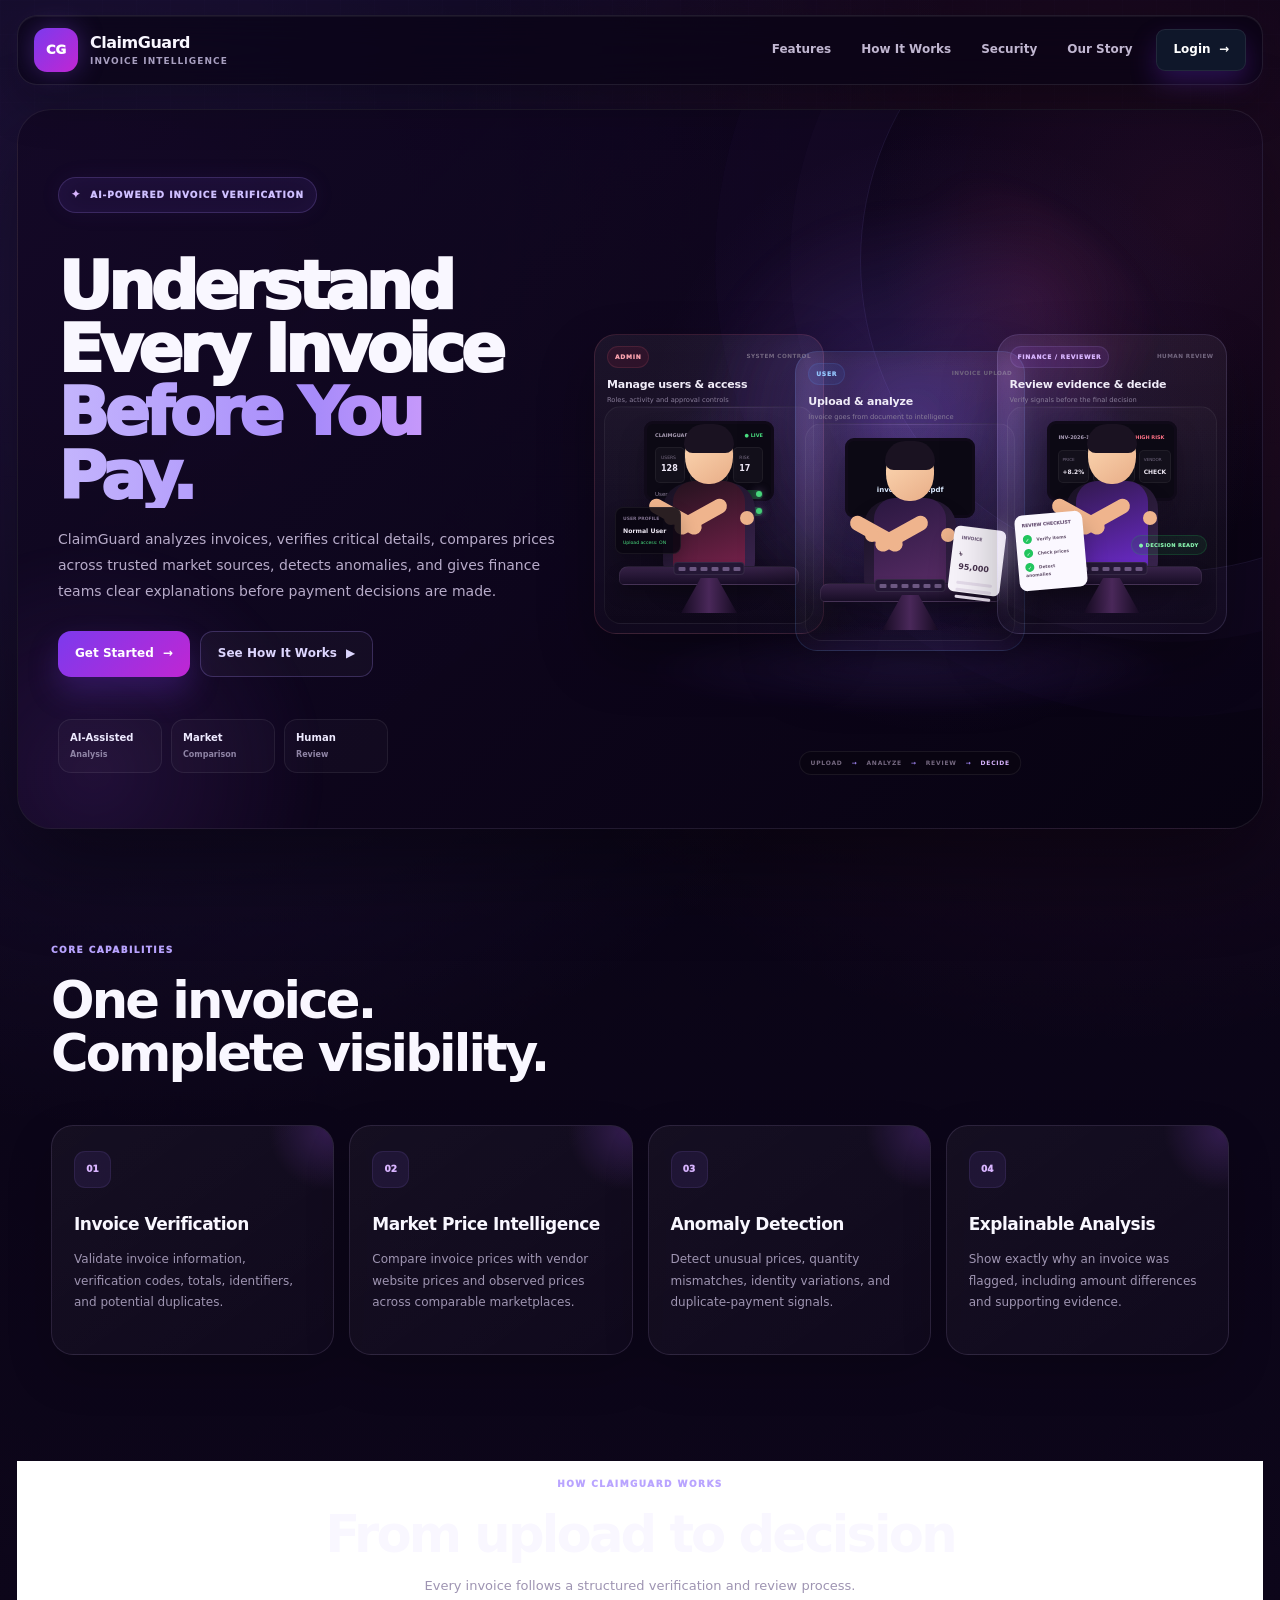
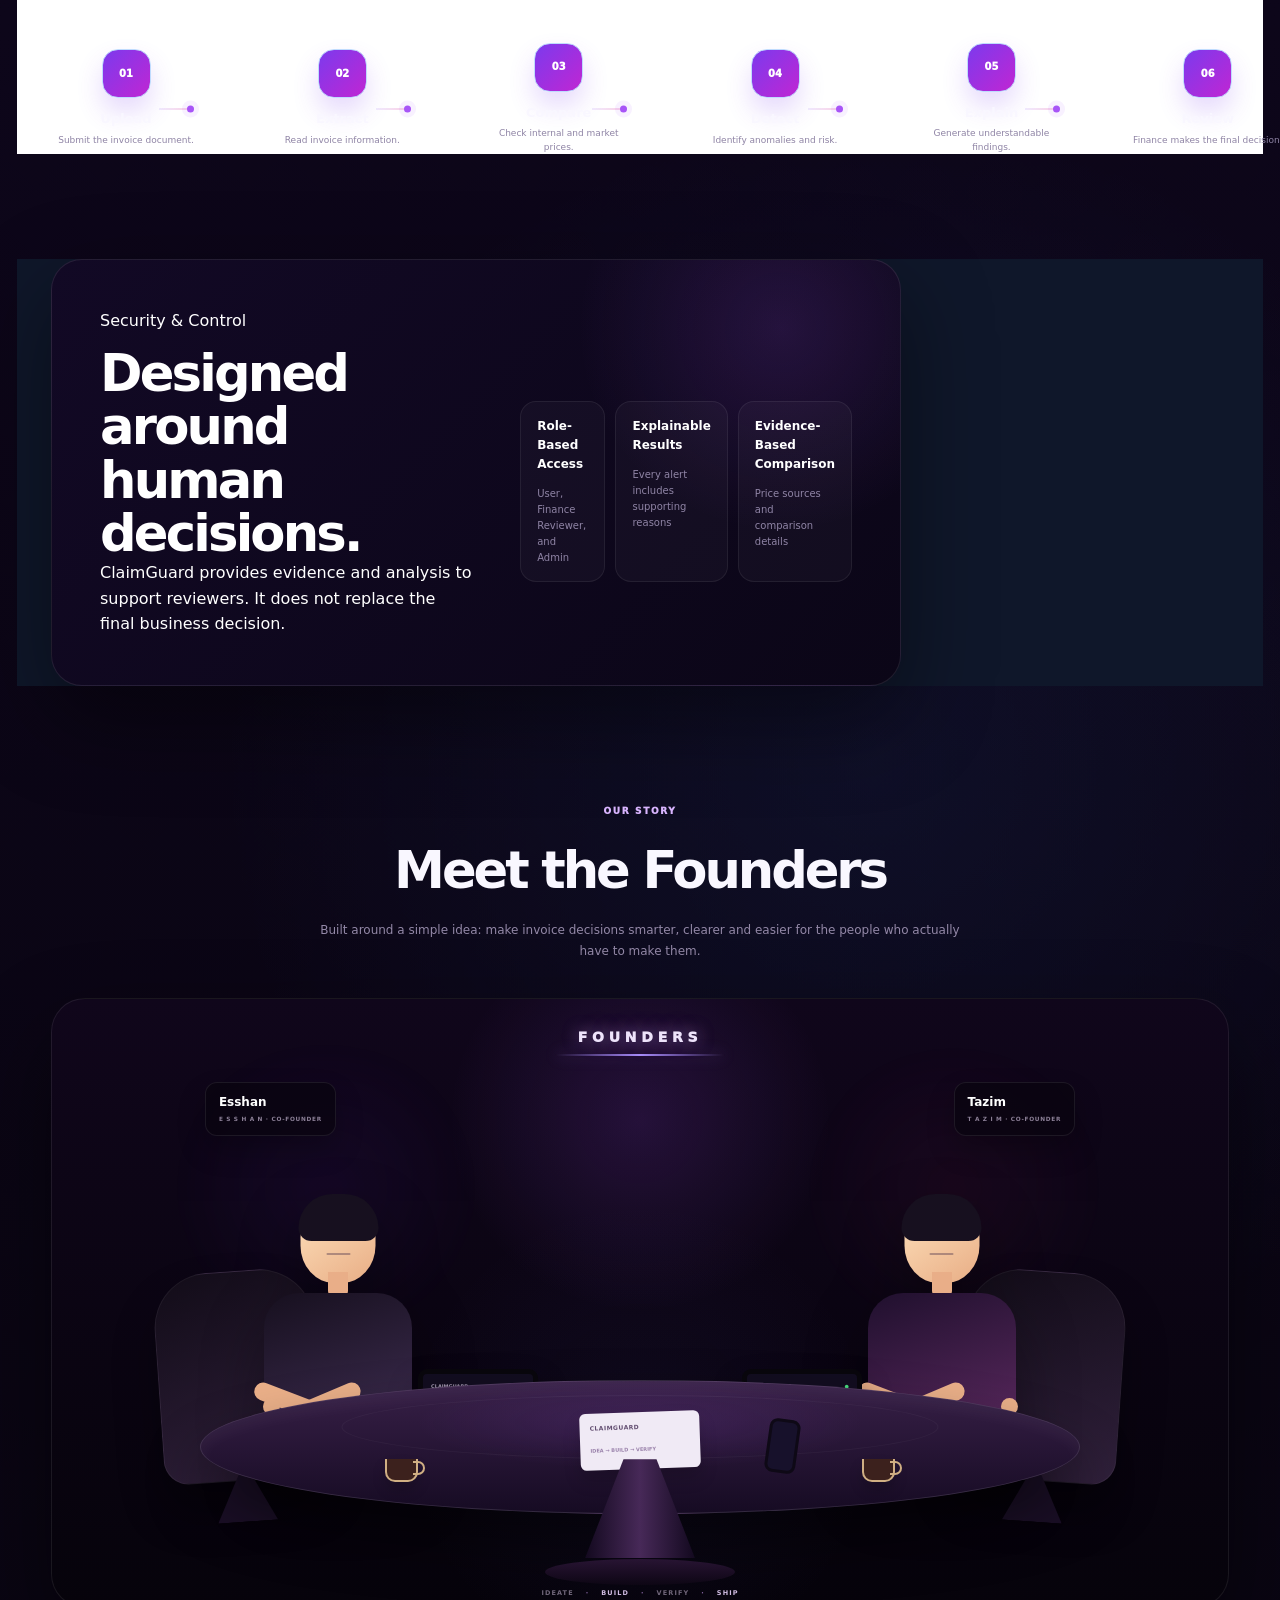
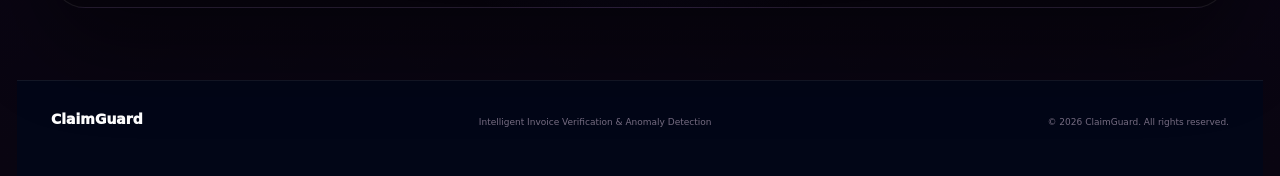
<file: frontend/index.html>
<!DOCTYPE html>
<html lang="en">

<head>
    <meta charset="UTF-8">
    <meta name="viewport" content="width=device-width, initial-scale=1.0">

    <title>ClaimGuard | Intelligent Invoice Verification</title>

    <link rel="stylesheet" href="css/style.css">

    <style>
        :root{
            --cg-bg:#070313;
            --cg-bg-2:#0d061a;
            --cg-panel:rgba(20,11,38,.78);
            --cg-panel-2:rgba(31,17,54,.78);
            --cg-line:rgba(211,184,255,.13);
            --cg-white:#f9f7ff;
            --cg-muted:#b9afd0;
            --cg-purple:#8b5cf6;
            --cg-purple-2:#a855f7;
            --cg-violet:#6d4aff;
            --cg-pink:#ec4899;
            --cg-cyan:#67e8f9;
            --cg-green:#37e49a;
            --cg-red:#fb7185;
            --cg-shadow:0 32px 90px rgba(0,0,0,.42);
        }

        *{box-sizing:border-box}

        html{scroll-behavior:smooth}

        body{
            margin:0;
            color:var(--cg-white);
            background:
                radial-gradient(circle at 10% 8%,rgba(139,92,246,.18),transparent 26%),
                radial-gradient(circle at 86% 10%,rgba(236,72,153,.13),transparent 22%),
                radial-gradient(circle at 68% 70%,rgba(59,130,246,.08),transparent 26%),
                linear-gradient(180deg,var(--cg-bg),var(--cg-bg-2) 48%,#090511);
            font-family:Inter,ui-sans-serif,system-ui,-apple-system,BlinkMacSystemFont,"Segoe UI",sans-serif;
            overflow-x:hidden;
        }

        body::before{
            content:"";
            position:fixed;
            inset:0;
            pointer-events:none;
            opacity:.24;
            background-image:
                linear-gradient(rgba(196,181,253,.06) 1px,transparent 1px),
                linear-gradient(90deg,rgba(196,181,253,.06) 1px,transparent 1px);
            background-size:34px 34px;
            mask-image:linear-gradient(to bottom,black,transparent 80%);
            z-index:-5;
        }

        a{text-decoration:none}

        .cg-shell{
            width:min(1360px,calc(100% - 34px));
            margin:0 auto;
        }

        /* ================= NAVBAR ================= */

        .navbar{
            position:sticky;
            top:15px;
            z-index:100;
            width:min(1250px,100%);
            margin:15px auto 0;
            padding:12px 16px;
            display:flex;
            align-items:center;
            justify-content:space-between;
            gap:20px;
            border:1px solid rgba(255,255,255,.09);
            border-radius:20px;
            background:rgba(9,4,20,.70);
            backdrop-filter:blur(22px);
            box-shadow:0 18px 45px rgba(0,0,0,.26),inset 0 1px 0 rgba(255,255,255,.05);
        }

        .brand{
            display:flex;
            align-items:center;
            gap:12px;
        }

        .brand-icon{
            width:44px;
            height:44px;
            display:grid;
            place-items:center;
            border-radius:13px;
            color:#fff;
            font-size:13px;
            font-weight:950;
            background:linear-gradient(135deg,#7c3aed,#c026d3);
            box-shadow:0 0 26px rgba(139,92,246,.34);
            position:relative;
            overflow:hidden;
        }

        .brand-icon::after{
            content:"";
            position:absolute;
            width:25px;
            height:80px;
            top:-18px;
            left:-38px;
            transform:rotate(28deg);
            background:linear-gradient(90deg,transparent,rgba(255,255,255,.25),transparent);
            animation:brandSweep 4.8s infinite;
        }

        .brand-text{
            display:flex;
            flex-direction:column;
            line-height:1;
        }

        .brand-text h2{
            margin:0 0 5px;
            font-size:16px;
            letter-spacing:-.03em;
        }

        .brand-text span{
            font-size:9px;
            color:#a89fc0;
            letter-spacing:.12em;
            text-transform:uppercase;
            font-weight:800;
        }

        .nav-links{
            display:flex;
            align-items:center;
            justify-content:flex-end;
            gap:6px;
        }

        .nav-links a{
            position:relative;
            padding:10px 12px;
            border-radius:11px;
            color:#c1b7d1;
            font-size:12px;
            font-weight:850;
            transition:.25s ease;
        }

        .nav-links a:hover{
            color:#fff;
            background:rgba(139,92,246,.10);
        }

        .nav-login{
            margin-left:6px;
            color:#fff !important;
            padding:10px 16px !important;
            background:linear-gradient(135deg,#7c3aed,#a855f7);
            border:1px solid rgba(255,255,255,.08);
            box-shadow:0 12px 26px rgba(124,58,237,.26);
        }

        .nav-login:hover{
            transform:translateY(-2px);
            box-shadow:0 18px 32px rgba(124,58,237,.34);
        }

        /* ================= HERO ================= */

        .hero{
            width:min(1250px,100%);
            min-height:720px;
            margin:24px auto 0;
            position:relative;
            display:grid;
            grid-template-columns:minmax(0,.9fr) minmax(0,1.1fr);
            align-items:center;
            gap:22px;
            padding:58px 36px 46px;
            overflow:hidden;
            border:1px solid rgba(255,255,255,.08);
            border-radius:34px;
            background:
                radial-gradient(circle at 75% 45%,rgba(139,92,246,.11),transparent 30%),
                radial-gradient(circle at 94% 15%,rgba(236,72,153,.08),transparent 24%),
                linear-gradient(135deg,rgba(19,8,37,.93),rgba(7,3,17,.92));
            box-shadow:var(--cg-shadow);
        }

        .hero::before{
            content:"";
            position:absolute;
            width:620px;
            height:620px;
            right:-220px;
            top:-160px;
            border-radius:50%;
            border:1px solid rgba(167,139,250,.11);
            box-shadow:0 0 0 70px rgba(139,92,246,.018),0 0 0 145px rgba(139,92,246,.014);
            animation:slowOrbit 18s linear infinite;
        }

        .hero::after{
            content:"";
            position:absolute;
            left:-170px;
            bottom:-190px;
            width:490px;
            height:490px;
            border-radius:50%;
            background:radial-gradient(circle,rgba(168,85,247,.12),transparent 67%);
            filter:blur(8px);
            pointer-events:none;
        }

        .hero-content{
            position:relative;
            z-index:5;
            padding-left:4px;
            animation:contentIn .8s ease both;
        }

        .badge{
            width:max-content;
            display:inline-flex;
            align-items:center;
            gap:9px;
            padding:8px 12px;
            border-radius:999px;
            border:1px solid rgba(167,139,250,.22);
            background:rgba(139,92,246,.08);
            color:#cebfff;
            font-size:9px;
            font-weight:950;
            letter-spacing:.11em;
            text-transform:uppercase;
            box-shadow:inset 0 0 24px rgba(139,92,246,.05),0 0 24px rgba(139,92,246,.06);
        }

        .badge::before{
            content:"✦";
            color:#d8b4fe;
            font-size:11px;
            animation:twinkle 1.7s ease-in-out infinite;
        }

        .hero h1{
            margin:20px 0 18px;
            max-width:660px;
            font-size:clamp(47px,5.2vw,80px);
            line-height:.95;
            letter-spacing:-.068em;
            font-weight:950;
        }

        .hero h1 span{
            display:block;
            color:transparent;
            background:linear-gradient(90deg,#c4b5fd,#a78bfa,#f0abfc);
            -webkit-background-clip:text;
            background-clip:text;
        }

        .hero-content > p{
            max-width:580px;
            margin:0;
            color:#b7abc9;
            font-size:14px;
            line-height:1.86;
        }

        .hero-buttons{
            margin-top:27px;
            display:flex;
            flex-wrap:wrap;
            gap:10px;
        }

        .btn-primary,
        .btn-secondary{
            display:inline-flex;
            align-items:center;
            justify-content:center;
            gap:9px;
            min-height:46px;
            padding:0 17px;
            border-radius:13px;
            font-size:12px;
            font-weight:900;
            transition:.25s ease;
        }

        .btn-primary{
            color:#fff;
            background:linear-gradient(135deg,#7c3aed,#c026d3);
            box-shadow:0 15px 30px rgba(124,58,237,.25);
        }

        .btn-primary:hover{
            transform:translateY(-3px);
            box-shadow:0 22px 38px rgba(124,58,237,.34);
        }

        .btn-secondary{
            color:#ddd6fe;
            border:1px solid rgba(167,139,250,.25);
            background:rgba(255,255,255,.03);
        }

        .btn-secondary:hover{
            transform:translateY(-3px);
            background:rgba(139,92,246,.08);
        }

        .trust-row{
            display:flex;
            flex-wrap:wrap;
            gap:9px;
            margin-top:27px;
        }

        .trust-row > div{
            min-width:104px;
            padding:10px 11px;
            border:1px solid rgba(255,255,255,.07);
            border-radius:13px;
            background:rgba(255,255,255,.025);
        }

        .trust-row strong,
        .trust-row span{
            display:block;
        }

        .trust-row strong{
            margin-bottom:3px;
            color:#eeeaff;
            font-size:10px;
        }

        .trust-row span{
            color:#8f84a5;
            font-size:8px;
            font-weight:800;
        }

        /* ================= THREE CHARACTER STAGE ================= */

        .dashboard-preview{
            display:none !important;
        }

        .character-stage{
            position:relative;
            z-index:4;
            height:620px;
            min-width:0;
            animation:stageIn 1s .12s ease both;
        }

        .stage-glow{
            position:absolute;
            left:50%;
            top:47%;
            width:540px;
            height:540px;
            transform:translate(-50%,-50%);
            border-radius:50%;
            background:
                radial-gradient(circle,rgba(139,92,246,.17),transparent 57%),
                radial-gradient(circle at 25% 25%,rgba(236,72,153,.08),transparent 32%);
            filter:blur(14px);
            animation:breathe 5s ease-in-out infinite;
        }

        .role-card{
            position:absolute;
            z-index:30;
            display:flex;
            align-items:center;
            gap:9px;
            padding:9px 11px;
            border-radius:15px;
            border:1px solid rgba(255,255,255,.10);
            backdrop-filter:blur(14px);
            box-shadow:0 14px 35px rgba(0,0,0,.22);
            font-size:9px;
            font-weight:900;
            color:#fff;
        }

        .role-card b{
            display:block;
            font-size:11px;
            margin-bottom:2px;
        }

        .role-card span{
            display:block;
            color:#c6bbd7;
            font-size:7px;
            font-weight:750;
        }

        .role-dot{
            width:27px;
            height:27px;
            display:grid;
            place-items:center;
            border-radius:9px;
            font-size:10px;
            background:rgba(255,255,255,.08);
        }

        .role-admin{
            top:34px;
            left:3%;
            border-color:rgba(251,113,133,.26);
            background:linear-gradient(135deg,rgba(78,20,40,.78),rgba(26,9,22,.78));
            animation:cardFloat 4.4s ease-in-out infinite;
        }

        .role-admin .role-dot{color:#fda4af;box-shadow:0 0 18px rgba(251,113,133,.25)}

        .role-user{
            top:20px;
            left:38%;
            border-color:rgba(96,165,250,.24);
            background:linear-gradient(135deg,rgba(25,36,72,.8),rgba(10,13,33,.8));
            animation:cardFloat 4.8s 1s ease-in-out infinite;
        }

        .role-user .role-dot{color:#93c5fd;box-shadow:0 0 18px rgba(59,130,246,.23)}

        .role-finance{
            top:38px;
            right:1%;
            border-color:rgba(196,181,253,.25);
            background:linear-gradient(135deg,rgba(53,30,88,.8),rgba(18,8,35,.8));
            animation:cardFloat 4.9s .4s ease-in-out infinite;
        }

        .role-finance .role-dot{color:#d8b4fe;box-shadow:0 0 18px rgba(168,85,247,.30)}

        .float-hud{
            position:absolute;
            z-index:26;
            padding:9px 11px;
            border:1px solid rgba(255,255,255,.09);
            border-radius:13px;
            background:rgba(12,6,25,.68);
            backdrop-filter:blur(12px);
            box-shadow:0 14px 36px rgba(0,0,0,.24);
            color:#ddd6fe;
            font-size:8px;
            line-height:1.45;
            font-weight:800;
        }

        .hud-a{
            left:1%;
            top:170px;
            animation:floatSmall 5.4s ease-in-out infinite;
        }

        .hud-a b{color:#a7f3d0}

        .hud-b{
            right:1%;
            top:190px;
            animation:floatSmall 5s 1s ease-in-out infinite;
        }

        .hud-b b{color:#67e8f9}

        .hud-c{
            left:8%;
            bottom:130px;
            animation:floatSmall 5.2s .6s ease-in-out infinite;
        }

        .hud-c b{color:#f0abfc}

        .hud-d{
            right:5%;
            bottom:120px;
            animation:floatSmall 5.1s .2s ease-in-out infinite;
        }

        .hud-d b{color:#fbbf24}

        .paper{
            position:absolute;
            z-index:7;
            width:72px;
            height:88px;
            padding:9px;
            border-radius:9px;
            background:#fbf8ff;
            box-shadow:0 18px 34px rgba(0,0,0,.24);
        }

        .paper::before{
            content:"INVOICE";
            display:block;
            margin-bottom:9px;
            color:#7b6e8e;
            font-size:6px;
            font-weight:950;
            letter-spacing:.14em;
        }

        .paper .l{
            height:5px;
            border-radius:5px;
            margin-bottom:6px;
            background:#e9e2f4;
        }

        .paper .l.short{width:63%}

        .paper .sum{
            width:69%;
            height:9px;
            margin-top:10px;
            border-radius:5px;
            background:linear-gradient(90deg,#8b5cf6,#c026d3);
        }

        .paper.p1{left:20%;top:107px;transform:rotate(-11deg);animation:paperFloat 6s ease-in-out infinite;}
        .paper.p2{right:20%;top:120px;transform:rotate(8deg);animation:paperFloat 6.3s 1s ease-in-out infinite;}
        .paper.p3{left:27%;bottom:170px;transform:rotate(7deg);animation:paperFloat 6.1s .35s ease-in-out infinite;}
        .paper.p4{right:27%;bottom:184px;transform:rotate(-8deg);animation:paperFloat 5.8s .8s ease-in-out infinite;}

        .character{
            position:absolute;
            width:148px;
            height:330px;
            z-index:15;
            transform-origin:center bottom;
        }

        .character.admin{
            left:5%;
            top:160px;
            animation:characterBob 4.2s ease-in-out infinite;
        }

        .character.user{
            left:38%;
            top:192px;
            animation:characterBob 4.5s .4s ease-in-out infinite;
        }

        .character.finance{
            right:5%;
            top:160px;
            animation:characterBob 4.3s .8s ease-in-out infinite;
        }

        .character .shadow{
            position:absolute;
            left:50%;
            bottom:0;
            width:122px;
            height:20px;
            transform:translateX(-50%);
            border-radius:50%;
            background:rgba(0,0,0,.37);
            filter:blur(7px);
        }

        .head{
            position:absolute;
            left:50%;
            top:0;
            width:74px;
            height:80px;
            transform:translateX(-50%);
            border-radius:44% 44% 46% 46%;
            background:#ffd1ad;
            box-shadow:inset 0 -7px 0 rgba(0,0,0,.03);
        }

        .hair{
            position:absolute;
            left:50%;
            top:-6px;
            width:74px;
            height:42px;
            transform:translateX(-50%);
            border-radius:39px 39px 17px 17px;
            background:#251a35;
        }

        .glasses{
            position:absolute;
            top:34px;
            left:50%;
            width:59px;
            height:23px;
            transform:translateX(-50%);
        }

        .glasses::before,
        .glasses::after{
            content:"";
            position:absolute;
            top:2px;
            width:25px;
            height:17px;
            border:2px solid #433452;
            border-radius:7px;
            background:rgba(255,255,255,.06);
        }

        .glasses::before{left:0}
        .glasses::after{right:0}

        .glasses i{
            position:absolute;
            left:50%;
            top:9px;
            width:10px;
            height:2px;
            transform:translateX(-50%);
            background:#433452;
        }

        .eye{
            position:absolute;
            top:39px;
            width:6px;
            height:6px;
            border-radius:50%;
            background:#2a2034;
        }

        .eye.l{left:21px}
        .eye.r{right:21px}

        .smile{
            position:absolute;
            left:50%;
            top:53px;
            width:18px;
            height:8px;
            transform:translateX(-50%);
            border-bottom:2px solid #ad6959;
            border-radius:0 0 15px 15px;
        }

        .body{
            position:absolute;
            left:50%;
            top:71px;
            width:88px;
            height:135px;
            transform:translateX(-50%);
            border-radius:24px 24px 20px 20px;
            box-shadow:0 18px 30px rgba(0,0,0,.18);
        }

        .admin .body{
            background:linear-gradient(160deg,#7f1d3c,#e11d48);
        }

        .user .body{
            background:linear-gradient(160deg,#1d4ed8,#4338ca);
            border-radius:28px 28px 19px 19px;
        }

        .finance .body{
            background:linear-gradient(160deg,#6d28d9,#a855f7);
        }

        .shirt{
            position:absolute;
            left:50%;
            top:0;
            width:65px;
            height:36px;
            transform:translateX(-50%);
            border-radius:15px 15px 19px 19px;
            background:#fff;
        }

        .tie{
            position:absolute;
            left:50%;
            top:21px;
            width:15px;
            height:38px;
            transform:translateX(-50%);
            clip-path:polygon(31% 0,69% 0,100% 35%,64% 100%,36% 100%,0 35%);
            background:#f43f5e;
        }

        .user .shirt{
            left:15px;
            top:17px;
            width:59px;
            height:28px;
            background:rgba(255,255,255,.14);
            border-radius:15px;
            z-index:2;
        }

        .user .cg-mark{
            position:absolute;
            left:14px;
            top:15px;
            z-index:4;
            color:#fff;
            font-size:10px;
            font-weight:950;
        }

        .admin .cg-mark,
        .finance .cg-mark{
            position:absolute;
            left:50%;
            top:48px;
            transform:translateX(-50%);
            z-index:3;
            color:rgba(255,255,255,.86);
            font-size:8px;
            font-weight:950;
        }

        .arm{
            position:absolute;
            top:91px;
            width:20px;
            height:91px;
            border-radius:20px;
            background:#ffc69e;
            z-index:-1;
            transform-origin:top center;
        }

        .arm.l{left:-7px;transform:rotate(11deg)}
        .arm.r{right:-7px;transform:rotate(-15deg)}
        .finance .arm.r{animation:signMotion 3.8s ease-in-out infinite}

        .hand{
            position:absolute;
            left:50%;
            bottom:-11px;
            width:22px;
            height:22px;
            transform:translateX(-50%);
            border-radius:50%;
            background:#ffc69e;
        }

        .leg{
            position:absolute;
            top:188px;
            width:27px;
            height:104px;
            border-radius:16px;
            background:#1a1530;
        }

        .leg.l{left:42px}
        .leg.r{right:42px}

        .shoe{
            position:absolute;
            bottom:-8px;
            width:39px;
            height:18px;
            border-radius:15px 15px 9px 9px;
            background:#0a0715;
        }

        .leg.l .shoe{left:-5px}
        .leg.r .shoe{right:-5px}

        /* ADMIN PROPS */
        .admin .tablet{
            position:absolute;
            top:135px;
            right:-21px;
            z-index:12;
            width:55px;
            height:67px;
            border-radius:9px;
            border:4px solid #171127;
            background:linear-gradient(180deg,#18132a,#332060);
            box-shadow:0 15px 25px rgba(0,0,0,.24);
            transform:rotate(-7deg);
        }

        .admin .tablet::after{
            content:"USERS\nROLE";
            position:absolute;
            inset:15px 7px;
            white-space:pre-line;
            color:#d8b4fe;
            font-size:5px;
            line-height:1.8;
            text-align:center;
            font-weight:950;
        }

        /* USER LAPTOP */
        .user .laptop{
            position:absolute;
            left:50%;
            top:153px;
            width:124px;
            height:80px;
            transform:translateX(-50%);
            z-index:18;
        }

        .laptop-screen{
            position:absolute;
            left:50%;
            top:0;
            width:88px;
            height:60px;
            transform:translateX(-50%);
            border:5px solid #101020;
            border-radius:8px 8px 4px 4px;
            background:linear-gradient(160deg,#202044,#0e132e);
            box-shadow:0 13px 26px rgba(0,0,0,.35);
        }

        .laptop-screen::after{
            content:"CG";
            position:absolute;
            left:50%;
            top:50%;
            transform:translate(-50%,-50%);
            color:#c4b5fd;
            font-size:10px;
            font-weight:950;
        }

        .laptop-base{
            position:absolute;
            left:50%;
            bottom:0;
            width:122px;
            height:22px;
            transform:translateX(-50%);
            clip-path:polygon(7% 0,93% 0,100% 65%,0 65%);
            border-radius:3px 3px 12px 12px;
            background:linear-gradient(180deg,#3d3560,#171328);
        }

        /* FINANCE PROPS */
        .finance .clipboard{
            position:absolute;
            top:144px;
            right:-17px;
            z-index:18;
            width:58px;
            height:82px;
            padding:17px 8px 8px;
            border-radius:7px;
            background:#fbf8ff;
            box-shadow:0 16px 25px rgba(0,0,0,.24);
            transform:rotate(8deg);
        }

        .finance .clipboard::before{
            content:"";
            position:absolute;
            left:18px;
            top:-7px;
            width:22px;
            height:12px;
            border:3px solid #78628f;
            border-bottom:0;
            border-radius:6px 6px 0 0;
        }

        .check{
            display:flex;
            align-items:center;
            gap:5px;
            margin-bottom:7px;
            color:#53456a;
            font-size:5px;
            font-weight:900;
        }

        .check::before{
            content:"✓";
            display:grid;
            place-items:center;
            width:10px;
            height:10px;
            border-radius:50%;
            color:#fff;
            background:#22c55e;
            font-size:6px;
        }

        /* ================= WORKFLOW HUD ================= */

        .process-hud{
            position:absolute;
            left:50%;
            bottom:28px;
            z-index:35;
            width:min(560px,92%);
            transform:translateX(-50%);
            padding:12px 13px;
            border:1px solid rgba(255,255,255,.10);
            border-radius:16px;
            background:rgba(10,5,22,.78);
            backdrop-filter:blur(15px);
            box-shadow:0 20px 45px rgba(0,0,0,.30);
        }

        .process-title{
            display:flex;
            align-items:center;
            justify-content:space-between;
            margin-bottom:9px;
        }

        .process-title span{
            color:#a89fc0;
            font-size:8px;
            font-weight:900;
            letter-spacing:.1em;
            text-transform:uppercase;
        }

        .process-title b{
            color:#d8b4fe;
            font-size:8px;
        }

        .process-row{
            display:grid;
            grid-template-columns:repeat(4,1fr);
            gap:7px;
        }

        .process-step{
            min-height:46px;
            display:flex;
            align-items:center;
            gap:7px;
            padding:7px 8px;
            border:1px solid rgba(255,255,255,.06);
            border-radius:11px;
            background:rgba(255,255,255,.025);
        }

        .process-step i{
            width:22px;
            height:22px;
            display:grid;
            place-items:center;
            border-radius:8px;
            font-style:normal;
            font-size:8px;
            color:#fff;
            background:linear-gradient(135deg,#7c3aed,#c026d3);
            box-shadow:0 7px 14px rgba(124,58,237,.22);
        }

        .process-step span{
            color:#c8bfd7;
            font-size:7px;
            font-weight:850;
            line-height:1.3;
        }

        /* ================= FEATURES ================= */

        .section{
            width:min(1250px,100%);
            margin:106px auto 0;
            padding:0 34px;
        }

        .section-heading > span,
        .security-content > span{
            display:inline-block;
            color:#b9a4ff;
            font-size:9px;
            font-weight:950;
            letter-spacing:.16em;
            text-transform:uppercase;
        }

        .section-heading h2,
        .security-content h2{
            margin:13px 0 0;
            font-size:clamp(35px,4vw,55px);
            line-height:1.04;
            letter-spacing:-.055em;
        }

        .feature-grid{
            display:grid;
            grid-template-columns:repeat(4,minmax(0,1fr));
            gap:15px;
            margin-top:34px;
        }

        .feature-card{
            position:relative;
            min-height:230px;
            padding:25px 22px;
            border:1px solid var(--cg-line);
            border-radius:22px;
            background:linear-gradient(145deg,rgba(255,255,255,.045),rgba(255,255,255,.02));
            box-shadow:0 18px 45px rgba(0,0,0,.18);
            overflow:hidden;
            transition:.3s ease;
        }

        .feature-card::after{
            content:"";
            position:absolute;
            width:120px;
            height:120px;
            right:-55px;
            top:-55px;
            border-radius:50%;
            background:radial-gradient(circle,rgba(168,85,247,.22),transparent 70%);
            transition:.35s ease;
        }

        .feature-card:hover{
            transform:translateY(-7px);
            border-color:rgba(167,139,250,.24);
            box-shadow:0 27px 55px rgba(0,0,0,.25);
        }

        .feature-card:hover::after{
            transform:scale(1.35);
        }

        .feature-number{
            display:grid;
            place-items:center;
            width:37px;
            height:37px;
            margin-bottom:23px;
            border-radius:11px;
            color:#d8b4fe;
            background:rgba(139,92,246,.10);
            border:1px solid rgba(167,139,250,.10);
            font-size:9px;
            font-weight:950;
        }

        .feature-card h3{
            margin:0 0 11px;
            font-size:17px;
            letter-spacing:-.03em;
        }

        .feature-card p{
            margin:0;
            color:#9f95b2;
            font-size:12px;
            line-height:1.78;
        }

        /* ================= WORKFLOW ================= */

        .workflow-section{
            padding-top:8px;
        }

        .section-heading.center{
            text-align:center;
        }

        .section-heading.center p{
            max-width:610px;
            margin:14px auto 0;
            color:#9e94b2;
            font-size:13px;
            line-height:1.75;
        }

        .workflow{
            display:grid;
            grid-template-columns:repeat(11,minmax(0,1fr));
            align-items:center;
            margin-top:40px;
        }

        .workflow-step{
            grid-column:span 1;
            text-align:center;
        }

        .workflow-step > span{
            width:49px;
            height:49px;
            margin:0 auto 11px;
            display:grid;
            place-items:center;
            border-radius:16px;
            color:#fff;
            background:linear-gradient(135deg,#7c3aed,#c026d3);
            box-shadow:0 14px 26px rgba(124,58,237,.19);
            font-size:10px;
            font-weight:950;
        }

        .workflow-step h3{
            margin:0 0 4px;
            font-size:13px;
        }

        .workflow-step p{
            margin:0;
            color:#8f84a5;
            font-size:9px;
            line-height:1.5;
        }

        .workflow-line{
            grid-column:span 1;
            height:2px;
            background:linear-gradient(90deg,rgba(139,92,246,.12),rgba(236,72,153,.28));
            position:relative;
        }

        .workflow-line::after{
            content:"";
            position:absolute;
            top:50%;
            right:0;
            width:7px;
            height:7px;
            transform:translateY(-50%);
            border-radius:50%;
            background:#a855f7;
            box-shadow:0 0 0 5px rgba(168,85,247,.08);
        }

        /* ================= SECURITY ================= */

        .security-section{
            margin-top:105px;
        }

        .security-content{
            display:grid;
            grid-template-columns:1.06fr .94fr;
            gap:46px;
            align-items:center;
            padding:48px;
            border:1px solid rgba(255,255,255,.09);
            border-radius:31px;
            background:
                radial-gradient(circle at 86% 16%,rgba(168,85,247,.15),transparent 25%),
                linear-gradient(135deg,#120925,#0b0617);
            box-shadow:var(--cg-shadow);
        }

        .security-content h2{color:#fff}

        .security-content > p{
            max-width:610px;
            color:#a69bb9;
            line-height:1.8;
            font-size:13px;
        }

        .security-points{
            display:grid;
            gap:10px;
        }

        .security-points > div{
            display:flex;
            flex-direction:column;
            gap:5px;
            padding:15px 16px;
            border:1px solid rgba(255,255,255,.07);
            border-radius:16px;
            background:rgba(255,255,255,.03);
            transition:.25s ease;
        }

        .security-points > div:hover{
            transform:translateX(5px);
            border-color:rgba(167,139,250,.18);
            background:rgba(139,92,246,.055);
        }

        .security-points strong{
            font-size:12px;
        }

        .security-points span{
            color:#8f84a5;
            font-size:10px;
        }

        /* ================= FOUNDERS ================= */

        .founders-section{
            width:min(1250px,100%);
            margin:116px auto 0;
            padding:0 34px;
        }

        .founders-intro{
            text-align:center;
        }

        .founders-kicker{
            color:#d8b4fe;
            font-size:9px;
            font-weight:950;
            letter-spacing:.18em;
            text-transform:uppercase;
        }

        .founders-intro h2{
            margin:12px 0 8px;
            font-size:clamp(35px,4vw,52px);
            letter-spacing:-.06em;
        }

        .founders-intro p{
            max-width:640px;
            margin:0 auto;
            color:#9388a7;
            font-size:12px;
            line-height:1.75;
        }

        .founder-room{
            position:relative;
            min-height:440px;
            margin-top:35px;
            overflow:hidden;
            border:1px solid rgba(255,255,255,.08);
            border-radius:31px;
            background:
                radial-gradient(circle at 50% 18%,rgba(168,85,247,.15),transparent 24%),
                linear-gradient(180deg,#10061f,#0a0512 76%);
            box-shadow:var(--cg-shadow);
        }

        .room-glow{
            position:absolute;
            left:50%;
            top:45%;
            width:430px;
            height:260px;
            transform:translate(-50%,-50%);
            border-radius:50%;
            background:radial-gradient(circle,rgba(168,85,247,.11),transparent 67%);
            filter:blur(12px);
        }

        .neon-word{
            position:absolute;
            left:50%;
            top:28px;
            transform:translateX(-50%);
            color:#e9d5ff;
            font-size:13px;
            font-weight:950;
            letter-spacing:.28em;
            text-shadow:0 0 16px rgba(192,132,252,.65),0 0 34px rgba(168,85,247,.25);
            animation:neonFlicker 4.5s infinite;
        }

        .founder-desk{
            position:absolute;
            left:50%;
            bottom:36px;
            width:min(820px,87%);
            height:128px;
            transform:translateX(-50%);
            border-radius:50%;
            background:
                radial-gradient(ellipse at center,rgba(102,66,137,.26),transparent 63%),
                linear-gradient(180deg,#29173c,#170d24);
            border:1px solid rgba(218,190,255,.11);
            box-shadow:
                0 28px 45px rgba(0,0,0,.38),
                inset 0 9px 18px rgba(255,255,255,.03);
        }

        .founder-desk::before{
            content:"";
            position:absolute;
            left:50%;
            top:13px;
            width:58%;
            height:60px;
            transform:translateX(-50%);
            border-radius:50%;
            border:1px solid rgba(255,255,255,.05);
            background:rgba(255,255,255,.02);
        }

        .laptop{
            position:absolute;
            z-index:15;
            bottom:89px;
            width:118px;
            height:74px;
            animation:laptopBob 4.2s ease-in-out infinite;
        }

        .laptop.f1{left:27%}
        .laptop.f2{right:27%;animation-delay:1s}

        .laptop-screen{
            position:absolute;
            left:50%;
            top:0;
            width:80px;
            height:53px;
            transform:translateX(-50%);
            border:5px solid #0a0812;
            border-radius:7px 7px 3px 3px;
            background:linear-gradient(160deg,#2d1d51,#100b20);
            box-shadow:0 12px 25px rgba(0,0,0,.38);
        }

        .laptop-screen::before{
            content:"CLAIMGUARD";
            position:absolute;
            left:9px;
            top:10px;
            color:#c4b5fd;
            font-size:5px;
            font-weight:950;
        }

        .laptop-screen::after{
            content:"ANALYZING • REVIEW • SHIP";
            position:absolute;
            left:9px;
            bottom:9px;
            color:#7dd3fc;
            font-size:4px;
            font-weight:800;
        }

        .laptop-base{
            position:absolute;
            left:50%;
            bottom:0;
            width:112px;
            height:22px;
            transform:translateX(-50%);
            clip-path:polygon(7% 0,93% 0,100% 64%,0 64%);
            background:linear-gradient(180deg,#4a3760,#1b1028);
            border-radius:3px 3px 10px 10px;
        }

        .founder{
            position:absolute;
            z-index:14;
            bottom:70px;
            width:175px;
            height:260px;
            animation:founderBob 4s ease-in-out infinite;
        }

        .founder.ishan{left:17%}
        .founder.tazim{right:17%;animation-delay:.8s}

        .founder .f-head{
            position:absolute;
            left:50%;
            top:0;
            width:66px;
            height:73px;
            transform:translateX(-50%);
            border-radius:45%;
            background:#f6c49e;
        }

        .founder .f-hair{
            position:absolute;
            left:50%;
            top:-6px;
            width:70px;
            height:41px;
            transform:translateX(-50%);
            border-radius:40px 40px 15px 15px;
            background:#16101f;
        }

        .founder .f-body{
            position:absolute;
            left:50%;
            top:65px;
            width:102px;
            height:130px;
            transform:translateX(-50%);
            border-radius:27px 27px 18px 18px;
            background:linear-gradient(160deg,#241433,#3b2154);
            box-shadow:0 17px 26px rgba(0,0,0,.3);
        }

        .founder.tazim .f-body{
            background:linear-gradient(160deg,#251538,#53225d);
        }

        .founder .f-arm{
            position:absolute;
            top:91px;
            width:21px;
            height:90px;
            border-radius:20px;
            background:#f1bc95;
            transform-origin:top center;
        }

        .founder .f-arm.l{left:19px;transform:rotate(62deg)}
        .founder .f-arm.r{right:19px;transform:rotate(-62deg)}

        .founder .f-leg{
            position:absolute;
            top:182px;
            width:29px;
            height:78px;
            border-radius:17px;
            background:#15101d;
        }

        .founder .f-leg.l{left:59px}
        .founder .f-leg.r{right:59px}

        .founder-tag{
            position:absolute;
            z-index:30;
            top:107px;
            padding:9px 13px;
            border-radius:11px;
            border:1px solid rgba(255,255,255,.08);
            background:rgba(9,5,16,.73);
            box-shadow:0 10px 25px rgba(0,0,0,.27);
        }

        .founder-tag b{
            display:block;
            font-size:11px;
            color:#fff;
        }

        .founder-tag span{
            display:block;
            margin-top:2px;
            color:#9e94ae;
            font-size:7px;
            font-weight:800;
            letter-spacing:.09em;
            text-transform:uppercase;
        }

        .tag-ishan{left:12%}
        .tag-tazim{right:12%}

        .coffee{
            position:absolute;
            z-index:25;
            width:25px;
            height:19px;
            bottom:99px;
            border:2px solid #c7a47d;
            border-top:0;
            border-radius:0 0 9px 9px;
            background:#38221b;
        }

        .coffee::after{
            content:"";
            position:absolute;
            right:-7px;
            top:2px;
            width:8px;
            height:9px;
            border:2px solid #c7a47d;
            border-left:0;
            border-radius:0 8px 8px 0;
        }

        .coffee.one{left:31%}
        .coffee.two{right:31%}

        .smoke{
            position:absolute;
            z-index:26;
            bottom:117px;
            width:13px;
            height:60px;
            opacity:.55;
        }

        .smoke.one{left:30.8%}
        .smoke.two{right:30.8%}

        .smoke::before,
        .smoke::after{
            content:"";
            position:absolute;
            width:14px;
            height:14px;
            border-radius:50%;
            border:2px solid rgba(235,225,241,.5);
            filter:blur(.2px);
            animation:smokeRise 3s ease-out infinite;
        }

        .smoke::before{left:0;bottom:2px}
        .smoke::after{left:6px;bottom:20px;animation-delay:1.1s}

        .founder-note{
            position:absolute;
            bottom:21px;
            left:50%;
            transform:translateX(-50%);
            color:#786b86;
            font-size:8px;
            letter-spacing:.08em;
            text-transform:uppercase;
            font-weight:850;
            white-space:nowrap;
        }

        /* ================= FOOTER ================= */

        footer{
            width:min(1250px,100%);
            margin:72px auto 0;
            padding:27px 34px 40px;
            display:flex;
            align-items:center;
            justify-content:space-between;
            gap:18px;
            border-top:1px solid rgba(255,255,255,.07);
        }

        .footer-brand{
            font-size:14px;
            font-weight:950;
        }

        footer p,
        footer > span{
            margin:0;
            color:#776d83;
            font-size:9px;
        }

        /* ================= ANIMATIONS ================= */

        @keyframes contentIn{
            from{opacity:0;transform:translateY(24px)}
            to{opacity:1;transform:none}
        }

        @keyframes stageIn{
            from{opacity:0;transform:scale(.97) translateY(18px)}
            to{opacity:1;transform:none}
        }

        @keyframes characterBob{
            0%,100%{transform:translateY(0) rotate(0deg)}
            50%{transform:translateY(-8px) rotate(-1deg)}
        }

        @keyframes founderBob{
            0%,100%{transform:translateY(0)}
            50%{transform:translateY(-4px)}
        }

        @keyframes paperFloat{
            0%,100%{margin-top:0}
            50%{margin-top:-13px}
        }

        @keyframes floatSmall{
            0%,100%{transform:translateY(0)}
            50%{transform:translateY(-8px)}
        }

        @keyframes cardFloat{
            0%,100%{transform:translateY(0)}
            50%{transform:translateY(-7px)}
        }

        @keyframes breathe{
            0%,100%{transform:translate(-50%,-50%) scale(.96);opacity:.76}
            50%{transform:translate(-50%,-50%) scale(1.05);opacity:1}
        }

        @keyframes slowOrbit{
            from{transform:rotate(0deg)}
            to{transform:rotate(360deg)}
        }

        @keyframes twinkle{
            0%,100%{opacity:.65;transform:scale(.9) rotate(0)}
            50%{opacity:1;transform:scale(1.1) rotate(12deg)}
        }

        @keyframes brandSweep{
            0%{left:-40px}
            42%,100%{left:70px}
        }

        @keyframes neonFlicker{
            0%,100%{opacity:1}
            48%{opacity:.82}
            50%{opacity:1}
            62%{opacity:.66}
            64%{opacity:1}
        }

        @keyframes laptopBob{
            0%,100%{transform:translateY(0)}
            50%{transform:translateY(-3px)}
        }

        @keyframes signMotion{
            0%,100%{transform:rotate(-15deg)}
            50%{transform:rotate(-7deg)}
        }

        @keyframes smokeRise{
            0%{opacity:0;transform:translate(0,16px) scale(.55)}
            30%{opacity:.7}
            100%{opacity:0;transform:translate(10px,-42px) scale(1.25)}
        }

        /* ================= RESPONSIVE ================= */

        @media (max-width:1120px){
            .hero{
                grid-template-columns:1fr;
                padding-top:48px;
            }

            .hero-content{
                text-align:center;
            }

            .badge{
                margin-inline:auto;
            }

            .hero-content > p{
                margin-inline:auto;
            }

            .hero-buttons,
            .trust-row{
                justify-content:center;
            }

            .character-stage{
                min-height:635px;
            }

            .feature-grid{
                grid-template-columns:repeat(2,minmax(0,1fr));
            }

            .security-content{
                grid-template-columns:1fr;
            }
        }

        @media (max-width:900px){
            .navbar{
                position:relative;
                top:0;
                flex-direction:column;
                align-items:stretch;
            }

            .nav-links{
                justify-content:flex-start;
                flex-wrap:wrap;
            }

            .workflow{
                grid-template-columns:1fr;
                gap:16px;
            }

            .workflow-step{
                grid-column:auto;
            }

            .workflow-line{
                grid-column:auto;
                width:2px;
                height:22px;
                margin:0 auto;
                background:linear-gradient(180deg,rgba(139,92,246,.12),rgba(236,72,153,.28));
            }

            .workflow-line::after{
                top:auto;
                right:auto;
                left:50%;
                bottom:0;
                transform:translateX(-50%);
            }

            footer{
                flex-direction:column;
                align-items:flex-start;
            }
        }

        @media (max-width:700px){
            .hero{
                padding:36px 17px 28px;
                border-radius:26px;
            }

            .hero h1{
                font-size:46px;
            }

            .character-stage{
                height:710px;
                transform:scale(.88);
                transform-origin:top center;
                margin-bottom:-72px;
            }

            .role-admin{left:-1%}
            .role-finance{right:-1%}
            .role-user{left:31%}

            .founders-section{
                padding:0 10px;
            }

            .founder-room{
                min-height:520px;
            }

            .founder.ishan{left:7%}
            .founder.tazim{right:7%}
            .tag-ishan{left:4%}
            .tag-tazim{right:4%}

            .laptop.f1{left:21%}
            .laptop.f2{right:21%}
        }

        @media (max-width:560px){
            .feature-grid{
                grid-template-columns:1fr;
            }

            .section,
            .founders-section{
                padding:0 12px;
            }

            .character-stage{
                transform:scale(.72);
                height:690px;
                margin-bottom:-160px;
            }

            .role-user{
                left:30%;
            }

            .role-admin{
                top:25px;
                left:-6%;
            }

            .role-finance{
                top:25px;
                right:-6%;
            }

            .float-hud{
                display:none;
            }

            .process-row{
                grid-template-columns:repeat(2,1fr);
            }

            .founder-room{
                min-height:610px;
            }

            .founder.ishan{
                left:50%;
                transform:translateX(-88%) scale(.83);
                bottom:145px;
            }

            .founder.tazim{
                right:auto;
                left:50%;
                transform:translateX(-8%) scale(.83);
                bottom:145px;
            }

            .laptop.f1{
                left:23%;
                bottom:96px;
            }

            .laptop.f2{
                right:23%;
                bottom:96px;
            }

            .coffee.one{left:27%}
            .coffee.two{right:27%}
            .smoke.one{left:26.6%}
            .smoke.two{right:26.6%}

            .tag-ishan{left:6%;top:90px}
            .tag-tazim{right:6%;top:90px}
        }

        @media (prefers-reduced-motion:reduce){
            *,*::before,*::after{
                animation-duration:.01ms !important;
                animation-iteration-count:1 !important;
                scroll-behavior:auto !important;
            }
        }
    </style>

<style>
/* ===== refined index visual layer: intentionally scoped to new artwork ===== */

.refined-stage{
    height:560px;
    min-height:560px;
    margin-top:6px;
}

.refined-stage .stage-glow{
    width:500px;
    height:500px;
    top:48%;
    opacity:.72;
}

.stage-grid{
    position:absolute;
    inset:70px 6% 92px;
    border-radius:30px;
    border:1px solid rgba(196,181,253,.05);
    background:
        linear-gradient(rgba(167,139,250,.028) 1px,transparent 1px),
        linear-gradient(90deg,rgba(167,139,250,.028) 1px,transparent 1px);
    background-size:24px 24px;
    mask-image:linear-gradient(to bottom,transparent 0,#000 15%,#000 82%,transparent 100%);
}

.refined-role{
    z-index:40;
    padding:8px 10px;
    min-width:145px;
    gap:8px;
    border-radius:13px;
}

.refined-role b{font-size:10px}
.refined-role span{font-size:6.8px}

.refined-role .role-dot{
    width:24px;
    height:24px;
    border-radius:8px;
    font-size:9px;
}

.refined-stage .role-admin{left:1%;top:48px}
.refined-stage .role-user{left:50%;top:22px;transform:translateX(-50%)}
.refined-stage .role-finance{right:1%;top:48px}

.signal-chip{
    position:absolute;
    z-index:35;
    padding:6px 8px;
    border-radius:999px;
    border:1px solid rgba(255,255,255,.08);
    background:rgba(11,6,22,.72);
    color:#8f84a5;
    font-size:7px;
    font-weight:850;
    letter-spacing:.06em;
    box-shadow:0 10px 22px rgba(0,0,0,.18);
    backdrop-filter:blur(10px);
    animation:floatSmall 5s ease-in-out infinite;
}

.signal-chip b{
    color:#d8b4fe;
    margin-left:4px;
}

.chip-a{left:11%;top:142px}
.chip-b{right:12%;top:145px;animation-delay:.7s}
.chip-c{right:16%;bottom:180px;animation-delay:1.2s}

.refined-paper{
    width:52px;
    height:66px;
    padding:8px;
    border-radius:7px;
    opacity:.9;
}

.refined-paper::before{font-size:5px;margin-bottom:7px}
.refined-paper .l{height:4px;margin-bottom:5px}
.refined-paper .sum{height:7px;margin-top:8px}

.refined-stage .p1{left:20%;top:126px}
.refined-stage .p2{right:20%;top:122px}

.refined-character{
    position:absolute;
    z-index:20;
    width:118px;
    height:235px;
    filter:drop-shadow(0 22px 25px rgba(0,0,0,.24));
}

.character-svg{
    width:100%;
    height:100%;
    overflow:visible;
}

.refined-admin{
    left:8%;
    top:198px;
    animation:refinedBob 4.5s ease-in-out infinite;
}

.refined-user{
    left:50%;
    top:210px;
    transform:translateX(-50%);
    animation:refinedBobCenter 4.7s .3s ease-in-out infinite;
}

.refined-finance{
    right:8%;
    top:198px;
    animation:refinedBob 4.6s .8s ease-in-out infinite;
}

.refined-process{
    bottom:13px;
    width:min(560px,92%);
    padding:9px 11px;
    border-radius:14px;
}

.refined-process .process-step{
    min-height:39px;
    padding:6px 7px;
}

.refined-process .process-step i{
    width:19px;
    height:19px;
    border-radius:6px;
    font-size:7px;
}

.refined-process .process-step span{font-size:6.5px}

/* ===== founders refinement ===== */

.refined-founders{margin-top:118px}

.refined-room{
    min-height:500px;
    margin-top:34px;
    border-radius:31px;
    position:relative;
    overflow:hidden;
    background:
        radial-gradient(circle at 50% 25%,rgba(168,85,247,.13),transparent 26%),
        linear-gradient(180deg,#11071e 0%,#08040e 76%);
}

.room-backlight{
    position:absolute;
    left:50%;
    top:60px;
    width:680px;
    height:290px;
    transform:translateX(-50%);
    border-radius:50%;
    background:radial-gradient(circle,rgba(168,85,247,.12),transparent 67%);
    filter:blur(12px);
}

.founder-spark{
    position:absolute;
    width:3px;
    height:3px;
    border-radius:50%;
    background:#d8b4fe;
    box-shadow:0 0 12px rgba(216,180,254,.7);
    animation:sparkFloat 4s ease-in-out infinite;
}
.spark-1{left:18%;top:85px}
.spark-2{right:20%;top:142px;animation-delay:1.1s}
.spark-3{left:62%;top:67px;animation-delay:2s}

.refined-room .neon-word{
    top:25px;
    font-size:12px;
    letter-spacing:.30em;
}

.refined-room .founder-tag{
    top:95px;
    border-color:rgba(255,255,255,.09);
    background:rgba(9,5,16,.76);
}

.founder-person{
    position:absolute;
    z-index:15;
    width:175px;
    height:255px;
    filter:drop-shadow(0 22px 28px rgba(0,0,0,.30));
    animation:founderIdle 4.8s ease-in-out infinite;
}

.founder-person svg{
    width:100%;
    height:100%;
    overflow:visible;
}

.founder-esshan{left:17%;bottom:116px}
.founder-tszim{right:17%;bottom:116px;animation-delay:1s}

.refined-room .founder-laptop{
    position:absolute;
    z-index:28;
    bottom:118px;
    width:120px;
    height:78px;
    animation:founderLaptop 4.2s ease-in-out infinite;
}

.founder-laptop-left{left:29%}
.founder-laptop-right{right:29%;animation-delay:1s}

.founder-screen{
    position:absolute;
    left:50%;
    top:0;
    width:82px;
    height:55px;
    transform:translateX(-50%);
    border:5px solid #08060e;
    border-radius:8px 8px 4px 4px;
    background:linear-gradient(160deg,#31214d,#101024);
    box-shadow:0 16px 26px rgba(0,0,0,.35);
    overflow:hidden;
}

.founder-screen::after{
    content:"";
    position:absolute;
    left:8px;
    right:8px;
    bottom:7px;
    height:5px;
    border-radius:5px;
    background:linear-gradient(90deg,#8b5cf6,#ec4899);
}

.founder-screen span{
    position:absolute;
    left:8px;
    top:8px;
    color:#ddd6fe;
    font-size:7px;
    font-weight:950;
}

.founder-screen i{
    display:block;
    width:34px;
    height:3px;
    margin-left:8px;
    margin-top:21px;
    border-radius:4px;
    background:#55466d;
}
.founder-screen i + i{margin-top:4px;width:47px}

.founder-base{
    position:absolute;
    left:50%;
    bottom:0;
    width:116px;
    height:24px;
    transform:translateX(-50%);
    clip-path:polygon(6% 0,94% 0,100% 65%,0 65%);
    background:linear-gradient(180deg,#4a3760,#1b1028);
    border-radius:3px 3px 11px 11px;
}

.round-table{
    position:absolute;
    z-index:23;
    left:50%;
    bottom:31px;
    width:min(820px,88%);
    height:150px;
    transform:translateX(-50%);
}

.table-top{
    position:absolute;
    left:50%;
    top:0;
    width:100%;
    height:108px;
    transform:translateX(-50%);
    border-radius:50%;
    border:1px solid rgba(230,215,255,.12);
    background:
        radial-gradient(ellipse at 50% 37%,rgba(124,58,237,.18),transparent 35%),
        linear-gradient(180deg,#2c183f,#160c24);
    box-shadow:
        0 30px 44px rgba(0,0,0,.4),
        inset 0 11px 15px rgba(255,255,255,.035);
}

.table-light{
    position:absolute;
    left:50%;
    top:10px;
    width:65%;
    height:58px;
    transform:translateX(-50%);
    border-radius:50%;
    border:1px solid rgba(255,255,255,.045);
}

.table-leg{
    position:absolute;
    left:50%;
    top:66px;
    width:96px;
    height:80px;
    transform:translateX(-50%);
    clip-path:polygon(35% 0,65% 0,100% 100%,0 100%);
    background:linear-gradient(90deg,#150b20,#3b2050,#150b20);
}

.table-item{
    position:absolute;
    z-index:5;
}

.item-mug{
    width:28px;
    height:20px;
    bottom:30px;
    border:2px solid #c6a57d;
    border-top:0;
    border-radius:0 0 9px 9px;
    background:#321d19;
}

.item-mug::after{
    content:"";
    position:absolute;
    right:-8px;
    top:2px;
    width:8px;
    height:9px;
    border:2px solid #c6a57d;
    border-left:0;
    border-radius:0 8px 8px 0;
}

.mug-left{left:24%}
.mug-right{right:24%}

.item-paper{
    left:50%;
    top:34px;
    width:65px;
    height:42px;
    transform:translateX(-50%) rotate(-4deg);
    border-radius:5px;
    background:#efe9f6;
    box-shadow:0 8px 14px rgba(0,0,0,.18);
}

.item-paper::before{
    content:"CLAIMGUARD";
    position:absolute;
    left:9px;
    top:7px;
    color:#765e89;
    font-size:5px;
    font-weight:950;
}

.item-paper::after{
    content:"BUILD • TEST • SHIP";
    position:absolute;
    left:9px;
    bottom:8px;
    color:#9b7db1;
    font-size:4px;
    font-weight:850;
}

.item-phone{
    right:34%;
    top:20px;
    width:28px;
    height:48px;
    border:3px solid #11101b;
    border-radius:7px;
    background:#15132b;
    transform:rotate(9deg);
}

.smoke-wisp{
    position:absolute;
    z-index:35;
    bottom:153px;
    width:35px;
    height:105px;
    pointer-events:none;
}

.smoke-left{left:28.8%}
.smoke-right{right:28.8%}

.smoke-wisp span{
    position:absolute;
    bottom:0;
    width:13px;
    height:13px;
    border:2px solid rgba(235,225,241,.36);
    border-radius:50%;
    opacity:0;
    animation:smokeUp 4.2s ease-out infinite;
}

.smoke-wisp span:nth-child(1){left:9px}
.smoke-wisp span:nth-child(2){left:15px;animation-delay:1.1s}
.smoke-wisp span:nth-child(3){left:4px;animation-delay:2.3s}

.founder-caption{
    position:absolute;
    left:50%;
    bottom:11px;
    transform:translateX(-50%);
    display:flex;
    gap:14px;
    align-items:center;
    color:#766b84;
    font-size:7px;
    letter-spacing:.14em;
    font-weight:900;
    text-transform:uppercase;
    white-space:nowrap;
}

.founder-caption b{
    color:#cdb9e2;
}

/* animation */
@keyframes refinedBob{
    0%,100%{transform:translateY(0) rotate(0deg)}
    50%{transform:translateY(-7px) rotate(-.8deg)}
}
@keyframes refinedBobCenter{
    0%,100%{transform:translateX(-50%) translateY(0)}
    50%{transform:translateX(-50%) translateY(-8px)}
}
@keyframes sparkFloat{
    0%,100%{transform:translateY(0);opacity:.5}
    50%{transform:translateY(-12px);opacity:1}
}
@keyframes founderIdle{
    0%,100%{transform:translateY(0)}
    50%{transform:translateY(-4px)}
}
@keyframes founderLaptop{
    0%,100%{transform:translateY(0)}
    50%{transform:translateY(-3px)}
}
@keyframes smokeUp{
    0%{opacity:0;transform:translate(0,16px) scale(.5)}
    25%{opacity:.45}
    100%{opacity:0;transform:translate(11px,-88px) scale(1.35)}
}

/* mobile */
@media (max-width:1120px){
    .refined-stage{height:575px;min-height:575px}
    .refined-admin{left:5%;top:205px}
    .refined-finance{right:5%;top:205px}
    .refined-user{top:217px}
}

@media (max-width:700px){
    .refined-stage{
        height:610px;
        min-height:610px;
        transform:scale(.91);
        transform-origin:top center;
        margin-bottom:-48px;
    }

    .refined-stage .role-admin{left:0;top:42px}
    .refined-stage .role-user{top:20px}
    .refined-stage .role-finance{right:0;top:42px}

    .refined-admin{left:1%;top:220px}
    .refined-user{top:228px}
    .refined-finance{right:1%;top:220px}

    .chip-a,.chip-b,.chip-c{display:none}

    .founder-room{
        min-height:590px !important;
    }

    .founder-esshan{
        left:50%;
        bottom:158px;
        transform:translateX(-93%) scale(.78);
    }

    .founder-tszim{
        right:auto;
        left:50%;
        bottom:158px;
        transform:translateX(-7%) scale(.78);
    }

    .founder-laptop-left{left:17%;bottom:117px}
    .founder-laptop-right{right:17%;bottom:117px}

    .round-table{width:92%;bottom:38px}
    .smoke-left{left:18%}
    .smoke-right{right:18%}
    .mug-left{left:18%}
    .mug-right{right:18%}
}

@media (prefers-reduced-motion:reduce){
    .refined-stage *,
    .refined-room *{
        animation-duration:.01ms !important;
        animation-iteration-count:1 !important;
    }
}
</style>


<style>
/* ===== V4 refined visual layer ===== */
.premium-stage{height:590px!important;min-height:590px!important;position:relative}
.premium-stage .stage-glow{width:500px!important;height:500px!important}
.premium-stage .stage-grid{position:absolute;inset:70px 5% 80px;border-radius:28px;border:1px solid rgba(196,181,253,.05);background:linear-gradient(rgba(167,139,250,.025) 1px,transparent 1px),linear-gradient(90deg,rgba(167,139,250,.025) 1px,transparent 1px);background-size:24px 24px;mask-image:linear-gradient(to bottom,transparent 0,#000 18%,#000 82%,transparent)}
.premium-role{min-width:150px!important;padding:8px 10px!important;border-radius:13px!important}
.premium-role .role-dot{width:24px!important;height:24px!important;border-radius:8px!important}
.premium-role b{font-size:9.5px!important}
.premium-role span{font-size:6.6px!important}
.premium-stage .role-admin{left:1%!important;top:38px!important}
.premium-stage .role-user{left:50%!important;top:20px!important;transform:translateX(-50%)!important}
.premium-stage .role-finance{right:1%!important;top:38px!important}
.premium-chip{padding:6px 8px!important;font-size:6.8px!important}
.premium-stage .chip-a{left:10%!important;top:144px!important}
.premium-stage .chip-b{right:11%!important;top:143px!important}
.premium-stage .chip-c{right:17%!important;bottom:168px!important}
.premium-paper{width:49px!important;height:62px!important;opacity:.82!important}
.premium-stage .pp1{left:20%!important;top:118px!important}
.premium-stage .pp2{right:20%!important;top:118px!important}

/* detailed work pods */
.role-pod{position:absolute;z-index:18;width:235px;height:310px;border-radius:24px;border:1px solid rgba(255,255,255,.08);background:linear-gradient(180deg,rgba(255,255,255,.035),rgba(255,255,255,.012));box-shadow:0 22px 44px rgba(0,0,0,.20);overflow:visible}
.role-pod:after{content:"";position:absolute;left:50%;bottom:7px;width:82%;height:74px;transform:translateX(-50%);border-radius:50%;background:radial-gradient(ellipse,rgba(139,92,246,.09),transparent 70%);filter:blur(5px);z-index:-1}
.pod-admin{left:0;top:178px;border-color:rgba(251,113,133,.13);animation:podFloat 5s ease-in-out infinite}
.pod-user{left:50%;top:189px;transform:translateX(-50%);border-color:rgba(96,165,250,.13);animation:podFloatCenter 5.4s .35s ease-in-out infinite}
.pod-finance{right:0;top:178px;border-color:rgba(196,181,253,.13);animation:podFloat 5.2s .8s ease-in-out infinite}
.pod-label{position:absolute;left:50%;top:12px;transform:translateX(-50%);padding:5px 8px;border-radius:999px;background:rgba(8,4,17,.78);border:1px solid rgba(255,255,255,.08);color:#a89bb7;font-size:6.5px;font-weight:900;letter-spacing:.12em;white-space:nowrap}
.work-character{position:absolute;left:50%;bottom:6px;width:218px;height:277px;transform:translateX(-50%);overflow:visible}
.typing-left,.typing-right{transform-box:fill-box;transform-origin:center top;animation:typingMotion .75s ease-in-out infinite alternate}
.typing-right{animation-delay:.19s}
.premium-process{bottom:7px!important;width:min(560px,92%)!important;padding:9px 10px!important}
.premium-process .process-step{min-height:39px!important}
.premium-process .process-step i{width:19px!important;height:19px!important}
.premium-process .process-step span{font-size:6.4px!important}

/* founders */
.refined-founders-v4{margin-top:116px!important}
.founder-room-v4{min-height:560px!important;margin-top:34px!important;overflow:hidden;border-radius:32px;position:relative;background:radial-gradient(circle at 50% 22%,rgba(168,85,247,.13),transparent 27%),radial-gradient(circle at 50% 75%,rgba(99,102,241,.07),transparent 34%),linear-gradient(180deg,#120720,#07030d);border:1px solid rgba(255,255,255,.08);box-shadow:0 35px 85px rgba(0,0,0,.44)}
.founder-wall-light{position:absolute;left:50%;top:56px;width:700px;height:275px;transform:translateX(-50%);border-radius:50%;background:radial-gradient(circle,rgba(168,85,247,.12),transparent 67%);filter:blur(15px)}
.founder-ceiling-light{position:absolute;left:50%;top:42px;width:220px;height:4px;transform:translateX(-50%);border-radius:999px;background:linear-gradient(90deg,transparent,#c4b5fd,transparent);box-shadow:0 0 22px rgba(196,181,253,.45);opacity:.8}
.founder-neon{position:absolute;top:26px;left:50%;transform:translateX(-50%);color:#eadcff;font-size:13px;font-weight:950;letter-spacing:.32em;text-shadow:0 0 14px rgba(216,180,254,.70),0 0 34px rgba(168,85,247,.25);animation:neonPulse 3.8s ease-in-out infinite}
.founder-tag-v4{position:absolute;z-index:40;top:74px;padding:9px 13px;border-radius:12px;background:rgba(10,5,17,.78);border:1px solid rgba(255,255,255,.09);box-shadow:0 12px 26px rgba(0,0,0,.24)}
.founder-tag-left{left:11%}.founder-tag-right{right:11%}
.founder-tag-v4 b{display:block;font-size:11px;color:#fff}
.founder-tag-v4 span{display:block;margin-top:2px;color:#978ba2;font-size:6.5px;font-weight:850;letter-spacing:.11em;text-transform:uppercase}
.founder-v4{position:absolute;z-index:22;width:245px;height:332px;bottom:110px;filter:drop-shadow(0 26px 28px rgba(0,0,0,.34));animation:founderBreath 4.8s ease-in-out infinite}
.founder-v4-left{left:13%}.founder-v4-right{right:13%;animation-delay:.9s}
.founder-v4 svg{width:100%;height:100%;overflow:visible}
.founder-round-table{position:absolute;z-index:28;left:50%;bottom:28px;width:min(820px,90%);height:174px;transform:translateX(-50%)}
.table-surface{position:absolute;left:50%;top:0;width:100%;height:122px;transform:translateX(-50%);border-radius:50%;border:1px solid rgba(245,233,255,.12);background:radial-gradient(ellipse at 50% 38%,rgba(168,85,247,.14),transparent 34%),linear-gradient(180deg,#341c45,#160b23);box-shadow:0 34px 52px rgba(0,0,0,.42),inset 0 9px 15px rgba(255,255,255,.035)}
.desk-lamp{position:absolute;top:16px;left:50%;width:54px;height:7px;transform:translateX(-50%);border-radius:999px;background:#d8b4fe;box-shadow:0 0 24px rgba(216,180,254,.36);opacity:.8}
.table-paper{position:absolute;left:50%;top:31px;width:84px;height:50px;transform:translateX(-50%) rotate(-3deg);border-radius:5px;background:#f0ebf4;box-shadow:0 9px 15px rgba(0,0,0,.16);padding:8px}
.table-paper span{display:block;color:#5f4a6c;font-size:5px;font-weight:950;letter-spacing:.08em}
.table-paper b{display:block;margin-top:10px;color:#8a73a0;font-size:4.5px;font-weight:900}
.table-mug{position:absolute;bottom:30px;width:29px;height:21px;border:2px solid #c7a77d;border-top:0;border-radius:0 0 9px 9px;background:#2d1917}
.table-mug:after{content:"";position:absolute;right:-8px;top:2px;width:8px;height:10px;border:2px solid #c7a77d;border-left:0;border-radius:0 8px 8px 0}
.mug-a{left:24%}.mug-b{right:24%}
.table-phone{position:absolute;top:28px;right:34%;width:31px;height:53px;border:3px solid #0e0917;border-radius:7px;background:#16112b;transform:rotate(8deg)}
.table-column{position:absolute;left:50%;top:75px;width:102px;height:80px;transform:translateX(-50%);clip-path:polygon(34% 0,66% 0,100% 100%,0 100%);background:linear-gradient(90deg,#140a20,#432553,#140a20)}
.table-base{position:absolute;left:50%;bottom:0;width:180px;height:25px;transform:translateX(-50%);border-radius:50%;background:linear-gradient(180deg,#241232,#0d0715)}
.founder-room-caption{position:absolute;left:50%;bottom:11px;z-index:45;transform:translateX(-50%);display:flex;gap:14px;align-items:center;color:#766a82;font-size:6.5px;font-weight:900;letter-spacing:.16em;white-space:nowrap}
.founder-room-caption b{color:#cdb9e2}

@keyframes podFloat{0%,100%{transform:translateY(0)}50%{transform:translateY(-6px)}}
@keyframes podFloatCenter{0%,100%{transform:translateX(-50%) translateY(0)}50%{transform:translateX(-50%) translateY(-7px)}}
@keyframes typingMotion{from{transform:translateY(0) rotate(-1deg)}to{transform:translateY(2px) rotate(1deg)}}
@keyframes neonPulse{0%,100%{opacity:1}45%{opacity:.82}50%{opacity:1}}
@keyframes founderBreath{0%,100%{transform:translateY(0)}50%{transform:translateY(-3px)}}

@media(max-width:1120px){
    .premium-stage{height:625px!important;min-height:625px!important}
    .role-pod{width:215px;height:294px}
    .pod-admin{left:-3%;top:190px}.pod-finance{right:-3%;top:190px}.pod-user{top:202px}
    .work-character{width:207px;height:263px}
    .founder-v4-left{left:6%}.founder-v4-right{right:6%}
}
@media(max-width:700px){
    .premium-stage{height:660px!important;min-height:660px!important;transform:scale(.86);transform-origin:top center;margin-bottom:-92px}
    .role-pod{width:185px;height:276px}
    .pod-admin{left:-7%;top:210px}.pod-user{top:223px}.pod-finance{right:-7%;top:210px}
    .work-character{width:190px;height:247px}
    .premium-stage .chip-a,.premium-stage .chip-b,.premium-stage .chip-c{display:none}
    .refined-founders-v4{margin-top:108px!important}
    .founder-room-v4{min-height:640px!important}
    .founder-v4{width:215px;height:292px;bottom:162px;transform:scale(.80)}
    .founder-v4-left{left:-1%}.founder-v4-right{right:-1%}
    .founder-tag-left{left:4%}.founder-tag-right{right:4%}
    .founder-round-table{width:95%;bottom:40px}
}
@media(max-width:560px){
    .premium-stage{transform:scale(.70);height:710px!important;margin-bottom:-190px}
    .role-pod{width:182px;height:273px}
    .pod-admin{left:-15%;top:230px}.pod-user{top:241px}.pod-finance{right:-15%;top:230px}
    .premium-process{bottom:12px!important}
    .founder-room-v4{min-height:720px!important}
    .founder-v4{width:205px;height:283px;bottom:190px;transform:scale(.73)}
    .founder-v4-left{left:0}.founder-v4-right{right:0}
    .founder-tag-left{left:4%}.founder-tag-right{right:4%}
    .founder-round-table{bottom:54px}
}
@media(prefers-reduced-motion:reduce){
    .premium-stage *, .founder-room-v4 *{animation-duration:.01ms!important;animation-iteration-count:1!important}
}
</style>


<style>
/* =========================================================
   V5 PREMIUM SCENE DESIGN
   Visual-only layer. Existing navigation/app.js untouched.
   ========================================================= */

.pro-stage{
    height:610px!important;
    min-height:610px!important;
    position:relative;
    display:block!important;
    overflow:visible;
}

.pro-stage .studio-glow{
    position:absolute;
    left:50%;
    top:46%;
    width:560px;
    height:560px;
    transform:translate(-50%,-50%);
    border-radius:50%;
    background:
        radial-gradient(circle at 50% 45%,rgba(139,92,246,.19),transparent 53%),
        radial-gradient(circle at 72% 22%,rgba(236,72,153,.10),transparent 24%);
    filter:blur(10px);
    animation:v5Glow 6s ease-in-out infinite;
}

.studio-floor{
    position:absolute;
    left:50%;
    bottom:63px;
    width:89%;
    height:96px;
    transform:translateX(-50%);
    border-radius:50%;
    background:radial-gradient(ellipse,rgba(139,92,246,.12),transparent 70%);
    filter:blur(4px);
}

.work-scene{
    position:absolute;
    width:230px;
    height:300px;
    padding:11px 12px;
    border-radius:22px;
    border:1px solid rgba(255,255,255,.09);
    background:
        linear-gradient(180deg,rgba(255,255,255,.055),rgba(255,255,255,.018));
    box-shadow:0 25px 55px rgba(0,0,0,.28);
    overflow:hidden;
    backdrop-filter:blur(13px);
}

.scene-admin{left:0;top:164px;border-color:rgba(251,113,133,.15);animation:sceneHover 5.2s ease-in-out infinite}
.scene-user{left:50%;top:181px;transform:translateX(-50%);border-color:rgba(96,165,250,.15);animation:sceneHoverCenter 5.6s .4s ease-in-out infinite}
.scene-finance{right:0;top:164px;border-color:rgba(196,181,253,.15);animation:sceneHover 5.4s .8s ease-in-out infinite}

.scene-topline{
    display:flex;
    justify-content:space-between;
    align-items:center;
    gap:8px;
}

.scene-role{
    padding:5px 7px;
    border-radius:999px;
    font-size:6px;
    font-weight:950;
    letter-spacing:.12em;
}

.admin-role{color:#fda4af;background:rgba(225,29,72,.10);border:1px solid rgba(251,113,133,.12)}
.user-role{color:#93c5fd;background:rgba(59,130,246,.10);border:1px solid rgba(96,165,250,.12)}
.finance-role{color:#d8b4fe;background:rgba(168,85,247,.10);border:1px solid rgba(196,181,253,.12)}

.scene-status{
    color:#756982;
    font-size:5.7px;
    font-weight:850;
    letter-spacing:.08em;
    text-transform:uppercase;
}

.scene-copy{
    margin-top:8px;
}

.scene-copy strong,
.scene-copy span{
    display:block;
}

.scene-copy strong{
    color:#f0ecf8;
    font-size:11px;
    letter-spacing:-.02em;
}

.scene-copy span{
    margin-top:3px;
    color:#897d99;
    font-size:6.7px;
    line-height:1.4;
}

.office-scene{
    position:absolute;
    left:9px;
    right:9px;
    bottom:9px;
    height:218px;
    border-radius:17px;
    border:1px solid rgba(255,255,255,.05);
    background:
        radial-gradient(circle at 50% 35%,rgba(139,92,246,.09),transparent 42%),
        linear-gradient(180deg,rgba(255,255,255,.025),rgba(0,0,0,.12));
    overflow:hidden;
}

.office-scene:before{
    content:"";
    position:absolute;
    left:0;
    right:0;
    top:0;
    height:1px;
    background:linear-gradient(90deg,transparent,rgba(216,180,254,.17),transparent);
}

.monitor{
    position:absolute;
    left:50%;
    top:14px;
    width:130px;
    height:80px;
    transform:translateX(-50%);
    border-radius:9px;
    border:3px solid #100a19;
    background:#0c0914;
    box-shadow:0 16px 25px rgba(0,0,0,.28);
    z-index:5;
}

.monitor:after{
    content:"";
    position:absolute;
    left:50%;
    bottom:-14px;
    width:45px;
    height:10px;
    transform:translateX(-50%);
    background:#282038;
    border-radius:0 0 8px 8px;
}

.monitor-head{
    display:flex;
    justify-content:space-between;
    padding:7px 8px 5px;
    color:#a99db4;
    font-size:5px;
    font-weight:850;
}

.monitor-head b{color:#4ade80}

.admin-metrics{
    display:grid;
    grid-template-columns:repeat(3,1fr);
    gap:5px;
    padding:3px 8px;
}

.admin-metrics div{
    padding:6px 5px;
    border:1px solid rgba(255,255,255,.05);
    border-radius:5px;
    background:rgba(255,255,255,.03);
}

.admin-metrics small,
.admin-metrics b{
    display:block;
}

.admin-metrics small{color:#766b82;font-size:4.5px}
.admin-metrics b{margin-top:2px;color:#efe9f8;font-size:8px}

.admin-control-line{
    display:flex;
    justify-content:space-between;
    align-items:center;
    padding:4px 8px;
    color:#8e829c;
    font-size:5.5px;
}

.toggle{
    width:19px;
    height:9px;
    border-radius:999px;
    background:#3f2a4e;
    position:relative;
}

.toggle:after{
    content:"";
    position:absolute;
    top:1.5px;
    left:1.5px;
    width:6px;
    height:6px;
    border-radius:50%;
    background:#e9d5ff;
    box-shadow:0 0 9px rgba(216,180,254,.5);
}

.toggle.on{background:rgba(34,197,94,.28)}
.toggle.on:after{left:11.5px;background:#4ade80}

.desk-surface{
    position:absolute;
    left:14px;
    right:14px;
    bottom:38px;
    height:19px;
    border-radius:9px 9px 5px 5px;
    background:linear-gradient(180deg,#382349,#180d26);
    border:1px solid rgba(255,255,255,.07);
    box-shadow:0 9px 15px rgba(0,0,0,.25);
    z-index:9;
}

.desk-surface:after{
    content:"";
    position:absolute;
    left:50%;
    bottom:-29px;
    width:56px;
    height:35px;
    transform:translateX(-50%);
    background:linear-gradient(90deg,#160b22,#4a285a,#160b22);
    clip-path:polygon(35% 0,65% 0,100% 100%,0 100%);
}

.seated-person{
    position:absolute;
    left:50%;
    bottom:48px;
    width:120px;
    height:153px;
    transform:translateX(-50%);
    z-index:7;
}

.person-back{
    position:absolute;
    left:50%;
    bottom:0;
    width:92px;
    height:92px;
    transform:translateX(-50%);
    border-radius:26px 26px 13px 13px;
    background:linear-gradient(145deg,#171021,#3b2550);
    box-shadow:0 16px 22px rgba(0,0,0,.24);
}

.person-head{
    position:absolute;
    left:50%;
    top:6px;
    width:48px;
    height:56px;
    transform:translateX(-50%);
    border-radius:45% 45% 48% 48%;
    background:linear-gradient(145deg,#ffdcb7,#e8ad87);
    z-index:4;
}

.person-hair{
    position:absolute;
    left:50%;
    top:2px;
    width:50px;
    height:29px;
    transform:translateX(-50%);
    border-radius:28px 28px 12px 12px;
    background:#1a1221;
    z-index:6;
}

.person-neck{
    position:absolute;
    left:50%;
    top:49px;
    width:17px;
    height:22px;
    transform:translateX(-50%);
    border-radius:0 0 8px 8px;
    background:#efb48d;
    z-index:2;
}

.person-torso{
    position:absolute;
    left:50%;
    bottom:1px;
    width:72px;
    height:93px;
    transform:translateX(-50%);
    border-radius:21px 21px 12px 12px;
    background:linear-gradient(160deg,#2a1740,#5a2d67);
    z-index:2;
}

.admin-person .person-torso{
    background:linear-gradient(160deg,#24121e,#79224d);
}

.finance-person .person-torso{
    background:linear-gradient(160deg,#32194e,#6e2bd0);
}

.person-arm{
    position:absolute;
    top:77px;
    width:58px;
    height:15px;
    border-radius:15px;
    background:#efb48d;
    z-index:11;
    transform-origin:8px center;
}

.arm-left{left:0;transform:rotate(29deg)}
.arm-right{right:0;transform:rotate(151deg)}

.typing-arm{
    animation:typingArm 1s ease-in-out infinite alternate;
}

.person-hand{
    position:absolute;
    top:89px;
    width:14px;
    height:14px;
    border-radius:50%;
    background:#efb48d;
    z-index:12;
}

.hand-left{left:15px}
.hand-right{right:15px}

.keyboard{
    position:absolute;
    z-index:12;
    left:50%;
    bottom:48px;
    width:71px;
    height:13px;
    transform:translateX(-50%);
    border-radius:4px;
    background:#241735;
    border:1px solid rgba(255,255,255,.08);
    display:flex;
    align-items:center;
    justify-content:center;
    gap:4px;
}

.keyboard i{
    display:block;
    width:7px;
    height:4px;
    border-radius:1px;
    background:#8b74a3;
    opacity:.7;
}

.admin-side-panel{
    position:absolute;
    left:10px;
    bottom:69px;
    z-index:14;
    width:66px;
    padding:7px;
    border-radius:8px;
    background:rgba(10,6,17,.86);
    border:1px solid rgba(255,255,255,.06);
    box-shadow:0 9px 17px rgba(0,0,0,.22);
}

.admin-side-panel span,
.admin-side-panel strong,
.admin-side-panel em{
    display:block;
}

.admin-side-panel span{color:#7f708e;font-size:4.5px;font-weight:850}
.admin-side-panel strong{margin-top:4px;color:#eee8f4;font-size:6.2px}
.admin-side-panel em{margin-top:3px;color:#4ade80;font-size:4.6px;font-style:normal}

.upload-screen{
    padding:13px 11px;
    text-align:center;
    color:#dbeafe;
}

.upload-icon{
    display:grid;
    place-items:center;
    width:24px;
    height:24px;
    margin:0 auto 7px;
    border-radius:8px;
    color:#fff;
    background:linear-gradient(135deg,#3b82f6,#6366f1);
    font-size:13px;
    font-weight:950;
    box-shadow:0 10px 20px rgba(59,130,246,.20);
}

.upload-screen span,
.upload-screen b,
.upload-screen small{
    display:block;
}

.upload-screen span{font-size:7px;color:#dbeafe;font-weight:850}
.upload-screen b{margin-top:4px;color:#8da4cc;font-size:5.5px}
.upload-progress{
    height:5px;
    margin:8px 11px 4px;
    border-radius:999px;
    background:#263152;
    overflow:hidden;
}
.upload-progress i{
    display:block;
    width:72%;
    height:100%;
    border-radius:999px;
    background:linear-gradient(90deg,#60a5fa,#a78bfa);
    animation:progressPulse 2s ease-in-out infinite;
}
.upload-screen small{color:#7dd3fc;font-size:5px}

.paper-in-hand{
    position:absolute;
    right:11px;
    top:104px;
    z-index:15;
    width:52px;
    height:66px;
    padding:8px;
    border-radius:6px;
    background:#f8f4fb;
    box-shadow:0 13px 21px rgba(0,0,0,.24);
    transform:rotate(7deg);
}

.paper-in-hand span{
    display:block;
    margin-bottom:7px;
    color:#7c6a88;
    font-size:4.5px;
    font-weight:950;
}

.paper-in-hand b{
    display:block;
    margin-bottom:7px;
    color:#48344f;
    font-size:8px;
}

.paper-in-hand i{
    display:block;
    height:3px;
    margin-bottom:4px;
    border-radius:3px;
    background:#e6ddec;
}

.review-header{
    display:flex;
    justify-content:space-between;
    padding:9px 9px 7px;
    color:#a99db6;
    font-size:5px;
    font-weight:850;
}

.review-header b{
    color:#fb7185;
    font-size:5px;
}

.review-grid{
    display:grid;
    grid-template-columns:repeat(3,1fr);
    gap:4px;
    padding:2px 8px 7px;
}

.review-grid div{
    padding:6px 4px;
    border:1px solid rgba(255,255,255,.05);
    border-radius:5px;
    background:rgba(255,255,255,.03);
}

.review-grid small,
.review-grid b{
    display:block;
}

.review-grid small{color:#736980;font-size:4.2px}
.review-grid b{margin-top:3px;color:#eee8f4;font-size:6px}

.review-bars{
    display:flex;
    align-items:flex-end;
    gap:5px;
    height:34px;
    padding:0 11px;
}

.review-bars i{
    display:block;
    width:13px;
    height:15px;
    border-radius:3px 3px 0 0;
    background:#7c3aed;
    opacity:.72;
    animation:barPulse 1.8s ease-in-out infinite alternate;
}

.review-bars i:nth-child(2){height:23px;animation-delay:.2s}
.review-bars i:nth-child(3){height:31px}
.review-bars i.alert{background:#fb7185}

.review-sheet{
    position:absolute;
    left:9px;
    top:106px;
    z-index:14;
    width:68px;
    padding:7px;
    border-radius:8px;
    background:#fbf8ff;
    box-shadow:0 14px 22px rgba(0,0,0,.24);
    transform:rotate(-5deg);
}

.review-sheet span,
.review-sheet label{
    display:block;
}

.review-sheet span{
    margin-bottom:6px;
    color:#6d5779;
    font-size:4.5px;
    font-weight:950;
}

.review-sheet label{
    margin-bottom:5px;
    color:#66546e;
    font-size:4.4px;
    font-weight:850;
}

.review-sheet i{
    display:inline-grid;
    place-items:center;
    width:9px;
    height:9px;
    margin-right:3px;
    border-radius:50%;
    color:#fff;
    background:#22c55e;
    font-style:normal;
    font-size:5px;
}

.decision-chip{
    position:absolute;
    right:9px;
    bottom:68px;
    z-index:15;
    padding:5px 7px;
    border-radius:999px;
    color:#86efac;
    border:1px solid rgba(34,197,94,.18);
    background:rgba(22,101,52,.18);
    font-size:5px;
    font-weight:950;
    letter-spacing:.08em;
}

.studio-caption{
    position:absolute;
    left:50%;
    bottom:5px;
    transform:translateX(-50%);
    display:flex;
    align-items:center;
    gap:9px;
    padding:6px 10px;
    border:1px solid rgba(255,255,255,.07);
    border-radius:999px;
    background:rgba(10,5,17,.64);
    color:#766981;
    font-size:6px;
    font-weight:900;
    letter-spacing:.13em;
    white-space:nowrap;
}

.studio-caption i{color:#a78bfa;font-style:normal}
.studio-caption strong{color:#d8b4fe}

/* founders V5 */
.founders-v5{margin-top:118px!important}

.founder-lounge{
    position:relative;
    min-height:610px;
    margin-top:36px;
    overflow:hidden;
    border-radius:34px;
    border:1px solid rgba(255,255,255,.08);
    background:
        radial-gradient(circle at 50% 20%,rgba(168,85,247,.15),transparent 25%),
        radial-gradient(circle at 50% 72%,rgba(99,102,241,.06),transparent 32%),
        linear-gradient(180deg,#10061b,#06030b);
    box-shadow:0 36px 86px rgba(0,0,0,.45);
}

.lounge-light{
    position:absolute;
    width:360px;
    height:270px;
    top:54px;
    border-radius:50%;
    filter:blur(18px);
    opacity:.75;
}

.lounge-light-left{left:8%;background:radial-gradient(circle,rgba(124,58,237,.10),transparent 68%)}
.lounge-light-right{right:8%;background:radial-gradient(circle,rgba(236,72,153,.08),transparent 68%)}

.founder-sign{
    position:absolute;
    left:50%;
    top:27px;
    transform:translateX(-50%);
    color:#eee4fb;
    font-size:14px;
    font-weight:950;
    letter-spacing:.34em;
    text-shadow:0 0 16px rgba(216,180,254,.60),0 0 38px rgba(168,85,247,.24);
    animation:signPulse 4.2s ease-in-out infinite;
}

.sign-line{
    position:absolute;
    left:50%;
    top:55px;
    width:170px;
    height:2px;
    transform:translateX(-50%);
    border-radius:999px;
    background:linear-gradient(90deg,transparent,#a78bfa,transparent);
    box-shadow:0 0 15px rgba(167,139,250,.32);
}

.founder-name-card{
    position:absolute;
    z-index:34;
    top:83px;
    padding:10px 13px;
    border-radius:12px;
    background:rgba(9,5,16,.78);
    border:1px solid rgba(255,255,255,.08);
    box-shadow:0 14px 28px rgba(0,0,0,.24);
}

.founder-name-card b{
    display:block;
    color:#fff;
    font-size:12px;
}

.founder-name-card span{
    display:block;
    margin-top:3px;
    color:#8d8198;
    font-size:5.8px;
    font-weight:900;
    letter-spacing:.12em;
}

.name-esshan{left:13%}
.name-tazim{right:13%}

.chair{
    position:absolute;
    z-index:8;
    bottom:126px;
    width:160px;
    height:210px;
    border-radius:55px 55px 25px 25px;
    background:linear-gradient(160deg,#120c18,#30203b);
    border:1px solid rgba(255,255,255,.05);
    box-shadow:0 28px 45px rgba(0,0,0,.32);
}

.chair:after{
    content:"";
    position:absolute;
    left:50%;
    bottom:-42px;
    width:60px;
    height:48px;
    transform:translateX(-50%);
    clip-path:polygon(40% 0,60% 0,100% 100%,0 100%);
    background:#1c1028;
}

.chair-left{left:9%;transform:rotate(-4deg)}
.chair-right{right:9%;transform:rotate(4deg)}

.founder-body{
    position:absolute;
    z-index:22;
    bottom:137px;
    width:220px;
    height:270px;
    filter:drop-shadow(0 25px 30px rgba(0,0,0,.32));
    animation:founderBreathV5 5s ease-in-out infinite;
}

.founder-esshan-v5{left:15%}
.founder-tazim-v5{right:15%;animation-delay:1s}

.founder-head{
    position:absolute;
    left:50%;
    top:0;
    width:75px;
    height:83px;
    transform:translateX(-50%);
    border-radius:45%;
    background:linear-gradient(145deg,#ffe2bd,#e8ad85);
}

.founder-hair{
    position:absolute;
    left:50%;
    top:-6px;
    width:80px;
    height:47px;
    transform:translateX(-50%);
    border-radius:44px 44px 17px 17px;
    background:#17101f;
}

.founder-face{
    position:absolute;
    inset:0;
    border-radius:45%;
}

/* refined face treatment: minimal marks, no exaggerated cartoon features */
.eye-line{
    position:absolute;
    left:50%;
    top:53px;
    width:24px;
    height:2px;
    transform:translateX(-50%);
    border-radius:999px;
    background:rgba(74,50,75,.40);
}

.founder-neck{
    position:absolute;
    left:50%;
    top:72px;
    width:20px;
    height:28px;
    transform:translateX(-50%);
    border-radius:0 0 9px 9px;
    background:#e9ae88;
}

.founder-jacket{
    position:absolute;
    left:50%;
    bottom:0;
    width:148px;
    height:177px;
    transform:translateX(-50%);
    border-radius:35px 35px 19px 19px;
    background:linear-gradient(160deg,#17101f,#45325a);
}

.jacket-violet{background:linear-gradient(160deg,#20102e,#652d67)}

.founder-arm{
    position:absolute;
    bottom:68px;
    width:88px;
    height:18px;
    border-radius:18px;
    background:#ebb089;
    z-index:28;
    transform-origin:13px center;
}

.founder-arm-left{left:26px;transform:rotate(21deg)}
.founder-arm-right{right:25px;transform:rotate(157deg)}

.founder-hand{
    position:absolute;
    z-index:29;
    bottom:55px;
    width:17px;
    height:17px;
    border-radius:50%;
    background:#ebb089;
}

.founder-hand-left{left:35px}
.founder-hand-right{right:34px}

.founder-workstation{
    position:absolute;
    z-index:38;
    bottom:133px;
    width:170px;
    height:105px;
}

.workstation-left{left:29%}
.workstation-right{right:29%}

.laptop-display{
    position:absolute;
    left:50%;
    top:0;
    width:120px;
    height:78px;
    transform:translateX(-50%);
    border:5px solid #09070d;
    border-radius:9px 9px 4px 4px;
    background:#120d20;
    box-shadow:0 17px 30px rgba(0,0,0,.34);
}

.laptop-topbar{
    display:flex;
    justify-content:space-between;
    padding:8px 8px 3px;
    color:#a99db5;
    font-size:5px;
    font-weight:900;
}

.laptop-topbar b{color:#4ade80}

.laptop-chart{
    display:flex;
    align-items:flex-end;
    gap:4px;
    height:28px;
    padding:1px 9px;
}

.laptop-chart i{
    width:12px;
    height:10px;
    border-radius:3px 3px 0 0;
    background:linear-gradient(180deg,#a78bfa,#6d28d9);
    animation:founderChart 2.3s ease-in-out infinite alternate;
}

.laptop-chart i:nth-child(2){height:19px;animation-delay:.15s}
.laptop-chart i:nth-child(3){height:14px;animation-delay:.3s}
.laptop-chart i:nth-child(4){height:25px;animation-delay:.45s}
.laptop-chart i:nth-child(5){height:18px;animation-delay:.6s}

.violet-chart i{background:linear-gradient(180deg,#f0abfc,#a855f7)}

.laptop-display small{
    display:block;
    padding:5px 8px;
    color:#766b83;
    font-size:5px;
}

.laptop-keyboard{
    position:absolute;
    left:50%;
    bottom:0;
    width:166px;
    height:25px;
    transform:translateX(-50%);
    clip-path:polygon(6% 0,94% 0,100% 62%,0 62%);
    border-radius:4px 4px 11px 11px;
    background:linear-gradient(180deg,#433158,#1a0f26);
}

.real-round-table{
    position:absolute;
    z-index:42;
    left:50%;
    bottom:22px;
    width:min(880px,92%);
    height:205px;
    transform:translateX(-50%);
}

.table-top-v5{
    position:absolute;
    left:50%;
    top:0;
    width:100%;
    height:134px;
    transform:translateX(-50%);
    border-radius:50%;
    border:1px solid rgba(244,234,255,.13);
    background:
        radial-gradient(ellipse at 50% 32%,rgba(168,85,247,.13),transparent 36%),
        linear-gradient(180deg,#382048,#160b23);
    box-shadow:
        0 32px 58px rgba(0,0,0,.46),
        inset 0 9px 15px rgba(255,255,255,.035);
}

.table-gloss{
    position:absolute;
    left:50%;
    top:14px;
    width:68%;
    height:64px;
    transform:translateX(-50%);
    border-radius:50%;
    border:1px solid rgba(255,255,255,.045);
}

.tea-cup{
    position:absolute;
    bottom:31px;
    width:33px;
    height:23px;
    border:2px solid #d0af83;
    border-top:0;
    border-radius:0 0 10px 10px;
    background:#3c211d;
    box-shadow:0 8px 13px rgba(0,0,0,.17);
}

.tea-cup:after{
    content:"";
    position:absolute;
    right:-9px;
    top:2px;
    width:10px;
    height:10px;
    border:2px solid #d0af83;
    border-left:0;
    border-radius:0 8px 8px 0;
}

.cup-left{left:21%}
.cup-right{right:21%}

.tea-steam{
    position:absolute;
    bottom:53px;
    width:32px;
    height:68px;
    z-index:8;
    pointer-events:none;
}

.steam-left{left:20.7%}
.steam-right{right:20.7%}

.tea-steam i{
    position:absolute;
    bottom:0;
    width:9px;
    height:9px;
    border:2px solid rgba(235,225,241,.38);
    border-radius:50%;
    opacity:0;
    animation:teaSteam 4.2s ease-out infinite;
}

.tea-steam i:nth-child(1){left:8px}
.tea-steam i:nth-child(2){left:15px;animation-delay:1.1s}
.tea-steam i:nth-child(3){left:4px;animation-delay:2.1s}

.founder-document{
    position:absolute;
    left:50%;
    top:31px;
    width:120px;
    height:57px;
    transform:translateX(-50%) rotate(-2deg);
    border-radius:6px;
    background:#f0eaf5;
    box-shadow:0 10px 17px rgba(0,0,0,.17);
    padding:10px;
}

.founder-document b,
.founder-document span{
    display:block;
}

.founder-document b{
    color:#624d70;
    font-size:6px;
    letter-spacing:.08em;
}

.founder-document span{
    margin-top:13px;
    color:#9a82ab;
    font-size:5px;
    font-weight:900;
}

.phone-item{
    position:absolute;
    right:32%;
    top:38px;
    width:31px;
    height:54px;
    border:3px solid #0e0916;
    border-radius:8px;
    background:#17112b;
    transform:rotate(8deg);
}

.table-pillar{
    position:absolute;
    left:50%;
    top:79px;
    width:110px;
    height:99px;
    transform:translateX(-50%);
    clip-path:polygon(35% 0,65% 0,100% 100%,0 100%);
    background:linear-gradient(90deg,#13091f,#472958,#13091f);
}

.table-foot{
    position:absolute;
    left:50%;
    bottom:0;
    width:190px;
    height:26px;
    transform:translateX(-50%);
    border-radius:50%;
    background:linear-gradient(180deg,#281433,#0d0614);
}

.founder-story-line{
    position:absolute;
    left:50%;
    bottom:9px;
    z-index:50;
    transform:translateX(-50%);
    display:flex;
    align-items:center;
    gap:12px;
    color:#71677b;
    font-size:6.5px;
    font-weight:900;
    letter-spacing:.17em;
    white-space:nowrap;
}

.founder-story-line b{color:#d0bce2}
.founder-story-line i{font-style:normal;color:#8d6baa}

/* animations */
@keyframes sceneHover{0%,100%{transform:translateY(0)}50%{transform:translateY(-6px)}}
@keyframes sceneHoverCenter{0%,100%{transform:translateX(-50%) translateY(0)}50%{transform:translateX(-50%) translateY(-7px)}}
@keyframes typingArm{from{transform:rotate(29deg)}to{transform:rotate(35deg)}}
@keyframes progressPulse{0%,100%{filter:brightness(1)}50%{filter:brightness(1.2)}}
@keyframes barPulse{from{opacity:.45;transform:scaleY(.85)}to{opacity:.95;transform:scaleY(1)}}
@keyframes v5Glow{0%,100%{transform:translate(-50%,-50%) scale(.97);opacity:.78}50%{transform:translate(-50%,-50%) scale(1.04);opacity:1}}
@keyframes signPulse{0%,100%{opacity:1}50%{opacity:.8}}
@keyframes founderBreathV5{0%,100%{transform:translateY(0)}50%{transform:translateY(-3px)}}
@keyframes founderChart{from{transform:scaleY(.82);transform-origin:bottom}to{transform:scaleY(1);transform-origin:bottom}}
@keyframes teaSteam{0%{opacity:0;transform:translate(0,14px) scale(.55)}25%{opacity:.42}100%{opacity:0;transform:translate(10px,-50px) scale(1.25)}}

@media(max-width:1120px){
    .pro-stage{height:625px!important;min-height:625px!important}
    .work-scene{width:215px}
    .scene-admin{left:-2%}.scene-finance{right:-2%}
    .scene-user{top:192px}
    .founder-body{bottom:142px}
    .founder-esshan-v5{left:7%}.founder-tazim-v5{right:7%}
}

@media(max-width:700px){
    .pro-stage{
        height:650px!important;
        min-height:650px!important;
        transform:scale(.84);
        transform-origin:top center;
        margin-bottom:-96px;
    }
    .work-scene{width:188px;height:292px}
    .scene-admin{left:-8%;top:192px}
    .scene-user{top:203px}
    .scene-finance{right:-8%;top:192px}
    .office-scene{left:7px;right:7px}
    .studio-caption{bottom:2px}
    .founder-lounge{min-height:650px!important}
    .founder-body{width:195px;height:245px;bottom:160px}
    .founder-esshan-v5{left:-1%}.founder-tazim-v5{right:-1%}
    .founder-workstation{bottom:151px;transform:scale(.86)}
    .workstation-left{left:18%}.workstation-right{right:18%}
    .chair-left{left:-1%}.chair-right{right:-1%}
    .founder-name-card{top:80px}
}

@media(max-width:560px){
    .pro-stage{
        transform:scale(.69);
        height:705px!important;
        margin-bottom:-185px;
    }
    .work-scene{width:182px;height:285px}
    .scene-admin{left:-16%;top:225px}
    .scene-user{top:236px}
    .scene-finance{right:-16%;top:225px}
    .studio-caption{font-size:5.5px}
    .founder-lounge{min-height:750px!important}
    .founder-body{
        width:185px;
        height:235px;
        bottom:194px;
    }
    .founder-esshan-v5{left:0}.founder-tazim-v5{right:0}
    .founder-workstation{bottom:178px;transform:scale(.72)}
    .workstation-left{left:8%}.workstation-right{right:8%}
    .real-round-table{bottom:53px}
    .founder-name-card{top:92px}
    .chair-left,.chair-right{display:none}
}

@media(prefers-reduced-motion:reduce){
    .pro-stage *,
    .founder-lounge *{
        animation-duration:.01ms!important;
        animation-iteration-count:1!important;
    }
}
</style>

</head>

<body>

    <div class="cg-shell">

        <header class="navbar">

            <div class="brand">
                <div class="brand-icon">CG</div>

                <div class="brand-text">
                    <h2>ClaimGuard</h2>
                    <span>Invoice Intelligence</span>
                </div>
            </div>

            <nav class="nav-links">
                <a href="#features">Features</a>
                <a href="#how-it-works">How It Works</a>
                <a href="#security">Security</a>
                <a href="#founders">Our Story</a>
                <a href="login.html" class="nav-login">Login&nbsp; →</a>
            </nav>

        </header>

        <main>

            <section class="hero">

                <div class="hero-content">

                    <div class="badge">
                        AI-Powered Invoice Verification
                    </div>

                    <h1>
                        Understand Every Invoice
                        <span>Before You Pay.</span>
                    </h1>

                    <p>
                        ClaimGuard analyzes invoices, verifies critical details,
                        compares prices across trusted market sources, detects
                        anomalies, and gives finance teams clear explanations
                        before payment decisions are made.
                    </p>

                    <div class="hero-buttons">
                        <a href="login.html" class="btn-primary">
                            Get Started <span>→</span>
                        </a>

                        <a href="#how-it-works" class="btn-secondary">
                            See How It Works <span>▶</span>
                        </a>
                    </div>

                    <div class="trust-row">
                        <div>
                            <strong>AI-Assisted</strong>
                            <span>Analysis</span>
                        </div>

                        <div>
                            <strong>Market</strong>
                            <span>Comparison</span>
                        </div>

                        <div>
                            <strong>Human</strong>
                            <span>Review</span>
                        </div>
                    </div>

                </div>

                <!-- THREE ROLE CHARACTERS -->
                <div class="character-stage pro-stage" aria-hidden="true">

    <div class="studio-glow"></div>
    <div class="studio-floor"></div>

    <!-- Scene 1: Admin controls the system -->
    <article class="work-scene scene-admin">
        <div class="scene-topline">
            <span class="scene-role admin-role">ADMIN</span>
            <span class="scene-status">SYSTEM CONTROL</span>
        </div>

        <div class="scene-copy">
            <strong>Manage users &amp; access</strong>
            <span>Roles, activity and approval controls</span>
        </div>

        <div class="office-scene">
            <div class="monitor monitor-admin">
                <div class="monitor-head">
                    <span>CLAIMGUARD ADMIN</span>
                    <b>● LIVE</b>
                </div>
                <div class="admin-metrics">
                    <div><small>USERS</small><b>128</b></div>
                    <div><small>REVIEWERS</small><b>08</b></div>
                    <div><small>RISK</small><b>17</b></div>
                </div>
                <div class="admin-control-line">
                    <span>User access</span>
                    <i class="toggle on"></i>
                </div>
                <div class="admin-control-line">
                    <span>Reviewer approval</span>
                    <i class="toggle on"></i>
                </div>
            </div>

            <div class="desk-surface"></div>

            <div class="seated-person admin-person">
                <div class="person-back"></div>
                <div class="person-head"></div>
                <div class="person-hair"></div>
                <div class="person-neck"></div>
                <div class="person-torso"></div>
                <div class="person-arm arm-left"></div>
                <div class="person-arm arm-right typing-arm"></div>
                <div class="person-hand hand-left"></div>
                <div class="person-hand hand-right"></div>
            </div>

            <div class="keyboard keyboard-admin">
                <i></i><i></i><i></i><i></i><i></i><i></i>
            </div>

            <div class="admin-side-panel">
                <span>USER PROFILE</span>
                <strong>Normal User</strong>
                <em>Upload access: ON</em>
            </div>
        </div>
    </article>

    <!-- Scene 2: User uploads an invoice -->
    <article class="work-scene scene-user">
        <div class="scene-topline">
            <span class="scene-role user-role">USER</span>
            <span class="scene-status">INVOICE UPLOAD</span>
        </div>

        <div class="scene-copy">
            <strong>Upload &amp; analyze</strong>
            <span>Invoice goes from document to intelligence</span>
        </div>

        <div class="office-scene">
            <div class="monitor monitor-user">
                <div class="upload-screen">
                    <div class="upload-icon">↑</div>
                    <span>invoice_2026.pdf</span>
                    <b>Uploading...</b>
                    <div class="upload-progress"><i></i></div>
                    <small>72%</small>
                </div>
            </div>

            <div class="paper-in-hand">
                <span>INVOICE</span>
                <b>৳ 95,000</b>
                <i></i><i></i><i></i>
            </div>

            <div class="desk-surface"></div>

            <div class="seated-person user-person">
                <div class="person-back"></div>
                <div class="person-head"></div>
                <div class="person-hair"></div>
                <div class="person-neck"></div>
                <div class="person-torso"></div>
                <div class="person-arm arm-left"></div>
                <div class="person-arm arm-right typing-arm"></div>
                <div class="person-hand hand-left"></div>
                <div class="person-hand hand-right"></div>
            </div>

            <div class="keyboard keyboard-user">
                <i></i><i></i><i></i><i></i><i></i><i></i>
            </div>
        </div>
    </article>

    <!-- Scene 3: Finance reviews the invoice -->
    <article class="work-scene scene-finance">
        <div class="scene-topline">
            <span class="scene-role finance-role">FINANCE / REVIEWER</span>
            <span class="scene-status">HUMAN REVIEW</span>
        </div>

        <div class="scene-copy">
            <strong>Review evidence &amp; decide</strong>
            <span>Verify signals before the final decision</span>
        </div>

        <div class="office-scene">
            <div class="monitor monitor-finance">
                <div class="review-header">
                    <span>INV-2026-1008</span>
                    <b>HIGH RISK</b>
                </div>
                <div class="review-grid">
                    <div><small>PRICE</small><b>+8.2%</b></div>
                    <div><small>DUPLICATE</small><b>FLAGGED</b></div>
                    <div><small>VENDOR</small><b>CHECK</b></div>
                </div>
                <div class="review-bars">
                    <i></i><i></i><i class="alert"></i>
                </div>
            </div>

            <div class="review-sheet">
                <span>REVIEW CHECKLIST</span>
                <label><i>✓</i> Verify items</label>
                <label><i>✓</i> Check prices</label>
                <label><i>✓</i> Detect anomalies</label>
            </div>

            <div class="desk-surface"></div>

            <div class="seated-person finance-person">
                <div class="person-back"></div>
                <div class="person-head"></div>
                <div class="person-hair"></div>
                <div class="person-neck"></div>
                <div class="person-torso"></div>
                <div class="person-arm arm-left"></div>
                <div class="person-arm arm-right typing-arm"></div>
                <div class="person-hand hand-left"></div>
                <div class="person-hand hand-right"></div>
            </div>

            <div class="keyboard keyboard-finance">
                <i></i><i></i><i></i><i></i><i></i><i></i>
            </div>

            <div class="decision-chip">● DECISION READY</div>
        </div>
    </article>

    <div class="studio-caption">
        <span>UPLOAD</span><i>→</i><span>ANALYZE</span><i>→</i><span>REVIEW</span><i>→</i><strong>DECIDE</strong>
    </div>
</div></section>

            <section id="features" class="section">

                <div class="section-heading">
                    <span>Core Capabilities</span>

                    <h2>
                        One invoice.
                        <br>
                        Complete visibility.
                    </h2>
                </div>

                <div class="feature-grid">

                    <article class="feature-card">
                        <div class="feature-number">01</div>

                        <h3>Invoice Verification</h3>

                        <p>
                            Validate invoice information, verification codes,
                            totals, identifiers, and potential duplicates.
                        </p>
                    </article>

                    <article class="feature-card">
                        <div class="feature-number">02</div>

                        <h3>Market Price Intelligence</h3>

                        <p>
                            Compare invoice prices with vendor website prices
                            and observed prices across comparable marketplaces.
                        </p>
                    </article>

                    <article class="feature-card">
                        <div class="feature-number">03</div>

                        <h3>Anomaly Detection</h3>

                        <p>
                            Detect unusual prices, quantity mismatches,
                            identity variations, and duplicate-payment signals.
                        </p>
                    </article>

                    <article class="feature-card">
                        <div class="feature-number">04</div>

                        <h3>Explainable Analysis</h3>

                        <p>
                            Show exactly why an invoice was flagged,
                            including amount differences and supporting evidence.
                        </p>
                    </article>

                </div>

            </section>

            <section id="how-it-works" class="section workflow-section">

                <div class="section-heading center">

                    <span>How ClaimGuard Works</span>

                    <h2>From upload to decision</h2>

                    <p>
                        Every invoice follows a structured verification
                        and review process.
                    </p>

                </div>

                <div class="workflow">

                    <div class="workflow-step">
                        <span>01</span>
                        <h3>Upload</h3>
                        <p>Submit the invoice document.</p>
                    </div>

                    <div class="workflow-line"></div>

                    <div class="workflow-step">
                        <span>02</span>
                        <h3>Extract</h3>
                        <p>Read invoice information.</p>
                    </div>

                    <div class="workflow-line"></div>

                    <div class="workflow-step">
                        <span>03</span>
                        <h3>Compare</h3>
                        <p>Check internal and market prices.</p>
                    </div>

                    <div class="workflow-line"></div>

                    <div class="workflow-step">
                        <span>04</span>
                        <h3>Detect</h3>
                        <p>Identify anomalies and risk.</p>
                    </div>

                    <div class="workflow-line"></div>

                    <div class="workflow-step">
                        <span>05</span>
                        <h3>Explain</h3>
                        <p>Generate understandable findings.</p>
                    </div>

                    <div class="workflow-line"></div>

                    <div class="workflow-step">
                        <span>06</span>
                        <h3>Review</h3>
                        <p>Finance makes the final decision.</p>
                    </div>

                </div>

            </section>

            <section id="security" class="section security-section">

                <div class="security-content">

                    <div>

                        <span>Security &amp; Control</span>

                        <h2>
                            Designed around
                            <br>
                            human decisions.
                        </h2>

                        <p>
                            ClaimGuard provides evidence and analysis to support
                            reviewers. It does not replace the final business decision.
                        </p>

                    </div>

                    <div class="security-points">

                        <div>
                            <strong>Role-Based Access</strong>
                            <span>User, Finance Reviewer, and Admin</span>
                        </div>

                        <div>
                            <strong>Explainable Results</strong>
                            <span>Every alert includes supporting reasons</span>
                        </div>

                        <div>
                            <strong>Evidence-Based Comparison</strong>
                            <span>Price sources and comparison details</span>
                        </div>

                    </div>

                </div>

            </section>


<!-- FOUNDERS / STORY -->
<section id="founders" class="founders-section founders-v5">

    <div class="founders-intro">
        <div class="founders-kicker">OUR STORY</div>
        <h2>Meet the Founders</h2>
        <p>
            Built around a simple idea: make invoice decisions smarter,
            clearer and easier for the people who actually have to make them.
        </p>
    </div>

    <div class="founder-lounge">

        <div class="lounge-light lounge-light-left"></div>
        <div class="lounge-light lounge-light-right"></div>

        <div class="founder-sign">FOUNDERS</div>
        <div class="sign-line"></div>

        <div class="founder-name-card name-esshan">
            <b>Esshan</b>
            <span>E S S H A N · CO-FOUNDER</span>
        </div>

        <div class="founder-name-card name-tazim">
            <b>Tazim</b>
            <span>T A Z I M · CO-FOUNDER</span>
        </div>

        <!-- Chairs -->
        <div class="chair chair-left"></div>
        <div class="chair chair-right"></div>

        <!-- ESSHAN seated at the round table -->
        <div class="founder-body founder-esshan-v5">
            <div class="founder-head">
                <div class="founder-hair"></div>
                <div class="founder-face">
                    <span class="eye-line"></span>
                </div>
            </div>

            <div class="founder-neck"></div>
            <div class="founder-jacket jacket-dark"></div>

            <div class="founder-arm founder-arm-left"></div>
            <div class="founder-arm founder-arm-right"></div>

            <div class="founder-hand founder-hand-left"></div>
            <div class="founder-hand founder-hand-right"></div>
        </div>

        <!-- TAZIM seated at the round table -->
        <div class="founder-body founder-tazim-v5">
            <div class="founder-head">
                <div class="founder-hair"></div>
                <div class="founder-face">
                    <span class="eye-line"></span>
                </div>
            </div>

            <div class="founder-neck"></div>
            <div class="founder-jacket jacket-violet"></div>

            <div class="founder-arm founder-arm-left"></div>
            <div class="founder-arm founder-arm-right"></div>

            <div class="founder-hand founder-hand-left"></div>
            <div class="founder-hand founder-hand-right"></div>
        </div>

        <!-- Founder laptops -->
        <div class="founder-workstation workstation-left">
            <div class="laptop-display">
                <div class="laptop-topbar">CLAIMGUARD <b>●</b></div>
                <div class="laptop-chart"><i></i><i></i><i></i><i></i><i></i></div>
                <small>Invoice intelligence</small>
            </div>
            <div class="laptop-keyboard"></div>
        </div>

        <div class="founder-workstation workstation-right">
            <div class="laptop-display">
                <div class="laptop-topbar">RISK ENGINE <b>●</b></div>
                <div class="laptop-chart violet-chart"><i></i><i></i><i></i><i></i><i></i></div>
                <small>Explainable review</small>
            </div>
            <div class="laptop-keyboard"></div>
        </div>

        <!-- Round table, clearly in foreground -->
        <div class="real-round-table">
            <div class="table-top-v5">
                <div class="table-gloss"></div>

                <div class="tea-cup cup-left">
                    <span></span>
                </div>

                <div class="tea-cup cup-right">
                    <span></span>
                </div>

                <div class="tea-steam steam-left">
                    <i></i><i></i><i></i>
                </div>

                <div class="tea-steam steam-right">
                    <i></i><i></i><i></i>
                </div>

                <div class="founder-document">
                    <b>CLAIMGUARD</b>
                    <span>IDEA → BUILD → VERIFY</span>
                </div>

                <div class="phone-item"></div>
            </div>

            <div class="table-pillar"></div>
            <div class="table-foot"></div>
        </div>

        <div class="founder-story-line">
            <span>IDEATE</span>
            <i>·</i>
            <b>BUILD</b>
            <i>·</i>
            <span>VERIFY</span>
            <i>·</i>
            <b>SHIP</b>
        </div>

    </div>
</section>


        </main>

        <footer>

            <div class="footer-brand">
                ClaimGuard
            </div>

            <p>
                Intelligent Invoice Verification &amp; Anomaly Detection
            </p>

            <span>
                © 2026 ClaimGuard. All rights reserved.
            </span>

        </footer>

    </div>

    <script src="js/app.js"></script>

</body>
</html>
</file>
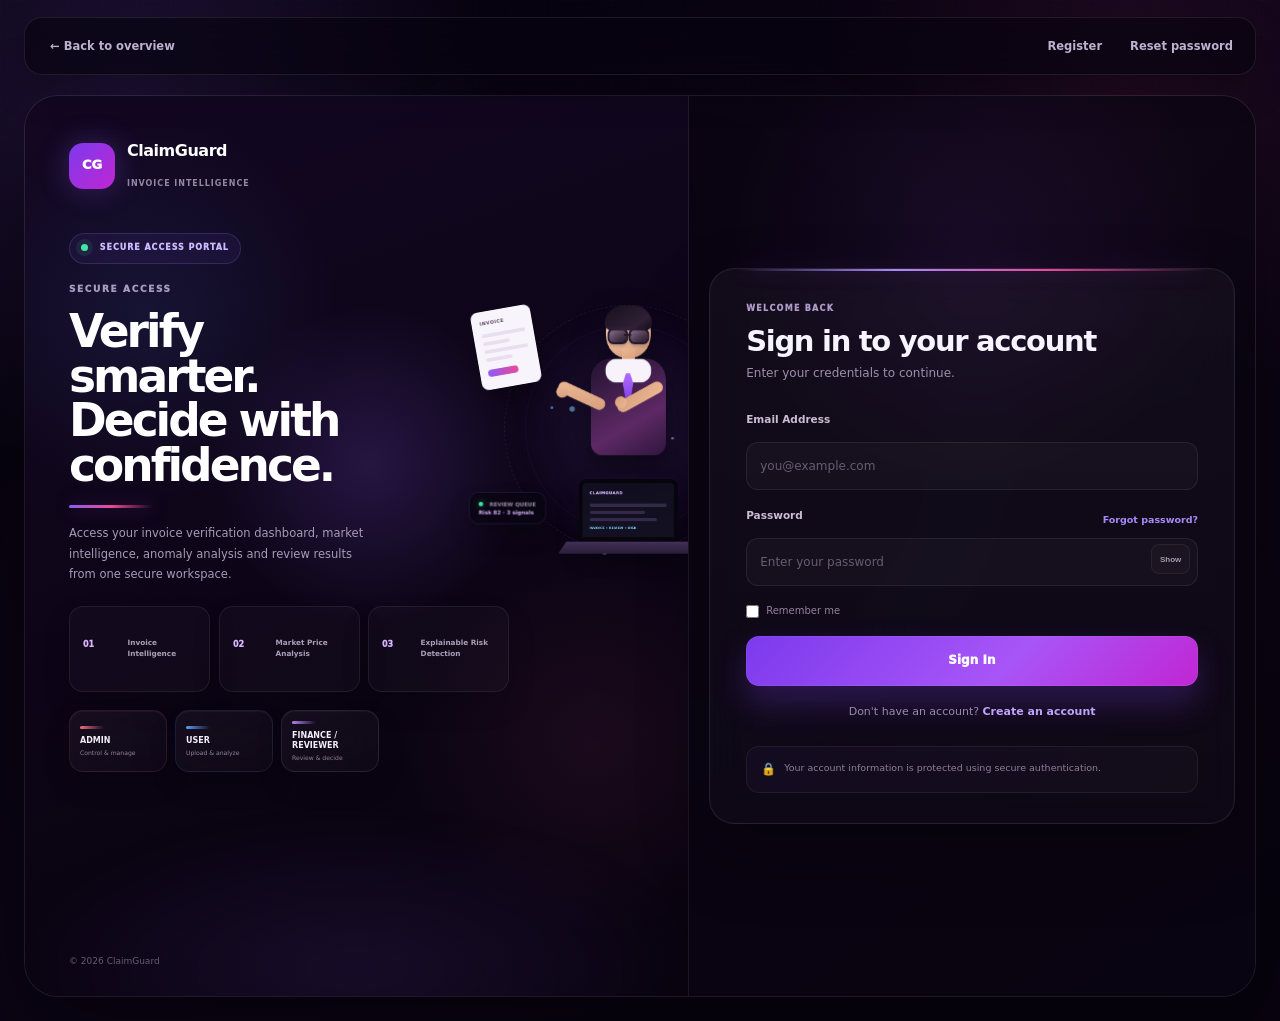
<file: frontend/admin-dashboard.html>
<!DOCTYPE html>
<html lang="en">

<head>

    <meta charset="UTF-8">

    <meta
        name="viewport"
        content="width=device-width, initial-scale=1.0"
    >

    <title>Admin Dashboard | ClaimGuard</title>

    <link
        rel="stylesheet"
        href="css/style.css"
    >

    <style>

        .admin-page {
            max-width: 1280px;
            margin: 0 auto;
            padding: 34px 24px 60px;
        }

        .admin-header {
            display: flex;
            justify-content: space-between;
            align-items: flex-end;
            gap: 20px;
            margin-bottom: 24px;
        }

        .admin-header h1 {
            margin: 8px 0;
        }

        .admin-header p {
            max-width: 760px;
            margin: 0;
            line-height: 1.6;
        }

        .admin-actions {
            display: flex;
            flex-wrap: wrap;
            gap: 9px;
        }

        .admin-button {
            min-height: 38px;
            padding: 0 13px;
            border-radius: 9px;
            border: 1px solid rgba(127,127,127,0.20);
            background: white;
            cursor: pointer;
            font-size: 11px;
            font-weight: 800;
        }

        .admin-button:hover {
            background: #f8fafc;
        }

        .admin-button.primary {
            border-color: #bfdbfe;
            background: #eff6ff;
            color: #1d4ed8;
        }

        .admin-overview {
            display: grid;
            grid-template-columns: repeat(5, minmax(0, 1fr));
            gap: 12px;
            margin-bottom: 16px;
        }

        .admin-stat {
            padding: 15px 16px;
            border: 1px solid rgba(127,127,127,0.16);
            border-radius: 12px;
            background: white;
        }

        .admin-stat span {
            display: block;
            font-size: 9px;
            font-weight: 800;
            text-transform: uppercase;
            letter-spacing: .55px;
            opacity: .62;
        }

        .admin-stat strong {
            display: block;
            margin-top: 7px;
            font-size: 22px;
            line-height: 1;
        }

        .admin-overview-table {
            margin-top: 16px;
        }

        .admin-risk-high {
            color: #b91c1c;
            font-weight: 900;
        }

        .admin-risk-medium {
            color: #b45309;
            font-weight: 900;
        }

        .admin-risk-low {
            color: #15803d;
            font-weight: 900;
        }

        .admin-invoice-status {
            display: inline-flex;
            padding: 5px 8px;
            border-radius: 999px;
            background: #f1f5f9;
            font-size: 9px;
            font-weight: 900;
            text-transform: uppercase;
        }

        .admin-grid {
            display: grid;
            grid-template-columns: 350px minmax(0,1fr);
            gap: 16px;
            align-items: start;
        }

        .admin-panel {
            border: 1px solid rgba(127,127,127,0.16);
            border-radius: 15px;
            background: white;
            overflow: hidden;
        }

        .admin-panel-header {
            padding: 18px 20px;
            border-bottom: 1px solid rgba(127,127,127,0.12);
        }

        .admin-panel-header span {
            display: block;
            font-size: 10px;
            font-weight: 800;
            letter-spacing: .7px;
            opacity: .64;
        }

        .admin-panel-header h2 {
            margin: 6px 0 0;
        }

        .admin-form {
            padding: 18px 20px 20px;
        }

        .admin-field {
            margin-bottom: 13px;
        }

        .admin-field label {
            display: block;
            margin-bottom: 6px;
            font-size: 10px;
            font-weight: 800;
        }

        .admin-field input,
        .admin-field select {
            width: 100%;
            min-height: 40px;
            box-sizing: border-box;
            padding: 0 11px;
            border: 1px solid #cbd5e1;
            border-radius: 9px;
            background: white;
            font-size: 12px;
        }

        .admin-form-hint {
            margin: 2px 0 15px;
            color: #64748b;
            font-size: 10px;
            line-height: 1.5;
        }

        .admin-message {
            display: none;
            margin: 0 0 16px;
            padding: 11px 12px;
            border-radius: 9px;
            font-size: 11px;
            line-height: 1.5;
        }

        .admin-message.success {
            display: block;
            background: #ecfdf3;
            border: 1px solid #bbf7d0;
            color: #15803d;
        }

        .admin-message.error {
            display: block;
            background: #fef2f2;
            border: 1px solid #fecaca;
            color: #b91c1c;
        }

        .admin-table-wrap {
            overflow-x: auto;
        }

        .admin-table {
            width: 100%;
            min-width: 860px;
            border-collapse: collapse;
        }

        .admin-table th,
        .admin-table td {
            padding: 13px 11px;
            border-bottom: 1px solid rgba(127,127,127,0.12);
            text-align: left;
            vertical-align: middle;
            font-size: 11px;
        }

        .admin-table th {
            font-size: 9px;
            text-transform: uppercase;
            letter-spacing: .6px;
            opacity: .65;
        }

        .admin-badge {
            display: inline-flex;
            align-items: center;
            justify-content: center;
            padding: 5px 8px;
            border-radius: 999px;
            font-size: 9px;
            font-weight: 900;
            text-transform: uppercase;
        }

        .admin-badge.admin {
            background: #ede9fe;
            color: #6d28d9;
        }

        .admin-badge.reviewer {
            background: #eff6ff;
            color: #1d4ed8;
        }

        .admin-badge.user {
            background: #f1f5f9;
            color: #475569;
        }

        .admin-badge.active {
            background: #ecfdf3;
            color: #15803d;
        }

        .admin-badge.inactive {
            background: #fef2f2;
            color: #b91c1c;
        }

        .admin-mini-actions {
            display: flex;
            flex-wrap: wrap;
            gap: 6px;
        }

        .admin-mini-button {
            min-height: 30px;
            padding: 0 8px;
            border-radius: 7px;
            border: 1px solid #cbd5e1;
            background: white;
            cursor: pointer;
            font-size: 9px;
            font-weight: 800;
        }

        .admin-mini-button:hover {
            background: #f8fafc;
        }

        @media (max-width: 1150px) {

            .admin-overview {
                grid-template-columns: repeat(3, minmax(0,1fr));
            }

        }

        @media (max-width: 950px) {
            .admin-grid {
                grid-template-columns: 1fr;
            }

            .admin-header {
                align-items: flex-start;
                flex-direction: column;
            }
        }

        @media (max-width: 560px) {
            .admin-page {
                padding-left: 16px;
                padding-right: 16px;
            }
        }


        .admin-report-panel {
            margin-bottom: 16px;
            padding: 18px;
            border: 1px solid rgba(127,127,127,0.16);
            border-radius: 15px;
            background: white;
        }

        .admin-report-header {
            display: flex;
            justify-content: space-between;
            gap: 16px;
            align-items: flex-end;
            margin-bottom: 14px;
        }

        .admin-report-header h2 {
            margin: 0 0 5px;
        }

        .admin-report-header p {
            margin: 0;
            font-size: 11px;
            opacity: .66;
        }

        .admin-report-columns {
            display: grid;
            grid-template-columns: repeat(3, minmax(0,1fr));
            gap: 12px;
        }

        .admin-report-card {
            padding: 13px;
            border: 1px solid rgba(127,127,127,0.13);
            border-radius: 11px;
            background: #f8fafc;
        }

        .admin-report-card h3 {
            margin: 0 0 9px;
            font-size: 11px;
        }

        .admin-report-row {
            display: flex;
            justify-content: space-between;
            gap: 10px;
            padding: 6px 0;
            border-bottom: 1px solid rgba(127,127,127,0.10);
            font-size: 10px;
        }

        .admin-report-row:last-child {
            border-bottom: none;
        }

        .admin-report-row strong {
            font-weight: 900;
        }

        @media (max-width: 900px) {
            .admin-report-columns {
                grid-template-columns: 1fr;
            }
        }


    </style>


<style id="cg-admin-premium-v1">
/* =========================================================
   CLAIMGUARD ADMIN DASHBOARD — PREMIUM RED FINTECH V1
   Visual/layout layer only. Original HTML IDs and JavaScript
   remain preserved for functionality.
   ========================================================= */

*,
*::before,
*::after{
    box-sizing:border-box;
}

:root{
    --cg-admin-red:#b62f46;
    --cg-admin-red-2:#dc4b5d;
    --cg-admin-red-soft:#fff1f3;
    --cg-admin-red-line:#f0cfd5;
    --cg-admin-ink:#27232a;
    --cg-admin-text:#5d5760;
    --cg-admin-muted:#858087;
    --cg-admin-line:#e4e1e5;
    --cg-admin-bg:#f5f3f4;
    --cg-admin-card:#ffffff;
}

body.theme-admin{
    margin:0 !important;
    min-height:100vh !important;
    overflow-x:hidden !important;
    color:var(--cg-admin-ink) !important;
    background:
        radial-gradient(circle at 5% 0%,rgba(182,47,70,.08),transparent 23%),
        radial-gradient(circle at 96% 4%,rgba(126,55,107,.055),transparent 20%),
        linear-gradient(180deg,#fbfafb 0%,var(--cg-admin-bg) 50%,#f8f7f8 100%) !important;
}

body.theme-admin::before{
    content:"";
    position:fixed;
    inset:0;
    z-index:0;
    pointer-events:none;
    opacity:.14;
    background-image:
        linear-gradient(rgba(73,65,72,.028) 1px,transparent 1px),
        linear-gradient(90deg,rgba(73,65,72,.023) 1px,transparent 1px);
    background-size:42px 42px;
}

/* =========================
   NAVBAR
   ========================= */

body.theme-admin .navbar{
    position:relative !important;
    z-index:40 !important;
    width:min(1500px,calc(100vw - 48px)) !important;
    min-height:68px !important;
    height:auto !important;
    margin:14px auto 11px !important;
    padding:10px 14px 10px 18px !important;
    display:flex !important;
    align-items:center !important;
    justify-content:space-between !important;
    gap:16px !important;
    border:1px solid var(--cg-admin-line) !important;
    border-radius:18px !important;
    background:rgba(255,255,255,.96) !important;
    box-shadow:0 12px 30px rgba(62,50,57,.065) !important;
    backdrop-filter:blur(14px) !important;
}

body.theme-admin .brand{
    min-width:0 !important;
    display:flex !important;
    align-items:center !important;
    gap:11px !important;
}

body.theme-admin .brand-icon{
    width:42px !important;
    height:42px !important;
    flex:0 0 42px !important;
    display:grid !important;
    place-items:center !important;
    border-radius:12px !important;
    color:#fff !important;
    background:linear-gradient(135deg,#a92540,#d85261) !important;
    box-shadow:0 9px 20px rgba(176,47,70,.16) !important;
}

body.theme-admin .brand-text{
    min-width:0 !important;
}

body.theme-admin .brand-text h2{
    margin:0 !important;
    color:#29242a !important;
    font-size:15px !important;
    line-height:1.1 !important;
}

body.theme-admin .brand-text span{
    display:block !important;
    margin-top:3px !important;
    color:#898289 !important;
    font-size:8px !important;
    line-height:1.1 !important;
    letter-spacing:.04em !important;
}

body.theme-admin .nav-utility{
    min-width:0 !important;
    display:flex !important;
    align-items:center !important;
    justify-content:flex-end !important;
    gap:8px !important;
}

body.theme-admin .search-box{
    width:250px !important;
    height:38px !important;
    display:flex !important;
    align-items:center !important;
    gap:7px !important;
    padding:0 11px !important;
    border:1px solid #dfdade !important;
    border-radius:10px !important;
    background:#fff !important;
}

body.theme-admin .search-box span{
    color:#9b6870 !important;
    font-size:14px !important;
}

body.theme-admin .search-box input{
    width:100% !important;
    min-width:0 !important;
    border:0 !important;
    outline:0 !important;
    background:transparent !important;
    color:#3d373e !important;
    font-size:10px !important;
}

body.theme-admin .search-box input::placeholder{
    color:#a39da4 !important;
}

body.theme-admin .notification-pill{
    width:34px !important;
    height:34px !important;
    min-width:34px !important;
    display:inline-grid !important;
    place-items:center !important;
    border:1px solid #efcfd4 !important;
    border-radius:10px !important;
    background:var(--cg-admin-red-soft) !important;
    color:#a83d50 !important;
    font-size:9px !important;
    font-weight:900 !important;
}

body.theme-admin .admin-actions{
    display:flex !important;
    align-items:center !important;
    gap:7px !important;
    flex-wrap:nowrap !important;
}

body.theme-admin .admin-button{
    min-height:36px !important;
    height:36px !important;
    padding:0 12px !important;
    border:1px solid #ddd9de !important;
    border-radius:9px !important;
    background:#fff !important;
    color:#4d4750 !important;
    font-size:9px !important;
    line-height:1 !important;
    font-weight:900 !important;
    cursor:pointer !important;
    transition:transform .18s ease,box-shadow .18s ease,border-color .18s ease,background .18s ease !important;
}

body.theme-admin .admin-button:hover{
    transform:translateY(-2px) !important;
    border-color:#e5bcc4 !important;
    background:#fffafb !important;
    box-shadow:0 9px 18px rgba(70,53,58,.08) !important;
}

body.theme-admin .admin-button.primary,
body.theme-admin #refreshAdminReportButton,
body.theme-admin #logoutButton{
    color:#fff !important;
    border-color:transparent !important;
    background:linear-gradient(135deg,#aa2943,#d84e5e) !important;
    box-shadow:0 8px 18px rgba(180,45,70,.14) !important;
}

body.theme-admin .admin-button.primary:hover,
body.theme-admin #refreshAdminReportButton:hover,
body.theme-admin #logoutButton:hover{
    color:#fff !important;
    background:linear-gradient(135deg,#9f263f,#df4e60) !important;
    box-shadow:0 12px 23px rgba(180,45,70,.22) !important;
}

/* =========================
   MAIN SEQUENCE
   Hero → Header → Metrics → Recent Invoices → Reports → Accounts
   ========================= */

body.theme-admin .admin-page{
    position:relative !important;
    z-index:2 !important;
    width:min(1500px,calc(100vw - 48px)) !important;
    max-width:none !important;
    min-height:0 !important;
    margin:0 auto !important;
    padding:14px 0 46px !important;
    display:flex !important;
    flex-direction:column !important;
    gap:0 !important;
}

body.theme-admin .admin-page > .role-banner{order:1 !important}
body.theme-admin .admin-page > .admin-header{order:2 !important}
body.theme-admin .admin-page > #adminMessage{order:3 !important}
body.theme-admin .admin-page > .admin-overview{order:4 !important}
body.theme-admin .admin-page > .admin-overview-table{order:5 !important}
body.theme-admin .admin-page > .admin-report-panel{order:6 !important}
body.theme-admin .admin-page > .admin-grid{order:7 !important}

/* =========================
   HERO
   ========================= */

body.theme-admin .role-banner{
    position:relative !important;
    width:100% !important;
    min-height:244px !important;
    margin:0 0 15px !important;
    overflow:hidden !important;
    border:1px solid #ddd9de !important;
    border-radius:24px !important;
    background:
        radial-gradient(circle at 84% 55%,rgba(183,48,71,.11),transparent 22%),
        radial-gradient(circle at 74% 25%,rgba(126,55,107,.07),transparent 20%),
        linear-gradient(135deg,#ffffff 0%,#f9f8fa 62%,#fffafb 100%) !important;
    box-shadow:0 15px 36px rgba(57,48,53,.065) !important;
}

body.theme-admin .role-banner::before{
    content:"";
    position:absolute;
    left:0;
    top:0;
    bottom:0;
    width:4px;
    background:linear-gradient(180deg,#a92540,#da5361);
}

body.theme-admin .role-banner-inner{
    position:relative !important;
    width:100% !important;
    min-height:244px !important;
    padding:32px 375px 30px 34px !important;
    display:flex !important;
    align-items:center !important;
}

body.theme-admin .role-banner-copy{
    position:relative !important;
    z-index:12 !important;
    max-width:760px !important;
}

body.theme-admin .role-banner-label{
    display:inline-block !important;
    color:#a34c5b !important;
    font-size:8px !important;
    font-weight:900 !important;
    letter-spacing:.16em !important;
    text-transform:uppercase !important;
}

body.theme-admin .role-banner h1{
    margin:11px 0 8px !important;
    color:#292329 !important;
    font-size:clamp(36px,4vw,53px) !important;
    line-height:1.01 !important;
    letter-spacing:-.045em !important;
    font-weight:900 !important;
}

body.theme-admin .role-banner p{
    margin:0 !important;
    max-width:670px !important;
    color:#676168 !important;
    font-size:11px !important;
    line-height:1.65 !important;
}

body.theme-admin .role-banner-actions{
    position:absolute !important;
    top:20px !important;
    right:22px !important;
    z-index:22 !important;
    display:flex !important;
    align-items:center !important;
    gap:9px !important;
}

body.theme-admin .inline-action{
    min-height:34px !important;
    height:34px !important;
    display:inline-flex !important;
    align-items:center !important;
    justify-content:center !important;
    padding:0 12px !important;
    border-radius:9px !important;
    color:#fff !important;
    background:linear-gradient(135deg,#aa2943,#d84e5e) !important;
    text-decoration:none !important;
    font-size:8px !important;
    font-weight:900 !important;
    box-shadow:0 8px 18px rgba(180,45,70,.14) !important;
    transition:transform .18s ease,box-shadow .18s ease !important;
}

body.theme-admin .inline-action:hover{
    transform:translateY(-2px) !important;
    box-shadow:0 12px 23px rgba(180,45,70,.22) !important;
}

body.theme-admin .back-link{
    color:#746d75 !important;
    font-size:9px !important;
    font-weight:800 !important;
    text-decoration:none !important;
}

body.theme-admin .back-link:hover{
    color:#3f3940 !important;
}

/* =========================
   ADMIN HERO ANIMATION
   ========================= */

.cg-admin-scene{
    position:absolute !important;
    right:16px !important;
    bottom:4px !important;
    width:340px !important;
    height:207px !important;
    z-index:9 !important;
    pointer-events:none !important;
}

.cg-admin-orbit{
    position:absolute;
    left:50%;
    top:56%;
    width:186px;
    height:186px;
    transform:translate(-50%,-50%);
    border:1px dashed rgba(165,52,72,.18);
    border-radius:50%;
    animation:cgAdminOrbit 24s linear infinite;
}

.cg-admin-orbit::before,
.cg-admin-orbit::after{
    content:"";
    position:absolute;
    left:50%;
    top:50%;
    transform:translate(-50%,-50%);
    border-radius:50%;
    border:1px solid rgba(148,75,105,.10);
}

.cg-admin-orbit::before{width:143px;height:143px}
.cg-admin-orbit::after{width:103px;height:103px}

@keyframes cgAdminOrbit{
    to{transform:translate(-50%,-50%) rotate(360deg)}
}

.cg-admin-glow{
    position:absolute;
    left:50%;
    top:63%;
    width:180px;
    height:94px;
    transform:translate(-50%,-50%);
    border-radius:50%;
    background:radial-gradient(circle,rgba(182,47,70,.11),transparent 70%);
    filter:blur(11px);
}

.cg-admin-person{
    position:absolute;
    left:50%;
    top:20px;
    width:91px;
    height:127px;
    transform:translateX(-50%);
    animation:cgAdminPerson 4.7s ease-in-out infinite;
}

@keyframes cgAdminPerson{
    50%{transform:translate(-50%,-5px)}
}

.cg-admin-person .head{
    position:absolute;
    left:50%;
    top:0;
    width:35px;
    height:35px;
    transform:translateX(-50%);
    border-radius:12px;
    background:linear-gradient(180deg,#ca906c,#a9644a);
}

.cg-admin-person .hair{
    position:absolute;
    left:50%;
    top:-3px;
    width:40px;
    height:18px;
    transform:translateX(-50%);
    border-radius:18px 18px 8px 8px;
    background:#2d2630;
    z-index:3;
}

.cg-admin-person .glasses{
    position:absolute;
    left:50%;
    top:12px;
    width:32px;
    height:10px;
    transform:translateX(-50%);
    display:flex;
    gap:2px;
    z-index:4;
}

.cg-admin-person .glasses span{
    flex:1;
    border:1.5px solid #2a222c;
    border-radius:4px;
    background:#55505a;
}

.cg-admin-person .body{
    position:absolute;
    left:50%;
    top:34px;
    width:62px;
    height:73px;
    transform:translateX(-50%);
    border-radius:18px 18px 11px 11px;
    background:linear-gradient(160deg,#a52b43,#6f354c);
    box-shadow:0 12px 20px rgba(64,51,57,.10);
}

.cg-admin-person .shirt{
    position:absolute;
    left:50%;
    top:35px;
    width:27px;
    height:21px;
    transform:translateX(-50%);
    border-radius:8px 8px 4px 4px;
    background:#fff;
    z-index:5;
}

.cg-admin-person .tie{
    position:absolute;
    left:50%;
    top:41px;
    width:8px;
    height:23px;
    transform:translateX(-50%);
    background:linear-gradient(180deg,#d84c5e,#8f314d);
    clip-path:polygon(20% 0,80% 0,100% 55%,50% 100%,0 55%);
    z-index:6;
}

.cg-admin-person .arm{
    position:absolute;
    top:55px;
    width:50px;
    height:10px;
    border-radius:10px;
    background:#ca906c;
    z-index:2;
}

.cg-admin-person .arm.left{left:-1px;transform:rotate(18deg)}
.cg-admin-person .arm.right{right:-1px;transform:rotate(-21deg)}

.cg-admin-person .hand{
    position:absolute;
    width:13px;
    height:10px;
    border-radius:50%;
    background:#d49a73;
    z-index:4;
}

.cg-admin-person .hand.left{left:-6px;top:65px}
.cg-admin-person .hand.right{right:-6px;top:67px}

.cg-admin-laptop{
    position:absolute;
    left:50%;
    top:120px;
    width:119px;
    height:61px;
    transform:translateX(-50%);
    animation:cgAdminLaptop 4.7s ease-in-out infinite;
}

@keyframes cgAdminLaptop{
    50%{transform:translate(-50%,-3px)}
}

.cg-admin-laptop .screen{
    position:absolute;
    left:8px;
    top:0;
    width:103px;
    height:49px;
    border:4px solid #cac7d0;
    border-radius:7px;
    background:#25222a;
    box-shadow:0 9px 17px rgba(63,51,57,.10);
}

.cg-admin-laptop .screen::after{
    content:"ADMIN CONTROL";
    position:absolute;
    left:7px;
    top:6px;
    color:#f2a6b0;
    font-size:4px;
    font-weight:900;
}

.cg-admin-laptop .line{
    position:absolute;
    left:8px;
    height:3px;
    border-radius:4px;
    background:#55505b;
}

.cg-admin-laptop .line.a{top:18px;width:70px}
.cg-admin-laptop .line.b{top:26px;width:53px}
.cg-admin-laptop .line.c{top:34px;width:78px}
.cg-admin-laptop .line.d{
    top:42px;
    width:39px;
    background:linear-gradient(90deg,#d24c5f,#a53e61);
}

.cg-admin-laptop .base{
    position:absolute;
    left:0;
    bottom:0;
    width:119px;
    height:8px;
    clip-path:polygon(8% 0,92% 0,100% 100%,0 100%);
    background:linear-gradient(180deg,#beb9c1,#918b95);
}

.cg-admin-panel-chip{
    position:absolute;
    width:113px;
    padding:7px 8px;
    border:1px solid #e1dadd;
    border-radius:9px;
    background:rgba(255,255,255,.96);
    box-shadow:0 8px 16px rgba(63,51,57,.06);
}

.cg-admin-panel-chip .dot{
    display:inline-block;
    width:5px;
    height:5px;
    margin-right:5px;
    border-radius:50%;
    background:#2aa27e;
}

.cg-admin-panel-chip .title{
    color:#514a52;
    font-size:5px;
    font-weight:900;
}

.cg-admin-panel-chip .sub{
    margin-top:3px;
    color:#8a838b;
    font-size:4.5px;
}

.cg-admin-panel-chip.left{left:0;top:111px}
.cg-admin-panel-chip.right{right:0;top:106px}

.cg-admin-doc{
    position:absolute;
    width:44px;
    height:61px;
    padding:6px;
    border-radius:6px;
    border:1px solid #e0dce0;
    background:#fff;
    box-shadow:0 8px 16px rgba(63,51,57,.06);
}

.cg-admin-doc::before{
    content:"USER";
    display:block;
    margin-bottom:6px;
    color:#756d75;
    font-size:4px;
    font-weight:900;
}

.cg-admin-doc::after{
    content:"";
    display:block;
    width:20px;
    height:4px;
    margin-top:6px;
    border-radius:4px;
    background:linear-gradient(90deg,#bd344d,#e05263);
}

.cg-admin-doc span{
    display:block;
    width:100%;
    height:3px;
    margin:4px 0;
    border-radius:4px;
    background:#ded9de;
}

.cg-admin-doc.a{
    left:10px;
    top:38px;
    transform:rotate(-10deg);
    animation:cgAdminDocA 5.1s ease-in-out infinite;
}

.cg-admin-doc.b{
    right:10px;
    top:34px;
    transform:rotate(9deg);
    animation:cgAdminDocB 5.3s ease-in-out infinite;
}

@keyframes cgAdminDocA{
    50%{transform:rotate(-7deg) translateY(-6px)}
}

@keyframes cgAdminDocB{
    50%{transform:rotate(6deg) translateY(-6px)}
}

/* =========================
   ADMIN HEADER
   ========================= */

body.theme-admin .admin-header{
    width:100% !important;
    min-height:94px !important;
    margin:0 0 15px !important;
    padding:18px 21px !important;
    display:flex !important;
    align-items:center !important;
    justify-content:space-between !important;
    gap:18px !important;
    border:1px solid var(--cg-admin-line) !important;
    border-radius:17px !important;
    background:rgba(255,255,255,.96) !important;
    box-shadow:0 10px 24px rgba(62,50,57,.045) !important;
}

body.theme-admin .admin-header .auth-label{
    color:#a34858 !important;
    font-size:8px !important;
    font-weight:900 !important;
    letter-spacing:.15em !important;
}

body.theme-admin .admin-header h1{
    margin:7px 0 5px !important;
    color:#312b31 !important;
    font-size:21px !important;
    line-height:1.08 !important;
    letter-spacing:-.025em !important;
}

body.theme-admin .admin-header p{
    max-width:900px !important;
    margin:0 !important;
    color:#716a71 !important;
    font-size:10px !important;
    line-height:1.55 !important;
}

/* =========================
   MESSAGE
   ========================= */

body.theme-admin .admin-message{
    width:100% !important;
    margin:0 0 15px !important;
    padding:10px 12px !important;
    border-radius:10px !important;
    font-size:10px !important;
    line-height:1.45 !important;
}

body.theme-admin .admin-message.success{
    background:#eef9f4 !important;
    border:1px solid #c6ebdc !important;
    color:#23785f !important;
}

body.theme-admin .admin-message.error{
    background:#fff0f2 !important;
    border:1px solid #f0c9d0 !important;
    color:#a43d50 !important;
}

/* =========================
   METRICS — 10 CARDS, CONSISTENT
   ========================= */

body.theme-admin .admin-overview{
    width:100% !important;
    margin:0 0 15px !important;
    display:grid !important;
    grid-template-columns:repeat(5,minmax(0,1fr)) !important;
    gap:11px !important;
}

body.theme-admin .admin-stat{
    min-width:0 !important;
    min-height:96px !important;
    padding:16px 17px !important;
    border:1px solid var(--cg-admin-line) !important;
    border-radius:16px !important;
    background:rgba(255,255,255,.97) !important;
    box-shadow:0 9px 22px rgba(62,50,57,.042) !important;
    transition:transform .18s ease,box-shadow .18s ease,border-color .18s ease !important;
}

body.theme-admin .admin-stat:hover{
    transform:translateY(-3px) !important;
    border-color:#eccbd1 !important;
    box-shadow:0 13px 28px rgba(62,50,57,.07) !important;
}

body.theme-admin .admin-stat span{
    display:block !important;
    color:#777078 !important;
    font-size:8px !important;
    line-height:1.2 !important;
    font-weight:900 !important;
    letter-spacing:.07em !important;
    text-transform:uppercase !important;
}

body.theme-admin .admin-stat strong{
    display:block !important;
    margin-top:8px !important;
    color:#2c262d !important;
    font-size:25px !important;
    line-height:1 !important;
    font-weight:900 !important;
}

/* =========================
   GENERIC PANELS
   ========================= */

body.theme-admin .admin-panel,
body.theme-admin .admin-report-panel{
    width:100% !important;
    border:1px solid var(--cg-admin-line) !important;
    border-radius:18px !important;
    background:#fff !important;
    box-shadow:0 11px 26px rgba(62,50,57,.05) !important;
    overflow:hidden !important;
}

body.theme-admin .admin-panel-header{
    min-height:70px !important;
    padding:16px 19px !important;
    border-bottom:1px solid #eeecef !important;
    background:linear-gradient(180deg,#fff,#fdfcfd) !important;
}

body.theme-admin .admin-panel-header span{
    display:block !important;
    color:#7a737a !important;
    font-size:8px !important;
    line-height:1.2 !important;
    font-weight:900 !important;
    letter-spacing:.1em !important;
}

body.theme-admin .admin-panel-header h2{
    margin:5px 0 0 !important;
    color:#322c33 !important;
    font-size:18px !important;
    line-height:1.1 !important;
}

/* Recent invoice table */
body.theme-admin .admin-overview-table{
    margin:0 0 15px !important;
}

body.theme-admin .admin-table-wrap{
    width:100% !important;
    overflow-x:auto !important;
    overflow-y:hidden !important;
    scrollbar-width:thin !important;
}

body.theme-admin .admin-table{
    width:100% !important;
    min-width:900px !important;
    border-collapse:collapse !important;
    table-layout:auto !important;
}

body.theme-admin .admin-table th,
body.theme-admin .admin-table td{
    padding:12px 11px !important;
    border-bottom:1px solid #efedf0 !important;
    text-align:left !important;
    vertical-align:middle !important;
    font-size:10px !important;
    line-height:1.35 !important;
}

body.theme-admin .admin-table th{
    color:#777078 !important;
    font-size:8px !important;
    font-weight:900 !important;
    letter-spacing:.08em !important;
    text-transform:uppercase !important;
    background:#fcfbfc !important;
}

body.theme-admin .admin-table td{
    color:#565057 !important;
}

body.theme-admin .admin-table tbody tr{
    transition:background .16s ease !important;
}

body.theme-admin .admin-table tbody tr:hover{
    background:#fffafb !important;
}

body.theme-admin .admin-badge{
    min-height:23px !important;
    padding:4px 7px !important;
    border-radius:999px !important;
    font-size:8px !important;
    line-height:1 !important;
    font-weight:900 !important;
}

body.theme-admin .admin-badge.admin{
    background:#f5e8ee !important;
    color:#862b48 !important;
}

body.theme-admin .admin-badge.reviewer{
    background:#f9e9ed !important;
    color:#a1364d !important;
}

body.theme-admin .admin-badge.user{
    background:#f0f1f3 !important;
    color:#59606a !important;
}

body.theme-admin .admin-badge.active{
    background:#e9f7f1 !important;
    color:#23775f !important;
}

body.theme-admin .admin-badge.inactive{
    background:#fff0f2 !important;
    color:#a53c4e !important;
}

body.theme-admin .admin-risk-high{
    color:#ab3048 !important;
    font-weight:900 !important;
}

body.theme-admin .admin-risk-medium{
    color:#9a6418 !important;
    font-weight:900 !important;
}

body.theme-admin .admin-risk-low{
    color:#23785f !important;
    font-weight:900 !important;
}

body.theme-admin .admin-invoice-status{
    min-height:23px !important;
    display:inline-flex !important;
    align-items:center !important;
    padding:4px 7px !important;
    border-radius:999px !important;
    background:#f0f1f3 !important;
    color:#5d5760 !important;
    font-size:8px !important;
    line-height:1 !important;
    font-weight:900 !important;
    text-transform:uppercase !important;
}

/* =========================
   REPORTS
   ========================= */

body.theme-admin .admin-report-panel{
    margin:0 0 15px !important;
    padding:0 !important;
}

body.theme-admin .admin-report-header{
    min-height:74px !important;
    padding:16px 19px !important;
    display:flex !important;
    align-items:center !important;
    justify-content:space-between !important;
    gap:15px !important;
    border-bottom:1px solid #eeecef !important;
    background:linear-gradient(180deg,#fff,#fdfcfd) !important;
}

body.theme-admin .admin-report-header h2{
    margin:0 0 5px !important;
    color:#322c33 !important;
    font-size:18px !important;
    line-height:1.1 !important;
}

body.theme-admin .admin-report-header p{
    margin:0 !important;
    color:#777078 !important;
    font-size:10px !important;
    line-height:1.45 !important;
}

body.theme-admin .admin-report-header > strong{
    flex:0 0 auto !important;
    color:#8a828a !important;
    font-size:8px !important;
}

body.theme-admin .admin-report-columns{
    width:100% !important;
    padding:13px !important;
    display:grid !important;
    grid-template-columns:repeat(3,minmax(0,1fr)) !important;
    gap:11px !important;
}

body.theme-admin .admin-report-card{
    min-width:0 !important;
    padding:13px !important;
    border:1px solid #ece8eb !important;
    border-radius:12px !important;
    background:#faf9fa !important;
}

body.theme-admin .admin-report-card h3{
    margin:0 0 8px !important;
    color:#3f3840 !important;
    font-size:11px !important;
    line-height:1.2 !important;
}

body.theme-admin .admin-report-row{
    min-height:27px !important;
    padding:6px 0 !important;
    display:flex !important;
    justify-content:space-between !important;
    align-items:center !important;
    gap:10px !important;
    border-bottom:1px solid #ece9ec !important;
    color:#6a636a !important;
    font-size:9px !important;
}

body.theme-admin .admin-report-row:last-child{
    border-bottom:0 !important;
}

body.theme-admin .admin-report-row strong{
    color:#332c34 !important;
    font-size:9px !important;
    font-weight:900 !important;
}

/* =========================
   ACCOUNT MANAGEMENT
   ========================= */

body.theme-admin .admin-grid{
    width:100% !important;
    display:grid !important;
    grid-template-columns:minmax(300px,350px) minmax(0,1fr) !important;
    gap:15px !important;
    align-items:start !important;
}

body.theme-admin .admin-form{
    padding:18px 19px 20px !important;
}

body.theme-admin .admin-field{
    margin-bottom:12px !important;
}

body.theme-admin .admin-field label{
    display:block !important;
    margin-bottom:6px !important;
    color:#4a434b !important;
    font-size:9px !important;
    font-weight:900 !important;
}

body.theme-admin .admin-field input,
body.theme-admin .admin-field select{
    width:100% !important;
    min-height:40px !important;
    height:40px !important;
    padding:0 10px !important;
    border:1px solid #d8d4da !important;
    border-radius:9px !important;
    background:#fff !important;
    color:#3d373e !important;
    font-size:11px !important;
    outline:none !important;
    transition:border-color .16s ease,box-shadow .16s ease !important;
}

body.theme-admin .admin-field input:focus,
body.theme-admin .admin-field select:focus{
    border-color:#d98a97 !important;
    box-shadow:0 0 0 3px rgba(182,47,70,.08) !important;
}

body.theme-admin .admin-form-hint{
    margin:2px 0 15px !important;
    color:#7b737b !important;
    font-size:9px !important;
    line-height:1.5 !important;
}

body.theme-admin .admin-form > .admin-button{
    width:100% !important;
}

/* Account management mini actions */
body.theme-admin .admin-mini-actions{
    display:flex !important;
    flex-wrap:wrap !important;
    gap:6px !important;
}

body.theme-admin .admin-mini-button{
    min-height:29px !important;
    height:29px !important;
    padding:0 8px !important;
    border:1px solid #dbd7dc !important;
    border-radius:7px !important;
    background:#fff !important;
    color:#4e484f !important;
    cursor:pointer !important;
    font-size:8px !important;
    font-weight:900 !important;
    transition:transform .16s ease,background .16s ease,border-color .16s ease !important;
}

body.theme-admin .admin-mini-button:hover{
    transform:translateY(-1px) !important;
    border-color:#e3b5bd !important;
    background:#fffafb !important;
}

/* =========================
   RESPONSIVE
   ========================= */

@media(max-width:1180px){
    body.theme-admin .navbar,
    body.theme-admin .admin-page{
        width:min(94vw,1180px) !important;
    }

    body.theme-admin .role-banner-inner{
        padding-right:330px !important;
    }

    .cg-admin-scene{
        right:3px !important;
        transform:scale(.92) !important;
        transform-origin:right bottom !important;
    }

    body.theme-admin .admin-overview{
        grid-template-columns:repeat(3,minmax(0,1fr)) !important;
    }
}

@media(max-width:900px){
    body.theme-admin .navbar{
        flex-wrap:wrap !important;
    }

    body.theme-admin .nav-utility{
        width:100% !important;
        justify-content:flex-start !important;
    }

    body.theme-admin .search-box{
        flex:1 1 auto !important;
        width:auto !important;
    }

    body.theme-admin .role-banner{
        min-height:350px !important;
    }

    body.theme-admin .role-banner-inner{
        min-height:350px !important;
        padding:26px 22px 199px !important;
        align-items:flex-start !important;
    }

    .cg-admin-scene{
        left:50% !important;
        right:auto !important;
        bottom:1px !important;
        transform:translateX(-50%) scale(.82) !important;
        transform-origin:center bottom !important;
    }

    body.theme-admin .admin-report-columns{
        grid-template-columns:1fr !important;
    }

    body.theme-admin .admin-grid{
        grid-template-columns:1fr !important;
    }

    body.theme-admin .admin-header{
        align-items:flex-start !important;
    }
}

@media(max-width:700px){
    body.theme-admin .admin-overview{
        grid-template-columns:repeat(2,minmax(0,1fr)) !important;
    }

    body.theme-admin .admin-report-header{
        align-items:flex-start !important;
        flex-direction:column !important;
    }
}

@media(max-width:520px){
    body.theme-admin .navbar,
    body.theme-admin .admin-page{
        width:calc(100vw - 24px) !important;
    }

    body.theme-admin .brand-text span{
        display:none !important;
    }

    body.theme-admin .admin-actions .admin-button:nth-child(2){
        display:none !important;
    }

    body.theme-admin .role-banner{
        min-height:335px !important;
    }

    body.theme-admin .role-banner-inner{
        min-height:335px !important;
        padding:23px 18px 193px !important;
    }

    body.theme-admin .role-banner h1{
        font-size:33px !important;
    }

    body.theme-admin .role-banner p{
        font-size:10px !important;
    }

    .cg-admin-scene{
        transform:translateX(-50%) scale(.72) !important;
    }

    body.theme-admin .admin-overview{
        grid-template-columns:1fr !important;
    }
}
</style>

</head>


<body class="theme-admin">

    <header class="navbar">

        <div class="brand">

            <div class="brand-icon">
                CG
            </div>

            <div class="brand-text">

                <h2>
                    ClaimGuard
                </h2>

                <span>
                    Invoice Intelligence
                </span>

            </div>

        </div>

        <div class="nav-utility">
            <div class="search-box" aria-label="Search admin">
                <span>⌕</span>
                <input type="search" id="adminSearch" placeholder="Search reports..." />
            </div>
            <span class="notification-pill" id="adminNotificationCount">3</span>
            <div class="admin-actions">
                <button
                    type="button"
                    class="admin-button primary"
                    id="refreshAdminReportButton"
                >
                    Refresh Reports
                </button>

                <button
                    type="button"
                    class="admin-button"
                    id="downloadAdminReportButton"
                >
                    Download CSV Report
                </button>

                <button
                    type="button"
                    class="admin-button"
                    id="logoutButton"
                >
                    Logout
                </button>
            </div>
        </div>

    </header>


    <main class="admin-page">

        <section class="role-banner">
            <div class="role-banner-inner">
                <div class="role-banner-copy">
                    <span class="role-banner-label">Admin operations</span>
                    <h1>Control access, review risk, and manage accounts</h1>
                    <p>Monitor system health, approve reviewer changes, and keep the full invoice workflow aligned with the right user permissions.</p>
                </div>
                <div class="role-banner-actions">
                    <a href="index.html" class="back-link">← Overview</a>
                </div>
            </div>


                <div class="cg-admin-scene" aria-hidden="true">
                    <div class="cg-admin-orbit"></div>
                    <div class="cg-admin-glow"></div>

                    <div class="cg-admin-doc a">
                        <span></span>
                        <span></span>
                        <span style="width:72%;"></span>
                    </div>

                    <div class="cg-admin-doc b">
                        <span></span>
                        <span></span>
                        <span style="width:82%;"></span>
                    </div>

                    <div class="cg-admin-panel-chip left">
                        <span class="dot"></span>
                        <span class="title">ACCESS CONTROL</span>
                        <div class="sub">Roles synchronized</div>
                    </div>

                    <div class="cg-admin-panel-chip right">
                        <span class="dot"></span>
                        <span class="title">SYSTEM HEALTH</span>
                        <div class="sub">All services available</div>
                    </div>

                    <div class="cg-admin-person">
                        <div class="hair"></div>

                        <div class="head">
                            <div class="glasses">
                                <span></span>
                                <span></span>
                            </div>
                        </div>

                        <div class="body"></div>
                        <div class="shirt"></div>
                        <div class="tie"></div>

                        <div class="arm left"></div>
                        <div class="arm right"></div>

                        <div class="hand left"></div>
                        <div class="hand right"></div>
                    </div>

                    <div class="cg-admin-laptop">
                        <div class="screen">
                            <span class="line a"></span>
                            <span class="line b"></span>
                            <span class="line c"></span>
                            <span class="line d"></span>
                        </div>
                        <div class="base"></div>
                    </div>
                </div>

            </section>

        <section class="admin-header">

            <div>

                <span class="auth-label">
                    ADMINISTRATION
                </span>

                <h1>
                    User & Reviewer Management
                </h1>

                <p>
                    Create Finance/Reviewer accounts, change managed roles
                    and activate or deactivate accounts. Public registration
                    does not expose privileged roles.
                </p>

            </div>

        </section>


        <section class="admin-overview">

            <div class="admin-stat">
                <span>Total Users</span>
                <strong id="adminTotalUsers">—</strong>
            </div>

            <div class="admin-stat">
                <span>Reviewers</span>
                <strong id="adminReviewerCount">—</strong>
            </div>

            <div class="admin-stat">
                <span>Total Invoices</span>
                <strong id="adminTotalInvoices">—</strong>
            </div>

            <div class="admin-stat">
                <span>Pending Review</span>
                <strong id="adminPendingReview">—</strong>
            </div>

            <div class="admin-stat">
                <span>High Risk</span>
                <strong id="adminHighRisk">—</strong>
            </div>

            <div class="admin-stat">
                <span>Approved</span>
                <strong id="adminApproved">—</strong>
            </div>

            <div class="admin-stat">
                <span>Rejected</span>
                <strong id="adminRejected">—</strong>
            </div>

            <div class="admin-stat">
                <span>Verification</span>
                <strong id="adminVerification">—</strong>
            </div>

            <div class="admin-stat">
                <span>Anomaly Signals</span>
                <strong id="adminAnomalies">—</strong>
            </div>

            <div class="admin-stat">
                <span>Active Users</span>
                <strong id="adminActiveUsers">—</strong>
            </div>

        </section>

        <div id="adminOverviewMessage" class="admin-message" role="status"></div>


        <section class="admin-panel admin-overview-table">

            <div class="admin-panel-header">

                <span>
                    SYSTEM-WIDE INVOICE VIEW
                </span>

                <h2>
                    Recent Invoices
                </h2>

            </div>


            <div class="admin-table-wrap">

                <table class="admin-table">

                    <thead>

                        <tr>

                            <th>Invoice</th>
                            <th>Vendor</th>
                            <th>Amount</th>
                            <th>Risk</th>
                            <th>Status</th>
                            <th>Anomalies</th>
                            <th>Uploaded</th>
                            <th>Details</th>

                        </tr>

                    </thead>

                    <tbody id="adminInvoiceTableBody"></tbody>

                </table>

            </div>

        </section>


        <div
            id="adminMessage"
            class="admin-message"
        ></div>



        <section class="admin-report-panel">

            <div class="admin-report-header">

                <div>
                    <h2>System Reports</h2>
                    <p>
                        Aggregated invoice, anomaly, risk and vendor metrics.
                        Users counts include all persisted accounts; Active Users
                        means active accounts; Reviewers means active Reviewer
                        accounts. Invoice counts use one persisted invoice per
                        invoice ID. Pending Review includes pending and
                        verification-required invoices, while Approved and
                        Rejected require recorded decisions. Risk and anomaly
                        counts include only persisted model results and signals.
                    </p>
                </div>

                <strong id="adminReportGeneratedAt">
                    —
                </strong>

            </div>

            <div id="adminReportMessage" class="admin-message" role="status"></div>


            <div class="admin-report-columns">

                <div class="admin-report-card">
                    <h3>Decision & Review</h3>

                    <div class="admin-report-row">
                        <span>Approved</span>
                        <strong id="reportApproved">—</strong>
                    </div>

                    <div class="admin-report-row">
                        <span>Rejected</span>
                        <strong id="reportRejected">—</strong>
                    </div>

                    <div class="admin-report-row">
                        <span>Pending Review</span>
                        <strong id="reportPending">—</strong>
                    </div>

                    <div class="admin-report-row">
                        <span>Verification Required</span>
                        <strong id="reportVerification">—</strong>
                    </div>
                </div>


                <div class="admin-report-card">
                    <h3>Risk Distribution</h3>

                    <div class="admin-report-row">
                        <span>High Risk</span>
                        <strong id="reportHighRisk">—</strong>
                    </div>

                    <div class="admin-report-row">
                        <span>Medium Risk</span>
                        <strong id="reportMediumRisk">—</strong>
                    </div>

                    <div class="admin-report-row">
                        <span>Low Risk</span>
                        <strong id="reportLowRisk">—</strong>
                    </div>

                    <div class="admin-report-row">
                        <span>Anomaly Signals</span>
                        <strong id="reportAnomalySignals">—</strong>
                    </div>
                </div>


                <div class="admin-report-card">
                    <h3>Top Anomaly Signals</h3>

                    <div id="reportTopAnomalies">
                        <div class="admin-report-row">
                            <span>No data</span>
                            <strong>—</strong>
                        </div>
                    </div>
                </div>

            </div>

        </section>

        <section class="admin-grid">


            <div class="admin-panel">

                <div class="admin-panel-header">

                    <span>
                        CREATE ACCOUNT
                    </span>

                    <h2>
                        Add Finance / Reviewer
                    </h2>

                </div>


                <form
                    id="createUserForm"
                    class="admin-form"
                >

                    <div class="admin-field">

                        <label for="fullName">
                            Full Name
                        </label>

                        <input
                            id="fullName"
                            type="text"
                            minlength="2"
                            maxlength="100"
                            required
                        >

                    </div>


                    <div class="admin-field">

                        <label for="email">
                            Email
                        </label>

                        <input
                            id="email"
                            type="email"
                            required
                        >

                    </div>


                    <div class="admin-field">

                        <label for="password">
                            Password
                        </label>

                        <input
                            id="password"
                            type="password"
                            minlength="8"
                            maxlength="128"
                            required
                        >

                    </div>


                    <div class="admin-field">

                        <label for="role">
                            Role
                        </label>

                        <select
                            id="role"
                        >

                            <option value="reviewer">
                                Finance / Reviewer
                            </option>

                            <option value="user">
                                Normal User
                            </option>

                        </select>

                    </div>


                    <p class="admin-form-hint">
                        Admin-created internal accounts are active and verified
                        immediately. Keep Finance/Reviewer credentials restricted
                        to the authorized finance employee.
                    </p>


                    <button
                        type="submit"
                        class="admin-button primary"
                    >
                        Create Account
                    </button>

                </form>

            </div>


            <div class="admin-panel">

                <div class="admin-panel-header">

                    <span>
                        ACCOUNT MANAGEMENT
                    </span>

                    <h2>
                        Existing Accounts
                    </h2>

                </div>


                <div class="admin-table-wrap">

                    <table class="admin-table">

                        <thead>

                            <tr>

                                <th>
                                    Name
                                </th>

                                <th>
                                    Email
                                </th>

                                <th>
                                    Role
                                </th>

                                <th>
                                    Verified
                                </th>

                                <th>
                                    Status
                                </th>

                                <th>
                                    Actions
                                </th>

                            </tr>

                        </thead>

                        <tbody
                            id="userTableBody"
                        ></tbody>

                    </table>

                </div>

            </div>

        </section>

    </main>


    <script>

        const API_BASE_URL =
            "http://127.0.0.1:8000";

        const accessToken =
            localStorage.getItem(
                "claimguard_access_token"
            );

        const rawUser =
            localStorage.getItem(
                "claimguard_user"
            );

        let currentUser =
            null;

        try {
            currentUser =
                JSON.parse(
                    rawUser
                );
        } catch {
            currentUser = null;
        }


        function formatDate(
            value
        ) {

            if (!value) {
                return "—";
            }

            const date =
                new Date(
                    value
                );

            if (Number.isNaN(date.getTime())) {
                return String(value);
            }

            return date.toLocaleString(
                undefined,
                {
                    dateStyle: "medium",
                    timeStyle: "short"
                }
            );

        }


        function escapeHtml(
            value
        ) {
            return String(
                value ?? ""
            )
                .replace(/&/g, "&amp;")
                .replace(/</g, "&lt;")
                .replace(/>/g, "&gt;")
                .replace(/"/g, "&quot;")
                .replace(/'/g, "&#039;");
        }

        function setSectionMessage(
            elementId,
            message,
            type
        ) {
            const element = document.getElementById(elementId);
            if (!element) {
                return;
            }
            element.textContent = message || "";
            element.className = message
                ? `admin-message ${type || "success"}`
                : "admin-message";
        }

        function metricLabel(value) {
            return value === null || value === undefined
                ? "—"
                : String(value);
        }


        const adminOverviewElements = {

            totalUsers:
                document.getElementById(
                    "adminTotalUsers"
                ),

            activeUsers:
                document.getElementById(
                    "adminActiveUsers"
                ),

            reviewerCount:
                document.getElementById(
                    "adminReviewerCount"
                ),

            totalInvoices:
                document.getElementById(
                    "adminTotalInvoices"
                ),

            pendingReview:
                document.getElementById(
                    "adminPendingReview"
                ),

            highRisk:
                document.getElementById(
                    "adminHighRisk"
                ),

            approved:
                document.getElementById(
                    "adminApproved"
                ),

            rejected:
                document.getElementById(
                    "adminRejected"
                ),

            verification:
                document.getElementById(
                    "adminVerification"
                ),

            anomalies:
                document.getElementById(
                    "adminAnomalies"
                ),

            invoiceTableBody:
                document.getElementById(
                    "adminInvoiceTableBody"
                )

        };


        function moneyLabel(
            value,
            currency
        ) {

            const numeric =
                Number(
                    value
                );

            if (
                !Number.isFinite(
                    numeric
                )
            ) {

                return "—";

            }

            return `${escapeHtml(
                currency || "BDT"
            )} ${numeric.toLocaleString(
                "en-US",
                {
                    maximumFractionDigits: 2
                }
            )}`;

        }


        function overviewRiskClass(
            level
        ) {

            const normalized =
                String(
                    level ||
                    ""
                ).toLowerCase();

            if (
                normalized ===
                "high"
            ) {
                return "admin-risk-high";
            }

            if (
                normalized ===
                "medium"
            ) {
                return "admin-risk-medium";
            }

            if (
                normalized ===
                "low"
            ) {
                return "admin-risk-low";
            }

            return "";

        }


        function renderAdminOverview(
            data
        ) {

            const metrics =
                data?.metrics
                ||
                {};

            adminOverviewElements.totalUsers.textContent =
                metricLabel(metrics.total_users);

            adminOverviewElements.activeUsers.textContent =
                metricLabel(metrics.active_users);

            adminOverviewElements.reviewerCount.textContent =
                metricLabel(metrics.reviewer_accounts);

            adminOverviewElements.totalInvoices.textContent =
                metricLabel(metrics.total_invoices);

            adminOverviewElements.pendingReview.textContent =
                metricLabel(metrics.pending_review);

            adminOverviewElements.highRisk.textContent =
                metricLabel(metrics.high_risk);

            adminOverviewElements.approved.textContent =
                metricLabel(metrics.approved);

            adminOverviewElements.rejected.textContent =
                metricLabel(metrics.rejected);

            adminOverviewElements.verification.textContent =
                metricLabel(metrics.verification_required);

            adminOverviewElements.anomalies.textContent =
                metricLabel(metrics.anomaly_signals);

            const invoices =
                Array.isArray(
                    data?.invoices
                )
                    ? data.invoices
                    : [];

            adminOverviewElements.invoiceTableBody.innerHTML =
                invoices.map(
                    invoice => {

                        const riskClass =
                            overviewRiskClass(
                                invoice.risk_level
                            );

                        const status =
                            String(
                                invoice.status
                                ||
                                "unknown"
                            )
                            .replace(
                                /_/g,
                                " "
                            );

                        return `

                            <tr>

                                <td>
                                    <strong>
                                        ${escapeHtml(
                                            invoice.invoice_number
                                            ||
                                            invoice.invoice_id
                                            ||
                                            "—"
                                        )}
                                    </strong>

                                    <span class="invoice-secondary">
                                        ${escapeHtml(
                                            invoice.invoice_id
                                        )}
                                    </span>
                                </td>

                                <td>
                                    ${escapeHtml(
                                        invoice.vendor_name
                                    )}
                                </td>

                                <td>
                                    ${moneyLabel(
                                        invoice.amount,
                                        invoice.currency
                                    )}
                                </td>

                                <td>
                                    <span class="${riskClass}">
                                        ${
                                            invoice.risk_score === null
                                            ||
                                            invoice.risk_score === undefined
                                                ? "—"
                                                : `${Number(invoice.risk_score).toFixed(0)}/100`
                                        }
                                    </span>
                                </td>

                                <td>
                                    <span class="admin-invoice-status">
                                        ${escapeHtml(status)}
                                    </span>
                                </td>

                                <td>
                                    ${escapeHtml(
                                        invoice.anomaly_count
                                    )}
                                </td>

                                <td>
                                    ${escapeHtml(
                                        invoice.uploaded_at
                                        ||
                                        "—"
                                    )}
                                </td>

                                <td>
                                    ${
                                        invoice.invoice_id
                                            ? `<a href="invoice-details.html?invoice_id=${encodeURIComponent(invoice.invoice_id)}">Details</a>`
                                            : "—"
                                    }
                                </td>

                            </tr>

                        `;

                    }
                )
                .join("");

        }


        async function loadAdminOverview() {

            setSectionMessage(
                "adminOverviewMessage",
                "Loading dashboard statistics and recent invoices...",
                "success"
            );

            try {

                const data =
                    await apiFetch(
                        `${API_BASE_URL}/api/invoices/admin/overview`,
                        {
                            method:
                                "GET"
                        }
                    );

                renderAdminOverview(
                    data
                );
                setSectionMessage("adminOverviewMessage", "");

            } catch (
                error
            ) {

                setSectionMessage(
                    "adminOverviewMessage",
                    error?.message
                    ||
                    "Could not load system invoice overview.",
                    "error"
                );
                adminOverviewElements.invoiceTableBody.innerHTML =
                    `<tr><td colspan="8">Dashboard statistics and recent invoices could not be loaded.</td></tr>`;

            }

        }


        function normalizeRoleName(value) {
            return String(
                value ?? ""
            )
                .trim()
                .toLowerCase()
                .replace(/[_/\s]+/g, "-")
                .replace(/-+/g, "-");
        }


        function isReviewerLikeRole(value) {
            return [
                "admin",
                "reviewer",
                "finance",
                "finance-reviewer"
            ].includes(
                normalizeRoleName(
                    value
                )
            );
        }


        function isAdmin() {
            return normalizeRoleName(
                currentUser?.role
            ) === "admin";
        }


        function redirectToLogin() {

            localStorage.removeItem(
                "claimguard_access_token"
            );

            localStorage.removeItem(
                "claimguard_user"
            );

            window.location.href =
                "login.html";
        }


        function showAdminAccessDenied() {

            document.body.innerHTML = `
                <main style="max-width:720px;margin:12vh auto;padding:32px;font-family:Arial,sans-serif;text-align:center">
                    <h1>Access denied</h1>
                    <p>This dashboard is available only to Admin accounts.</p>
                    <a href="login.html">Return to sign in</a>
                </main>
            `;

        }


        function showMessage(
            message,
            type
        ) {

            const element =
                document.getElementById(
                    "adminMessage"
                );

            element.textContent =
                message || "";

            element.className =
                `admin-message ${
                    type || "success"
                }`;
        }


        async function apiFetch(
            url,
            options
        ) {

            const controller = new AbortController();
            const timeout = window.setTimeout(
                () => controller.abort(),
                15000
            );
            let response;
            try {
                response = await fetch(
                    url,
                    {
                        ...(options || {}),
                        signal: controller.signal,
                        credentials: "include",
                        headers: {
                            ...(options?.headers || {}),
                            "Authorization": `Bearer ${accessToken}`,
                            "Accept": "application/json"
                        }
                    }
                );
            } catch (error) {
                if (error?.name === "AbortError") {
                    throw new Error("The request timed out. Please retry.");
                }
                throw new Error(
                    "The API could not be reached. Check that the backend is running."
                );
            } finally {
                window.clearTimeout(timeout);
            }

            let data = {};

            try {
                data =
                    await response.json();
            } catch {
                data = {};
            }

            if (
                response.status ===
                401
            ) {
                redirectToLogin();
                throw new Error(
                    "Session expired."
                );
            }

            if (
                response.status ===
                403
            ) {
                showAdminAccessDenied();
                throw new Error(
                    "Admin access is required."
                );
            }

            if (
                !response.ok
            ) {
                throw new Error(
                    data?.detail
                    ||
                    "The request could not be completed."
                );
            }

            return data;
        }


        function roleBadge(
            role
        ) {

            const normalized =
                String(
                    role || "user"
                ).toLowerCase();

            return `
                <span class="admin-badge ${escapeHtml(normalized)}">
                    ${escapeHtml(normalized)}
                </span>
            `;
        }


        function statusBadge(
            active
        ) {

            return `
                <span class="admin-badge ${
                    active ? "active" : "inactive"
                }">
                    ${active ? "active" : "inactive"}
                </span>
            `;
        }


        function renderUsers(
            users
        ) {

            const body =
                document.getElementById(
                    "userTableBody"
                );

            body.innerHTML =
                users.map(
                    user => {

                        const isSelf =
                            user.id ===
                            currentUser?.id;

                        const role =
                            normalizeRoleName(
                                user.role
                            ) || "user";

                        const nextRole =
                            isReviewerLikeRole(
                                role
                            )
                                ? "user"
                                : "reviewer";

                        const actionText =
                            nextRole === "reviewer"
                                ? "Make Reviewer"
                                : "Make User";

                        return `
                            <tr>

                                <td>
                                    <strong>
                                        ${escapeHtml(
                                            user.full_name
                                        )}
                                    </strong>
                                </td>

                                <td>
                                    ${escapeHtml(
                                        user.email
                                    )}
                                </td>

                                <td>
                                    ${roleBadge(
                                        role
                                    )}
                                </td>

                                <td>
                                    ${
                                        user.is_verified
                                            ? "Yes"
                                            : "No"
                                    }
                                </td>

                                <td>
                                    ${statusBadge(
                                        user.is_active
                                    )}
                                </td>

                                <td>

                                    <div class="admin-mini-actions">

                                        ${
                                            isSelf
                                                ? `
                                                    <span class="reviewer-sub">
                                                        Current Admin
                                                    </span>
                                                `
                                                : `
                                                    <button
                                                        type="button"
                                                        class="admin-mini-button"
                                                        onclick="changeRole(
                                                            '${encodeURIComponent(user.id)}',
                                                            '${nextRole}'
                                                        )"
                                                    >
                                                        ${actionText}
                                                    </button>

                                                    <button
                                                        type="button"
                                                        class="admin-mini-button"
                                                        onclick="changeStatus(
                                                            '${encodeURIComponent(user.id)}',
                                                            ${!user.is_active}
                                                        )"
                                                    >
                                                        ${
                                                            user.is_active
                                                                ? "Deactivate"
                                                                : "Activate"
                                                        }
                                                    </button>
                                                `
                                        }

                                    </div>

                                </td>

                            </tr>
                        `;
                    }
                ).join("");
        }


        async function loadUsers() {

            if (!accessToken) {
                redirectToLogin();
                return;
            }

            if (
                !isAdmin()
            ) {
                showAdminAccessDenied();
                return;
            }

            try {

                const data =
                    await apiFetch(
                        `${API_BASE_URL}/api/auth/admin/users`,
                        {
                            method:
                                "GET"
                        }
                    );

                renderUsers(
                    Array.isArray(
                        data?.users
                    )
                        ? data.users
                        : []
                );

            } catch (
                error
            ) {

                showMessage(
                    error?.message
                    ||
                    "Could not load users.",
                    "error"
                );
            }
        }


        async function initializeAdminDashboard() {

            if (
                !accessToken
            ) {
                redirectToLogin();
                return;
            }

            try {

                const profile =
                    await apiFetch(
                        `${API_BASE_URL}/api/auth/me`,
                        {
                            method:
                                "GET"
                        }
                    );

                currentUser =
                    profile?.user
                    ||
                    null;

                localStorage.setItem(
                    "claimguard_user",
                    JSON.stringify(
                        currentUser
                    )
                );

                if (
                    !profile?.capabilities?.can_view_admin_dashboard
                ) {
                    const role = String(profile?.user?.role || "").toLowerCase();
                    if (role === "reviewer" || role === "finance") {
                        window.location.replace("reviewer-dashboard.html");
                    } else {
                        window.location.replace("user-dashboard.html");
                    }
                    return;
                }

                await Promise.all([
                    loadUsers(),
                    loadAdminOverview(),
                    loadAdminReports()
                ]);

            } catch (
                error
            ) {

                setSectionMessage(
                    "adminOverviewMessage",
                    error?.message
                    ||
                    "Unable to validate the active session.",
                    "error"
                );
            }
        }


        async function changeRole(
            encodedUserId,
            role
        ) {

            const userId =
                decodeURIComponent(
                    encodedUserId
                );

            try {

                await apiFetch(
                    `${API_BASE_URL}/api/auth/admin/users/${encodeURIComponent(userId)}/role`,
                    {
                        method:
                            "PATCH",

                        headers: {
                            "Content-Type":
                                "application/json"
                        },

                        body:
                            JSON.stringify({
                                role
                            })
                    }
                );

                showMessage(
                    `User role changed to ${role}.`,
                    "success"
                );

                loadUsers();

            } catch (
                error
            ) {

                showMessage(
                    error?.message
                    ||
                    "Could not update role.",
                    "error"
                );
            }
        }


        async function changeStatus(
            encodedUserId,
            isActive
        ) {

            const userId =
                decodeURIComponent(
                    encodedUserId
                );

            try {

                await apiFetch(
                    `${API_BASE_URL}/api/auth/admin/users/${encodeURIComponent(userId)}/status`,
                    {
                        method:
                            "PATCH",

                        headers: {
                            "Content-Type":
                                "application/json"
                        },

                        body:
                            JSON.stringify({
                                is_active:
                                    Boolean(
                                        isActive
                                    )
                            })
                    }
                );

                showMessage(
                    isActive
                        ? "User account activated."
                        : "User account deactivated.",
                    "success"
                );

                loadUsers();

            } catch (
                error
            ) {

                showMessage(
                    error?.message
                    ||
                    "Could not update account status.",
                    "error"
                );
            }
        }


        document.getElementById(
            "createUserForm"
        ).addEventListener(
            "submit",
            async event => {

                event.preventDefault();

                const fullName =
                    document.getElementById(
                        "fullName"
                    ).value.trim();

                const email =
                    document.getElementById(
                        "email"
                    ).value.trim();

                const password =
                    document.getElementById(
                        "password"
                    ).value;

                const role =
                    document.getElementById(
                        "role"
                    ).value;

                try {

                    await apiFetch(
                        `${API_BASE_URL}/api/auth/admin/users`,
                        {
                            method:
                                "POST",

                            headers: {
                                "Content-Type":
                                    "application/json"
                            },

                            body:
                                JSON.stringify({
                                    full_name:
                                        fullName,

                                    email:
                                        email,

                                    password:
                                        password,

                                    role:
                                        role
                                })
                        }
                    );

                    showMessage(
                        "Managed account created successfully.",
                        "success"
                    );

                    event.target.reset();

                    loadUsers();

                } catch (
                    error
                ) {

                    showMessage(
                        error?.message
                        ||
                        "Could not create account.",
                        "error"
                    );
                }
            }
        );


        document.getElementById(
            "logoutButton"
        ).addEventListener(
            "click",
            redirectToLogin
        );


        // =====================================================
        // ADMIN REPORTS
        // =====================================================

        async function loadAdminReports() {

            setSectionMessage(
                "adminReportMessage",
                "Loading system reports...",
                "success"
            );

            try {

                const data = await apiFetch(
                    `${API_BASE_URL}/api/invoices/admin/reports`,
                    {
                        method: "GET"
                    }
                );

                const summary =
                    data?.summary
                    || {};

                document.getElementById(
                    "reportApproved"
                ).textContent =
                    String(
                        summary.approved
                        ?? 0
                    );

                document.getElementById(
                    "reportRejected"
                ).textContent =
                    String(
                        summary.rejected
                        ?? 0
                    );

                document.getElementById(
                    "reportPending"
                ).textContent =
                    String(
                        summary.pending_review
                        ?? 0
                    );

                document.getElementById(
                    "reportVerification"
                ).textContent =
                    String(
                        summary.verification_required
                        ?? 0
                    );

                document.getElementById(
                    "reportHighRisk"
                ).textContent =
                    String(
                        summary.high_risk
                        ?? 0
                    );

                document.getElementById(
                    "reportMediumRisk"
                ).textContent =
                    String(
                        summary.medium_risk
                        ?? 0
                    );

                document.getElementById(
                    "reportLowRisk"
                ).textContent =
                    String(
                        summary.low_risk
                        ?? 0
                    );

                document.getElementById(
                    "reportAnomalySignals"
                ).textContent =
                    String(
                        summary.anomaly_signals
                        ?? 0
                    );

                document.getElementById(
                    "adminReportGeneratedAt"
                ).textContent =
                    data?.generated_at
                    ? formatDate(
                        data.generated_at
                    )
                    : "—";
                setSectionMessage("adminReportMessage", "");

                const container =
                    document.getElementById(
                        "reportTopAnomalies"
                    );

                const anomalies =
                    Array.isArray(
                        data?.top_anomalies
                    )
                        ? data.top_anomalies
                        : [];

                container.innerHTML =
                    anomalies.length
                        ? anomalies.map(
                            item => `
                                <div class="admin-report-row">
                                    <span>
                                        ${escapeHtml(
                                            item?.type
                                            || "Unknown"
                                        )}
                                    </span>

                                    <strong>
                                        ${escapeHtml(
                                            String(
                                                item?.count
                                                ?? 0
                                            )
                                        )}
                                    </strong>
                                </div>
                            `
                        ).join("")
                        : `
                            <div class="admin-report-row">
                                <span>
                                    No anomaly signals
                                </span>

                                <strong>
                                    0
                                </strong>
                            </div>
                        `;

            } catch (error) {

                setSectionMessage(
                    "adminReportMessage",
                    error?.message || "Could not load system reports.",
                    "error"
                );
            }

        }


        async function downloadAdminReportCsv() {

            try {

                const response =
                    await fetch(
                        `${API_BASE_URL}/api/invoices/admin/reports/export.csv`,
                        {
                            method: "GET",
                            headers: {
                                "Authorization":
                                    `Bearer ${accessToken}`
                            }
                        }
                    );

                if (!response.ok) {

                    let detail =
                        "Could not download the report.";

                    try {

                        const data =
                            await response.json();

                        detail =
                            data?.detail
                            || detail;

                    } catch (
                        error
                    ) {
                        // Use fallback message.
                    }

                    throw new Error(
                        detail
                    );

                }

                const blob =
                    await response.blob();

                const url =
                    URL.createObjectURL(
                        blob
                    );

                const anchor =
                    document.createElement(
                        "a"
                    );

                anchor.href =
                    url;

                anchor.download =
                    "ClaimGuard_Admin_Invoice_Report.csv";

                document.body.appendChild(
                    anchor
                );

                anchor.click();

                anchor.remove();

                URL.revokeObjectURL(
                    url
                );

            } catch (error) {

                alert(
                    error?.message
                    || "Could not download the report."
                );

            }

        }


        const refreshAdminReportButton =
            document.getElementById(
                "refreshAdminReportButton"
            );

        const downloadAdminReportButton =
            document.getElementById(
                "downloadAdminReportButton"
            );

        if (
            refreshAdminReportButton
        ) {

            refreshAdminReportButton.addEventListener(
                "click",
                loadAdminReports
            );

        }

        if (
            downloadAdminReportButton
        ) {

            downloadAdminReportButton.addEventListener(
                "click",
                downloadAdminReportCsv
            );

        }

        initializeAdminDashboard();


    </script>

</body>

</html>
</file>
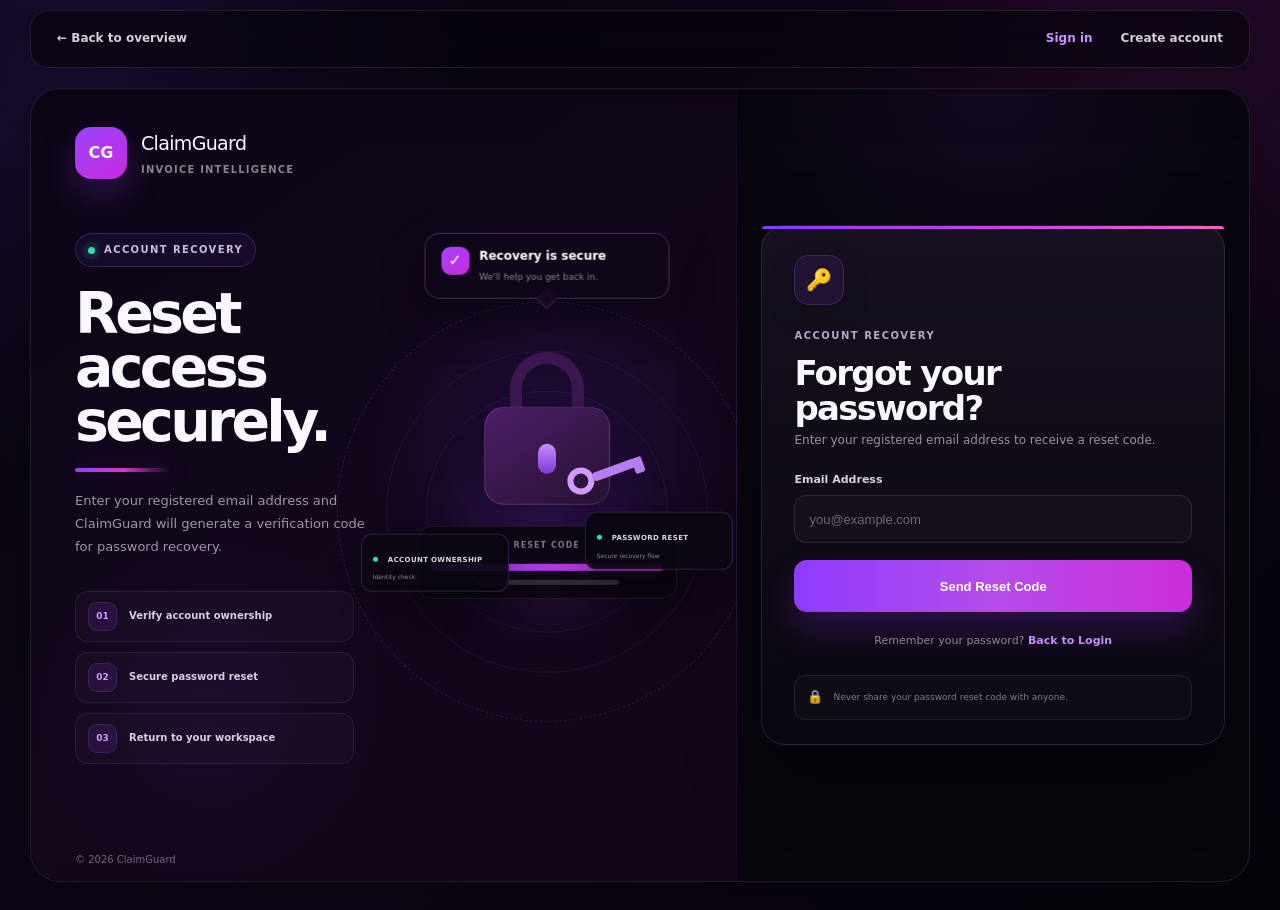
<file: frontend/forgot-password.html>
<!DOCTYPE html>
<html lang="en">

<head>
    <meta charset="UTF-8">
    <meta name="viewport" content="width=device-width, initial-scale=1.0">

    <title>Forgot Password | ClaimGuard</title>

    <link rel="stylesheet" href="css/style.css">

    <style>
        :root{
            --fp-bg:#07040d;
            --fp-purple:#8e3cff;
            --fp-pink:#d32fd4;
            --fp-green:#35ddb0;
            --fp-text:#faf7ff;
            --fp-muted:#a199aa;
            --fp-dim:#756c7d;
            --fp-border:rgba(255,255,255,.10);
        }

        *{box-sizing:border-box}
        html,body{margin:0;min-height:100%}

        body.auth-page.forgot-page{
            min-height:100vh;
            overflow-x:hidden;
            color:var(--fp-text);
            font-family:Inter,ui-sans-serif,system-ui,-apple-system,BlinkMacSystemFont,"Segoe UI",sans-serif;
            background:
                radial-gradient(circle at 8% 10%,rgba(118,59,255,.17),transparent 27%),
                radial-gradient(circle at 91% 8%,rgba(214,45,191,.12),transparent 24%),
                linear-gradient(135deg,#08040d 0%,#10061a 50%,#07040c 100%);
        }

        body.auth-page.forgot-page::before{
            content:"";
            position:fixed;
            inset:0;
            pointer-events:none;
            opacity:.22;
            background:
                linear-gradient(rgba(255,255,255,.018) 1px,transparent 1px),
                linear-gradient(90deg,rgba(255,255,255,.014) 1px,transparent 1px);
            background-size:44px 44px;
        }

        .fp-topbar{
            width:min(1500px,calc(100vw - 60px));
            min-height:58px;
            margin:10px auto 0;
            padding:0 26px;
            display:flex;
            align-items:center;
            justify-content:space-between;
            position:relative;
            z-index:50;
            border:1px solid var(--fp-border);
            border-radius:18px;
            background:rgba(7,4,13,.74);
            backdrop-filter:blur(18px);
            box-shadow:0 20px 55px rgba(0,0,0,.22);
        }

        .fp-topbar a{
            color:#d7cfdd;
            text-decoration:none;
            font-size:12px;
            font-weight:800;
            transition:.2s ease;
        }

        .fp-topbar a:hover{
            color:#fff;
            transform:translateY(-1px);
        }

        .fp-top-links{
            display:flex;
            align-items:center;
            gap:28px;
        }

        .fp-top-links .active{color:#c992ff}

        .fp-shell{
            width:min(1500px,calc(100vw - 60px));
            min-height:calc(100vh - 106px);
            margin:20px auto 28px;
            display:grid;
            grid-template-columns:minmax(0,58%) minmax(430px,42%);
            position:relative;
            overflow:hidden;
            border:1px solid var(--fp-border);
            border-radius:30px;
            background:#0a0610;
            box-shadow:0 30px 110px rgba(0,0,0,.42);
        }

        .fp-left{
            min-width:0;
            position:relative;
            overflow:hidden;
            padding:38px 44px 30px;
            background:
                radial-gradient(circle at 74% 45%,rgba(109,50,231,.16),transparent 27%),
                radial-gradient(circle at 25% 78%,rgba(106,47,214,.08),transparent 22%),
                linear-gradient(145deg,#0c0615 0%,#12071b 55%,#130619 100%);
        }

        .fp-left::after{
            content:"";
            position:absolute;
            top:0;
            right:0;
            bottom:0;
            width:1px;
            background:linear-gradient(180deg,transparent,rgba(197,117,255,.18),transparent);
        }

        .fp-brand{
            display:flex;
            align-items:center;
            gap:14px;
            position:relative;
            z-index:30;
        }

        .fp-brand-mark{
            width:52px;
            height:52px;
            border-radius:16px;
            display:grid;
            place-items:center;
            color:#fff;
            font-weight:900;
            background:linear-gradient(145deg,#9b44ff,#c72bdf);
            box-shadow:0 15px 34px rgba(152,56,255,.25);
        }

        .fp-brand-name{
            margin:0 0 3px;
            font-size:19px;
            letter-spacing:-.035em;
        }

        .fp-brand-sub{
            font-size:10px;
            letter-spacing:.12em;
            color:#8a8090;
            font-weight:800;
        }

        .fp-copy{
            width:48%;
            max-width:490px;
            margin-top:54px;
            position:relative;
            z-index:22;
        }

        .fp-kicker{
            display:inline-flex;
            align-items:center;
            gap:9px;
            padding:8px 12px;
            border:1px solid rgba(168,100,255,.24);
            border-radius:999px;
            color:#c9bce4;
            background:rgba(125,67,255,.08);
            font-size:10px;
            letter-spacing:.14em;
            font-weight:900;
        }

        .fp-kicker::before{
            content:"";
            width:7px;
            height:7px;
            border-radius:50%;
            background:var(--fp-green);
            box-shadow:
                0 0 0 5px rgba(56,223,177,.08),
                0 0 14px rgba(56,223,177,.38);
        }

        .fp-copy h1{
            margin:19px 0 18px;
            font-size:clamp(48px,4.45vw,70px);
            line-height:.95;
            letter-spacing:-.065em;
            font-weight:900;
        }

        .fp-copy h1::after{
            content:"";
            display:block;
            width:96px;
            height:4px;
            margin-top:20px;
            border-radius:99px;
            background:linear-gradient(90deg,#973eff,#d338ca,transparent);
            box-shadow:0 0 24px rgba(153,62,255,.30);
        }

        .fp-copy>p{
            margin:0;
            max-width:440px;
            color:#9f95a8;
            font-size:13px;
            line-height:1.75;
        }

        .fp-points{
            display:grid;
            gap:10px;
            width:min(94%,465px);
            margin-top:32px;
            position:relative;
            z-index:22;
        }

        .fp-point{
            display:flex;
            align-items:center;
            gap:12px;
            padding:10px 12px;
            border:1px solid rgba(255,255,255,.075);
            border-radius:13px;
            background:rgba(255,255,255,.018);
            transition:.22s ease;
        }

        .fp-point:hover{
            transform:translateX(5px);
            border-color:rgba(184,108,255,.25);
            background:rgba(160,75,255,.055);
        }

        .fp-point strong{
            width:29px;
            height:29px;
            border-radius:9px;
            display:grid;
            place-items:center;
            flex:0 0 auto;
            color:#d29eff;
            font-size:9px;
            background:rgba(152,64,255,.12);
            border:1px solid rgba(169,92,255,.18);
        }

        .fp-point span{
            color:#d8cfdf;
            font-size:10px;
            line-height:1.35;
            font-weight:800;
        }

        /* animated recovery scene */
        .fp-scene{
            position:absolute;
            right:-1%;
            top:50%;
            width:56%;
            max-width:650px;
            height:540px;
            transform:translateY(-48%);
            pointer-events:none;
            z-index:10;
        }

        .fp-orbit{
            position:absolute;
            left:50%;
            top:53%;
            width:420px;
            height:420px;
            transform:translate(-50%,-50%);
            border:1px dashed rgba(170,106,255,.17);
            border-radius:50%;
        }

        .fp-orbit::before,
        .fp-orbit::after{
            content:"";
            position:absolute;
            left:50%;
            top:50%;
            transform:translate(-50%,-50%);
            border-radius:50%;
            border:1px solid rgba(170,106,255,.10);
        }

        .fp-orbit::before{width:320px;height:320px}
        .fp-orbit::after{width:240px;height:240px}

        .fp-glow{
            position:absolute;
            left:50%;
            top:58%;
            width:270px;
            height:190px;
            transform:translate(-50%,-50%);
            background:radial-gradient(circle,rgba(153,62,255,.25),transparent 70%);
            filter:blur(18px);
        }

        .fp-greeting{
            position:absolute;
            z-index:30;
            top:7px;
            left:50%;
            transform:translateX(-50%);
            min-width:245px;
            padding:13px 16px;
            border-radius:15px;
            border:1px solid rgba(203,130,255,.30);
            background:rgba(15,8,24,.94);
            backdrop-filter:blur(16px);
            box-shadow:0 18px 44px rgba(0,0,0,.34);
        }

        .fp-greeting::after{
            content:"";
            position:absolute;
            left:50%;
            bottom:-8px;
            width:15px;
            height:15px;
            transform:translateX(-50%) rotate(45deg);
            background:#150a22;
            border-right:1px solid rgba(203,130,255,.22);
            border-bottom:1px solid rgba(203,130,255,.22);
        }

        .fp-gcheck{
            float:left;
            width:28px;
            height:28px;
            margin-right:10px;
            border-radius:9px;
            display:grid;
            place-items:center;
            color:#fff;
            font-weight:900;
            background:linear-gradient(145deg,#a343ff,#c92bdd);
        }

        .fp-gtitle{
            color:#fff;
            font-size:12px;
            font-weight:900;
        }

        .fp-gsub{
            margin-top:4px;
            color:#8e8397;
            font-size:9px;
        }

        .fp-lock{
            position:absolute;
            left:50%;
            top:114px;
            transform:translateX(-50%);
            width:150px;
            height:165px;
            animation:fpLockFloat 4.5s ease-in-out infinite;
        }

        @keyframes fpLockFloat{
            50%{transform:translate(-50%,-8px)}
        }

        .fp-lock-body{
            position:absolute;
            left:50%;
            bottom:0;
            width:126px;
            height:98px;
            transform:translateX(-50%);
            border-radius:20px;
            background:linear-gradient(145deg,#4d1e6a,#26122f);
            border:1px solid rgba(225,163,255,.16);
            box-shadow:0 28px 46px rgba(0,0,0,.30);
        }

        .fp-lock-body::after{
            content:"";
            position:absolute;
            left:50%;
            top:36px;
            width:18px;
            height:30px;
            transform:translateX(-50%);
            border-radius:9px;
            background:linear-gradient(180deg,#c68cff,#7f39d2);
        }

        .fp-shackle{
            position:absolute;
            left:50%;
            top:12px;
            width:74px;
            height:70px;
            transform:translateX(-50%);
            border:12px solid #3b184f;
            border-bottom:0;
            border-radius:40px 40px 0 0;
        }

        .fp-key{
            position:absolute;
            right:-22px;
            bottom:11px;
            width:78px;
            height:42px;
            transform:rotate(-20deg);
            animation:fpKeyFloat 3.8s ease-in-out infinite;
        }

        @keyframes fpKeyFloat{
            50%{transform:rotate(-13deg) translateY(-6px)}
        }

        .fp-key-ring{
            position:absolute;
            left:0;
            top:7px;
            width:27px;
            height:27px;
            border:6px solid #d39bff;
            border-radius:50%;
        }

        .fp-key-shaft{
            position:absolute;
            left:25px;
            top:17px;
            width:47px;
            height:9px;
            border-radius:9px;
            background:#b77cf1;
        }

        .fp-key-tooth{
            position:absolute;
            right:0;
            top:17px;
            width:10px;
            height:16px;
            border-radius:2px;
            background:#b77cf1;
        }

        .fp-code-card{
            position:absolute;
            left:50%;
            top:300px;
            transform:translateX(-50%);
            width:260px;
            padding:13px;
            border-radius:15px;
            border:1px solid rgba(255,255,255,.09);
            background:rgba(10,6,16,.92);
            backdrop-filter:blur(12px);
            box-shadow:0 20px 42px rgba(0,0,0,.30);
        }

        .fp-code-label{
            color:#817688;
            font-size:8px;
            font-weight:900;
            letter-spacing:.13em;
            text-align:center;
        }

        .fp-code-line{
            width:100%;
            height:7px;
            margin-top:11px;
            border-radius:999px;
            background:linear-gradient(90deg,#8e3cff,#d52fd0);
            box-shadow:0 0 14px rgba(161,69,255,.18);
        }

        .fp-code-small{
            width:62%;
            height:5px;
            margin:9px auto 0;
            border-radius:999px;
            background:#322a39;
        }

        .fp-mini-card{
            position:absolute;
            z-index:20;
            min-width:148px;
            padding:9px 11px;
            border-radius:11px;
            background:rgba(11,7,18,.93);
            border:1px solid rgba(182,109,255,.22);
            box-shadow:0 12px 26px rgba(0,0,0,.25);
        }

        .fp-mini-card.left{left:3%;top:57%}
        .fp-mini-card.right{right:3%;top:53%}

        .fp-mini-card .dot{
            display:inline-block;
            width:5px;
            height:5px;
            border-radius:50%;
            background:var(--fp-green);
            margin-right:5px;
        }

        .fp-mini-title{
            color:#ded6e8;
            font-size:7px;
            letter-spacing:.05em;
            font-weight:900;
        }

        .fp-mini-sub{
            margin-top:3px;
            color:#91869d;
            font-size:6px;
        }

        .fp-footer{
            position:absolute;
            left:44px;
            bottom:13px;
            color:#70677a;
            font-size:10px;
            z-index:30;
        }

        /* form */
        .fp-right{
            min-width:0;
            min-height:100%;
            padding:30px 24px;
            display:flex;
            align-items:center;
            justify-content:center;
            background:
                radial-gradient(circle at 50% 0%,rgba(157,63,255,.08),transparent 27%),
                linear-gradient(180deg,#09050f,#08050d);
        }

        .fp-form-box{
            width:100%;
            max-width:650px;
            padding:29px 32px 24px;
            border:1px solid rgba(255,255,255,.10);
            border-radius:24px;
            background:linear-gradient(180deg,rgba(27,19,36,.78),rgba(11,8,17,.90));
            box-shadow:0 28px 80px rgba(0,0,0,.30);
            position:relative;
        }

        .fp-form-box::before{
            content:"";
            position:absolute;
            left:0;
            right:0;
            top:0;
            height:3px;
            border-radius:24px 24px 0 0;
            background:linear-gradient(90deg,#823cff,#c742e7,#ef62bf);
        }

        .fp-form-icon{
            width:50px;
            height:50px;
            margin-bottom:16px;
            display:grid;
            place-items:center;
            border-radius:15px;
            color:#d3a1ff;
            background:rgba(150,61,255,.10);
            border:1px solid rgba(185,108,255,.20);
            font-size:21px;
            box-shadow:0 12px 28px rgba(0,0,0,.18);
        }

        .fp-heading>span{
            color:#bda5c8;
            font-size:10px;
            font-weight:900;
            letter-spacing:.15em;
        }

        .fp-heading h2{
            margin:9px 0 5px;
            color:#fbf8ff;
            font-size:34px;
            line-height:1.03;
            letter-spacing:-.05em;
        }

        .fp-heading p{
            margin:0 0 21px;
            color:#9a8f9f;
            font-size:12px;
            line-height:1.55;
        }

        .fp-group{
            margin-bottom:17px;
        }

        .fp-group label{
            display:block;
            margin-bottom:7px;
            color:#d9d1df;
            font-size:11px;
            font-weight:800;
        }

        .fp-group input{
            width:100%;
            height:48px;
            border-radius:12px;
            border:1px solid rgba(255,255,255,.10);
            background:rgba(255,255,255,.025);
            color:#fff;
            padding:0 14px;
            outline:none;
            transition:.22s ease;
        }

        .fp-group input::placeholder{color:#6f6777}

        .fp-group input:hover{
            border-color:rgba(184,106,255,.18);
        }

        .fp-group input:focus{
            border-color:rgba(175,89,255,.56);
            box-shadow:0 0 0 4px rgba(161,63,255,.09);
            background:rgba(255,255,255,.035);
        }

        #forgotPasswordForm .login-submit{
            width:100%;
            height:52px;
            border:0;
            border-radius:13px;
            background:linear-gradient(90deg,#8d3cff,#b54ce9,#cc2ddb);
            color:#fff;
            font-size:13px;
            font-weight:900;
            cursor:pointer;
            box-shadow:0 18px 34px rgba(133,49,239,.24);
            transition:.22s ease;
        }

        #forgotPasswordForm .login-submit:hover{
            transform:translateY(-2px);
            box-shadow:0 23px 42px rgba(145,50,255,.30);
        }

        .fp-message{
            min-height:0;
            margin:11px 0 0;
        }

        .fp-signin{
            margin:20px 0 14px;
            text-align:center;
            color:#918694;
            font-size:11px;
        }

        .fp-signin a{
            color:#c58cff;
            text-decoration:none;
            font-weight:900;
        }

        .fp-signin a:hover{color:#fff}

        .fp-security{
            min-height:45px;
            padding:10px 12px;
            display:flex;
            align-items:center;
            gap:10px;
            border:1px solid rgba(255,255,255,.08);
            border-radius:12px;
            background:rgba(255,255,255,.018);
        }

        .fp-security>span{font-size:13px}

        .fp-security p{
            margin:0;
            color:#827889;
            font-size:9px;
            line-height:1.35;
        }

        @media(max-width:1200px){
            .fp-shell{grid-template-columns:minmax(0,56%) minmax(430px,44%)}
            .fp-copy{width:51%}
            .fp-scene{width:59%;right:-4%}
            .fp-points{width:94%}
        }

        @media(max-width:980px){
            .fp-shell{
                width:min(94vw,780px);
                min-height:auto;
                grid-template-columns:1fr;
            }

            .fp-left{
                min-height:720px;
                padding:34px 30px;
            }

            .fp-copy{width:54%}
            .fp-scene{width:58%;right:-2%;top:53%}
            .fp-right{padding:18px 16px 24px}
        }

        @media(max-width:720px){
            .fp-topbar,.fp-shell{width:94vw}
            .fp-topbar{min-height:52px;padding:0 16px}
            .fp-top-links{gap:14px}

            .fp-left{
                min-height:auto;
                padding:28px 22px 24px;
            }

            .fp-copy{
                width:100%;
                margin-top:32px;
            }

            .fp-copy h1{font-size:45px}
            .fp-points{width:100%}

            .fp-scene{
                position:relative;
                right:auto;
                top:auto;
                transform:none;
                width:100%;
                height:430px;
                margin-top:8px;
            }

            .fp-footer{
                position:static;
                margin-top:10px;
            }

            .fp-form-box{padding:24px 18px 20px}
            .fp-heading h2{font-size:30px}
        }

        @media(max-width:460px){
            .fp-scene{height:390px}
            .fp-orbit{width:290px;height:290px}
            .fp-lock{transform:translateX(-50%) scale(.88);transform-origin:center}
            .fp-code-card{transform:translateX(-50%) scale(.90);transform-origin:center}
            .fp-key{transform:scale(.88) rotate(-20deg);transform-origin:center}
        }
    </style>

</head>

<body class="auth-page forgot-page">

    <div class="fp-topbar">
        <a href="index.html">← Back to overview</a>

        <div class="fp-top-links">
            <a class="active" href="login.html">Sign in</a>
            <a href="register.html">Create account</a>
        </div>
    </div>


    <main class="fp-shell">

        <!-- LEFT SIDE -->

        <section class="fp-left">

            <div class="fp-brand">

                <div class="fp-brand-mark">
                    CG
                </div>

                <div>
                    <div class="fp-brand-name">
                        ClaimGuard
                    </div>

                    <div class="fp-brand-sub">
                        INVOICE INTELLIGENCE
                    </div>
                </div>

            </div>


            <div class="fp-copy">

                <div class="fp-kicker">
                    ACCOUNT RECOVERY
                </div>

                <h1>
                    Reset access
                    <br>
                    securely.
                </h1>

                <p>
                    Enter your registered email address and
                    ClaimGuard will generate a verification code
                    for password recovery.
                </p>


                <div class="fp-points">

                    <div class="fp-point">
                        <strong>01</strong>
                        <span>Verify account ownership</span>
                    </div>

                    <div class="fp-point">
                        <strong>02</strong>
                        <span>Secure password reset</span>
                    </div>

                    <div class="fp-point">
                        <strong>03</strong>
                        <span>Return to your workspace</span>
                    </div>

                </div>

            </div>


            <!-- RECOVERY ANIMATION -->

            <div class="fp-scene" aria-hidden="true">

                <div class="fp-orbit"></div>
                <div class="fp-glow"></div>


                <div class="fp-greeting">

                    <div class="fp-gcheck">
                        ✓
                    </div>

                    <div class="fp-gtitle">
                        Recovery is secure
                    </div>

                    <div class="fp-gsub">
                        We'll help you get back in.
                    </div>

                </div>


                <div class="fp-lock">

                    <div class="fp-shackle"></div>

                    <div class="fp-lock-body"></div>

                    <div class="fp-key">

                        <div class="fp-key-ring"></div>
                        <div class="fp-key-shaft"></div>
                        <div class="fp-key-tooth"></div>

                    </div>

                </div>


                <div class="fp-code-card">

                    <div class="fp-code-label">
                        RESET CODE
                    </div>

                    <div class="fp-code-line"></div>

                    <div class="fp-code-small"></div>

                </div>


                <div class="fp-mini-card left">

                    <div>
                        <span class="dot"></span>
                        <span class="fp-mini-title">
                            ACCOUNT OWNERSHIP
                        </span>
                    </div>

                    <div class="fp-mini-sub">
                        Identity check
                    </div>

                </div>


                <div class="fp-mini-card right">

                    <div>
                        <span class="dot"></span>
                        <span class="fp-mini-title">
                            PASSWORD RESET
                        </span>
                    </div>

                    <div class="fp-mini-sub">
                        Secure recovery flow
                    </div>

                </div>

            </div>


            <div class="fp-footer">
                © 2026 ClaimGuard
            </div>

        </section>


        <!-- RIGHT SIDE -->

        <section class="fp-right">

            <div class="fp-form-box">

                <div class="fp-form-icon">
                    🔑
                </div>


                <div class="fp-heading">

                    <span>
                        ACCOUNT RECOVERY
                    </span>

                    <h2>
                        Forgot your password?
                    </h2>

                    <p>
                        Enter your registered email address
                        to receive a reset code.
                    </p>

                </div>


                <form id="forgotPasswordForm">

                    <div class="fp-group input-group">

                        <label for="forgotEmail">
                            Email Address
                        </label>

                        <input
                            type="email"
                            id="forgotEmail"
                            placeholder="you@example.com"
                            autocomplete="email"
                            required
                        >

                    </div>


                    <button
                        type="submit"
                        class="login-submit"
                    >
                        Send Reset Code
                    </button>

                </form>


                <div
                    id="forgotPasswordMessage"
                    class="login-message fp-message"
                ></div>


                <p class="signup-link fp-signin">

                    Remember your password?

                    <a href="login.html">
                        Back to Login
                    </a>

                </p>


                <div class="security-note fp-security">

                    <span>
                        🔒
                    </span>

                    <p>
                        Never share your password reset code
                        with anyone.
                    </p>

                </div>

            </div>

        </section>

    </main>


    <script src="js/app.js"></script>

</body>

</html>
</file>
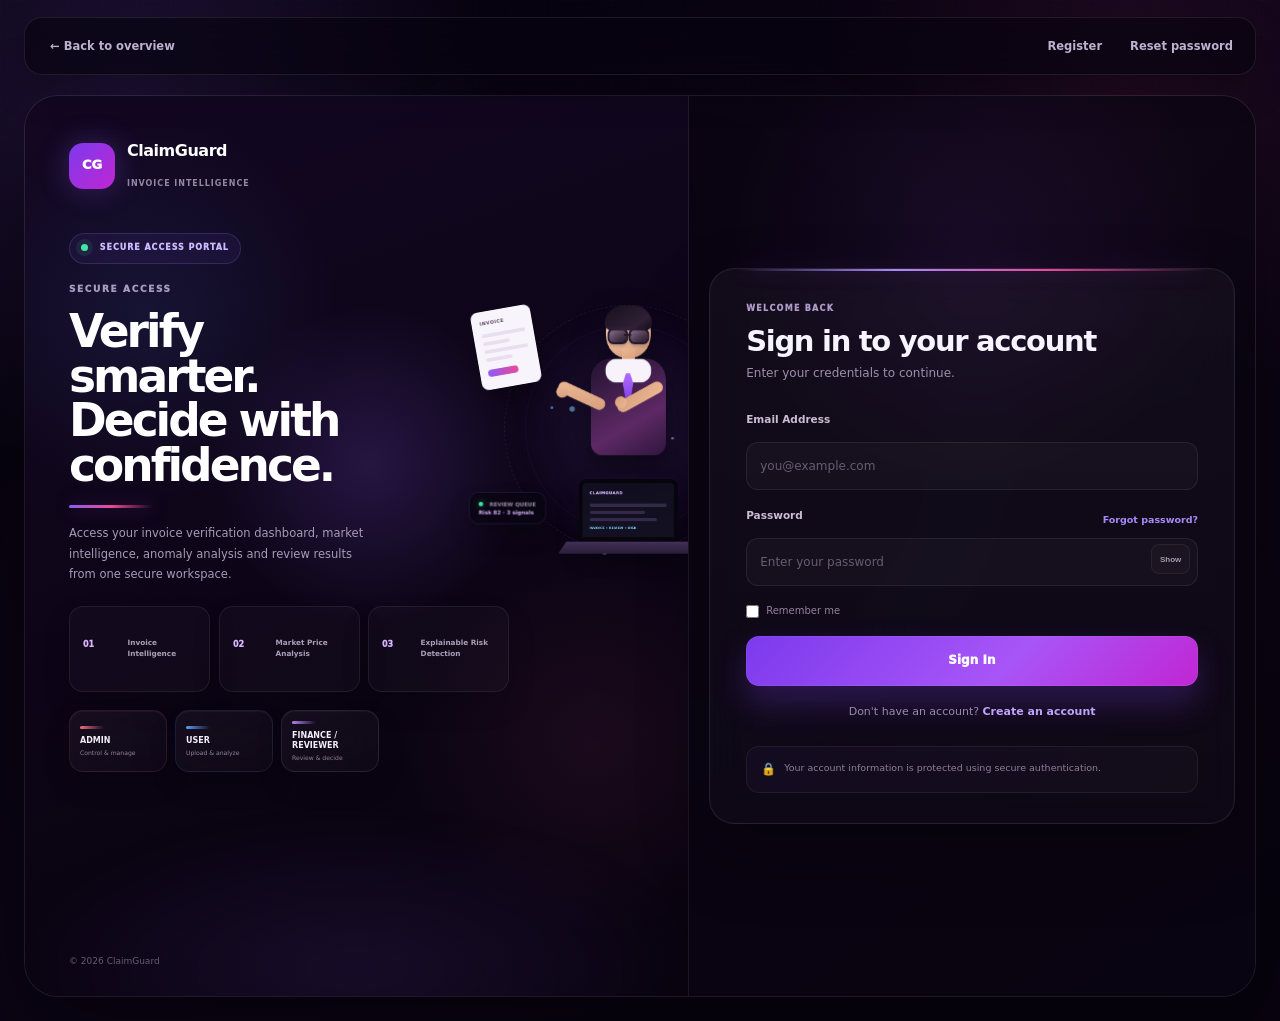
<file: frontend/invoice-details.html>
<!DOCTYPE html>
<html lang="en">

<head>

    <meta charset="UTF-8">

    <meta
        name="viewport"
        content="width=device-width, initial-scale=1.0"
    >

    <title>Invoice Verification | ClaimGuard</title>

    <link
        rel="stylesheet"
        href="css/style.css"
    >

    <style>

        .invoice-details-page {
            min-height: calc(100vh - 80px);
            padding: 55px 6%;
            background: #f7f9fc;
        }

        .invoice-details-container {
            max-width: 1100px;
            margin: 0 auto;
        }

        .details-header {
            margin-bottom: 30px;
        }

        .details-header .auth-label {
            display: block;
            margin-bottom: 8px;
        }

        .details-header h1 {
            font-size: clamp(32px, 4vw, 48px);
            line-height: 1.1;
            letter-spacing: -1.5px;
            margin-bottom: 10px;
        }

        .details-header p {
            color: #64748b;
            max-width: 720px;
        }

        .invoice-grid {
            display: grid;
            grid-template-columns: 1.35fr 0.85fr;
            gap: 20px;
            align-items: start;
        }

        .details-panel {
            background: white;
            border: 1px solid #e2e8f0;
            border-radius: 16px;
            overflow: hidden;
            margin-bottom: 20px;
        }

        .processing-progress {
            display: none;
            margin-bottom: 20px;
            padding: 22px 24px;
            background: #fff;
            border: 1px solid #bfdbfe;
            border-radius: 16px;
        }

        .processing-progress h2 {
            margin: 0 0 8px;
            font-size: 18px;
        }

        .processing-progress p {
            margin: 0 0 12px;
            color: #64748b;
            font-size: 13px;
        }

        .processing-progress-track {
            height: 9px;
            overflow: hidden;
            background: #e2e8f0;
            border-radius: 999px;
        }

        .processing-progress-bar {
            width: 0;
            height: 100%;
            background: linear-gradient(90deg, #2563eb, #7c3aed);
            border-radius: inherit;
            transition: width 350ms ease;
        }

        .processing-timeline {
            display: flex;
            flex-wrap: wrap;
            gap: 7px;
            margin: 14px 0;
            padding: 0;
            list-style: none;
        }

        .processing-timeline li {
            padding: 6px 9px;
            color: #64748b;
            background: #f1f5f9;
            border-radius: 999px;
            font-size: 11px;
        }

        .processing-timeline li.done {
            color: #166534;
            background: #dcfce7;
        }

        .processing-timeline li.active {
            color: #1d4ed8;
            background: #dbeafe;
            font-weight: 700;
        }

        .processing-error {
            color: #b91c1c !important;
        }

        .details-panel:last-child {
            margin-bottom: 0;
        }

        .panel-top {
            padding: 22px 24px;
            border-bottom: 1px solid #e2e8f0;
        }

        .panel-top span {
            color: #2563eb;
            font-size: 10px;
            font-weight: 700;
            letter-spacing: 1.4px;
        }

        .panel-top h2 {
            margin-top: 6px;
            font-size: 20px;
        }

        .panel-body {
            padding: 24px;
        }

        .invoice-summary {
            display: grid;
            grid-template-columns: repeat(2, 1fr);
            gap: 13px;
        }

        .summary-item {
            padding: 15px;
            border: 1px solid #e2e8f0;
            border-radius: 11px;
            background: #f8fafc;
        }

        .summary-item span {
            display: block;
            color: #64748b;
            font-size: 11px;
            margin-bottom: 5px;
        }

        .summary-item strong {
            display: block;
            font-size: 15px;
            word-break: break-word;
        }

        .verification-box {
            padding: 20px;
            border-radius: 13px;
            background: #f8fafc;
            border: 1px solid #e2e8f0;
        }

        .verification-code {
            font-size: 26px;
            font-weight: 800;
            letter-spacing: 1px;
            margin-top: 6px;
        }

        .verification-message {
            margin-top: 10px;
            color: #64748b;
            font-size: 12px;
            line-height: 1.6;
        }

        .status-badge-large {
            display: inline-flex;
            align-items: center;
            padding: 7px 11px;
            border-radius: 20px;
            font-size: 10px;
            font-weight: 800;
            letter-spacing: 0.5px;
            margin-bottom: 14px;
        }

        .status-success {
            background: #ecfdf3;
            color: #15803d;
        }

        .status-warning {
            background: #fff7ed;
            color: #c2410c;
        }

        .status-error {
            background: #fef2f2;
            color: #dc2626;
        }

        .status-neutral {
            background: #eff6ff;
            color: #1d4ed8;
        }

        .checks-list {
            display: grid;
            gap: 10px;
        }

        .check-row {
            display: flex;
            align-items: center;
            justify-content: space-between;
            gap: 15px;
            padding: 12px 14px;
            border: 1px solid #e2e8f0;
            border-radius: 10px;
            background: #fff;
        }

        .check-row span {
            color: #475569;
            font-size: 12px;
        }

        .check-result {
            font-size: 11px;
            font-weight: 800;
        }

        .check-pass {
            color: #15803d;
        }

        .check-fail {
            color: #dc2626;
        }

        .check-pending {
            color: #c2410c;
        }

        .duplicate-box {
            margin-top: 15px;
            padding: 14px;
            border-radius: 10px;
            background: #fff7ed;
            border: 1px solid #fed7aa;
        }

        .duplicate-box strong {
            display: block;
            font-size: 12px;
            color: #c2410c;
            margin-bottom: 4px;
        }

        .duplicate-box span {
            font-size: 11px;
            color: #9a3412;
        }

        .document-status {
            padding: 17px;
            border-radius: 12px;
            background: #0f172a;
            color: white;
        }

        .document-status span {
            display: block;
            color: #94a3b8;
            font-size: 10px;
            margin-bottom: 5px;
        }

        .document-status strong {
            font-size: 22px;
        }

        .loading-state {
            padding: 70px 20px;
            text-align: center;
            color: #64748b;
            font-size: 13px;
        }

        .error-state {
            display: none;
            padding: 20px;
            margin-bottom: 20px;
            border-radius: 11px;
            background: #fef2f2;
            border: 1px solid #fecaca;
            color: #b91c1c;
            font-size: 12px;
        }

        .action-row {
            display: flex;
            gap: 12px;
            flex-wrap: wrap;
        }


        .report-download-button {
            display: inline-flex;
            justify-content: center;
            align-items: center;
            min-height: 46px;
            padding: 0 18px;
            border-radius: 10px;
            border: 1px solid #2563eb;
            background: #2563eb;
            color: #ffffff;
            font-size: 13px;
            font-weight: 700;
            cursor: pointer;
        }


        .report-download-button:hover {
            background: #1d4ed8;
            border-color: #1d4ed8;
        }


        .report-download-button:disabled {
            opacity: 0.65;
            cursor: wait;
        }

        .back-button {
            display: inline-flex;
            justify-content: center;
            align-items: center;
            min-height: 46px;
            padding: 0 18px;
            border-radius: 10px;
            border: 1px solid #cbd5e1;
            background: white;
            color: #0f172a;
            font-size: 13px;
            font-weight: 700;
        }

        .back-button:hover {
            border-color: #2563eb;
            color: #2563eb;
        }

        @media (max-width: 900px) {

            .invoice-grid {
                grid-template-columns: 1fr;
            }

        }



        /* =====================================================
           MARKET PRICE INTELLIGENCE
           ===================================================== */

        .market-panel {
            margin-top: 20px;
        }

        .market-intro {
            color: #64748b;
            font-size: 12px;
            line-height: 1.7;
            margin: 0 0 18px;
        }

        .market-reference-note {
            padding: 14px 16px;
            border-radius: 11px;
            background: #eff6ff;
            border: 1px solid #dbeafe;
            color: #1e40af;
            font-size: 11px;
            line-height: 1.6;
            margin-bottom: 18px;
        }

        .market-reference-note strong {
            display: block;
            margin-bottom: 3px;
            font-size: 12px;
        }

        /* Product-level market intelligence for multi-item invoices */
        .market-product-analyses {
            display: grid;
            gap: 14px;
            margin: 18px 0;
        }

        .market-product-analysis-title {
            color: #334155;
            font-size: 13px;
            font-weight: 800;
            margin-bottom: 0;
        }

        .market-product-analysis-card {
            min-width: 0;
            padding: 16px;
            border: 1px solid #dbe2ef;
            border-radius: 13px;
            background: linear-gradient(145deg, #ffffff, #f8faff);
        }

        .market-product-analysis-header {
            display: flex;
            align-items: flex-start;
            justify-content: space-between;
            gap: 12px;
            margin-bottom: 13px;
        }

        .market-product-analysis-name {
            color: #1e293b;
            font-size: 14px;
            font-weight: 800;
            line-height: 1.5;
            overflow-wrap: anywhere;
        }

        .market-product-analysis-state {
            flex: 0 0 auto;
            padding: 5px 8px;
            border-radius: 999px;
            background: #ecfdf5;
            color: #047857;
            font-size: 9px;
            font-weight: 800;
            letter-spacing: .35px;
        }

        .market-product-analysis-state.unavailable {
            background: #fff7ed;
            color: #9a3412;
        }

        .market-product-analysis-metrics {
            display: grid;
            grid-template-columns: repeat(3, minmax(0, 1fr));
            gap: 9px;
        }

        .market-product-analysis-metric {
            min-width: 0;
            padding: 11px 12px;
            border: 1px solid #e2e8f0;
            border-radius: 9px;
            background: #fff;
        }

        .market-product-analysis-metric span {
            display: block;
            margin-bottom: 5px;
            color: #64748b;
            font-size: 10px;
        }

        .market-product-analysis-metric strong {
            display: block;
            color: #1e293b;
            font-size: 15px;
            line-height: 1.35;
            overflow-wrap: anywhere;
        }

        .market-product-analysis-note {
            margin-top: 11px;
            color: #64748b;
            font-size: 10px;
            line-height: 1.6;
        }

        .market-product-analysis-delta {
            margin-top: 11px;
            padding: 10px 12px;
            border-radius: 9px;
            background: #eff6ff;
            color: #1e40af;
            font-size: 11px;
            line-height: 1.55;
        }

        .market-product-sources {
            margin-top: 12px;
            border: 1px solid #dbe2ef;
            border-radius: 10px;
            background: #fff;
            overflow: hidden;
        }

        .market-product-sources summary {
            padding: 11px 12px;
            cursor: pointer;
            color: #334155;
            font-size: 11px;
            font-weight: 800;
        }

        .market-product-sources-body {
            padding: 0 10px 10px;
        }

        .market-product-sources-body .market-source-card {
            margin-top: 9px;
        }

        .market-multi-product-note {
            margin: -4px 0 16px;
            padding: 11px 13px;
            border: 1px solid #dbeafe;
            border-radius: 10px;
            background: #f1f6ff;
            color: #334e7d;
            font-size: 11px;
            line-height: 1.6;
        }

        .market-summary-grid {
            display: grid;
            grid-template-columns: repeat(6, 1fr);
            gap: 10px;
            margin-bottom: 18px;
        }

        .market-stat {
            padding: 14px;
            border: 1px solid #e2e8f0;
            border-radius: 11px;
            background: #f8fafc;
            min-width: 0;
        }

        .market-stat span {
            display: block;
            color: #64748b;
            font-size: 10px;
            margin-bottom: 5px;
        }

        .market-stat strong {
            display: block;
            font-size: 16px;
            line-height: 1.25;
            word-break: break-word;
        }

        .market-delta {
            display: grid;
            grid-template-columns: 1fr auto;
            gap: 14px;
            align-items: center;
            padding: 16px;
            border: 1px solid #e2e8f0;
            border-radius: 12px;
            background: white;
            margin-bottom: 18px;
        }

        .market-delta-copy span {
            display: block;
            color: #64748b;
            font-size: 10px;
            margin-bottom: 4px;
        }

        .market-delta-copy strong {
            font-size: 15px;
        }

        .market-delta-value {
            font-size: 18px;
            font-weight: 800;
            white-space: nowrap;
        }

        .market-delta-positive {
            color: #b91c1c;
        }

        .market-delta-negative {
            color: #15803d;
        }

        .market-delta-neutral {
            color: #475569;
        }

        .market-source-group {
            margin-top: 18px;
        }

        .market-source-group h3 {
            margin: 0 0 10px;
            font-size: 14px;
        }

        .market-source-list {
            display: grid;
            gap: 10px;
        }

        .market-source-card {
            border: 1px solid #e2e8f0;
            border-radius: 12px;
            background: #fff;
            overflow: hidden;
        }

        .market-source-main {
            display: grid;
            grid-template-columns: minmax(0, 1fr) auto;
            gap: 14px;
            padding: 15px;
            align-items: start;
        }

        .market-source-title-row {
            display: flex;
            gap: 8px;
            align-items: center;
            flex-wrap: wrap;
            margin-bottom: 6px;
        }

        .market-source-title {
            font-size: 13px;
            font-weight: 800;
            color: #0f172a;
        }

        .market-source-meta {
            color: #64748b;
            font-size: 10px;
            line-height: 1.6;
        }

        .market-source-price {
            text-align: right;
        }

        .market-source-price strong {
            display: block;
            font-size: 18px;
        }

        .market-source-price span {
            color: #64748b;
            font-size: 10px;
        }

        .market-source-badge,
        .market-availability-badge,
        .market-confidence-badge {
            display: inline-flex;
            align-items: center;
            padding: 4px 7px;
            border-radius: 999px;
            font-size: 9px;
            font-weight: 800;
            letter-spacing: 0.3px;
        }

        .market-badge-marketplace {
            background: #f5f3ff;
            color: #6d28d9;
        }

        .market-badge-retailer {
            background: #ecfdf5;
            color: #047857;
        }

        .market-badge-official {
            background: #eff6ff;
            color: #1d4ed8;
        }

        .market-badge-vendor {
            background: #fff7ed;
            color: #c2410c;
        }

        .market-badge-web {
            background: #f1f5f9;
            color: #475569;
        }

        .market-availability-listed {
            background: #ecfdf3;
            color: #15803d;
        }

        .market-availability-out {
            background: #fff7ed;
            color: #c2410c;
        }

        .market-availability-unknown {
            background: #f1f5f9;
            color: #475569;
        }

        .market-confidence-badge {
            background: #f8fafc;
            color: #475569;
            border: 1px solid #e2e8f0;
        }

        .market-source-details {
            border-top: 1px solid #e2e8f0;
            padding: 13px 15px 15px;
            background: #f8fafc;
        }

        .market-detail-grid {
            display: grid;
            grid-template-columns: repeat(3, 1fr);
            gap: 10px;
        }

        .market-detail-item {
            padding: 10px;
            border: 1px solid #e2e8f0;
            border-radius: 9px;
            background: white;
        }

        .market-detail-item span {
            display: block;
            color: #64748b;
            font-size: 9px;
            margin-bottom: 4px;
        }

        .market-detail-item strong {
            display: block;
            color: #0f172a;
            font-size: 11px;
            word-break: break-word;
        }

        .market-source-note {
            margin-top: 10px;
            padding: 10px 11px;
            border-radius: 9px;
            background: #fff;
            border: 1px solid #e2e8f0;
            color: #475569;
            font-size: 10px;
            line-height: 1.6;
        }

        .market-source-link {
            display: inline-flex;
            margin-top: 10px;
            color: #2563eb;
            font-size: 10px;
            font-weight: 800;
            text-decoration: none;
        }

        .market-source-link:hover {
            text-decoration: underline;
        }

        .market-empty {
            padding: 18px;
            border-radius: 11px;
            border: 1px dashed #cbd5e1;
            color: #64748b;
            background: #f8fafc;
            font-size: 11px;
            line-height: 1.6;
        }

        .market-status {
            display: inline-flex;
            align-items: center;
            padding: 6px 9px;
            border-radius: 999px;
            font-size: 9px;
            font-weight: 800;
            margin-bottom: 12px;
        }

        .market-status-ready {
            background: #ecfdf3;
            color: #15803d;
        }

        .market-status-limited {
            background: #fff7ed;
            color: #c2410c;
        }

        .market-status-unavailable {
            background: #f1f5f9;
            color: #475569;
        }

        .market-expandable {
            margin-top: 18px;
            border: 1px solid #e2e8f0;
            border-radius: 12px;
            overflow: hidden;
            background: #fff;
        }

        .market-expandable summary {
            cursor: pointer;
            list-style: none;
            padding: 14px 15px;
            font-size: 12px;
            font-weight: 800;
            color: #0f172a;
        }

        .market-expandable summary::-webkit-details-marker {
            display: none;
        }

        .market-expandable summary::after {
            content: "+";
            float: right;
            color: #64748b;
            font-size: 16px;
        }

        .market-expandable[open] summary::after {
            content: "−";
        }

        .market-expandable-body {
            border-top: 1px solid #e2e8f0;
            padding: 15px;
            background: #f8fafc;
        }

        .market-diagnostics-grid {
            display: grid;
            grid-template-columns: repeat(4, 1fr);
            gap: 10px;
        }

        .market-diagnostic-item {
            padding: 10px;
            border: 1px solid #e2e8f0;
            border-radius: 9px;
            background: #fff;
        }

        .market-diagnostic-item span {
            display: block;
            color: #64748b;
            font-size: 9px;
            margin-bottom: 4px;
        }

        .market-diagnostic-item strong {
            display: block;
            font-size: 12px;
        }

        .market-methodology {
            margin-top: 12px;
            color: #64748b;
            font-size: 10px;
            line-height: 1.65;
        }

        .market-vendor-relation {
            margin-top: 10px;
            padding: 10px 11px;
            border-radius: 9px;
            background: #eff6ff;
            border: 1px solid #dbeafe;
            color: #1e40af;
            font-size: 10px;
            line-height: 1.6;
        }

        @media (max-width: 1000px) {

            .market-product-analysis-metrics {
                grid-template-columns: repeat(2, minmax(0, 1fr));
            }

            .market-summary-grid {
                grid-template-columns: repeat(3, 1fr);
            }

            .market-diagnostics-grid {
                grid-template-columns: repeat(2, 1fr);
            }

        }

        @media (max-width: 700px) {

            .market-product-analysis-header {
                flex-direction: column;
            }

            .market-summary-grid,
            .market-detail-grid,
            .market-diagnostics-grid {
                grid-template-columns: 1fr 1fr;
            }

            .market-source-main {
                grid-template-columns: 1fr;
            }

            .market-source-price {
                text-align: left;
            }

        }

        @media (max-width: 500px) {

            .market-summary-grid,
            .market-detail-grid,
            .market-diagnostics-grid {
                grid-template-columns: 1fr;
            }

            .market-delta {
                grid-template-columns: 1fr;
            }

            .market-delta-value {
                white-space: normal;
            }

        }


        @media (max-width: 600px) {

            .invoice-details-page {
                padding: 35px 5%;
            }

            .invoice-summary {
                grid-template-columns: 1fr;
            }

            .panel-body {
                padding: 18px;
            }

        }



        /* =====================================================
           RISK & ANOMALY UI
           ===================================================== */

        .risk-overview {
            display: grid;
            grid-template-columns: 1fr 1fr;
            gap: 14px;
            margin-bottom: 18px;
        }

        .risk-score-card,
        .risk-level-card {
            padding: 18px;
            border: 1px solid #e2e8f0;
            border-radius: 13px;
            background: #f8fafc;
        }

        .risk-score-card > span,
        .risk-level-card > span {
            display: block;
            color: #64748b;
            font-size: 10px;
            font-weight: 800;
            letter-spacing: 1.2px;
        }

        .risk-score-card strong {
            display: inline-block;
            margin-top: 6px;
            font-size: 34px;
            line-height: 1;
        }

        .risk-score-card small,
        .risk-level-card small {
            display: block;
            margin-top: 7px;
            color: #64748b;
            font-size: 11px;
        }

        .risk-level-badge {
            display: inline-flex;
            align-items: center;
            justify-content: center;
            margin-top: 9px;
            padding: 8px 12px;
            border-radius: 999px;
            font-size: 11px;
            font-weight: 900;
            letter-spacing: 0.6px;
        }

        .risk-level-high {
            background: #fef2f2;
            color: #b91c1c;
        }

        .risk-level-medium {
            background: #fff7ed;
            color: #c2410c;
        }

        .risk-level-low {
            background: #ecfdf3;
            color: #15803d;
        }

        .risk-level-none {
            background: #eff6ff;
            color: #1d4ed8;
        }

        .risk-summary-message {
            padding: 14px 16px;
            border-left: 3px solid #2563eb;
            background: #f8fafc;
            border-radius: 10px;
            color: #475569;
            font-size: 12px;
            line-height: 1.65;
            margin-bottom: 20px;
        }

        .risk-section-label {
            margin: 19px 0 10px;
            color: #64748b;
            font-size: 10px;
            font-weight: 800;
            letter-spacing: 1.1px;
        }

        .anomalies-list {
            display: grid;
            gap: 10px;
        }

        .anomaly-item {
            padding: 14px;
            border: 1px solid #e2e8f0;
            border-radius: 11px;
            background: #fff;
        }

        .anomaly-item-top {
            display: flex;
            justify-content: space-between;
            align-items: flex-start;
            gap: 12px;
        }

        .anomaly-type {
            color: #0f172a;
            font-size: 12px;
            font-weight: 800;
        }

        .anomaly-severity {
            flex: 0 0 auto;
            padding: 5px 8px;
            border-radius: 999px;
            font-size: 9px;
            font-weight: 900;
            letter-spacing: 0.4px;
            text-transform: uppercase;
        }

        .anomaly-severity.high {
            background: #fef2f2;
            color: #b91c1c;
        }

        .anomaly-severity.medium {
            background: #fff7ed;
            color: #c2410c;
        }

        .anomaly-severity.low {
            background: #eff6ff;
            color: #1d4ed8;
        }

        .anomaly-message {
            margin-top: 8px;
            color: #475569;
            font-size: 12px;
            line-height: 1.6;
        }

        .anomaly-evidence {
            display: grid;
            grid-template-columns: repeat(3, minmax(0, 1fr));
            gap: 8px;
            margin-top: 10px;
        }

        .anomaly-evidence-item {
            padding: 9px 10px;
            border-radius: 8px;
            background: #f8fafc;
            border: 1px solid #eef2f7;
        }

        .anomaly-evidence-item span {
            display: block;
            color: #64748b;
            font-size: 9px;
            margin-bottom: 3px;
        }

        .anomaly-evidence-item strong {
            display: block;
            font-size: 11px;
            word-break: break-word;
        }

        .risk-breakdown-grid,
        .risk-evidence-grid {
            display: grid;
            grid-template-columns: repeat(4, minmax(0, 1fr));
            gap: 10px;
        }

        .risk-breakdown-item,
        .risk-evidence-item {
            padding: 12px;
            border: 1px solid #e2e8f0;
            border-radius: 10px;
            background: #f8fafc;
        }

        .risk-breakdown-item span,
        .risk-evidence-item span {
            display: block;
            color: #64748b;
            font-size: 9px;
            margin-bottom: 4px;
        }

        .risk-breakdown-item strong,
        .risk-evidence-item strong {
            display: block;
            font-size: 13px;
            word-break: break-word;
        }

        .risk-expandable {
            margin-top: 14px;
            border: 1px solid #e2e8f0;
            border-radius: 10px;
            background: #fff;
        }

        .risk-expandable summary {
            padding: 13px 14px;
            cursor: pointer;
            color: #334155;
            font-size: 11px;
            font-weight: 800;
        }

        .risk-evidence-body {
            padding: 0 14px 14px;
        }

        .ai-model-details summary {
            display:flex;
            align-items:center;
            justify-content:space-between;
            gap:12px;
        }
        .ai-summary-pill {
            display:inline-flex;
            align-items:center;
            padding:5px 8px;
            border-radius:999px;
            background:#fff7ed;
            color:#9a3412;
            font-size:9px;
            font-weight:800;
            white-space:nowrap;
        }
        .market-excluded-sources {
            margin-top:8px;
            border:1px dashed #d6dbea;
            background:#fbfbfe;
        }
        .market-excluded-sources summary {
            color:#6b6474;
        }
        .market-related-editions {
            margin-top: 8px;
            border: 1px solid #f2d8a5;
            background: #fffcf6;
        }
        .market-related-editions summary {
            color: #85520d;
        }
        .market-related-edition-block {
            margin: 10px 0 0;
            padding: 11px;
            border: 1px solid #f2e4c8;
            border-radius: 9px;
            background: #fff;
        }
        .market-related-edition-block h4 {
            margin: 0 0 7px;
            color: #7a4a0a;
            font-size: 11px;
        }
        .market-related-edition-stats {
            margin: 0 0 8px;
            color: #6b5a43;
            font-size: 10px;
            line-height: 1.6;
        }

        .market-validation-note {
            margin-top:9px;
            padding:9px 11px;
            border-radius:9px;
            background:#fff8ed;
            border:1px solid #f6dfb8;
            color:#85520d;
            font-size:10px;
            line-height:1.55;
        }

        .risk-ml-message {
            margin-top: 12px;
            padding: 11px 12px;
            border-radius: 9px;
            background: #f8fafc;
            color: #64748b;
            font-size: 11px;
            line-height: 1.55;
        }

        .ai-model-panel {
            margin-top: 16px;
            padding: 15px;
            border: 1px solid #dbeafe;
            border-radius: 11px;
            background: #f8fbff;
        }

        .ai-model-header {
            display: flex;
            align-items: center;
            justify-content: space-between;
            gap: 12px;
            margin-bottom: 12px;
        }

        .ai-model-title {
            color: #0f172a;
            font-size: 12px;
            font-weight: 900;
        }

        .ai-model-badge {
            display: inline-flex;
            align-items: center;
            justify-content: center;
            padding: 5px 8px;
            border-radius: 999px;
            background: #eff6ff;
            color: #1d4ed8;
            font-size: 9px;
            font-weight: 900;
            letter-spacing: 0.4px;
            text-transform: uppercase;
        }

        .ai-model-grid {
            display: grid;
            grid-template-columns: repeat(3, minmax(0, 1fr));
            gap: 9px;
        }

        .ai-model-item {
            padding: 10px;
            border: 1px solid #e2e8f0;
            border-radius: 9px;
            background: #ffffff;
        }

        .ai-model-item span {
            display: block;
            color: #64748b;
            font-size: 9px;
            margin-bottom: 4px;
        }

        .ai-model-item strong {
            display: block;
            color: #0f172a;
            font-size: 12px;
            word-break: break-word;
        }

        .ai-model-message {
            margin-top: 10px;
            padding: 10px 11px;
            border-radius: 9px;
            background: #eef6ff;
            color: #475569;
            font-size: 11px;
            line-height: 1.55;
        }

        .risk-empty {
            padding: 14px;
            border: 1px dashed #cbd5e1;
            border-radius: 10px;
            color: #64748b;
            font-size: 12px;
            text-align: center;
            background: #f8fafc;
        }

        @media (max-width: 800px) {

            .risk-overview {
                grid-template-columns: 1fr;
            }

            .risk-breakdown-grid,
            .risk-evidence-grid {
                grid-template-columns: repeat(2, minmax(0, 1fr));
            }

            .anomaly-evidence {
                grid-template-columns: 1fr;
            }

            .ai-model-grid {
                grid-template-columns: repeat(2, minmax(0, 1fr));
            }

        }




        /* =====================================================
           REVIEW DECISION UI
           ===================================================== */

                .review-audit-list {
            display: grid;
            gap: 10px;
            margin-top: 12px;
        }

        .review-audit-item {
            padding: 11px 12px;
            border: 1px solid rgba(127,127,127,0.15);
            border-radius: 9px;
            background: #f8fafc;
        }

        .review-audit-item strong {
            display: block;
            font-size: 11px;
            line-height: 1.4;
        }

        .review-audit-item span {
            display: block;
            margin-top: 3px;
            color: #64748b;
            font-size: 10px;
            line-height: 1.45;
        }

        .review-audit-empty {
            color: #64748b;
            font-size: 11px;
            line-height: 1.55;
        }

.verification-response-panel {
            border-left: 3px solid #d97706;
        }

        .verification-response-state {
            padding: 11px 12px;
            margin-bottom: 13px;
            border-radius: 9px;
            background: #fff7ed;
            color: #9a3412;
            font-size: 11px;
            line-height: 1.55;
        }

        .verification-response-note {
            width: 100%;
            min-height: 110px;
            box-sizing: border-box;
            padding: 11px 12px;
            border: 1px solid #cbd5e1;
            border-radius: 9px;
            resize: vertical;
            font: inherit;
            font-size: 12px;
        }

        .verification-response-actions {
            display: flex;
            gap: 9px;
            flex-wrap: wrap;
            margin-top: 11px;
        }

        .verification-response-button {
            min-height: 38px;
            padding: 0 12px;
            border-radius: 9px;
            border: 1px solid #fed7aa;
            background: #fff7ed;
            color: #9a3412;
            cursor: pointer;
            font-size: 11px;
            font-weight: 800;
        }

        .review-decision-state {
            padding: 12px 14px;
            margin-bottom: 14px;
            border-radius: 10px;
            background: #f8fafc;
            border: 1px solid #e2e8f0;
            color: #475569;
            font-size: 12px;
            line-height: 1.55;
        }

        .review-note-label {
            display: block;
            margin-bottom: 7px;
            color: #334155;
            font-size: 11px;
            font-weight: 800;
        }

        .review-note-input {
            width: 100%;
            box-sizing: border-box;
            min-height: 92px;
            resize: vertical;
            padding: 11px 12px;
            border: 1px solid #cbd5e1;
            border-radius: 10px;
            background: white;
            color: #0f172a;
            font: inherit;
            font-size: 12px;
            line-height: 1.55;
            outline: none;
        }

        .review-note-input:focus {
            border-color: #2563eb;
            box-shadow: 0 0 0 3px rgba(37, 99, 235, 0.08);
        }

        .review-decision-message {
            margin-top: 12px;
            padding: 11px 12px;
            border-radius: 9px;
            font-size: 11px;
            line-height: 1.5;
        }

        .review-decision-message.success {
            background: #ecfdf3;
            border: 1px solid #bbf7d0;
            color: #166534;
        }

        .review-decision-message.error {
            background: #fef2f2;
            border: 1px solid #fecaca;
            color: #b91c1c;
        }

        .review-decision-actions {
            display: grid;
            grid-template-columns: repeat(3, minmax(0, 1fr));
            gap: 9px;
            margin-top: 14px;
        }

        .review-decision-button {
            min-height: 42px;
            padding: 0 11px;
            border-radius: 9px;
            border: 1px solid transparent;
            cursor: pointer;
            font-size: 11px;
            font-weight: 800;
            line-height: 1.2;
        }

        .review-decision-button:disabled {
            opacity: 0.55;
            cursor: not-allowed;
        }

        .review-approve {
            background: #ecfdf3;
            border-color: #bbf7d0;
            color: #166534;
        }

        .review-reject {
            background: #fef2f2;
            border-color: #fecaca;
            color: #b91c1c;
        }

        .review-verify {
            background: #eff6ff;
            border-color: #bfdbfe;
            color: #1d4ed8;
        }

        .review-decision-hint {
            display: block;
            margin-top: 10px;
            color: #64748b;
            font-size: 10px;
            line-height: 1.5;
        }

        .review-decision-record {
            padding: 12px 14px;
            border-radius: 10px;
            background: #f8fafc;
            border: 1px solid #e2e8f0;
        }

        .review-decision-record strong {
            display: block;
            margin-bottom: 4px;
            color: #0f172a;
            font-size: 12px;
        }

        .review-decision-record span {
            display: block;
            color: #64748b;
            font-size: 10px;
            line-height: 1.55;
        }

        @media (max-width: 800px) {

            .review-decision-actions {
                grid-template-columns: 1fr;
            }

        }


    </style>


<style id="cg-invoice-details-premium-v1">
/* =========================================================
   CLAIMGUARD INVOICE DETAILS — PREMIUM BLUE/PURPLE REVIEW THEME
   Visual/decorative layer only. Original JS remains intact.
   ========================================================= */

:root{
    --id-bg:#f4f5fb;
    --id-surface:#ffffff;
    --id-surface-soft:#fafaff;
    --id-ink:#211c2d;
    --id-ink-2:#4b4357;
    --id-muted:#746b7e;
    --id-dim:#958d9d;
    --id-line:#dddbea;
    --id-blue:#3568d8;
    --id-blue-2:#5b72e6;
    --id-purple:#8d4dde;
    --id-purple-2:#b64fd3;
    --id-green:#248d73;
    --id-orange:#c97817;
    --id-red:#b63b52;
}

html,body{
    min-height:100%;
}

body.theme-reviewer{
    min-height:100vh !important;
    color:var(--id-ink) !important;
    background:
        radial-gradient(circle at 8% 3%,rgba(67,107,224,.10),transparent 25%),
        radial-gradient(circle at 93% 4%,rgba(177,79,211,.09),transparent 24%),
        linear-gradient(135deg,#f7f7fc 0%,#f0f1f9 53%,#faf9fd 100%) !important;
    overflow-x:hidden !important;
}

body.theme-reviewer::before{
    content:"";
    position:fixed;
    inset:0;
    pointer-events:none;
    z-index:0;
    opacity:.16;
    background:
        linear-gradient(rgba(54,69,111,.023) 1px,transparent 1px),
        linear-gradient(90deg,rgba(54,69,111,.018) 1px,transparent 1px);
    background-size:46px 46px;
}

/* ===================== NAV ===================== */

body.theme-reviewer .navbar{
    width:min(1500px,calc(100vw - 56px)) !important;
    min-height:64px !important;
    margin:12px auto 12px !important;
    padding:0 18px 0 20px !important;
    position:relative !important;
    z-index:30 !important;
    display:flex !important;
    align-items:center !important;
    justify-content:space-between !important;
    gap:20px !important;
    background:rgba(255,255,255,.91) !important;
    border:1px solid var(--id-line) !important;
    border-radius:18px !important;
    box-shadow:0 12px 34px rgba(52,55,80,.07) !important;
    backdrop-filter:blur(16px) !important;
}

body.theme-reviewer .brand{
    display:flex !important;
    align-items:center !important;
    gap:12px !important;
}

body.theme-reviewer .brand-icon{
    width:44px !important;
    height:44px !important;
    border-radius:13px !important;
    display:grid !important;
    place-items:center !important;
    color:#fff !important;
    background:linear-gradient(145deg,#3b6ed8,#8e4cdf) !important;
    box-shadow:0 10px 23px rgba(70,88,214,.18) !important;
}

body.theme-reviewer .brand-text h2{
    color:#2b2536 !important;
    margin:0 0 2px !important;
}

body.theme-reviewer .brand-text span{
    color:#837b8e !important;
}

body.theme-reviewer .nav-utility{
    display:flex !important;
    align-items:center !important;
    justify-content:flex-end !important;
    gap:9px !important;
    flex-wrap:nowrap !important;
}

body.theme-reviewer .search-box{
    width:250px !important;
    height:38px !important;
    border:1px solid #ddd8e8 !important;
    border-radius:11px !important;
    background:#fff !important;
}

body.theme-reviewer .search-box input{
    color:#342b3d !important;
}

body.theme-reviewer .search-box input::placeholder{
    color:#9a92a3 !important;
}

body.theme-reviewer .notification-pill{
    min-width:32px !important;
    height:32px !important;
    color:#65468c !important;
    background:#f0eafb !important;
    border-color:#dccced !important;
}

body.theme-reviewer .nav-login{
    min-width:100px !important;
    height:38px !important;
    padding:0 16px !important;
    display:inline-flex !important;
    align-items:center !important;
    justify-content:center !important;
    color:#fff !important;
    background:linear-gradient(135deg,#386bd8,#8d4dde) !important;
    border:1px solid rgba(70,77,170,.20) !important;
    border-radius:11px !important;
    box-shadow:0 10px 22px rgba(70,82,193,.18) !important;
    font-size:10px !important;
    font-weight:900 !important;
    text-decoration:none !important;
    transition:.2s ease !important;
}

body.theme-reviewer .nav-login:hover{
    transform:translateY(-2px) !important;
    box-shadow:0 15px 28px rgba(70,82,193,.27) !important;
}

/* ===================== PAGE ===================== */

body.theme-reviewer .invoice-details-page{
    min-height:calc(100vh - 90px) !important;
    width:min(1500px,calc(100vw - 56px)) !important;
    margin:0 auto !important;
    padding:22px 0 50px !important;
    position:relative !important;
    z-index:2 !important;
    background:transparent !important;
}

body.theme-reviewer .invoice-details-container{
    width:100% !important;
    max-width:none !important;
    margin:0 !important;
}

/* ===================== HERO ===================== */

body.theme-reviewer .role-banner{
    width:100% !important;
    min-height:270px !important;
    margin:0 0 22px !important;
    position:relative !important;
    overflow:hidden !important;
    border:1px solid #d9d7e5 !important;
    border-radius:26px !important;
    background:
        radial-gradient(circle at 83% 45%,rgba(79,107,222,.12),transparent 25%),
        radial-gradient(circle at 72% 35%,rgba(181,78,210,.08),transparent 24%),
        linear-gradient(135deg,#ffffff 0%,#f6f6fc 56%,#fcfbfe 100%) !important;
    box-shadow:0 18px 50px rgba(47,54,83,.075) !important;
}

body.theme-reviewer .role-banner::before{
    content:"" !important;
    position:absolute !important;
    left:0 !important;
    top:0 !important;
    bottom:0 !important;
    width:4px !important;
    background:linear-gradient(180deg,#386bd8,#9a4cdd) !important;
}

body.theme-reviewer .role-banner-inner{
    min-height:270px !important;
    width:100% !important;
    padding:38px 450px 38px 38px !important;
    position:relative !important;
    display:flex !important;
    align-items:center !important;
    justify-content:flex-start !important;
}

body.theme-reviewer .role-banner-copy{
    position:relative !important;
    z-index:15 !important;
    max-width:740px !important;
}

body.theme-reviewer .role-banner-label{
    color:#536aa2 !important;
    font-size:9px !important;
    font-weight:900 !important;
    letter-spacing:.14em !important;
}

body.theme-reviewer .role-banner h1{
    margin:13px 0 9px !important;
    color:#251f31 !important;
    font-size:clamp(38px,4vw,58px) !important;
    line-height:1 !important;
    letter-spacing:-.055em !important;
    font-weight:900 !important;
}

body.theme-reviewer .role-banner p{
    max-width:700px !important;
    margin:0 !important;
    color:#625a6d !important;
    font-size:12px !important;
    line-height:1.7 !important;
}

body.theme-reviewer .role-banner-actions{
    position:absolute !important;
    top:22px !important;
    right:26px !important;
    z-index:20 !important;
    display:flex !important;
    gap:10px !important;
    align-items:center !important;
}

body.theme-reviewer .inline-action{
    min-height:39px !important;
    padding:0 15px !important;
    display:inline-flex !important;
    align-items:center !important;
    justify-content:center !important;
    color:#fff !important;
    border-radius:10px !important;
    background:linear-gradient(90deg,#386bd8,#8d4dde) !important;
    box-shadow:0 10px 22px rgba(70,82,193,.18) !important;
    text-decoration:none !important;
    font-size:9px !important;
    font-weight:900 !important;
}

body.theme-reviewer .back-link{
    color:#6c6476 !important;
    text-decoration:none !important;
    font-size:10px !important;
    font-weight:800 !important;
}

body.theme-reviewer .back-link:hover{
    color:#31273b !important;
}

/* HERO REVIEWER ANIMATION */
.cg-invoice-hero{
    position:absolute;
    right:26px;
    bottom:7px;
    width:365px;
    height:220px;
    z-index:8;
    pointer-events:none;
}

.cg-invoice-orbit{
    position:absolute;
    left:52%;
    top:55%;
    width:202px;
    height:202px;
    transform:translate(-50%,-50%);
    border:1px dashed rgba(76,102,177,.22);
    border-radius:50%;
    animation:cgiOrbit 22s linear infinite;
}

.cg-invoice-orbit::before,
.cg-invoice-orbit::after{
    content:"";
    position:absolute;
    left:50%;
    top:50%;
    transform:translate(-50%,-50%);
    border-radius:50%;
    border:1px solid rgba(112,103,179,.12);
}

.cg-invoice-orbit::before{width:153px;height:153px}
.cg-invoice-orbit::after{width:110px;height:110px}

@keyframes cgiOrbit{
    to{transform:translate(-50%,-50%) rotate(360deg)}
}

.cg-invoice-glow{
    position:absolute;
    left:52%;
    top:61%;
    width:175px;
    height:100px;
    transform:translate(-50%,-50%);
    border-radius:50%;
    background:radial-gradient(circle,rgba(68,102,214,.12),transparent 70%);
    filter:blur(12px);
}

.cg-invoice-person{
    position:absolute;
    left:52%;
    top:29px;
    width:96px;
    height:128px;
    transform:translateX(-50%);
    animation:cgiPerson 4.4s ease-in-out infinite;
}

@keyframes cgiPerson{
    50%{transform:translate(-50%,-5px)}
}

.cg-invoice-person .head{
    position:absolute;
    left:50%;
    top:0;
    width:36px;
    height:36px;
    transform:translateX(-50%);
    border-radius:13px;
    background:linear-gradient(180deg,#ca906c,#a9654a);
}

.cg-invoice-person .hair{
    position:absolute;
    left:50%;
    top:-3px;
    width:41px;
    height:18px;
    transform:translateX(-50%);
    border-radius:18px 18px 8px 8px;
    background:#2d2732;
    z-index:2;
}

.cg-invoice-person .glasses{
    position:absolute;
    left:50%;
    top:13px;
    width:33px;
    height:10px;
    transform:translateX(-50%);
    display:flex;
    gap:2px;
    z-index:4;
}

.cg-invoice-person .glasses span{
    flex:1;
    border:1.5px solid #261f2e;
    border-radius:4px;
    background:#5a5362;
}

.cg-invoice-person .body{
    position:absolute;
    left:50%;
    top:35px;
    width:62px;
    height:74px;
    transform:translateX(-50%);
    border-radius:18px 18px 11px 11px;
    background:linear-gradient(160deg,#466bbd,#664094);
    box-shadow:0 13px 21px rgba(55,55,88,.11);
}

.cg-invoice-person .shirt{
    position:absolute;
    left:50%;
    top:36px;
    width:28px;
    height:22px;
    transform:translateX(-50%);
    border-radius:8px 8px 4px 4px;
    background:#fff;
    z-index:5;
}

.cg-invoice-person .tie{
    position:absolute;
    left:50%;
    top:42px;
    width:8px;
    height:24px;
    transform:translateX(-50%);
    background:linear-gradient(180deg,#6f79e6,#9349da);
    clip-path:polygon(20% 0,80% 0,100% 55%,50% 100%,0 55%);
    z-index:6;
}

.cg-invoice-person .arm{
    position:absolute;
    top:57px;
    width:53px;
    height:11px;
    border-radius:11px;
    background:#ca906c;
    z-index:2;
}

.cg-invoice-person .arm.left{left:-2px;transform:rotate(19deg)}
.cg-invoice-person .arm.right{right:-2px;transform:rotate(-22deg)}

.cg-invoice-person .hand{
    position:absolute;
    width:14px;
    height:11px;
    border-radius:50%;
    background:#d49a73;
    z-index:4;
}

.cg-invoice-person .hand.left{left:-7px;top:67px}
.cg-invoice-person .hand.right{right:-7px;top:69px}

.cg-invoice-laptop{
    position:absolute;
    left:52%;
    top:124px;
    width:122px;
    height:65px;
    transform:translateX(-50%);
    animation:cgiLaptop 4.4s ease-in-out infinite;
}

@keyframes cgiLaptop{
    50%{transform:translate(-50%,-3px)}
}

.cg-invoice-laptop .screen{
    position:absolute;
    left:9px;
    top:0;
    width:104px;
    height:52px;
    border:4px solid #c8c8dd;
    border-radius:7px;
    background:#20202d;
}

.cg-invoice-laptop .screen::after{
    content:"CLAIMGUARD";
    position:absolute;
    left:8px;
    top:7px;
    color:#b7a7ee;
    font-size:4px;
    font-weight:900;
}

.cg-invoice-laptop .line{
    position:absolute;
    left:8px;
    height:3px;
    border-radius:4px;
    background:#4f5063;
}

.cg-invoice-laptop .line.a{top:19px;width:71px}
.cg-invoice-laptop .line.b{top:27px;width:56px}
.cg-invoice-laptop .line.c{top:35px;width:78px}
.cg-invoice-laptop .line.d{
    top:43px;
    width:37px;
    background:linear-gradient(90deg,#4b74df,#ad4ed2);
}

.cg-invoice-laptop .base{
    position:absolute;
    left:0;
    bottom:0;
    width:122px;
    height:9px;
    clip-path:polygon(8% 0,92% 0,100% 100%,0 100%);
    background:linear-gradient(180deg,#bdbbd1,#918ea9);
}

.cg-invoice-doc{
    position:absolute;
    width:48px;
    height:66px;
    padding:7px;
    border-radius:6px;
    background:#fff;
    border:1px solid #ddd9e6;
    box-shadow:0 10px 18px rgba(54,54,87,.08);
}

.cg-invoice-doc::before{
    content:"INVOICE";
    display:block;
    color:#777087;
    font-size:4px;
    font-weight:900;
    margin-bottom:6px;
}

.cg-invoice-doc::after{
    content:"";
    display:block;
    width:22px;
    height:4px;
    margin-top:6px;
    border-radius:4px;
    background:linear-gradient(90deg,#4c70de,#ad4ed1);
}

.cg-invoice-doc span{
    display:block;
    width:100%;
    height:3px;
    margin:4px 0;
    border-radius:4px;
    background:#ddd9e5;
}

.cg-invoice-doc.a{
    left:30px;
    top:42px;
    transform:rotate(-10deg);
    animation:cgiDocA 4.8s ease-in-out infinite;
}

.cg-invoice-doc.b{
    right:28px;
    top:36px;
    transform:rotate(9deg);
    animation:cgiDocB 5s ease-in-out infinite;
}

@keyframes cgiDocA{
    50%{transform:rotate(-7deg) translateY(-7px)}
}

@keyframes cgiDocB{
    50%{transform:rotate(6deg) translateY(-7px)}
}

.cg-invoice-chip{
    position:absolute;
    min-width:128px;
    padding:8px 10px;
    border-radius:10px;
    background:rgba(255,255,255,.94);
    border:1px solid #ddd8e5;
    box-shadow:0 10px 20px rgba(54,54,87,.07);
}

.cg-invoice-chip .dot{
    display:inline-block;
    width:5px;
    height:5px;
    margin-right:5px;
    border-radius:50%;
    background:#2db08b;
}

.cg-invoice-chip .title{
    color:#4e4658;
    font-size:6px;
    font-weight:900;
}

.cg-invoice-chip .sub{
    margin-top:3px;
    color:#8a8191;
    font-size:5px;
}

.cg-invoice-chip.left{left:0;top:118px}
.cg-invoice-chip.right{right:0;top:112px}

/* ===================== DETAILS ===================== */

body.theme-reviewer .details-header{
    margin:0 0 22px !important;
    padding:0 4px !important;
}

body.theme-reviewer .details-header .auth-label{
    display:inline-flex !important;
    align-items:center !important;
    padding:8px 12px !important;
    color:#4f659c !important;
    background:#eef1fb !important;
    border:1px solid #d5dcf2 !important;
    border-radius:999px !important;
    font-size:9px !important;
    font-weight:900 !important;
    letter-spacing:.14em !important;
}

body.theme-reviewer .details-header h1{
    color:#241e30 !important;
    margin-top:12px !important;
    font-size:42px !important;
    letter-spacing:-.05em !important;
}

body.theme-reviewer .details-header p{
    color:#6e6578 !important;
    font-size:12px !important;
    line-height:1.7 !important;
}

/* Main grid */
body.theme-reviewer .invoice-grid{
    display:grid !important;
    grid-template-columns:minmax(0,1.28fr) minmax(340px,.72fr) !important;
    gap:18px !important;
    align-items:start !important;
}

body.theme-reviewer .invoice-grid > div{
    min-width:0 !important;
}

/* Panels */
body.theme-reviewer .details-panel{
    background:rgba(255,255,255,.97) !important;
    border:1px solid var(--id-line) !important;
    border-radius:20px !important;
    overflow:hidden !important;
    box-shadow:0 15px 40px rgba(50,54,80,.055) !important;
    transition:border-color .2s ease,box-shadow .2s ease,transform .2s ease !important;
}

body.theme-reviewer .details-panel:hover{
    border-color:#d3d3e5 !important;
    box-shadow:0 19px 48px rgba(50,54,80,.075) !important;
}

body.theme-reviewer .panel-top{
    padding:20px 22px !important;
    border-bottom:1px solid #eceaf1 !important;
    background:linear-gradient(180deg,#fff,#fcfbfe) !important;
}

body.theme-reviewer .panel-top span{
    color:#5a6fa4 !important;
}

body.theme-reviewer .panel-top h2{
    color:#2f2837 !important;
}

/* Summary */
body.theme-reviewer .panel-body{
    padding:22px !important;
}

body.theme-reviewer .invoice-summary{
    grid-template-columns:repeat(2,minmax(0,1fr)) !important;
    gap:11px !important;
}

body.theme-reviewer .summary-item{
    padding:14px !important;
    border:1px solid #e6e1eb !important;
    border-radius:12px !important;
    background:#fbfafd !important;
    transition:.18s ease !important;
}

body.theme-reviewer .summary-item:hover{
    border-color:#d7cde3 !important;
    background:#faf7fc !important;
    transform:translateY(-2px) !important;
}

body.theme-reviewer .summary-item span{
    color:#776e80 !important;
}

body.theme-reviewer .summary-item strong{
    color:#30273a !important;
}

/* Verification */
body.theme-reviewer .verification-box,
body.theme-reviewer .risk-score-card,
body.theme-reviewer .risk-level-card,
body.theme-reviewer .market-stat,
body.theme-reviewer .market-delta,
body.theme-reviewer .market-source-card,
body.theme-reviewer .risk-expandable,
body.theme-reviewer .ai-model-panel,
body.theme-reviewer .review-audit-item,
body.theme-reviewer .review-decision-state,
body.theme-reviewer .review-decision-record{
    border-color:#e4e0ea !important;
    background:#fbfafd !important;
}

body.theme-reviewer .verification-message,
body.theme-reviewer .market-intro,
body.theme-reviewer .review-audit-item span,
body.theme-reviewer .review-decision-hint,
body.theme-reviewer .risk-methodology{
    color:#756b7e !important;
}

/* Keep semantic status colors light */
body.theme-reviewer .status-success,
body.theme-reviewer .market-status-ready,
body.theme-reviewer .risk-level-low,
body.theme-reviewer .check-pass{
    background:#eaf8f3 !important;
    color:#1f7b62 !important;
}

body.theme-reviewer .status-warning,
body.theme-reviewer .market-status-limited,
body.theme-reviewer .risk-level-medium,
body.theme-reviewer .check-pending{
    background:#fff6e8 !important;
    color:#9a6819 !important;
}

body.theme-reviewer .status-error,
body.theme-reviewer .risk-level-high,
body.theme-reviewer .check-fail{
    background:#fff0f2 !important;
    color:#a33a4d !important;
}

body.theme-reviewer .status-neutral,
body.theme-reviewer .market-status-unavailable,
body.theme-reviewer .risk-level-none{
    background:#eef3ff !important;
    color:#3659a6 !important;
}

/* Risk / market cards */
body.theme-reviewer .risk-score-card strong,
body.theme-reviewer .risk-level-card strong,
body.theme-reviewer .market-stat strong,
body.theme-reviewer .market-source-price strong{
    color:#2c2435 !important;
}

body.theme-reviewer .risk-summary-message{
    border-left-color:#5577dc !important;
    background:#f5f7fe !important;
    color:#55506a !important;
}

body.theme-reviewer .ai-model-panel{
    border-color:#d7e1fa !important;
    background:#f7f9ff !important;
}

body.theme-reviewer .ai-model-title{
    color:#313045 !important;
}

body.theme-reviewer .ai-model-badge{
    background:#eef3ff !important;
    color:#3b5fae !important;
}

body.theme-reviewer .market-reference-note,
body.theme-reviewer .market-vendor-relation{
    background:#f2f6ff !important;
    border-color:#d9e2fa !important;
    color:#35569c !important;
}

body.theme-reviewer .market-badge-marketplace{
    background:#f4efff !important;
    color:#7040af !important;
}

body.theme-reviewer .market-badge-retailer{
    background:#ecf8f3 !important;
    color:#1e7b62 !important;
}

body.theme-reviewer .market-badge-official{
    background:#eef3ff !important;
    color:#345dab !important;
}

body.theme-reviewer .market-badge-vendor{
    background:#fff6ea !important;
    color:#9a6819 !important;
}

body.theme-reviewer .market-badge-web{
    background:#f3f4f7 !important;
    color:#5d6474 !important;
}

body.theme-reviewer .market-source-details,
body.theme-reviewer .market-expandable-body{
    background:#f8f7fb !important;
    border-top-color:#e7e3ea !important;
}

body.theme-reviewer .market-detail-item,
body.theme-reviewer .market-diagnostic-item,
body.theme-reviewer .anomaly-item,
body.theme-reviewer .anomaly-evidence-item,
body.theme-reviewer .risk-breakdown-item,
body.theme-reviewer .risk-evidence-item{
    border-color:#e5e1ea !important;
    background:#fff !important;
}

body.theme-reviewer .market-source-title,
body.theme-reviewer .anomaly-type,
body.theme-reviewer .risk-breakdown-item strong,
body.theme-reviewer .risk-evidence-item strong,
body.theme-reviewer .market-detail-item strong,
body.theme-reviewer .market-diagnostic-item strong{
    color:#30283a !important;
}

body.theme-reviewer .market-source-meta,
body.theme-reviewer .market-source-price span,
body.theme-reviewer .market-stat span,
body.theme-reviewer .market-detail-item span,
body.theme-reviewer .market-diagnostic-item span,
body.theme-reviewer .anomaly-message,
body.theme-reviewer .anomaly-evidence-item span,
body.theme-reviewer .market-methodology{
    color:#786e80 !important;
}

/* Review action styling */
body.theme-reviewer .review-decision-button{
    transition:.2s ease !important;
}

body.theme-reviewer .review-approve{
    background:#eaf8f3 !important;
    border-color:#bfe5d7 !important;
    color:#1d795f !important;
}

body.theme-reviewer .review-reject{
    background:#fff0f2 !important;
    border-color:#efc8d0 !important;
    color:#a43b4e !important;
}

body.theme-reviewer .review-verify{
    background:#eef3ff !important;
    border-color:#cad7f5 !important;
    color:#345eac !important;
}

body.theme-reviewer .review-decision-button:hover{
    transform:translateY(-2px) !important;
    filter:brightness(.985) !important;
}

body.theme-reviewer .verification-response-panel{
    border-left-color:#c77a1b !important;
}

body.theme-reviewer .verification-response-state{
    background:#fff7ec !important;
    border-color:#f2dcc0 !important;
    color:#925f18 !important;
}

body.theme-reviewer .verification-response-note,
body.theme-reviewer .review-note-input{
    border-color:#d9d2e1 !important;
    background:#fff !important;
    color:#30273a !important;
}

body.theme-reviewer .verification-response-note:focus,
body.theme-reviewer .review-note-input:focus{
    border-color:#8f5bd3 !important;
    box-shadow:0 0 0 3px rgba(91,80,204,.08) !important;
}

body.theme-reviewer .verification-response-button{
    background:#fff7ec !important;
    border-color:#f1d5ad !important;
    color:#925f18 !important;
}

body.theme-reviewer .review-decision-message.success{
    background:#eaf8f3 !important;
    border-color:#bfe5d7 !important;
    color:#1d795f !important;
}

body.theme-reviewer .review-decision-message.error{
    background:#fff0f2 !important;
    border-color:#efc8d0 !important;
    color:#a43b4e !important;
}

/* Actions */
body.theme-reviewer .back-button{
    color:#4e4658 !important;
    background:#fff !important;
    border-color:#dcd6e3 !important;
    border-radius:11px !important;
}

body.theme-reviewer .back-button:hover{
    color:#315ca9 !important;
    border-color:#b9c9ea !important;
}

body.theme-reviewer .report-download-button,
body.theme-reviewer .action-row .btn-primary{
    background:linear-gradient(90deg,#386bd8,#8d4dde) !important;
    border:0 !important;
    color:#fff !important;
    border-radius:11px !important;
    box-shadow:0 11px 23px rgba(70,82,193,.17) !important;
    transition:.2s ease !important;
}

body.theme-reviewer .report-download-button:hover,
body.theme-reviewer .action-row .btn-primary:hover{
    transform:translateY(-2px) !important;
    box-shadow:0 16px 30px rgba(70,82,193,.25) !important;
}

/* Loading / error */
body.theme-reviewer .loading-state{
    color:#71687c !important;
}

body.theme-reviewer .error-state{
    background:#fff1f3 !important;
    border-color:#efc9d0 !important;
    color:#a43a4d !important;
}

/* ===================== RESPONSIVE ===================== */

@media(max-width:1180px){
    body.theme-reviewer .invoice-details-page,
    body.theme-reviewer .navbar{
        width:94vw !important;
    }

    body.theme-reviewer .role-banner-inner{
        padding-right:370px !important;
    }

    .cg-invoice-hero{
        width:340px !important;
        right:8px !important;
        transform:scale(.92) !important;
        transform-origin:right bottom !important;
    }
}

@media(max-width:900px){
    body.theme-reviewer .invoice-grid{
        grid-template-columns:1fr !important;
    }

    body.theme-reviewer .role-banner{
        min-height:390px !important;
    }

    body.theme-reviewer .role-banner-inner{
        min-height:390px !important;
        padding:28px 24px 220px !important;
    }

    .cg-invoice-hero{
        right:50% !important;
        bottom:3px !important;
        width:340px !important;
        height:205px !important;
        transform:translateX(50%) scale(.86) !important;
        transform-origin:center bottom !important;
    }
}

@media(max-width:650px){
    body.theme-reviewer .navbar{
        padding:0 12px !important;
    }

    body.theme-reviewer .search-box{
        width:42px !important;
        min-width:42px !important;
        padding:0 11px !important;
    }

    body.theme-reviewer .search-box input{
        display:none !important;
    }

    body.theme-reviewer .role-banner-inner{
        min-height:365px !important;
        padding:24px 20px 205px !important;
    }

    body.theme-reviewer .role-banner h1{
        font-size:35px !important;
    }

    body.theme-reviewer .invoice-summary{
        grid-template-columns:1fr !important;
    }

    .cg-invoice-hero{
        transform:translateX(50%) scale(.76) !important;
    }
}
</style>

</head>


<body class="theme-reviewer">

    <header class="navbar">

        <div class="brand">

            <div class="brand-icon">
                CG
            </div>

            <div class="brand-text">

                <h2>
                    ClaimGuard
                </h2>

                <span>
                    Invoice Intelligence
                </span>

            </div>

        </div>

        <div class="nav-utility">
            <div class="search-box" aria-label="Search invoice">
                <span>⌕</span>
                <input type="search" id="invoiceSearch" placeholder="Search evidence..." />
            </div>
            <span class="notification-pill" id="detailsNotificationCount">2</span>
            <a
                href="user-dashboard.html"
                class="nav-login"
                id="invoiceDashboardLink"
            >
                Dashboard
            </a>
        </div>

    </header>

    <main class="invoice-details-page">

        <div class="invoice-details-container">

            <section class="role-banner">
                <div class="role-banner-inner">
                    <div class="role-banner-copy">
                        <span class="role-banner-label">Invoice review</span>
                        <h1 id="invoiceTitleBanner">Invoice verification</h1>
                        <p>Review extracted details, verification logic, market signals, and routing evidence before approving or rejecting the claim.</p>
                    </div>
                    <div class="role-banner-actions">
                        <a href="reviewer-dashboard.html" class="inline-action" id="reviewerQueueLink">Review queue</a>
                        <a href="user-dashboard.html" class="back-link" id="invoiceBackLink">← Dashboard</a>
                    </div>
                </div>


                <div class="cg-invoice-hero" aria-hidden="true">

                    <div class="cg-invoice-orbit"></div>
                    <div class="cg-invoice-glow"></div>

                    <div class="cg-invoice-doc a">
                        <span></span>
                        <span></span>
                        <span style="width:72%;"></span>
                    </div>

                    <div class="cg-invoice-doc b">
                        <span></span>
                        <span></span>
                        <span style="width:82%;"></span>
                    </div>

                    <div class="cg-invoice-chip left">
                        <span class="dot"></span>
                        <span class="title">RISK REVIEW</span>
                        <div class="sub">Evidence ready</div>
                    </div>

                    <div class="cg-invoice-chip right">
                        <span class="dot"></span>
                        <span class="title">MARKET CHECK</span>
                        <div class="sub">Sources matched</div>
                    </div>

                    <div class="cg-invoice-person">

                        <div class="hair"></div>

                        <div class="head">
                            <div class="glasses">
                                <span></span>
                                <span></span>
                            </div>
                        </div>

                        <div class="body"></div>
                        <div class="shirt"></div>
                        <div class="tie"></div>

                        <div class="arm left"></div>
                        <div class="arm right"></div>

                        <div class="hand left"></div>
                        <div class="hand right"></div>

                    </div>

                    <div class="cg-invoice-laptop">

                        <div class="screen">
                            <span class="line a"></span>
                            <span class="line b"></span>
                            <span class="line c"></span>
                            <span class="line d"></span>
                        </div>

                        <div class="base"></div>

                    </div>

                </div>

</section>

            <section class="details-header">

                <span class="auth-label">
                    INVOICE VERIFICATION
                </span>

                <h1>
                    Verification result
                </h1>

                <p>
                    Review the extracted invoice information and
                    ClaimGuard's current document-level verification checks.
                </p>

            </section>


            <!-- ERROR -->

            <div
                id="errorState"
                class="error-state"
            ></div>


            <!-- LOADING -->

            <div
                id="loadingState"
                class="details-panel"
            >

                <div class="loading-state">
                    Loading invoice verification...
                </div>

            </div>

            <section id="processingProgress" class="processing-progress" aria-live="polite">
                <h2 id="processingHeading">Invoice analysis</h2>
                <p id="processingSummary">Waiting for processing status...</p>
                <div class="processing-progress-track" role="progressbar" aria-label="Invoice processing progress" aria-valuemin="0" aria-valuemax="100">
                    <div id="processingProgressBar" class="processing-progress-bar"></div>
                </div>
                <ul id="processingTimeline" class="processing-timeline"></ul>
                <p id="processingMetrics"></p>
                <p id="processingError" class="processing-error" style="display:none;"></p>
            </section>


            <!-- CONTENT -->

            <div
                id="detailsContent"
                class="invoice-grid"
                style="display:none;"
            >


                <!-- =================================================
                     LEFT COLUMN
                     ================================================= -->

                <div>


                    <!-- INVOICE SUMMARY -->

                    <section class="details-panel">

                        <div class="panel-top">

                            <span>
                                INVOICE INFORMATION
                            </span>

                            <h2>
                                Extracted details
                            </h2>

                        </div>


                        <div class="panel-body">

                            <div class="invoice-summary">

                                <div class="summary-item">

                                    <span>
                                        Invoice ID
                                    </span>

                                    <strong id="invoiceId">
                                        —
                                    </strong>

                                </div>


                                <div class="summary-item">

                                    <span>
                                        Invoice Number
                                    </span>

                                    <strong id="invoiceNumber">
                                        —
                                    </strong>

                                </div>


                                <div class="summary-item">

                                    <span>
                                        Vendor
                                    </span>

                                    <strong id="vendorName">
                                        —
                                    </strong>

                                </div>


                                <div class="summary-item">

                                    <span>
                                        Invoice Date
                                    </span>

                                    <strong id="invoiceDate">
                                        —
                                    </strong>

                                </div>


                                <div class="summary-item">

                                    <span>
                                        Quantity
                                    </span>

                                    <strong id="quantity">
                                        —
                                    </strong>

                                </div>


                                <div class="summary-item">

                                    <span>
                                        Unit Price
                                    </span>

                                    <strong id="unitPrice">
                                        —
                                    </strong>

                                </div>


                                <div class="summary-item">

                                    <span>
                                        Subtotal
                                    </span>

                                    <strong id="subtotal">
                                        —
                                    </strong>

                                </div>


                                <div class="summary-item">

                                    <span>
                                        Tax / VAT
                                    </span>

                                    <strong id="taxAmount">
                                        —
                                    </strong>

                                </div>


                                <div class="summary-item">

                                    <span>
                                        Total Amount
                                    </span>

                                    <strong id="totalAmount">
                                        —
                                    </strong>

                                </div>


                                <div class="summary-item">

                                    <span>
                                        Verification Code
                                    </span>

                                    <strong id="verificationCode">
                                        —
                                    </strong>

                                </div>

                            </div>

                            <div
                                id="invoiceLineItems"
                                class="invoice-line-items"
                            ></div>

                        </div>

                    </section>


                    <!-- VERIFICATION CHECKS -->

                    <section class="details-panel">

                        <div class="panel-top">

                            <span>
                                DOCUMENT CHECKS
                            </span>

                            <h2>
                                Verification checks
                            </h2>

                        </div>


                        <div class="panel-body">

                            <div
                                id="verificationStatus"
                                class="status-badge-large status-neutral"
                            >
                                CHECKING
                            </div>


                            <div class="verification-box">

                                <div
                                    id="verificationCodeLarge"
                                    class="verification-code"
                                >
                                    —
                                </div>

                                <div
                                    id="verificationMessage"
                                    class="verification-message"
                                >
                                    —
                                </div>

                            </div>


                            <div
                                id="duplicateBox"
                                class="duplicate-box"
                                style="display:none;"
                            >

                                <strong>
                                    Possible duplicate detected
                                </strong>

                                <span>
                                    Existing invoice:
                                    <b id="duplicateInvoiceId">
                                        —
                                    </b>
                                </span>

                            </div>

                        </div>

                    </section>

                </div>


                <!-- =================================================
                     RIGHT COLUMN
                     ================================================= -->

                <div>


                    <!-- CHECK RESULTS -->

                    <section class="details-panel">

                        <div class="panel-top">

                            <span>
                                VALIDATION RESULTS
                            </span>

                            <h2>
                                Check summary
                            </h2>

                        </div>


                        <div class="panel-body">

                            <div
                                id="checksList"
                                class="checks-list"
                            ></div>

                        </div>

                    </section>


                    <!-- STATUS -->

                    <section class="details-panel">

                        <div class="panel-top">

                            <span>
                                CURRENT STATE
                            </span>

                            <h2>
                                Invoice status
                            </h2>

                        </div>


                        <div class="panel-body">

                            <div class="document-status">

                                <span>
                                    CLAIMGUARD STATUS
                                </span>

                                <strong id="documentStatus">
                                    —
                                </strong>

                            </div>

                        </div>

                    </section>


                    <!-- USER VERIFICATION RESPONSE -->

                    <section
                        id="verificationResponsePanel"
                        class="details-panel verification-response-panel"
                        style="display:none;"
                    >

                        <div class="panel-top">

                            <span>
                                VERIFICATION REQUEST
                            </span>

                            <h2>
                                Provide additional information
                            </h2>

                        </div>

                        <div class="panel-body">

                            <div
                                id="verificationResponseState"
                                class="verification-response-state"
                            >
                                Finance/Reviewer has requested additional verification.
                            </div>

                            <label
                                for="verificationResponseNote"
                                class="review-note-label"
                            >
                                Verification information
                            </label>

                            <textarea
                                id="verificationResponseNote"
                                class="verification-response-note"
                                rows="5"
                                maxlength="3000"
                                placeholder="Enter the requested verification details, explanation or supporting information."
                            ></textarea>

                            <div
                                id="verificationResponseMessage"
                                class="review-decision-message"
                                style="display:none;"
                            ></div>

                            <div class="verification-response-actions">

                                <button
                                    type="button"
                                    id="submitVerificationResponseButton"
                                    class="verification-response-button"
                                >
                                    Submit Verification
                                </button>

                            </div>

                            <small class="review-decision-hint">
                                The invoice will return to the Finance/Reviewer queue after submission.
                            </small>

                        </div>

                    </section>


                    <!-- REVIEW DECISION -->

                    <section
                        id="reviewDecisionPanel"
                        class="details-panel review-decision-panel"
                        style="display:none;"
                    >

                        <div class="panel-top">

                            <span>
                                REVIEW DECISION
                            </span>

                            <h2>
                                Authorized reviewer action
                            </h2>

                        </div>


                        <div class="panel-body">

                            <div
                                id="reviewDecisionState"
                                class="review-decision-state"
                            >
                                No final decision has been recorded.
                            </div>


                            <label
                                for="reviewDecisionNote"
                                class="review-note-label"
                            >
                                Reviewer note
                            </label>


                            <textarea
                                id="reviewDecisionNote"
                                class="review-note-input"
                                rows="4"
                                maxlength="2000"
                                placeholder="Optional: explain the decision or required verification."
                            ></textarea>


                            <div
                                id="reviewDecisionMessage"
                                class="review-decision-message"
                                style="display:none;"
                            ></div>


                            <div class="review-decision-actions">

                                <button
                                    type="button"
                                    id="approveInvoiceButton"
                                    class="review-decision-button review-approve"
                                >
                                    Approve Invoice
                                </button>


                                <button
                                    type="button"
                                    id="rejectInvoiceButton"
                                    class="review-decision-button review-reject"
                                >
                                    Reject Invoice
                                </button>


                                <button
                                    type="button"
                                    id="requestVerificationButton"
                                    class="review-decision-button review-verify"
                                >
                                    Request Verification
                                </button>

                            </div>


                            <small class="review-decision-hint">
                                Only Admin and Finance/Reviewer accounts can submit a decision.
                            </small>

                        </div>

                    </section>


                    <!-- REVIEW AUDIT TRAIL -->

                    <section
                        class="details-panel"
                        id="reviewAuditPanel"
                    >

                        <div class="panel-top">

                            <span>
                                AUDIT TRAIL
                            </span>

                            <h2>
                                Finance review history
                            </h2>

                        </div>


                        <div class="panel-body">

                            <div
                                id="reviewAuditList"
                                class="review-audit-list"
                            >
                                Loading review history...
                            </div>

                        </div>

                    </section>


                    <!-- ACTIONS -->

                    <section class="details-panel">

                        <div class="panel-body">

                            <div class="action-row">

                                <a
                                    href="user-dashboard.html"
                                    class="back-button"
                                    id="invoiceActionBackLink"
                                >
                                    Back to Dashboard
                                </a>

                                <a
                                    href="upload-invoice.html"
                                    class="btn-primary"
                                >
                                    Upload Another

                                </a>


                                <button
                                    type="button"
                                    id="reanalyzeInvoiceButton"
                                    class="report-download-button"
                                >
                                    Re-run OCR &amp; Market Check
                                </button>

                                <button
                                    type="button"
                                    id="downloadReportButton"
                                    class="report-download-button"
                                >
                                    Download PDF Report
                                </button>

                            </div>

                        </div>

                    </section>

                </div>

            </div>

        </div>



            <!-- =================================================
                 MARKET PRICE INTELLIGENCE
                 ================================================= -->


            <!-- =================================================
                 RISK & ANOMALY INTELLIGENCE
                 ================================================= -->

            <section
                id="riskAnalysisPanel"
                class="details-panel risk-analysis-panel"
            >

                <div class="panel-top">

                    <span>
                        RISK &amp; ANOMALY INTELLIGENCE
                    </span>

                    <h2>
                        Evidence-based risk analysis
                    </h2>

                </div>


                <div class="panel-body">

                    <div
                        id="riskOverview"
                        class="risk-overview"
                    >

                        <div class="risk-score-card">

                            <span>
                                RISK SCORE
                            </span>

                            <strong id="riskScoreValue">
                                —
                            </strong>

                            <small>
                                out of 100
                            </small>

                        </div>


                        <div class="risk-level-card">

                            <span>
                                RISK LEVEL
                            </span>

                            <strong
                                id="riskLevelValue"
                                class="risk-level-badge risk-level-none"
                            >
                                NOT SCORED
                            </strong>

                            <small id="riskReviewValue">
                                Human review required
                            </small>

                        </div>

                    </div>


                    <div
                        id="riskSummaryMessage"
                        class="risk-summary-message"
                    >
                        Loading risk analysis...
                    </div>


                    <details id="aiModelDetails" class="risk-expandable ai-model-details">
                        <summary>
                            <span>Optional AI anomaly check</span>
                            <span id="aiModelSummary" class="ai-summary-pill">Checking availability…</span>
                        </summary>
                        <div class="risk-evidence-body">
                            <div id="aiModelPanel" class="ai-model-panel">
                                <div class="ai-model-header">
                                    <span class="ai-model-title">ClaimGuard local anomaly model</span>
                                    <span id="aiModelStatus" class="ai-model-badge">NOT SCORED</span>
                                </div>
                                <div id="aiModelGrid" class="ai-model-grid"></div>
                                <div id="aiModelMessage" class="ai-model-message">
                                    Checking whether enough similar historical invoices are available…
                                </div>
                            </div>
                        </div>
                    </details>

                    <div class="risk-section-label">
                        DETECTED ANOMALIES
                    </div>


                    <div
                        id="anomaliesList"
                        class="anomalies-list"
                    ></div>


                    <div class="risk-section-label">
                        SCORE BREAKDOWN
                    </div>


                    <div
                        id="riskBreakdownGrid"
                        class="risk-breakdown-grid"
                    ></div>


                    <details
                        id="riskEvidenceDetails"
                        class="risk-expandable"
                    >

                        <summary>
                            Evidence &amp; model details
                        </summary>


                        <div class="risk-evidence-body">

                            <div
                                id="riskEvidenceGrid"
                                class="risk-evidence-grid"
                            ></div>


                            <div
                                id="riskMlMessage"
                                class="risk-ml-message"
                            ></div>

                        </div>

                    </details>

                </div>

            </section>

            <section
                id="marketPricePanel"
                class="details-panel market-panel"
            >

                <div class="panel-top">

                    <span>
                        MARKET PRICE INTELLIGENCE
                    </span>

                    <h2>
                        Observed market reference
                    </h2>

                </div>

                <div class="panel-body">

                    <div
                        id="marketStatus"
                        class="market-status market-status-unavailable"
                    >
                        NO MARKET DATA
                    </div>

                    <p class="market-intro">
                        ClaimGuard compares the invoice unit price with comparable web-observed prices.
                        These references are observations from public web sources and are not represented
                        as the actual purchase price paid by the vendor.
                    </p>

                    <div
                        id="marketReferenceNote"
                        class="market-reference-note"
                    >
                        <strong>
                            Market reference rule
                        </strong>
                        Only exact-model, variant-verified, page-checked prices from independent stores are
                        included. Page-verified out-of-stock prices remain observations but are not currently
                        purchasable; mismatched and search-snippet-only prices are excluded.
                    </div>

                    <div
                        id="marketSummaryGrid"
                        class="market-summary-grid"
                    ></div>

                    <div
                        id="marketProductAnalyses"
                        class="market-product-analyses"
                    ></div>

                    <div
                        id="marketDelta"
                        class="market-delta"
                        style="display:none;"
                    ></div>

                    <div
                        id="marketVendorRelation"
                        class="market-vendor-relation"
                        style="display:none;"
                    ></div>

                    <div
                        id="marketSourcesContainer"
                    ></div>

                    <details
                        id="marketAverageDetails"
                        class="market-expandable"
                    >

                        <summary>
                            Market Average &amp; calculation details
                        </summary>

                        <div class="market-expandable-body">

                            <div
                                id="marketDiagnosticsGrid"
                                class="market-diagnostics-grid"
                            ></div>

                            <div
                                id="marketMethodology"
                                class="market-methodology"
                            ></div>

                        </div>

                    </details>

                </div>

            </section>


    </main>


    <!-- =====================================================
         JAVASCRIPT
         ===================================================== -->

    <script>

        const API_BASE_URL =
            "http://127.0.0.1:8000";


        const accessToken =
            localStorage.getItem(
                "claimguard_access_token"
            );

        let currentCapabilities = null;
        let currentSessionUser = null;


        const params =
            new URLSearchParams(
                window.location.search
            );


        const invoiceId =
            params.get(
                "invoice_id"
            );


        const loadingState =
            document.getElementById(
                "loadingState"
            );


        const detailsContent =
            document.getElementById(
                "detailsContent"
            );


        const errorState =
            document.getElementById(
                "errorState"
            );

        const processingProgress =
            document.getElementById("processingProgress");

        const processingStageLabels = [
            ["file_validation", "File Uploaded"],
            ["ocr", "OCR Extraction"],
            ["product_extraction", "Product Identification"],
            ["market_research", "Market Search"],
            ["retailer_verification", "Retailer Verification"],
            ["price_comparison", "Price Comparison"],
            ["risk_analysis", "Risk Analysis"],
            ["persistence", "Final Report & Persistence"],
            ["completed", "Completed"]
        ];

        let processingElapsedTimer = null;
        let processingJobPolling = false;


        // =====================================================
        // HELPERS
        // =====================================================

        function renderProcessingJob(job) {
            if (!job || !processingProgress) return;
            processingProgress.style.display = "block";
            const stageIndex = job.stage === "field_extraction"
                ? 2
                : processingStageLabels.findIndex(([stage]) => stage === job.stage);
            const currentIndex = stageIndex < 0 ? 0 : stageIndex;
            const terminal = ["completed", "failed"].includes(job.status);
            const progress = Math.max(0, Math.min(100, Number(job.percent) || 0));
            const progressBar = document.getElementById("processingProgressBar");
            progressBar.style.width = `${progress}%`;
            progressBar.parentElement.setAttribute("aria-valuenow", String(progress));

            document.getElementById("processingHeading").textContent =
                job.status === "completed" ? "Invoice analysis complete"
                    : job.status === "failed" ? "Invoice analysis stopped"
                        : "Invoice analysis in progress";
            document.getElementById("processingSummary").textContent =
                `${processingStageLabels[currentIndex][1]} · ${progress}%`;
            document.getElementById("processingTimeline").innerHTML =
                processingStageLabels.map(([stage, label], index) => {
                    const isComplete = job.status === "completed" || index < currentIndex;
                    const isActive = !terminal && index === currentIndex;
                    const marker = isComplete ? "✓ " : isActive ? "● " : "";
                    return `<li class="${isComplete ? "done" : isActive ? "active" : ""}">${marker}${label}</li>`;
                }).join("");

            const products = Number(job.total_products) > 0
                ? ` · ${Number(job.completed_products) || 0}/${Number(job.total_products)} products processed`
                : "";
            const elapsed = Number(job.elapsed_seconds) || 0;
            const eta = Number.isFinite(Number(job.estimated_remaining_seconds))
                ? ` · Approx. ${Math.max(0, Number(job.estimated_remaining_seconds))}s remaining`
                : " · Estimating remaining time";
            document.getElementById("processingMetrics").textContent =
                `${elapsed}s elapsed${products}${terminal ? "" : eta}`;

            const errorElement = document.getElementById("processingError");
            errorElement.style.display = job.status === "failed" ? "block" : "none";
            errorElement.textContent = job.status === "failed"
                ? (job.error || "The processing task failed. Your uploaded file is preserved.")
                : "";
            if (job.status === "completed" && !sessionStorage.getItem(`claimguard-job-notified-${job.job_id}`)) {
                sessionStorage.setItem(`claimguard-job-notified-${job.job_id}`, "1");
                if ("Notification" in window && Notification.permission === "granted") {
                    new Notification("ClaimGuard analysis complete", {
                        body: "Your invoice processing and market review have finished."
                    });
                }
            }
        }

        async function resumeProcessingJob(jobId) {
            if (!jobId || processingJobPolling) return;
            processingJobPolling = true;
            processingProgress.style.display = "block";
            if (processingElapsedTimer) clearInterval(processingElapsedTimer);
            let elapsedBase = 0;
            let elapsedStartedAt = Date.now();
            let sawActiveStatus = false;
            let completedAfterActive = false;
            processingElapsedTimer = setInterval(() => {
                const metrics = document.getElementById("processingMetrics");
                if (!metrics || processingProgress.style.display === "none") return;
                const elapsed = elapsedBase + Math.floor((Date.now() - elapsedStartedAt) / 1000);
                metrics.textContent = metrics.textContent.replace(/^\d+s elapsed/, `${elapsed}s elapsed`);
            }, 1000);
            try {
                while (true) {
                    const response = await fetch(
                        `${API_BASE_URL}/api/invoices/processing-jobs/${encodeURIComponent(jobId)}`,
                        { headers: { "Authorization": `Bearer ${accessToken}`, "Accept": "application/json" } }
                    );
                    const data = await response.json().catch(() => ({}));
                    if (!response.ok) throw new Error(data?.detail || "Unable to read invoice processing status.");
                    const job = data?.job;
                    renderProcessingJob(job);
                    elapsedBase = Number(job?.elapsed_seconds) || 0;
                    elapsedStartedAt = Date.now();
                    if (["queued", "running"].includes(job?.status)) sawActiveStatus = true;
                    if (job?.status === "completed" && sawActiveStatus) completedAfterActive = true;
                    if (["completed", "failed"].includes(job?.status)) break;
                    await new Promise(resolve => setTimeout(resolve, 2500));
                }
            } catch (error) {
                document.getElementById("processingHeading").textContent = "Processing status unavailable";
                document.getElementById("processingError").style.display = "block";
                document.getElementById("processingError").textContent = error.message;
            } finally {
                processingJobPolling = false;
                if (processingElapsedTimer) clearInterval(processingElapsedTimer);
                processingElapsedTimer = null;
            }
            if (completedAfterActive) window.location.reload();
        }

        function formatNumber(
            value
        ) {

            if (
                value === null ||
                value === undefined ||
                value === ""
            ) {

                return "—";

            }


            if (
                typeof value === "number"
            ) {

                return value.toLocaleString(
                    "en-US"
                );

            }


            return String(
                value
            );

        }


        function formatDate(
            value
        ) {

            if (
                !value
            ) {

                return "—";

            }


            const parsed =
                new Date(
                    value
                );


            if (
                Number.isNaN(
                    parsed.getTime()
                )
            ) {

                return String(
                    value
                );

            }


            return parsed.toLocaleString(
                "en-US",
                {
                    year: "numeric",
                    month: "short",
                    day: "numeric",
                    hour: "2-digit",
                    minute: "2-digit"
                }
            );

        }


        function checkText(
            value
        ) {

            return value
                ? "Passed"
                : "Not passed";

        }


        function checkClass(
            value
        ) {

            return value
                ? "check-pass"
                : "check-fail";

        }


        function statusClass(
            status
        ) {

            if (
                status ===
                "verified_document"
            ) {

                return "status-success";

            }


            if (
                status ===
                "possible_duplicate"
            ) {

                return "status-warning";

            }


            if (
                status ===
                "verification_failed"
            ) {

                return "status-error";

            }


            return "status-neutral";

        }


        function displayStatus(
            status
        ) {

            const names = {

                verified_document:
                    "VERIFIED DOCUMENT",

                possible_duplicate:
                    "POSSIBLE DUPLICATE",

                verification_failed:
                    "VERIFICATION FAILED",

                verification_required:
                    "VERIFICATION REQUIRED",

                verification_error:
                    "VERIFICATION ERROR",

                extracted:
                    "EXTRACTED",

                uploaded:
                    "UPLOADED",

                extraction_failed:
                    "EXTRACTION FAILED",

                no_text_found:
                    "NO TEXT FOUND",

            };


            return names[
                status
            ]
            || String(
                status || "UNKNOWN"
            )
                .replaceAll(
                    "_",
                    " "
                )
                .toUpperCase();

        }


        // =====================================================
        // RENDER CHECKS
        // =====================================================

        function renderChecks(
            checks
        ) {

            const checksList =
                document.getElementById(
                    "checksList"
                );


            const items = [

                [
                    "Verification code present",
                    checks.code_present
                ],

                [
                    "Verification code format",
                    checks.format_valid
                ],

                [
                    "Duplicate code check",
                    !checks.duplicate_code
                ],

                [
                    "Invoice number present",
                    checks.invoice_number_present
                ],

                [
                    "Vendor present",
                    checks.vendor_present
                ],

                [
                    "Total amount present",
                    checks.total_amount_present
                ],

            ];


            checksList.innerHTML = "";


            items.forEach(
                ([label, passed]) => {

                    const row =
                        document.createElement(
                            "div"
                        );


                    row.className =
                        "check-row";


                    row.innerHTML = `

                        <span>
                            ${label}
                        </span>

                        <strong
                            class="check-result ${
                                checkClass(
                                    passed
                                )
                            }"
                        >
                            ${checkText(
                                passed
                            )}
                        </strong>

                    `;


                    checksList.appendChild(
                        row
                    );

                }
            );

        }


        // =====================================================
        // LOAD INVOICE
        // =====================================================

        async function loadInvoice() {

            if (!accessToken) {

                window.location.href =
                    "login.html";

                return;

            }


            if (!invoiceId) {

                showError(
                    "No invoice ID was provided."
                );

                return;

            }


            try {
                const profileResponse = await fetch(
                    `${API_BASE_URL}/api/auth/me`,
                    {
                        headers: {
                            "Authorization": `Bearer ${accessToken}`,
                            "Accept": "application/json"
                        }
                    }
                );
                if (profileResponse.status === 401) {
                    localStorage.removeItem("claimguard_access_token");
                    localStorage.removeItem("claimguard_user");
                    window.location.href = "login.html";
                    return;
                }
                if (!profileResponse.ok) {
                    throw new Error("Unable to validate the active session.");
                }
                const profile = await profileResponse.json();
                currentSessionUser = profile?.user || null;
                currentCapabilities = profile?.capabilities || {};
                const canReview = currentCapabilities.can_review_invoices === true;
                const isAdmin =
                    currentCapabilities.can_view_admin_dashboard === true;
                const dashboardLink = document.getElementById("invoiceDashboardLink");
                const reviewerQueueLink = document.getElementById("reviewerQueueLink");
                const backLink = document.getElementById("invoiceBackLink");
                const actionBackLink =
                    document.getElementById("invoiceActionBackLink");
                const destination = isAdmin
                    ? "admin-dashboard.html"
                    : canReview
                        ? "reviewer-dashboard.html"
                        : "user-dashboard.html";
                const destinationLabel = isAdmin
                    ? "Admin Dashboard"
                    : canReview
                        ? "Finance Dashboard"
                        : "User Dashboard";
                if (dashboardLink) {
                    dashboardLink.href = destination;
                }
                if (reviewerQueueLink) {
                    reviewerQueueLink.hidden = !canReview;
                }
                if (backLink) {
                    backLink.href = destination;
                    backLink.textContent = `← Back to ${destinationLabel}`;
                }
                if (actionBackLink) {
                    actionBackLink.href = destination;
                    actionBackLink.textContent = `Back to ${destinationLabel}`;
                }
                if (!canReview) {
                    document.body.classList.remove("theme-reviewer");
                }

                const response =
                    await fetch(
                        `${API_BASE_URL}/api/invoices/${encodeURIComponent(
                            invoiceId
                        )}`,
                        {

                            method:
                                "GET",

                            headers: {

                                "Authorization":
                                    `Bearer ${accessToken}`

                            }

                        }
                    );


                let data =
                    {};


                try {

                    data =
                        await response.json();

                } catch {

                    data =
                        {};

                }


                if (
                    !response.ok
                ) {

                    throw new Error(
                        data.detail
                        ||
                        "Unable to load invoice."
                    );

                }


                renderInvoice(
                    data.invoice
                );

                if (data.invoice?.processing_job_id) {
                    resumeProcessingJob(data.invoice.processing_job_id);
                }


            } catch (error) {

                console.error(
                    "Invoice details error:",
                    error
                );


                showError(
                    error.message
                    ||
                    "Unable to load invoice details."
                );

            }

        }


        // =====================================================
        // RENDER INVOICE
        // =====================================================

        function renderInvoice(
            invoice
        ) {

            const extracted =
                invoice.extracted_data
                || {};


            const verification =
                invoice.verification
                || {};


            const checks =
                verification.checks
                || {};


            // -------------------------------------------------
            // Basic information
            // -------------------------------------------------

            document.getElementById(
                "invoiceId"
            ).textContent =
                invoice.invoice_id
                || "—";


            document.getElementById(
                "invoiceNumber"
            ).textContent =
                extracted.invoice_number
                || invoice.invoice_number
                || "—";


            document.getElementById(
                "vendorName"
            ).textContent =
                extracted.vendor_name
                || invoice.vendor_name
                || "—";


            document.getElementById(
                "invoiceDate"
            ).textContent =
                extracted.invoice_date
                || extracted.date
                || invoice.invoice_date
                || "—";


            document.getElementById(
                "quantity"
            ).textContent =
                formatNumber(
                    extracted.quantity
                );


            document.getElementById(
                "unitPrice"
            ).textContent =
                formatNumber(
                    extracted.unit_price
                );


            document.getElementById(
                "subtotal"
            ).textContent =
                formatNumber(
                    extracted.subtotal
                );


            document.getElementById(
                "taxAmount"
            ).textContent =
                formatNumber(
                    extracted.tax_amount
                );


            document.getElementById(
                "totalAmount"
            ).textContent =
                formatNumber(
                    extracted.total_amount
                    ?? extracted.total
                    ?? extracted.grand_total
                    ?? invoice.total_amount
                    ?? invoice.total
                );

            const lineItems = Array.isArray(extracted.line_items)
                ? extracted.line_items
                : [];
            document.getElementById("invoiceLineItems").innerHTML = lineItems.length
                ? `
                    <h3>Product lines</h3>
                    ${lineItems.map((item, index) => `
                        <div class="invoice-line-item">
                            <span>${escapeHtml(displayProductName(item, `Item ${index + 1}`))}</span>
                            <strong>
                                ${formatNumber(item.quantity)} ×
                                ${formatNumber(item.unit_price)} =
                                ${formatNumber(item.line_amount)}
                            </strong>
                        </div>
                    `).join("")}
                `
                : "";


            document.getElementById(
                "verificationCode"
            ).textContent =
                extracted.verification_code
                || invoice.verification_code
                || "—";


            // -------------------------------------------------
            // Verification code box
            // -------------------------------------------------

            document.getElementById(
                "verificationCodeLarge"
            ).textContent =
                verification.verification_code
                || extracted.verification_code
                || "No code found";


            document.getElementById(
                "verificationMessage"
            ).textContent =
                verification.message
                || "No verification message available.";


            // -------------------------------------------------
            // Status
            // -------------------------------------------------

            const status =
                verification.status
                || invoice.status
                || "unknown";


            const statusElement =
                document.getElementById(
                    "verificationStatus"
                );


            statusElement.className =
                `status-badge-large ${
                    statusClass(
                        status
                    )
                }`;


            statusElement.textContent =
                displayStatus(
                    status
                );


            document.getElementById(
                "documentStatus"
            ).textContent =
                displayStatus(
                    invoice.status
                    || status
                );


            // -------------------------------------------------
            // Checks
            // -------------------------------------------------

            renderChecks(
                checks
            );


            // -------------------------------------------------
            // Market price intelligence
            // -------------------------------------------------

            renderRiskAnalysis(
                invoice
            );


            renderReviewDecision(
                invoice
            );


            renderVerificationResponse(
                invoice
            );

            renderReviewAuditTrail(
                invoice
            );


            renderMarketAnalysis(
                invoice.market_analysis
                || null
            );


            // -------------------------------------------------
            // Duplicate information
            // -------------------------------------------------

            const duplicateInvoiceId =
                verification.duplicate_invoice_id;


            if (
                duplicateInvoiceId
            ) {

                const duplicateBox =
                    document.getElementById(
                        "duplicateBox"
                    );


                duplicateBox.style.display =
                    "block";


                document.getElementById(
                    "duplicateInvoiceId"
                ).textContent =
                    duplicateInvoiceId;

            }


            // -------------------------------------------------
            // Show page
            // -------------------------------------------------

            loadingState.style.display =
                "none";


            detailsContent.style.display =
                "grid";

        }




        // =====================================================
        // MARKET PRICE INTELLIGENCE
        // =====================================================

        function escapeHtml(
            value
        ) {

            return String(
                value === null || value === undefined
                    ? ""
                    : value
            )
                .replaceAll("&", "&amp;")
                .replaceAll("<", "&lt;")
                .replaceAll(">", "&gt;")
                .replaceAll('"', "&quot;")
                .replaceAll("'", "&#039;");

        }

        function displayProductName(
            item,
            fallback
        ) {
            const warnings = Array.isArray(item?.extraction_warnings)
                ? item.extraction_warnings
                : [];
            const product = String(item?.product || item?.product_name || "").trim();
            const metadataLabel = /\b(?:customer\s*name|buyer\s*name|client\s*name|invoice\s*(?:no|number|#)|inv\s*(?:no|number|#)|status|order\s*by|approved\s*by|person|challan\s*(?:no|number|#)?|order\s*(?:no|number|#|id)|sales\s*mode)\b/i;
            if (warnings.includes("product_identity_requires_review") || metadataLabel.test(product)) {
                return "Product identity requires review";
            }
            return product || fallback;
        }


        function formatCurrency(
            value,
            currency
        ) {

            if (
                value === null ||
                value === undefined ||
                value === ""
            ) {

                return "—";

            }


            const numeric =
                Number(
                    value
                );


            if (
                Number.isNaN(
                    numeric
                )
            ) {

                return `${escapeHtml(value)}${
                    currency
                        ? ` ${escapeHtml(currency)}`
                        : ""
                }`;

            }


            const formatted =
                numeric.toLocaleString(
                    "en-US",
                    {
                        minimumFractionDigits: 0,
                        maximumFractionDigits: 2
                    }
                );


            if (
                String(
                    currency || ""
                ).toUpperCase() === "BDT"
            ) {

                return `৳${formatted}`;

            }


            return `${formatted}${
                currency
                    ? ` ${escapeHtml(currency)}`
                    : ""
            }`;

        }


        function formatPercent(
            value
        ) {

            if (
                value === null ||
                value === undefined ||
                value === ""
            ) {

                return "—";

            }


            const numeric =
                Number(
                    value
                );


            if (
                Number.isNaN(
                    numeric
                )
            ) {

                return "—";

            }


            const sign =
                numeric > 0
                    ? "+"
                    : "";


            return `${sign}${numeric.toFixed(2)}%`;

        }


        function formatObservedDate(
            value
        ) {

            if (!value) {

                return "Unknown";

            }


            const date =
                new Date(
                    value
                );


            if (
                Number.isNaN(
                    date.getTime()
                )
            ) {

                return String(
                    value
                );

            }


            return date.toLocaleString(
                "en-GB",
                {
                    dateStyle: "medium",
                    timeStyle: "short"
                }
            );

        }


        function sourceTypeLabel(
            source
        ) {

            if (
                source.official_brand
                ||
                source.source_category ===
                "official_brand"
            ) {

                return [
                    "Official Brand"
                ];

            }


            if (
                source.vendor_owned
                ||
                source.vendor_relationship
            ) {

                return [
                    "Vendor / Distributor"
                ];

            }


            if (
                source.source_category ===
                "marketplace"
            ) {

                return [
                    "Marketplace"
                ];

            }


            if (
                source.source_category ===
                "retailer"
            ) {

                return [
                    "Retailer"
                ];

            }


            return [
                "Web Source"
            ];

        }


        function sourceTypeClass(
            source
        ) {

            if (
                source.official_brand
                ||
                source.source_category ===
                "official_brand"
            ) {

                return "market-badge-official";

            }


            if (
                source.vendor_owned
                ||
                source.vendor_relationship
            ) {

                return "market-badge-vendor";

            }


            if (
                source.source_category ===
                "marketplace"
            ) {

                return "market-badge-marketplace";

            }


            if (
                source.source_category ===
                "retailer"
            ) {

                return "market-badge-retailer";

            }


            return "market-badge-web";

        }


        function availabilityLabel(
            availability
        ) {

            const normalized =
                String(
                    availability ||
                    "unknown"
                )
                    .toLowerCase();


            if (
                normalized === "available" ||
                normalized === "listed" ||
                normalized === "in_stock"
            ) {

                return [
                    "Listed / Available",
                    "market-availability-listed"
                ];

            }


            if (
                normalized === "out_of_stock"
            ) {

                return [
                    "Out of stock (not currently purchasable)",
                    "market-availability-out"
                ];

            }


            return [
                "Availability unknown",
                "market-availability-unknown"
            ];

        }


        function normalizeMarketSources(
            market
        ) {

            if (
                Array.isArray(
                    market.sources
                )
                &&
                market.sources.length
            ) {

                return market.sources;

            }


            const groups = [
                market.vendor_website_sources,
                market.official_brand_sources,
                market.marketplace_sources,
                market.retailer_sources,
                market.other_web_sources
            ];


            const seen =
                new Set();

            const result = [];


            groups.forEach(
                group => {

                    if (!Array.isArray(group)) {

                        return;

                    }


                    group.forEach(
                        source => {

                            const key =
                                String(
                                    source.url ||
                                    source.source_name ||
                                    source.title ||
                                    result.length
                                );


                            if (
                                seen.has(key)
                            ) {

                                return;

                            }


                            seen.add(key);

                            result.push(
                                source
                            );

                        }
                    );

                }
            );


            return result;

        }


        function safeMarketSourceUrl(value) {

            if (!value) {
                return "";
            }

            try {
                const parsed = new URL(String(value));
                return ["http:", "https:"].includes(parsed.protocol)
                    ? parsed.href
                    : "";
            } catch (error) {
                return "";
            }

        }


        function renderMarketSource(
            source,
            currency
        ) {

            const sourceLabels =
                sourceTypeLabel(
                    source
                );


            const availability =
                availabilityLabel(
                    source.availability
                );


            const confidence =
                Number(
                    source.match_confidence
                );


            const confidenceText =
                Number.isNaN(
                    confidence
                )
                    ? "Not stated"
                    : `${Math.round(
                        confidence * 100
                    )}%`;


            const variant =
                source.variant_evidence
                || {};


            const notes = [];


            if (
                source.variant_match_note
            ) {

                notes.push(
                    source.variant_match_note
                );

            }


            if (
                source.brand_metadata_conflict
            ) {

                notes.push(
                    `Marketplace brand metadata: ${
                        source.marketplace_brand_label
                        ||
                        "conflict detected"
                    }.`
                );

            }


            if (
                source.vendor_relationship
            ) {

                notes.push(
                    `Vendor relationship: ${
                        source.vendor_relationship
                    }.`
                );

            }

            if (source.exclusion_reason) {
                notes.push(`Excluded from statistics: ${source.exclusion_reason.replace(/_/g, " ")}.`);
            }

            if (source.variant_validation?.expected_variant) {
                notes.push(`Required variant: ${source.variant_validation.expected_variant}.`);
            }


            if (
                variant.wired_confirmed === false
            ) {

                notes.push(
                    "Wired construction was not explicitly confirmed by this source."
                );

            }


            const model =
                variant.model
                || "Not stated";

            const size =
                variant.size
                || "Not stated";

            const variantName =
                variant.variant
                || "Not stated";

            const sourceUrl =
                source.url
                || "";

            const comparisonStatus =
                source.market_comparison_status;

            const comparisonLabel =
                comparisonStatus === "exact_variant_confirmed"
                    ? "Exact variant confirmed"
                    : comparisonStatus === "optional_specifications_unknown"
                        ? "Specifications not confirmed"
                        : comparisonStatus === "specification_difference"
                            ? "Specification difference"
                            : "";

            if (comparisonLabel) {
                notes.push(comparisonLabel);
            }

            if (comparisonStatus === "specification_difference" && source.comparison_group) {
                notes.push(`Separate group: ${source.comparison_group}.`);
            }


            return `

                <article class="market-source-card">

                    <div class="market-source-main">

                        <div>

                            <div class="market-source-title-row">

                                <span
                                    class="market-source-badge ${
                                        sourceTypeClass(
                                            source
                                        )
                                    }"
                                >
                                    ${escapeHtml(
                                        sourceLabels[0]
                                    )}
                                </span>

                                <span
                                    class="market-confidence-badge"
                                >
                                    Match ${escapeHtml(
                                        confidenceText
                                    )}
                                </span>

                                ${comparisonLabel ? `
                                    <span class="market-confidence-badge">
                                        ${escapeHtml(comparisonLabel)}
                                    </span>
                                ` : ""}

                                <span
                                    class="market-availability-badge ${
                                        availability[1]
                                    }"
                                >
                                    ${escapeHtml(
                                        availability[0]
                                    )}
                                </span>

                            </div>

                            <div class="market-source-title">
                                ${escapeHtml(
                                    source.source_name
                                    ||
                                    source.title
                                    ||
                                    "Web Source"
                                )}
                            </div>

                            <div class="market-source-meta">
                                ${escapeHtml(
                                    source.title
                                    ||
                                    "Comparable product reference"
                                )}
                                <br>
                                Observed: ${escapeHtml(
                                    formatObservedDate(
                                        source.observed_at
                                    )
                                )}
                            </div>

                        </div>

                        <div class="market-source-price">

                            <strong>
                                ${formatCurrency(
                                    source.price,
                                    currency || source.currency
                                )}
                            </strong>

                            <span>
                                ${escapeHtml(
                                    source.price_source
                                    ||
                                    source.retrieval_method
                                    ||
                                    "Observed price"
                                )}
                            </span>

                        </div>

                    </div>

                    <div class="market-source-details">

                        <div class="market-detail-grid">

                            <div class="market-detail-item">
                                <span>Model / SKU</span>
                                <strong>
                                    ${escapeHtml(model)}
                                </strong>
                            </div>

                            <div class="market-detail-item">
                                <span>Size</span>
                                <strong>
                                    ${escapeHtml(size)}
                                </strong>
                            </div>

                            <div class="market-detail-item">
                                <span>Variant</span>
                                <strong>
                                    ${escapeHtml(variantName)}
                                </strong>
                            </div>

                            <div class="market-detail-item">
                                <span>Direct source</span>
                                <strong>
                                    ${source.direct_source
                                        ? "Yes"
                                        : "No"}
                                </strong>
                            </div>

                            <div class="market-detail-item">
                                <span>Official brand</span>
                                <strong>
                                    ${source.official_brand
                                        ? "Yes"
                                        : "No"}
                                </strong>
                            </div>

                            <div class="market-detail-item">
                                <span>Source domain</span>
                                <strong>
                                    ${escapeHtml(
                                        source.source_name
                                        ||
                                        "—"
                                    )}
                                </strong>
                            </div>

                        </div>

                        ${notes.length
                            ? `
                                <div class="market-source-note">
                                    ${notes.map(
                                        note => escapeHtml(note)
                                    ).join(" ")}
                                </div>
                            `
                            : ""}

                        ${sourceUrl
                            ? `
                                <a
                                    class="market-source-link"
                                    href="${escapeHtml(sourceUrl)}"
                                    target="_blank"
                                    rel="noopener noreferrer"
                                >
                                    Open source ↗
                                </a>
                            `
                            : ""}

                    </div>

                </article>

            `;

        }


        function renderMarketSources(
            market
        ) {

            const container =
                document.getElementById(
                    "marketSourcesContainer"
                );

            const sources =
                normalizeMarketSources(
                    market
                );

            const modelSources = Array.isArray(market.model_level_sources)
                ? market.model_level_sources
                : null;
            const differenceGroups = Array.isArray(market.specification_difference_groups)
                ? market.specification_difference_groups
                : [];
            if (modelSources || differenceGroups.length) {
                const modelStats = market.model_level_statistics || {};
                const observationCounts = market.comparison_counts || {};
                const modelDomains = Number(market.model_level_independent_domains || 0);
                const exactDomains = Number(
                    market.market_quality?.independent_domains
                    ?? market.search_diagnostics?.independent_source_count
                    ?? sources.length
                );
                const exactStats = market.market_statistics || {};
                const modelReliable = modelDomains >= 2 && modelStats.average !== null && modelStats.average !== undefined;
                const exactReliable = exactDomains >= 2 && exactStats.average !== null && exactStats.average !== undefined;
                const maxCards = 8;
                const visibleModelSources = (modelSources || sources).slice(0, maxCards);
                let remainingCards = maxCards - visibleModelSources.length;
                const visibleDifferences = differenceGroups.map(group => {
                    const groupSources = Array.isArray(group.sources) ? group.sources : [];
                    const displayed = groupSources.slice(0, remainingCards);
                    remainingCards -= displayed.length;
                    return {
                        ...group,
                        displayed_sources: displayed,
                        hidden_source_count: groupSources.length - displayed.length,
                    };
                });
                container.innerHTML = `
                    <div class="market-source-group">
                        <h3>${market.model_level_is_indicative ? "Indicative Model-Level Comparison" : "Model-Level Comparison"}</h3>
                        <p>${formatNumber((modelSources || sources).length)} page-verified observations · ${formatNumber(modelDomains)} independent retailer domains. ${modelReliable ? `Average ${formatCurrency(modelStats.average, market.invoice_currency || modelStats.currency)} · Low ${formatCurrency(modelStats.lowest, market.invoice_currency || modelStats.currency)} · High ${formatCurrency(modelStats.highest, market.invoice_currency || modelStats.currency)} · Median ${formatCurrency(modelStats.median, market.invoice_currency || modelStats.currency)}.` : "A comparison average requires at least two independent retailer domains."}</p>
                        <div class="market-source-list">
                            ${visibleModelSources.length
                                ? visibleModelSources.map(source => renderMarketSource(source, market.invoice_currency || modelStats.currency)).join("")
                                : `<div class="market-empty">No page-verified model-level price observations were accepted.</div>`}
                        </div>
                    </div>
                    <div class="market-source-group">
                        <h3>Exact-Variant Benchmark</h3>
                        <p>${formatNumber(sources.length)} confirmed exact-variant observations · ${formatNumber(exactDomains)} independent domains. ${exactReliable ? `Average ${formatCurrency(exactStats.average, market.invoice_currency || exactStats.currency)} · Low ${formatCurrency(exactStats.lowest, market.invoice_currency || exactStats.currency)} · High ${formatCurrency(exactStats.highest, market.invoice_currency || exactStats.currency)} · Median ${formatCurrency(exactStats.median, market.invoice_currency || exactStats.currency)}.` : "At least two independent exact-variant domains are required for a benchmark."}</p>
                    </div>
                    <p class="market-methodology">
                        Results found: ${formatNumber(observationCounts.candidate_results_found || 0)} ·
                        Page-verified prices: ${formatNumber(observationCounts.page_verified_prices || 0)} ·
                        Incomplete specifications: ${formatNumber(observationCounts.incomplete_specifications || 0)} ·
                        Out of stock: ${formatNumber(observationCounts.out_of_stock_prices || 0)} ·
                        Availability unknown: ${formatNumber(observationCounts.unknown_availability_prices || 0)}.
                    </p>
                    ${visibleDifferences.filter(group => group.displayed_sources.length).map(group => `
                        <div class="market-source-group">
                            <h3>Specification difference: ${escapeHtml(group.label || "Different variant")}</h3>
                            <div class="market-source-list">
                                ${group.displayed_sources.map(source => renderMarketSource(source, market.invoice_currency || source.currency)).join("")}
                            </div>
                        </div>
                    `).join("")}
                    ${visibleModelSources.length + visibleDifferences.reduce((count, group) => count + group.displayed_sources.length, 0) >= maxCards
                        ? `<p class="market-methodology">Additional observations are available in the product analysis diagnostics.</p>`
                        : ""}
                `;
                return;
            }


            if (!sources.length) {

                container.innerHTML = `
                    <div class="market-empty">
                        No comparable web-observed source passed the current matching rules.
                        The market price should not be used as a benchmark until a reliable comparable source is found.
                    </div>
                `;

                return;

            }


            const official =
                sources.filter(
                    source =>
                        source.official_brand
                        ||
                        source.source_category ===
                        "official_brand"
                );

            const vendor =
                sources.filter(
                    source =>
                        source.vendor_owned
                        ||
                        source.vendor_relationship
                );

            const marketplaces =
                sources.filter(
                    source =>
                        source.source_category ===
                        "marketplace"
                );

            const retailers =
                sources.filter(
                    source =>
                        source.source_category ===
                        "retailer"
                );

            const other =
                sources.filter(
                    source =>
                        !official.includes(source)
                        &&
                        !vendor.includes(source)
                        &&
                        !marketplaces.includes(source)
                        &&
                        !retailers.includes(source)
                );


            const groups = [
                [
                    "Official brand references",
                    official
                ],
                [
                    "Vendor / distributor references",
                    vendor.filter(
                        source =>
                            !official.includes(source)
                    )
                ],
                [
                    "Marketplace sources",
                    marketplaces
                ],
                [
                    "Retailer sources",
                    retailers
                ],
                [
                    "Other web sources",
                    other
                ]
            ];


            container.innerHTML =
                groups
                    .filter(
                        ([, items]) =>
                            items.length
                    )
                    .map(
                        ([title, items]) => `
                            <div class="market-source-group">
                                <h3>
                                    ${escapeHtml(title)}
                                </h3>
                                <div class="market-source-list">
                                    ${items.map(
                                        source =>
                                            renderMarketSource(
                                                source,
                                                market.invoice_currency
                                                ||
                                                market.market_statistics?.currency
                                            )
                                    ).join("")}
                                </div>
                            </div>
                        `
                    )
                    .join("");

        }


        function renderMarketAnalysis(
            market
        ) {

            const panel =
                document.getElementById(
                    "marketPricePanel"
                );

            if (!panel) {

                return;

            }


            if (!market) {

                document.getElementById(
                    "marketStatus"
                ).textContent =
                    "NO MARKET DATA";

                document.getElementById(
                    "marketStatus"
                ).className =
                    "market-status market-status-unavailable";

                document.getElementById(
                    "marketSourcesContainer"
                ).innerHTML = `
                    <div class="market-empty">
                        Market price intelligence is not available for this invoice.
                    </div>
                `;

                return;

            }


            const statistics =
                market.market_statistics
                || {};

            const invoicePrice =
                Number(
                    market.invoice_unit_price
                );

            const currency =
                market.invoice_currency
                ||
                statistics.currency
                || "";

            const sourceCount =
                Array.isArray(
                    market.sources
                )
                    ? market.sources.length
                    : 0;

            const usable =
                Boolean(
                    market.usable_for_risk_calculation
                );


            const status =
                document.getElementById(
                    "marketStatus"
                );

            const productAnalyses =
                Array.isArray(market.product_analyses)
                    ? market.product_analyses
                    : [];
            const isMultiProduct = productAnalyses.length > 1;
            const productCountWithSources = productAnalyses.filter(item => {
                const itemMarket = item.market || {};
                return (
                    (Array.isArray(itemMarket.sources) && itemMarket.sources.length > 0)
                    || (Array.isArray(itemMarket.model_level_sources) && itemMarket.model_level_sources.length > 0)
                    || (Array.isArray(itemMarket.specification_difference_groups) && itemMarket.specification_difference_groups.length > 0)
                );
            }).length;

            const productSearchRan = productAnalyses.length > 0;
            const searchAttempts = Number(market.search_diagnostics?.queries_attempted || 0);
            status.textContent =
                usable
                    ? "READY FOR RISK REFERENCE"
                    : isMultiProduct && productCountWithSources
                        ? "PRODUCT-LEVEL REFERENCES"
                        : productSearchRan && productCountWithSources === 0
                            ? "PRODUCTS SEARCHED · NO VERIFIED OFFERS"
                            : sourceCount
                                ? "LIMITED MARKET REFERENCE"
                                : searchAttempts > 0
                                    ? "SEARCHED · NO VERIFIED OFFERS"
                                    : "NO MARKET DATA / NOT RUN";

            status.className =
                `market-status ${
                    usable
                        ? "market-status-ready"
                        : sourceCount || productCountWithSources
                            ? "market-status-limited"
                            : "market-status-unavailable"
                }`;

            const acrossProductDomains =
                market.market_quality?.independent_domains
                ?? market.search_diagnostics?.unique_source_domains
                ?? market.search_diagnostics?.independent_source_count
                ?? sourceCount;
            const hasReliableSingleBenchmark =
                Number(acrossProductDomains) >= 2
                && statistics.average !== null
                && statistics.average !== undefined;

            document.getElementById(
                "marketSummaryGrid"
            ).innerHTML = isMultiProduct
                ? `
                    <div class="market-stat">
                        <span>Invoice Pricing</span>
                        <strong>See each product below</strong>
                    </div>
                    <div class="market-stat">
                        <span>Market Average</span>
                        <strong>Calculated per product</strong>
                    </div>
                    <div class="market-stat">
                        <span>Lowest Price</span>
                        <strong>Calculated per product</strong>
                    </div>
                    <div class="market-stat">
                        <span>Highest Price</span>
                        <strong>Calculated per product</strong>
                    </div>
                    <div class="market-stat">
                        <span>Median Price</span>
                        <strong>Calculated per product</strong>
                    </div>
                    <div class="market-stat">
                        <span>Unique Source Domains</span>
                        <strong>${formatNumber(acrossProductDomains)} across products</strong>
                    </div>
                    <div class="market-stat">
                        <span>Match Confidence</span>
                        <strong>Shown per product below</strong>
                    </div>
                    <div class="market-stat">
                        <span>Price Alignment</span>
                        <strong>Shown per product below</strong>
                    </div>
                `
                : `
                    <div class="market-stat">
                        <span>Invoice Unit Price</span>
                        <strong>${formatCurrency(market.invoice_unit_price, currency)}</strong>
                    </div>
                    <div class="market-stat">
                        <span>Market Average</span>
                        <strong>${hasReliableSingleBenchmark ? formatCurrency(statistics.average, currency) : (sourceCount ? "Needs 2 sources" : "Not available")}</strong>
                    </div>
                    <div class="market-stat">
                        <span>Lowest</span>
                        <strong>${hasReliableSingleBenchmark ? formatCurrency(statistics.lowest, currency) : "Not scored"}</strong>
                    </div>
                    <div class="market-stat">
                        <span>Highest</span>
                        <strong>${hasReliableSingleBenchmark ? formatCurrency(statistics.highest, currency) : "Not scored"}</strong>
                    </div>
                    <div class="market-stat">
                        <span>Median</span>
                        <strong>${hasReliableSingleBenchmark ? formatCurrency(statistics.median, currency) : "Not scored"}</strong>
                    </div>
                    <div class="market-stat">
                        <span>Independent Sources</span>
                        <strong>${formatNumber(acrossProductDomains)}</strong>
                    </div>
                    <div class="market-stat">
                        <span>Market Match Confidence</span>
                        <strong>${market.market_match_confidence === null || market.market_match_confidence === undefined ? "Not scored" : `${Number(market.market_match_confidence).toFixed(0)}%`}</strong>
                    </div>
                    <div class="market-stat">
                        <span>Price Alignment Score</span>
                        <strong>${market.price_alignment_score === null || market.price_alignment_score === undefined ? "Not scored" : `${Number(market.price_alignment_score).toFixed(0)}%`}</strong>
                    </div>
                    <div class="market-stat">
                        <span>Price Risk Contribution</span>
                        <strong>${market.price_comparison?.weighted_price_risk_points === null || market.price_comparison?.weighted_price_risk_points === undefined ? "Not assessed" : `${Number(market.price_comparison.weighted_price_risk_points).toFixed(1)} / 30`}</strong>
                    </div>
                `;

            const productAnalysisContainer =
                document.getElementById("marketProductAnalyses");

            productAnalysisContainer.innerHTML = isMultiProduct
                ? `
                    <div class="market-product-analysis-title">
                        Product-level market comparison
                    </div>
                    <div class="market-multi-product-note">
                        Each invoice line is benchmarked separately. Prices from different products are never combined into one average.
                        The source count shown on each card belongs only to that product.
                    </div>
                    ${productAnalyses.map((item, index) => {
                        const itemMarket = item.market || {};
                        const itemComparison = itemMarket.price_comparison || item.price_comparison || {};
                        const itemStats = itemMarket.market_statistics || {};
                        const itemSources = Array.isArray(itemMarket.sources)
                            ? itemMarket.sources
                            : [];
                        const itemCurrency =
                            itemMarket.invoice_currency
                            || itemStats.currency
                            || currency;
                        const itemDiagnostics = itemMarket.search_diagnostics || {};
                        const independentDomains =
                            itemMarket.market_quality?.independent_domains
                            ?? itemDiagnostics.unique_source_domains
                            ?? itemDiagnostics.independent_source_count
                            ?? itemSources.length;
                        const hasReliableItemBenchmark =
                            Number(independentDomains) >= 2
                            && itemStats.average !== null
                            && itemStats.average !== undefined;
                        const itemInvoicePrice =
                            item.invoice_unit_price
                            ?? itemMarket.invoice_unit_price;
                        const hasComparablePrices = hasReliableItemBenchmark;
                        const itemDifference = itemMarket.price_difference;
                        const itemDifferencePercent = itemMarket.price_difference_percent;
                        const hasDifference =
                            hasReliableItemBenchmark
                            && itemDifference !== null && itemDifference !== undefined
                            && itemDifferencePercent !== null && itemDifferencePercent !== undefined
                            && Number.isFinite(Number(itemDifference))
                            && Number.isFinite(Number(itemDifferencePercent));
                        const itemDeltaText = hasDifference
                            ? Number(itemDifference) > 0
                                ? "Invoice unit price is above the observed market reference."
                                : Number(itemDifference) < 0
                                    ? "Invoice unit price is below the observed market reference."
                                    : "Invoice unit price matches the observed market reference."
                            : "No verified price difference is available for this product.";
                        const itemMarketSources = Array.isArray(itemMarket.model_level_sources)
                            ? itemMarket.model_level_sources
                            : normalizeMarketSources(itemMarket);
                        const itemDifferenceGroups = Array.isArray(itemMarket.specification_difference_groups)
                            ? itemMarket.specification_difference_groups
                            : [];
                        const itemExcludedSources = Array.isArray(itemMarket.excluded_sources)
                            ? itemMarket.excluded_sources
                            : [];
                        const itemRelatedEditions = Array.isArray(itemMarket.related_edition_comparisons)
                            ? itemMarket.related_edition_comparisons
                            : [];
                        const maxEvidenceCards = 8;
                        const displayedMarketSources = itemMarketSources.slice(0, maxEvidenceCards);
                        let remainingEvidenceCards = maxEvidenceCards - displayedMarketSources.length;
                        const displayedEvidenceKeys = new Set(
                            displayedMarketSources.map(source => String(
                                source.url || `${source.source_name || ""}|${source.title || ""}`,
                            )),
                        );
                        const displayedDifferenceGroups = itemDifferenceGroups.map(group => {
                            const groupSources = Array.isArray(group.sources) ? group.sources : [];
                            const uniqueGroupSources = groupSources.filter(source => {
                                const key = String(
                                    source.url || `${source.source_name || ""}|${source.title || ""}`,
                                );
                                if (displayedEvidenceKeys.has(key)) {
                                    return false;
                                }
                                displayedEvidenceKeys.add(key);
                                return true;
                            });
                            const visibleSources = uniqueGroupSources.slice(0, remainingEvidenceCards);
                            remainingEvidenceCards -= visibleSources.length;
                            return {
                                ...group,
                                displayed_sources: visibleSources,
                                hidden_source_count: uniqueGroupSources.length - visibleSources.length,
                            };
                        });
                        const displayedRelatedEditions = itemRelatedEditions.map(edition => {
                            const editionSources = Array.isArray(edition.sources) ? edition.sources : [];
                            const uniqueEditionSources = editionSources.filter(source => {
                                const key = String(
                                    source.url || `${source.source_name || ""}|${source.title || ""}`,
                                );
                                if (displayedEvidenceKeys.has(key)) {
                                    return false;
                                }
                                displayedEvidenceKeys.add(key);
                                return true;
                            });
                            const visibleSources = uniqueEditionSources.slice(0, remainingEvidenceCards);
                            remainingEvidenceCards -= visibleSources.length;
                            return {
                                ...edition,
                                displayed_sources: visibleSources,
                                hidden_source_count: uniqueEditionSources.length - visibleSources.length,
                            };
                        });
                        const uniqueExcludedSources = itemExcludedSources.filter(source => {
                            const key = String(
                                source.url || `${source.source_name || ""}|${source.title || ""}`,
                            );
                            if (displayedEvidenceKeys.has(key)) {
                                return false;
                            }
                            displayedEvidenceKeys.add(key);
                            return true;
                        });
                        const displayedExcludedSources = uniqueExcludedSources.slice(0, remainingEvidenceCards);
                        const additionalHiddenEvidence =
                            Math.max(0, itemMarketSources.length - displayedMarketSources.length)
                            + itemDifferenceGroups.reduce(
                                (sum, group) => sum + (Array.isArray(group.sources) ? group.sources.length : 0),
                                0,
                            )
                            - displayedDifferenceGroups.reduce(
                                (sum, group) => sum + group.displayed_sources.length,
                                0,
                            )
                            + uniqueExcludedSources.length - displayedExcludedSources.length
                            + displayedRelatedEditions.reduce((sum, edition) => sum + edition.hidden_source_count, 0)
                            + (Number(itemDiagnostics.search_results_excluded_by_relevance) || 0)
                            + (Number(itemDiagnostics.search_results_not_fetched_due_to_candidate_cap) || 0);
                        const safeProductName = escapeHtml(displayProductName(
                            {
                                ...item,
                                product: itemMarket.market_product_label || item.product,
                            },
                            `Product ${index + 1}`,
                        ));
                        const itemVariantNotice = itemMarket.market_variant_notice || "";
                        const itemModelStats = itemMarket.model_level_statistics || {};
                        const modelLevelDomains = Number(
                            itemMarket.model_level_independent_domains
                            ?? itemMarket.market_quality?.model_level_independent_domains
                            ?? itemMarketSources.length
                        );
                        const hasReliableModelLevel =
                            modelLevelDomains >= 2
                            && itemModelStats.average !== null
                            && itemModelStats.average !== undefined;
                        const itemCounts = itemMarket.comparison_counts || {};
                        const incompleteSpecifications = Number(itemCounts.incomplete_specifications || 0);

                        return `
                            <article class="market-product-analysis-card">
                                <div class="market-product-analysis-header">
                                    <div class="market-product-analysis-name">${safeProductName}</div>
                                    <span class="market-product-analysis-state ${itemSources.length || itemMarketSources.length ? "" : "unavailable"}">
                                        ${itemSources.length
                                            ? `${formatNumber(itemSources.length)} EXACT-VARIANT OFFERS`
                                            : itemMarketSources.length
                                                ? `${formatNumber(itemMarketSources.length)} MODEL-LEVEL OFFERS`
                                                : "NO VERIFIED OFFERS"}
                                    </span>
                                </div>
                                ${itemVariantNotice ? `<div class="market-validation-note">${escapeHtml(itemVariantNotice)}</div>` : ""}
                                ${itemMarket.status === "search_failed" && itemMarket.message
                                    ? `<div class="market-validation-note">${escapeHtml(itemMarket.message)}</div>`
                                    : ""}
                                <div class="market-product-analysis-metrics">
                                    <div class="market-product-analysis-metric">
                                        <span>Invoice unit price</span>
                                        <strong>${formatCurrency(itemInvoicePrice, itemCurrency)}</strong>
                                    </div>
                                    <div class="market-product-analysis-metric">
                                        <span>Market average</span>
                                        <strong>${hasReliableItemBenchmark ? formatCurrency(itemStats.average, itemCurrency) : (itemSources.length ? "Needs 2 sources" : "Not available")}</strong>
                                    </div>
                                    <div class="market-product-analysis-metric">
                                        <span>Lowest observed</span>
                                        <strong>${hasReliableItemBenchmark ? formatCurrency(itemStats.lowest, itemCurrency) : "Not scored"}</strong>
                                    </div>
                                    <div class="market-product-analysis-metric">
                                        <span>Highest observed</span>
                                        <strong>${hasReliableItemBenchmark ? formatCurrency(itemStats.highest, itemCurrency) : "Not scored"}</strong>
                                    </div>
                                    <div class="market-product-analysis-metric">
                                        <span>Median observed</span>
                                        <strong>${hasReliableItemBenchmark ? formatCurrency(itemStats.median, itemCurrency) : "Not scored"}</strong>
                                    </div>
                                    <div class="market-product-analysis-metric">
                                        <span>Independent domains</span>
                                        <strong>${formatNumber(independentDomains)}</strong>
                                    </div>
                                    <div class="market-product-analysis-metric">
                                        <span>Market match confidence</span>
                                        <strong>${itemMarket.market_match_confidence === null || itemMarket.market_match_confidence === undefined ? "Not scored" : `${Number(itemMarket.market_match_confidence).toFixed(0)}%`}</strong>
                                    </div>
                                    <div class="market-product-analysis-metric">
                                        <span>Price alignment score</span>
                                        <strong>${itemMarket.price_alignment_score === null || itemMarket.price_alignment_score === undefined ? "Not scored" : `${Number(itemMarket.price_alignment_score).toFixed(0)}%`}</strong>
                                    </div>
                                    <div class="market-product-analysis-metric">
                                        <span>Price risk contribution</span>
                                        <strong>${itemComparison.price_risk_points === null || itemComparison.price_risk_points === undefined ? "Not assessed" : `${Number(itemComparison.price_risk_points).toFixed(1)} / 30`}</strong>
                                    </div>
                                    <div class="market-product-analysis-metric">
                                        <span>Comparison status</span>
                                        <strong>${escapeHtml(String(itemComparison.status || "Not assessed").replaceAll("_", " ").toUpperCase())}</strong>
                                    </div>
                                </div>
                                <div class="market-product-analysis-note">
                                    ${hasComparablePrices
                                        ? "Exact-variant statistics use confirmed specifications from at least two independent domains."
                                        : itemSources.length
                                            ? `Only ${formatNumber(independentDomains)} independent source domain(s) were accepted. A reliable average and price difference require at least two.`
                                            : itemMarketSources.length
                                                ? "Model-level observations are shown separately; they do not contribute to the exact-variant risk benchmark."
                                                : "No reliable comparable price observations were accepted. Market statistics are unavailable, not zero."}
                                    Match confidence measures product/source identity evidence. Price alignment measures closeness to the observed average. Price risk contribution is a rule-based deviation signal (maximum 30 points), not a fraud probability or ML accuracy.
                                </div>
                                <div class="market-product-analysis-metrics">
                                    <div class="market-product-analysis-metric">
                                        <span>${itemMarket.model_level_is_indicative ? "Indicative Model-Level Average" : "Model-Level Average"}</span>
                                        <strong>${hasReliableModelLevel ? formatCurrency(itemModelStats.average, itemCurrency) : "Needs 2 domains"}</strong>
                                    </div>
                                    <div class="market-product-analysis-metric">
                                        <span>Model-level low / high</span>
                                        <strong>${hasReliableModelLevel ? `${formatCurrency(itemModelStats.lowest, itemCurrency)} / ${formatCurrency(itemModelStats.highest, itemCurrency)}` : "Not enough sources"}</strong>
                                    </div>
                                    <div class="market-product-analysis-metric">
                                        <span>Model-level median</span>
                                        <strong>${hasReliableModelLevel ? formatCurrency(itemModelStats.median, itemCurrency) : "Not enough sources"}</strong>
                                    </div>
                                    <div class="market-product-analysis-metric">
                                        <span>Model-level retailer domains</span>
                                        <strong>${formatNumber(modelLevelDomains)}</strong>
                                    </div>
                                </div>
                                <div class="market-product-analysis-note">
                                    Results found: ${formatNumber(itemCounts.candidate_results_found ?? itemDiagnostics.search_results_found ?? 0)} ·
                                    Page-verified prices: ${formatNumber(itemCounts.page_verified_prices ?? itemMarketSources.length)} ·
                                    Incomplete specifications: ${formatNumber(incompleteSpecifications)} ·
                                    Out of stock: ${formatNumber(itemCounts.out_of_stock_prices || 0)} ·
                                    Availability unknown: ${formatNumber(itemCounts.unknown_availability_prices || 0)}.
                                </div>
                                <div class="market-product-analysis-delta">
                                    ${escapeHtml(itemDeltaText)}
                                    ${hasDifference
                                        ? ` Difference: ${formatCurrency(itemDifference, itemCurrency)} (${formatPercent(itemDifferencePercent)}).`
                                        : ""}
                                </div>
                                <details class="market-product-sources">
                                    <summary>View model-level page-verified observations (${formatNumber(itemMarketSources.length)})</summary>
                                    <div class="market-product-sources-body">
                                        ${itemMarketSources.length
                                            ? displayedMarketSources.map(source => renderMarketSource(source, itemCurrency)).join("")
                                            : `<div class="market-empty">No source passed page-level product identity and price checks.</div>`}
                                    </div>
                                </details>
                                ${displayedDifferenceGroups.some(group => group.displayed_sources.length) ? `
                                    <details class="market-product-sources market-related-editions" open>
                                        <summary>Material specification differences (${formatNumber(itemDifferenceGroups.reduce((sum, group) => sum + (Number(group.source_count) || 0), 0))} listings; excluded from both benchmarks)</summary>
                                        <div class="market-product-sources-body">
                                            ${displayedDifferenceGroups.filter(group => group.displayed_sources.length).map(group => `
                                                <section class="market-related-edition-block">
                                                    <h4>${escapeHtml(group.label || "Different specification")}</h4>
                                                    <div class="market-related-edition-stats">These page-verified listings are not mixed into model-level or exact-variant statistics.</div>
                                                    ${group.displayed_sources.map(source => renderMarketSource(source, itemCurrency)).join("")}
                                                </section>
                                            `).join("")}
                                        </div>
                                    </details>
                                ` : ""}
                                ${displayedRelatedEditions.length ? `
                                    <details class="market-product-sources market-related-editions">
                                        <summary>Compare other AJ199 editions separately (${formatNumber(itemRelatedEditions.reduce((sum, edition) => sum + (Number(edition.source_count) || 0), 0))} page-verified listings)</summary>
                                        <div class="market-product-sources-body">
                                            <div class="market-validation-note">These are different editions, not equivalent to the invoice item. Their prices are displayed separately and never affect this product's average, lowest, highest, median or risk benchmark.</div>
                                            ${displayedRelatedEditions.map(edition => {
                                                const editionStats = edition.market_statistics || {};
                                                const editionCurrency = editionStats.currency || itemCurrency;
                                                const editionSources = edition.displayed_sources || [];
                                                return `
                                                    <section class="market-related-edition-block">
                                                        <h4>${escapeHtml(edition.edition_label || "Other AJ199 edition")}</h4>
                                                        <div class="market-related-edition-stats">
                                                            ${escapeHtml(edition.message || "Separate edition context only.")}<br>
                                                            Page-verified offers: ${formatNumber(edition.source_count || editionSources.length)} · Independent domains: ${formatNumber(edition.independent_domains || 0)}<br>
                                                            ${editionStats.average !== null && editionStats.average !== undefined
                                                                ? `Separate edition average: ${formatCurrency(editionStats.average, editionCurrency)} · Lowest: ${formatCurrency(editionStats.lowest, editionCurrency)} · Highest: ${formatCurrency(editionStats.highest, editionCurrency)} · Median: ${formatCurrency(editionStats.median, editionCurrency)}`
                                                                : "Not enough independent verified listings for separate edition statistics."}
                                                        </div>
                                                        ${editionSources.map(source => renderMarketSource(source, editionCurrency)).join("")}
                                                        ${edition.hidden_source_count ? `<div class="market-validation-note">${formatNumber(edition.hidden_source_count)} additional listings for this edition were not displayed.</div>` : ""}
                                                    </section>
                                                `;
                                            }).join("")}
                                        </div>
                                    </details>
                                ` : ""}
                                ${itemExcludedSources.length ? `
                                    <details class="market-product-sources market-excluded-sources">
                                        <summary>Excluded / unverified listings (${formatNumber(displayedExcludedSources.length)} shown)</summary>
                                        <div class="market-product-sources-body">
                                            ${displayedExcludedSources.map(source => renderMarketSource(source, itemCurrency)).join("")}
                                        </div>
                                    </details>
                                ` : ""}
                                ${additionalHiddenEvidence ? `<div class="market-validation-note">${formatNumber(additionalHiddenEvidence)} additional excluded or unverified results were not displayed.</div>` : ""}
                            </article>
                        `;
                    }).join("")}
                `
                : "";


                        const differenceValue = market.price_difference;
            const differencePercentValue = market.price_difference_percent;
            const difference = Number(differenceValue);
            const differencePercent = Number(differencePercentValue);

            const deltaBox =
                document.getElementById(
                    "marketDelta"
                );


            if (
                !isMultiProduct
                && usable
                && differenceValue !== null
                && differenceValue !== undefined
                && differencePercentValue !== null
                && differencePercentValue !== undefined
                && Number.isFinite(difference)
                && Number.isFinite(differencePercent)
            ) {

                const deltaClass =
                    difference > 0
                        ? "market-delta-positive"
                        : difference < 0
                            ? "market-delta-negative"
                            : "market-delta-neutral";


                let comparisonText =
                    "Invoice and observed market reference are equal.";


                if (
                    difference > 0
                ) {

                    comparisonText =
                        "Invoice unit price is above the observed market reference."

                } else if (
                    difference < 0
                ) {

                    comparisonText =
                        "Invoice unit price is below the observed market reference."

                }


                deltaBox.innerHTML = `
                    <div class="market-delta-copy">
                        <span>
                            Invoice vs. observed market reference
                        </span>
                        <strong>
                            ${escapeHtml(comparisonText)}
                        </strong>
                    </div>
                    <div
                        class="market-delta-value ${
                            deltaClass
                        }"
                    >
                        ${formatCurrency(
                            difference,
                            currency
                        )}
                        <span>
                            (${formatPercent(
                                differencePercent
                            )})
                        </span>
                    </div>
                `;

                deltaBox.style.display =
                    "grid";

            } else {

                deltaBox.style.display =
                    "none";

            }


            const vendorRelation =
                document.getElementById(
                    "marketVendorRelation"
                );

            const vendorSources =
                Array.isArray(
                    market.vendor_website_sources
                )
                    ? market.vendor_website_sources
                    : [];

            const officialSources =
                Array.isArray(
                    market.official_brand_sources
                )
                    ? market.official_brand_sources
                    : [];


            if (
                vendorSources.length
                ||
                officialSources.length
            ) {

                vendorRelation.innerHTML = `
                    Official/vendor-related references are shown separately from general retailers and marketplaces.
                    ClaimGuard does not treat an official brand site as the vendor's own website unless the source is explicitly marked as vendor-owned.
                `;

                vendorRelation.style.display =
                    "block";

            } else {

                vendorRelation.style.display =
                    "none";

            }


            const marketSourcesHeading = document.getElementById("marketSourcesContainer");
            if (isMultiProduct && marketSourcesHeading) {
                marketSourcesHeading.innerHTML = `
                    <p class="market-methodology">Verified prices are grouped inside each product card above. Different products and their retailer observations are never combined.</p>
                `;
            } else {
                renderMarketSources(market);
            }


            const diagnostics =
                market.search_diagnostics
                || {};

            const diagnosticsGrid =
                document.getElementById(
                    "marketDiagnosticsGrid"
                );


            diagnosticsGrid.innerHTML = `

                <div class="market-diagnostic-item">
                    <span>Observed Sources</span>
                    <strong>
                        ${escapeHtml(
                            String(
                                sourceCount
                            )
                        )}
                    </strong>
                </div>

                <div class="market-diagnostic-item">
                    <span>Independent Domains</span>
                    <strong>
                        ${escapeHtml(
                            String(
                                diagnostics.unique_source_domains
                                ??
                                sourceCount
                            )
                        )}
                    </strong>
                </div>

                <div class="market-diagnostic-item">
                    <span>Analysis Time</span>
                    <strong>
                        ${escapeHtml(
                            diagnostics.elapsed_seconds !== undefined
                                ? `${diagnostics.elapsed_seconds}s`
                                : "Not stated"
                        )}
                    </strong>
                </div>

                <div class="market-diagnostic-item">
                    <span>Fast Path</span>
                    <strong>
                        ${diagnostics.fast_path_used
                            ? "Used"
                            : "Not used"}
                    </strong>
                </div>

                <div class="market-diagnostic-item">
                    <span>Generic Search</span>
                    <strong>
                        ${diagnostics.generic_search_skipped
                            ? "Skipped"
                            : "Used / unknown"}
                    </strong>
                </div>

                <div class="market-diagnostic-item">
                    <span>Risk Reference</span>
                    <strong>
                        ${usable
                            ? "Usable"
                            : "Not usable"}
                    </strong>
                </div>

                <div class="market-diagnostic-item">
                    <span>Marketplaces</span>
                    <strong>
                        ${escapeHtml(
                            String(
                                diagnostics.marketplace_sources_accepted
                                ??
                                market.marketplace_sources?.length
                                ??
                                0
                            )
                        )}
                    </strong>
                </div>

                <div class="market-diagnostic-item">
                    <span>Retailers</span>
                    <strong>
                        ${escapeHtml(
                            String(
                                diagnostics.retailer_sources_accepted
                                ??
                                market.retailer_sources?.length
                                ??
                                0
                            )
                        )}
                    </strong>
                </div>

            `;


            document.getElementById(
                "marketMethodology"
            ).textContent =
                `${market.message || "Comparable web-observed prices were found."} Market statistics are calculated only from accepted comparable sources in this analysis. Web-observed prices can change over time, and source availability may vary.`;

        }



        // =====================================================

        // =====================================================
        // RISK & ANOMALY ANALYSIS
        // =====================================================

        function formatRiskType(
            value
        ) {

            return String(
                value
                ||
                "Anomaly"
            )
                .replaceAll(
                    "_",
                    " "
                )
                .replace(
                    /\b\w/g,
                    character =>
                        character.toUpperCase()
                );

        }


        function formatRiskValue(
            value
        ) {

            if (
                value === null ||
                value === undefined ||
                value === ""
            ) {

                return "—";

            }


            if (
                typeof value === "number"
            ) {

                return value.toLocaleString(
                    "en-US",
                    {
                        maximumFractionDigits: 2
                    }
                );

            }


            if (
                typeof value === "boolean"
            ) {

                return value
                    ? "Yes"
                    : "No";

            }


            return String(
                value
            );

        }


        function riskLevelClass(
            level
        ) {

            const normalized =
                String(
                    level
                    ||
                    ""
                ).toLowerCase();


            if (
                normalized ===
                "high"
            ) {

                return "risk-level-high";

            }


            if (
                normalized ===
                "medium"
            ) {

                return "risk-level-medium";

            }


            if (
                normalized ===
                "low"
            ) {

                return "risk-level-low";

            }


            return "risk-level-none";

        }


        function riskLevelLabel(
            level
        ) {

            const normalized =
                String(
                    level
                    ||
                    ""
                ).toLowerCase();


            const labels = {

                high:
                    "HIGH RISK",

                medium:
                    "MEDIUM RISK",

                low:
                    "LOW RISK",

                unknown:
                    "NOT SCORED",

                unassessed:
                    "INSUFFICIENT DATA",

                "":
                    "NOT SCORED"

            };


            return (
                labels[
                    normalized
                ]
                ||
                "NOT SCORED"
            );

        }


        function renderRiskAnalysis(
            invoice
        ) {

            const risk =
                invoice?.risk_analysis
                || {};


            const numericScore =
                Number(
                    invoice?.risk_score
                    ??
                    risk.risk_score
                );


            const score =
                Number.isFinite(
                    numericScore
                )
                    ? numericScore
                    : null;


            const level =
                invoice?.risk_level
                ||
                risk.risk_level
                ||
                "unknown";


            document.getElementById(
                "riskScoreValue"
            ).textContent =
                score === null
                    ? "—"
                    : Math.round(
                        score
                    );


            const riskLevelElement =
                document.getElementById(
                    "riskLevelValue"
                );


            riskLevelElement.textContent =
                riskLevelLabel(
                    level
                );


            riskLevelElement.className =
                `risk-level-badge ${
                    riskLevelClass(
                        level
                    )
                }`;


            document.getElementById(
                "riskReviewValue"
            ).textContent =
                risk.human_review_required === false
                    ? "Human review not required by engine"
                    : "Human review required";


            document.getElementById(
                "riskSummaryMessage"
            ).textContent =
                risk.explanation?.summary
                ||
                (
                    score === null
                        ? "Risk analysis is not available."
                        : "Risk analysis completed."
                );


            // -------------------------------------------------
            // Local AI / ML analysis
            // -------------------------------------------------

            const ai =
                risk.ai_analysis
                ||
                risk.ml_engine
                ||
                {};

            const aiScore =
                Number(
                    ai.score
                );

            const aiScoreText =
                Number.isFinite(
                    aiScore
                )
                    ? aiScore.toFixed(2)
                    : "—";

            const aiStatus =
                String(
                    ai.status
                    ||
                    "not_scored"
                );

            const aiInterpretation =
                String(
                    ai.interpretation
                    ||
                    "not_scored"
                )
                .replace(
                    /_/g,
                    " "
                );

            const aiTrainingRows =
                Number(
                    ai.training_rows
                );

            const aiMinimumRows = Number(ai.minimum_training_rows || 5);
            const aiSummary = document.getElementById("aiModelSummary");
            if (aiSummary) {
                aiSummary.textContent = aiStatus === "scored"
                    ? `Scored · ${Number.isFinite(aiTrainingRows) ? aiTrainingRows : 0} similar records`
                    : aiStatus === "insufficient_training_data"
                        ? `Not assessed · ${Number.isFinite(aiTrainingRows) ? aiTrainingRows : 0}/${aiMinimumRows} records`
                        : aiStatus === "dependency_unavailable"
                            ? "Model dependency unavailable"
                            : "Not assessed";
            }

            document.getElementById(
                "aiModelStatus"
            ).textContent =
                aiStatus === "scored"
                    ? "MODEL SCORED"
                    : aiStatus === "insufficient_training_data"
                        ? "NOT ENOUGH HISTORY"
                        : "NOT SCORED";

            document.getElementById(
                "aiModelGrid"
            ).innerHTML =
                `

                    <div class="ai-model-item">
                        <span>Model</span>
                        <strong>
                            ${escapeHtml(
                                ai.model
                                ||
                                "Local AI"
                            )}
                        </strong>
                    </div>

                    <div class="ai-model-item">
                        <span>AI Anomaly Score</span>
                        <strong>
                            ${escapeHtml(
                                aiScoreText
                            )}
                        </strong>
                    </div>

                    <div class="ai-model-item">
                        <span>Interpretation</span>
                        <strong>
                            ${escapeHtml(
                                aiInterpretation
                            )}
                        </strong>
                    </div>

                    <div class="ai-model-item">
                        <span>Training Records</span>
                        <strong>
                            ${escapeHtml(
                                Number.isFinite(
                                    aiTrainingRows
                                )
                                    ? aiTrainingRows
                                    : "0"
                            )}
                        </strong>
                    </div>

                    <div class="ai-model-item">
                        <span>Reliability</span>
                        <strong>
                            ${escapeHtml(
                                ai.reliability
                                ||
                                "—"
                            )}
                        </strong>
                    </div>

                    <div class="ai-model-item">
                        <span>AI Contribution</span>
                        <strong>
                            ${escapeHtml(
                                formatRiskValue(
                                    risk.score_breakdown?.ml_contribution
                                )
                            )}
                        </strong>
                    </div>

                `;

            document.getElementById(
                "aiModelMessage"
            ).textContent =
                ai.message
                ||
                (
                    aiStatus === "scored"
                        ? "The local anomaly model was scored against similar historical invoices."
                        : aiStatus === "insufficient_training_data"
                            ? `The model has not scored this invoice. It needs ${aiMinimumRows} real, similar historical invoices; ${Number.isFinite(aiTrainingRows) ? aiTrainingRows : 0} are currently available. Rule-based checks remain active.`
                            : "The local anomaly model did not produce a score. Rule-based checks remain active."
                );

            // -------------------------------------------------
            // Anomalies
            // -------------------------------------------------

            const anomalies =
                Array.isArray(
                    invoice?.anomalies
                )
                    ? invoice.anomalies
                    : Array.isArray(
                        risk.anomalies
                    )
                        ? risk.anomalies
                        : [];


            const anomaliesList =
                document.getElementById(
                    "anomaliesList"
                );


            if (
                !anomalies.length
            ) {

                anomaliesList.innerHTML =
                    `
                        <div class="risk-empty">
                            No deterministic anomaly rule was triggered by the available evidence.
                        </div>
                    `;

            } else {

                anomaliesList.innerHTML =
                    anomalies
                        .map(
                            anomaly => {

                                const severity =
                                    String(
                                        anomaly?.severity
                                        ||
                                        "low"
                                    )
                                    .toLowerCase();


                                const evidence =
                                    anomaly?.evidence
                                    || {};


                                const evidenceEntries =
                                    Object.entries(
                                        evidence
                                    )
                                    .slice(
                                        0,
                                        6
                                    );


                                const evidenceHtml =
                                    evidenceEntries.length
                                        ? `
                                            <div class="anomaly-evidence">

                                                ${
                                                    evidenceEntries
                                                        .map(
                                                            ([key, value]) =>
                                                                `
                                                                    <div class="anomaly-evidence-item">

                                                                        <span>
                                                                            ${escapeHtml(
                                                                                formatRiskType(
                                                                                    key
                                                                                )
                                                                            )}
                                                                        </span>

                                                                        <strong>
                                                                            ${escapeHtml(
                                                                                formatRiskValue(
                                                                                    value
                                                                                )
                                                                            )}
                                                                        </strong>

                                                                    </div>
                                                                `
                                                        )
                                                        .join("")
                                                }

                                            </div>
                                        `
                                        : "";


                                return `
                                    <div class="anomaly-item">

                                        <div class="anomaly-item-top">

                                            <span class="anomaly-type">
                                                ${escapeHtml(
                                                    formatRiskType(
                                                        anomaly?.anomaly_type
                                                    )
                                                )}
                                            </span>

                                            <span
                                                class="anomaly-severity ${escapeHtml(
                                                    severity
                                                )}"
                                            >
                                                ${escapeHtml(
                                                    severity
                                                )}
                                            </span>

                                        </div>

                                        <div class="anomaly-message">
                                            ${escapeHtml(
                                                anomaly?.message
                                                ||
                                                "Anomaly detected by the rules engine."
                                            )}
                                        </div>

                                        ${evidenceHtml}

                                    </div>
                                `;

                            }
                        )
                        .join("");

            }


            // -------------------------------------------------
            // Score breakdown
            // -------------------------------------------------

            const breakdown =
                risk.score_breakdown
                || {};


            document.getElementById(
                "riskBreakdownGrid"
            ).innerHTML =
                `

                    <div class="risk-breakdown-item">

                        <span>
                            Deterministic Score
                        </span>

                        <strong>
                            ${escapeHtml(
                                formatRiskValue(
                                    breakdown.deterministic_score
                                )
                            )}
                        </strong>

                    </div>


                    <div class="risk-breakdown-item">

                        <span>
                            ML Score
                        </span>

                        <strong>
                            ${escapeHtml(
                                formatRiskValue(
                                    breakdown.ml_score
                                )
                            )}
                        </strong>

                    </div>


                    <div class="risk-breakdown-item">

                        <span>
                            ML Contribution
                        </span>

                        <strong>
                            ${escapeHtml(
                                formatRiskValue(
                                    breakdown.ml_contribution
                                )
                            )}
                        </strong>

                    </div>


                    <div class="risk-breakdown-item">

                        <span>
                            Final Score
                        </span>

                        <strong>
                            ${escapeHtml(
                                formatRiskValue(
                                    breakdown.final_score
                                    ??
                                    risk.risk_score
                                )
                            )}
                        </strong>

                    </div>

                `;


            // -------------------------------------------------
            // Evidence & model details
            // -------------------------------------------------

            const deterministic =
                risk.deterministic_engine
                || {};


            const marketContext =
                risk.market_context
                || {};


            const historical =
                deterministic.historical_baseline
                || {};


            const evidence =
                deterministic.evidence
                || {};


            const evidenceItems = [

                [
                    "Triggered rules",
                    deterministic.rule_count_triggered
                ],

                [
                    "Duplicate invoice",
                    deterministic.duplicate_invoice_id
                ],

                [
                    "Historical price count",
                    evidence.historical_unit_price_count
                    ??
                    historical.count
                ],

                [
                    "Historical average",
                    evidence.historical_average
                ],

                [
                    "Market difference",
                    evidence.market_price_difference_percent !== undefined
                        ? `${evidence.market_price_difference_percent}%`
                        : null
                ],

                [
                    "Market reference average",
                    evidence.market_reference_average
                ],

                [
                    "Market risk usable",
                    marketContext.usable_for_risk_calculation
                ],

                [
                    "Human review",
                    risk.human_review_required
                ]

            ];


            document.getElementById(
                "riskEvidenceGrid"
            ).innerHTML =
                evidenceItems
                    .map(
                        ([label, value]) =>
                            `
                                <div class="risk-evidence-item">

                                    <span>
                                        ${escapeHtml(label)}
                                    </span>

                                    <strong>
                                        ${escapeHtml(
                                            formatRiskValue(
                                                value
                                            )
                                        )}
                                    </strong>

                                </div>
                            `
                    )
                    .join("");


            const ml =
                risk.ml_engine
                || {};


            document.getElementById(
                "riskMlMessage"
            ).textContent =
                ml.message
                ||
                (
                    ml.available
                        ? "The local AI anomaly model was used."
                        : "The local AI anomaly model was not activated."
                );

        }




        // =====================================================
        // REVIEW AUDIT TRAIL
        // =====================================================

        function auditEventLabel(
            event
        ) {

            const type =
                String(
                    event?.event_type
                    ||
                    ""
                ).toLowerCase();

            const decision =
                String(
                    event?.decision
                    ||
                    ""
                ).toLowerCase();

            if (
                type ===
                "review_decision"
            ) {

                return (
                    {
                        approved:
                            "Finance Reviewer Approved Invoice",

                        rejected:
                            "Finance Reviewer Rejected Invoice",

                        request_verification:
                            "Finance Reviewer Requested Verification"

                    }[
                        decision
                    ]
                    ||
                    "Finance Reviewer Decision"
                );

            }

            return (
                event?.event_type
                ||
                "Review Activity"
            );

        }


        function renderReviewAuditTrail(
            invoice
        ) {

            const list =
                document.getElementById(
                    "reviewAuditList"
                );

            if (
                !list
            ) {
                return;
            }

            const history =
                Array.isArray(
                    invoice?.review_audit_trail
                )
                    ? invoice.review_audit_trail
                    : [];

            if (
                !history.length
            ) {

                list.innerHTML =
                    `
                        <div class="review-audit-empty">
                            No Finance review events have been recorded yet.
                        </div>
                    `;

                return;

            }

            list.innerHTML =
                [...history]
                    .reverse()
                    .map(
                        event => {

                            const actor =
                                event?.actor_name
                                ||
                                event?.actor_email
                                ||
                                "Authorized account";

                            return `
                                <div class="review-audit-item">

                                    <strong>
                                        ${escapeHtml(
                                            auditEventLabel(
                                                event
                                            )
                                        )}
                                    </strong>

                                    <span>
                                        By: ${escapeHtml(actor)}
                                    </span>

                                    <span>
                                        Role: ${escapeHtml(
                                            event?.actor_role
                                            ||
                                            "—"
                                        )}
                                    </span>

                                    <span>
                                        ${escapeHtml(
                                            formatDate(
                                                event?.timestamp
                                            )
                                        )}
                                    </span>

                                    ${
                                        event?.note
                                            ? `
                                                <span>
                                                    Note: ${escapeHtml(
                                                        event.note
                                                    )}
                                                </span>
                                              `
                                            : ""
                                    }

                                </div>
                            `;

                        }
                    )
                    .join("");

        }


        // =====================================================
        // USER VERIFICATION RESPONSE
        // =====================================================

        function renderVerificationResponse(
            invoice
        ) {

            const panel =
                document.getElementById(
                    "verificationResponsePanel"
                );

            const user = currentSessionUser;

            if (!panel || !user) {
                return;
            }

            const role =
                normalizeRoleValue(
                    user?.role
                );

            const isReviewer = Boolean(
                currentCapabilities?.can_review_invoices
            );

            const decision =
                invoice?.decision;

            const decisionName =
                decision && typeof decision === "object"
                    ? String(decision.decision || "").toLowerCase()
                    : "";

            const requested =
                String(invoice?.status || "").toLowerCase() === "verification_required"
                ||
                decisionName === "request_verification";

            const isOwner =
                String(user?.id || "") ===
                String(invoice?.uploaded_by || "");

            if (
                isReviewer
                ||
                !isOwner
                ||
                !requested
            ) {

                panel.style.display = "none";
                return;

            }

            panel.style.display = "block";

            const state =
                document.getElementById(
                    "verificationResponseState"
                );

            const note =
                document.getElementById(
                    "verificationResponseNote"
                );

            const priorNote =
                decision && typeof decision === "object"
                    ? decision.note
                    : "";

            if (
                priorNote
            ) {

                state.textContent =
                    `Finance/Reviewer requested verification: ${priorNote}`;

            }

            if (
                invoice?.verification_submission?.note
            ) {

                state.textContent =
                    "A verification response has already been submitted and the invoice is awaiting Finance/Reviewer review.";

                note.value =
                    invoice.verification_submission.note;

            }

        }


        async function submitVerificationResponse() {

            const noteInput =
                document.getElementById(
                    "verificationResponseNote"
                );

            const button =
                document.getElementById(
                    "submitVerificationResponseButton"
                );

            const message =
                document.getElementById(
                    "verificationResponseMessage"
                );

            const note =
                noteInput?.value.trim()
                ||
                "";

            if (!note) {

                message.textContent =
                    "Please enter the requested verification information.";

                message.className =
                    "review-decision-message error";

                message.style.display = "block";
                return;

            }

            if (!accessToken || !invoiceId) {
                return;
            }

            button.disabled = true;
            message.textContent = "Submitting verification...";
            message.className = "review-decision-message success";
            message.style.display = "block";

            try {

                const response =
                    await fetch(
                        `${API_BASE_URL}/api/invoices/${encodeURIComponent(invoiceId)}/verification-response`,
                        {
                            method: "POST",
                            headers: {
                                "Authorization": `Bearer ${accessToken}`,
                                "Content-Type": "application/json",
                                "Accept": "application/json"
                            },
                            body: JSON.stringify({ note })
                        }
                    );

                let data = {};

                try {
                    data = await response.json();
                } catch {
                    data = {};
                }

                if (response.status === 401) {
                    localStorage.removeItem("claimguard_access_token");
                    localStorage.removeItem("claimguard_user");
                    window.location.href = "login.html";
                    return;
                }

                if (!response.ok) {
                    throw new Error(
                        data?.detail
                        ||
                        "Verification could not be submitted."
                    );
                }

                message.textContent =
                    data?.message
                    ||
                    "Verification submitted successfully.";

                if (data?.invoice) {
                    renderInvoice(data.invoice);
                    renderVerificationResponse(data.invoice);
                }

            } catch (error) {

                message.textContent =
                    error?.message
                    ||
                    "Verification could not be submitted.";

                message.className =
                    "review-decision-message error";

            } finally {

                button.disabled = false;

            }

        }


        // =====================================================
        // REVIEW DECISION
        // =====================================================

        function getStoredUser() {

            const rawUser =
                localStorage.getItem(
                    "claimguard_user"
                );


            if (
                !rawUser
            ) {

                return null;

            }


            try {

                return JSON.parse(
                    rawUser
                );

            } catch (
                error
            ) {

                return null;

            }

        }


        function normalizeRoleValue(
            value
        ) {

            return String(
                value ?? ""
            )
                .trim()
                .toLowerCase()
                .replace(/[_/\s]+/g, "-")
                .replace(/-+/g, "-");

        }


        function isReviewerAccount(
            user
        ) {

            const role =
                normalizeRoleValue(
                    user?.role
                );


        return [
            "reviewer",
            "finance",
            "finance-reviewer"
        ].includes(role);

        }


        function decisionLabel(
            decision
        ) {

            const normalized =
                String(
                    decision
                    ||
                    ""
                )
                .trim()
                .toLowerCase();


            const labels = {

                approved:
                    "APPROVED",

                rejected:
                    "REJECTED",

                request_verification:
                    "VERIFICATION REQUESTED"

            };


            return (
                labels[
                    normalized
                ]
                ||
                "DECISION RECORDED"
            );

        }


        function renderReviewDecision(
            invoice
        ) {

            const panel =
                document.getElementById(
                    "reviewDecisionPanel"
                );


            if (
                !panel
            ) {

                return;

            }


            const user =
                currentSessionUser;

            if (
                !user
                ||
                currentCapabilities?.can_review_invoices !== true
            ) {

                panel.style.display =
                    "none";

                return;

            }


            panel.style.display =
                "block";


            const decision =
                invoice?.decision;


            const state =
                document.getElementById(
                    "reviewDecisionState"
                );


            const noteInput =
                document.getElementById(
                    "reviewDecisionNote"
                );


            const approveButton =
                document.getElementById(
                    "approveInvoiceButton"
                );


            const rejectButton =
                document.getElementById(
                    "rejectInvoiceButton"
                );


            const verifyButton =
                document.getElementById(
                    "requestVerificationButton"
                );


            if (
                decision
                &&
                typeof decision ===
                "object"
            ) {

                state.innerHTML =
                    `
                        <div class="review-decision-record">

                            <strong>
                                ${escapeHtml(
                                    decisionLabel(
                                        decision.decision
                                    )
                                )}
                            </strong>

                            <span>
                                Reviewer:
                                ${escapeHtml(
                                    decision.reviewer_name
                                    ||
                                    decision.reviewer_email
                                    ||
                                    "Authorized reviewer"
                                )}
                            </span>

                            <span>
                                Decided:
                                ${escapeHtml(
                                    formatDate(
                                        decision.decided_at
                                    )
                                )}
                            </span>

                            ${
                                decision.note
                                    ? `
                                        <span>
                                            Note:
                                            ${escapeHtml(
                                                decision.note
                                            )}
                                        </span>
                                      `
                                    : ""
                            }

                        </div>
                    `;


                noteInput.value =
                    decision.note
                    ||
                    "";


                approveButton.disabled =
                    true;

                rejectButton.disabled =
                    true;

                verifyButton.disabled =
                    true;


                return;

            }


            state.textContent =
                "No final decision has been recorded.";


            noteInput.value =
                "";


            approveButton.disabled =
                false;

            rejectButton.disabled =
                false;

            verifyButton.disabled =
                false;

        }


        function showReviewDecisionMessage(
            message,
            type
        ) {

            const element =
                document.getElementById(
                    "reviewDecisionMessage"
                );


            element.textContent =
                message
                ||
                "";


            element.className =
                `review-decision-message ${
                    type
                    ||
                    "success"
                }`;


            element.style.display =
                "block";

        }


        function setReviewButtonsBusy(
            busy
        ) {

            [
                "approveInvoiceButton",
                "rejectInvoiceButton",
                "requestVerificationButton"
            ]
                .forEach(
                    id => {

                        const button =
                            document.getElementById(
                                id
                            );


                        if (
                            button
                        ) {

                            button.disabled =
                                busy;

                        }

                    }
                );

        }


        async function submitInvoiceDecision(
            decision
        ) {

            if (
                !invoiceId
            ) {

                return;

            }


            if (
                !accessToken
            ) {

                window.location.href =
                    "login.html";

                return;

            }


            const noteInput =
                document.getElementById(
                    "reviewDecisionNote"
                );


            const note =
                noteInput?.value
                ||
                "";


            setReviewButtonsBusy(
                true
            );


            showReviewDecisionMessage(
                "Saving review decision...",
                "success"
            );


            try {

                const response =
                    await fetch(
                        `${API_BASE_URL}/api/invoices/${encodeURIComponent(invoiceId)}/decision`,
                        {

                            method:
                                "POST",

                            headers:
                                {
                                    "Authorization":
                                        `Bearer ${accessToken}`,

                                    "Content-Type":
                                        "application/json",

                                    "Accept":
                                        "application/json"

                                },

                            body:
                                JSON.stringify(
                                    {
                                        decision,
                                        note
                                    }
                                )

                        }
                    );


                let data =
                    {};


                try {

                    data =
                        await response.json();

                } catch (
                    error
                ) {

                    data =
                        {};

                }


                if (
                    response.status ===
                    401
                ) {

                    localStorage.removeItem(
                        "claimguard_access_token"
                    );

                    localStorage.removeItem(
                        "claimguard_user"
                    );

                    window.location.href =
                        "login.html";

                    return;

                }


                if (
                    response.status ===
                    403
                ) {

                    throw new Error(
                        data.detail
                        ||
                        "Reviewer access is required."
                    );

                }


                if (
                    !response.ok
                ) {

                    throw new Error(
                        data.detail
                        ||
                        "The review decision could not be saved."
                    );

                }


                showReviewDecisionMessage(
                    data.message
                    ||
                    "Review decision saved successfully.",
                    "success"
                );


                if (
                    data.invoice
                ) {

                    renderInvoice(
                        data.invoice
                    );

                }


            } catch (
                error
            ) {

                setReviewButtonsBusy(
                    false
                );


                showReviewDecisionMessage(
                    error?.message
                    ||
                    "The review decision could not be saved.",
                    "error"
                );

            }

        }


        function initializeReviewDecisionActions() {

            const approveButton =
                document.getElementById(
                    "approveInvoiceButton"
                );


            const rejectButton =
                document.getElementById(
                    "rejectInvoiceButton"
                );


            const verifyButton =
                document.getElementById(
                    "requestVerificationButton"
                );


            if (
                approveButton
            ) {

                approveButton.addEventListener(
                    "click",
                    () =>
                        submitInvoiceDecision(
                            "approved"
                        )
                );

            }


            if (
                rejectButton
            ) {

                rejectButton.addEventListener(
                    "click",
                    () =>
                        submitInvoiceDecision(
                            "rejected"
                        )
                );

            }


            if (
                verifyButton
            ) {

                verifyButton.addEventListener(
                    "click",
                    () =>
                        submitInvoiceDecision(
                            "request_verification"
                        )
                );

            }

        }



        const verificationSubmitButton =
            document.getElementById(
                "submitVerificationResponseButton"
            );


        if (
            verificationSubmitButton
        ) {

            verificationSubmitButton.addEventListener(
                "click",
                submitVerificationResponse
            );

        }


        // =====================================================
        // RE-RUN OCR + MARKET ANALYSIS FOR AN EXISTING INVOICE
        // =====================================================

        async function reanalyzeInvoice() {
            const button = document.getElementById("reanalyzeInvoiceButton");
            if (!invoiceId) return;
            if (!accessToken) {
                window.location.href = "login.html";
                return;
            }

            if (button) {
                button.disabled = true;
                button.textContent = "Starting analysis...";
            }

            try {
                const response = await fetch(
                    `${API_BASE_URL}/api/invoices/${encodeURIComponent(invoiceId)}/reanalyze`,
                    {
                        method: "POST",
                        headers: {
                            "Authorization": `Bearer ${accessToken}`,
                            "Accept": "application/json"
                        }
                    }
                );
                const result = await response.json().catch(() => ({}));
                if (!response.ok) {
                    throw new Error(result?.detail || "Could not start invoice re-analysis.");
                }

                const processingJobId = result?.processing_job?.job_id;
                for (let attempt = 0; attempt < 120; attempt += 1) {
                    await new Promise(resolve => setTimeout(resolve, 3000));
                    let job = null;
                    if (processingJobId) {
                        const jobResponse = await fetch(
                            `${API_BASE_URL}/api/invoices/processing-jobs/${encodeURIComponent(processingJobId)}`,
                            { headers: { "Authorization": `Bearer ${accessToken}`, "Accept": "application/json" } }
                        );
                        const jobData = await jobResponse.json().catch(() => ({}));
                        if (!jobResponse.ok) {
                            throw new Error(jobData?.detail || "Could not read processing progress.");
                        }
                        job = jobData?.job || null;
                        if (button && job) {
                            const productProgress = job.total_products
                                ? ` (${job.completed_products}/${job.total_products} products)`
                                : "";
                            const elapsed = Number.isFinite(Number(job.elapsed_seconds))
                                ? `, ${job.elapsed_seconds}s elapsed`
                                : "";
                            const eta = Number.isFinite(Number(job.estimated_remaining_seconds))
                                ? `, about ${job.estimated_remaining_seconds}s remaining`
                                : "";
                            button.textContent = `Analyzing: ${job.stage.replaceAll("_", " ")} ${job.percent}%${productProgress}${elapsed}${eta}`;
                        }
                        if (job?.status === "completed") {
                            alert("Invoice extraction and market analysis completed. The page will refresh with the updated product list and report data.");
                            window.location.reload();
                            return;
                        }
                        if (job?.status === "failed") {
                            throw new Error(job.error || "Invoice re-analysis failed.");
                        }
                        continue;
                    }
                    const statusResponse = await fetch(
                        `${API_BASE_URL}/api/invoices/${encodeURIComponent(invoiceId)}`,
                        { headers: { "Authorization": `Bearer ${accessToken}` } }
                    );
                    const statusData = await statusResponse.json().catch(() => ({}));
                    if (!statusResponse.ok) {
                        throw new Error(statusData?.detail || "Could not read the re-analysis status.");
                    }
                    const state = String(statusData?.invoice?.reanalysis_status || "").toLowerCase();
                    if (state === "completed") {
                        alert("Invoice extraction and market analysis completed. The page will refresh with the updated product list and report data.");
                        window.location.reload();
                        return;
                    }
                    if (state === "partial") {
                        alert("Invoice details and products were saved, but online market research failed. The page will refresh so you can review the extracted invoice and retry the market check.");
                        window.location.reload();
                        return;
                    }
                    if (state === "failed") {
                        throw new Error(statusData?.invoice?.reanalysis_error || "Invoice re-analysis failed.");
                    }
                }
                throw new Error("Analysis is still running. Refresh this page in a moment to see the updated result.");
            } catch (error) {
                showError(error?.message || "Could not re-analyze this invoice.");
                if (button) {
                    button.disabled = false;
                    button.textContent = "Re-run OCR & Market Check";
                }
            }
        }


        // =====================================================
        // PDF REPORT EXPORT
        // =====================================================

        async function downloadInvoiceReport() {

            const button =
                document.getElementById(
                    "downloadReportButton"
                );


            if (
                !invoiceId
            ) {

                return;

            }


            if (
                !accessToken
            ) {

                window.location.href =
                    "login.html";

                return;

            }


            if (
                button
            ) {

                button.disabled =
                    true;

                button.textContent =
                    "Generating PDF...";

            }


            try {

                const response =
                    await fetch(
                        `${API_BASE_URL}/api/invoices/${encodeURIComponent(
                            invoiceId
                        )}/report`,
                        {
                            method:
                                "GET",

                            headers:
                                {
                                    "Authorization":
                                        `Bearer ${accessToken}`,

                                    "Accept":
                                        "application/pdf"
                                }
                        }
                    );


                if (
                    response.status ===
                    401
                ) {

                    localStorage.removeItem(
                        "claimguard_access_token"
                    );

                    localStorage.removeItem(
                        "claimguard_user"
                    );

                    window.location.href =
                        "login.html";

                    return;

                }


                if (
                    response.status ===
                    403
                ) {

                    throw new Error(
                        "You are not authorized to download this report."
                    );

                }


                if (
                    !response.ok
                ) {

                    let detail =
                        "The PDF report could not be generated.";

                    try {

                        const errorData =
                            await response.json();

                        detail =
                            errorData?.detail
                            ||
                            detail;

                    } catch (
                        error
                    ) {

                        // Keep the default message.

                    }

                    throw new Error(
                        detail
                    );

                }


                const blob =
                    await response.blob();


                if (
                    !blob.size
                ) {

                    throw new Error(
                        "The generated report was empty."
                    );

                }


                const contentDisposition =
                    response.headers.get(
                        "Content-Disposition"
                    )
                    ||
                    "";


                const filenameMatch =
                    contentDisposition.match(
                        /filename="?([^"]+)"?/i
                    );


                const filename =
                    filenameMatch?.[1]
                    ||
                    `ClaimGuard_Report_${invoiceId}.pdf`;


                const objectUrl =
                    URL.createObjectURL(
                        blob
                    );


                const anchor =
                    document.createElement(
                        "a"
                    );

                anchor.href =
                    objectUrl;

                anchor.download =
                    filename;

                document.body.appendChild(
                    anchor
                );

                anchor.click();

                anchor.remove();

                window.setTimeout(
                    () => URL.revokeObjectURL(objectUrl),
                    1000
                );

            } catch (
                error
            ) {

                showError(
                    error?.message
                    ||
                    "The PDF report could not be generated."
                );

            } finally {

                if (
                    button
                ) {

                    button.disabled =
                        false;

                    button.textContent =
                        "Download PDF Report";

                }

            }

        }


        // ERROR
        // =====================================================

        function showError(
            message
        ) {

            loadingState.style.display =
                "none";


            errorState.textContent =
                message;


            errorState.style.display =
                "block";

        }


        // =====================================================
        // START
        // =====================================================

        initializeReviewDecisionActions();


        const reanalyzeInvoiceButton =
            document.getElementById(
                "reanalyzeInvoiceButton"
            );

        if (reanalyzeInvoiceButton) {
            reanalyzeInvoiceButton.addEventListener(
                "click",
                reanalyzeInvoice
            );
        }


        const downloadReportButton =
            document.getElementById(
                "downloadReportButton"
            );


        if (
            downloadReportButton
        ) {

            downloadReportButton.addEventListener(
                "click",
                downloadInvoiceReport
            );

        }


        loadInvoice();

    </script>

</body>

</html>
</file>
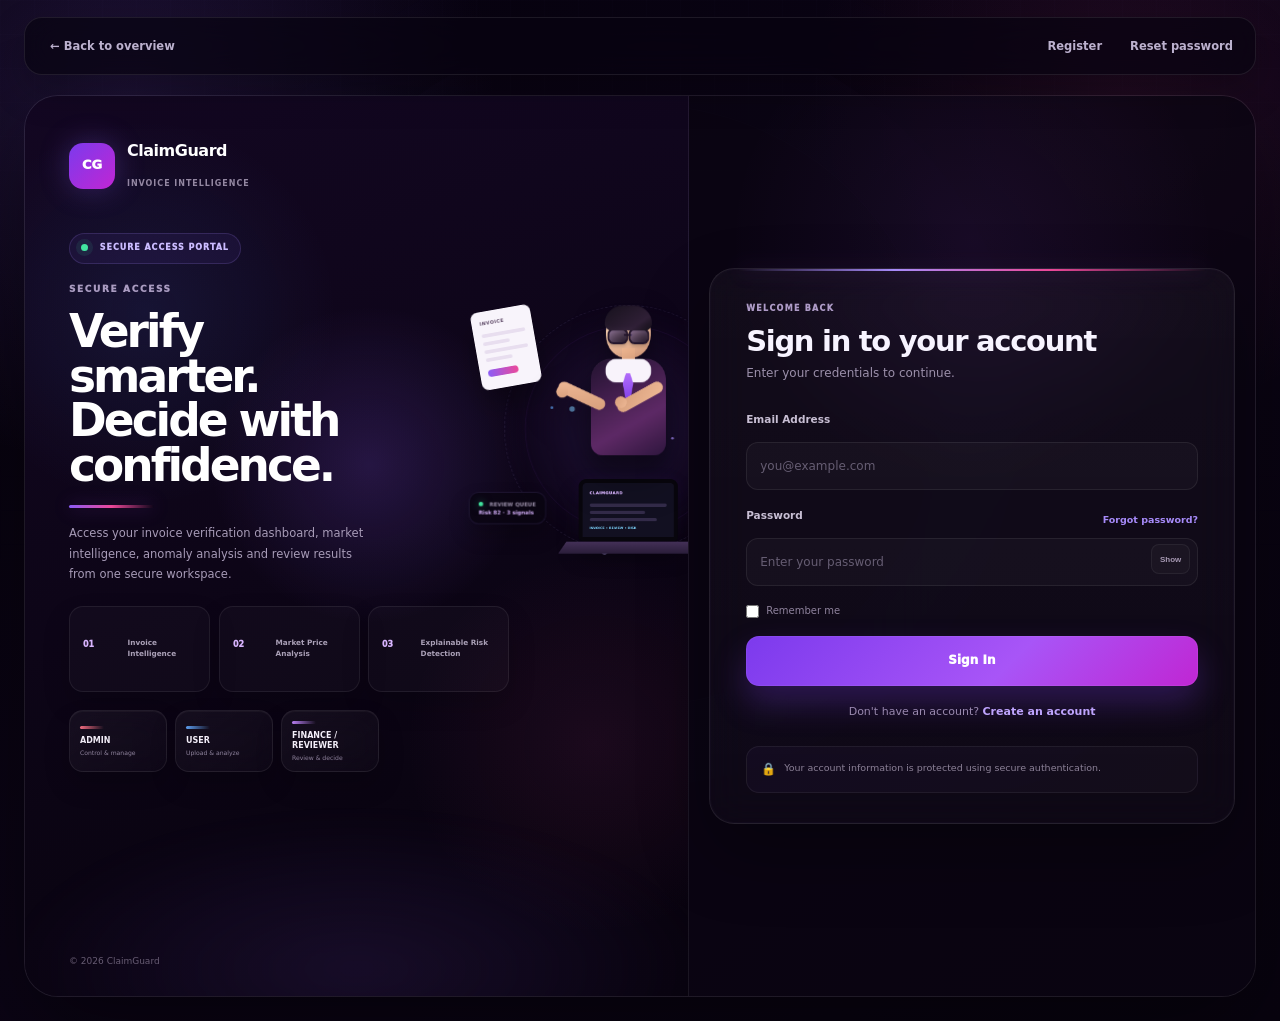
<file: frontend/login.html>
<!DOCTYPE html>
<html lang="en">

<head>
    <meta charset="UTF-8">
    <meta name="viewport" content="width=device-width, initial-scale=1.0">

    <title>Login | ClaimGuard</title>

    <link rel="stylesheet" href="css/style.css">

    <style>
        :root{
            --cg-bg:#07030f;
            --cg-panel:rgba(17,9,31,.82);
            --cg-white:#fbf9ff;
            --cg-muted:#aea3c1;
            --cg-purple:#8b5cf6;
            --cg-purple-2:#a855f7;
            --cg-pink:#ec4899;
            --cg-blue:#4f8cff;
            --cg-red:#fb7185;
            --cg-green:#42e6a0;
        }

        *{box-sizing:border-box}
        html{scroll-behavior:smooth}

        body.auth-page{
            min-height:100vh;
            margin:0;
            color:var(--cg-white);
            background:
                radial-gradient(circle at 10% 10%,rgba(139,92,246,.18),transparent 25%),
                radial-gradient(circle at 88% 10%,rgba(236,72,153,.10),transparent 22%),
                linear-gradient(145deg,#06020c 0%,#0b0415 50%,#08030f 100%);
            overflow-x:hidden;
            font-family:Inter,ui-sans-serif,system-ui,-apple-system,BlinkMacSystemFont,"Segoe UI",sans-serif;
        }

        body.auth-page::before{
            content:"";
            position:fixed;
            inset:0;
            pointer-events:none;
            opacity:.25;
            background-image:
                linear-gradient(rgba(196,181,253,.05) 1px,transparent 1px),
                linear-gradient(90deg,rgba(196,181,253,.05) 1px,transparent 1px);
            background-size:34px 34px;
            mask-image:linear-gradient(to bottom,black,transparent 85%);
            z-index:-3;
        }

        body.auth-page::after{
            content:"";
            position:fixed;
            width:600px;
            height:600px;
            left:50%;
            top:45%;
            transform:translate(-50%,-50%);
            border:1px solid rgba(167,139,250,.05);
            border-radius:50%;
            box-shadow:0 0 0 80px rgba(139,92,246,.012),0 0 0 160px rgba(139,92,246,.008);
            animation:authOrbit 20s linear infinite;
            pointer-events:none;
            z-index:-2;
        }

        a{text-decoration:none}

        .auth-shell{
            width:min(1280px,calc(100% - 34px));
            margin:0 auto;
            position:relative;
            z-index:20;
        }

        .auth-topbar{
            margin-top:17px;
            min-height:58px;
            padding:8px 10px 8px 13px;
            display:flex;
            align-items:center;
            justify-content:space-between;
            gap:14px;
            border:1px solid rgba(255,255,255,.085);
            border-radius:18px;
            background:rgba(8,4,16,.69);
            backdrop-filter:blur(20px);
            box-shadow:0 15px 38px rgba(0,0,0,.24);
        }

        .auth-back-link,
        .auth-topbar-links a{
            display:inline-flex;
            align-items:center;
            min-height:36px;
            padding:0 12px;
            color:#bcb1ce;
            font-size:11px;
            font-weight:850;
            border-radius:11px;
            transition:.25s ease;
        }

        .auth-back-link:hover,
        .auth-topbar-links a:hover{
            color:#fff;
            background:rgba(139,92,246,.09);
        }

        .auth-topbar-links{
            display:flex;
            align-items:center;
            gap:4px;
        }

        .auth-container{
            width:min(1280px,calc(100% - 34px));
            min-height:calc(100vh - 108px);
            margin:20px auto 24px;
            display:grid;
            grid-template-columns:minmax(0,1.05fr) minmax(0,.95fr);
            border:1px solid rgba(255,255,255,.08);
            border-radius:34px;
            overflow:hidden;
            background:rgba(255,255,255,.012);
            box-shadow:0 34px 95px rgba(0,0,0,.43);
        }

        /* LEFT */
        .auth-brand-panel--blue{
            position:relative;
            min-height:720px;
            padding:42px 44px;
            display:flex;
            flex-direction:column;
            overflow:hidden;
            background:
                radial-gradient(circle at 52% 46%,rgba(139,92,246,.16),transparent 30%),
                radial-gradient(circle at 15% 20%,rgba(79,140,255,.08),transparent 22%),
                linear-gradient(160deg,#120722,#090411 74%);
            border-right:1px solid rgba(255,255,255,.07);
        }

        .auth-brand-panel--blue::before{
            content:"";
            position:absolute;
            inset:0;
            background:
                linear-gradient(90deg,transparent 0 49.5%,rgba(167,139,250,.03) 49.5% 50%,transparent 50%),
                linear-gradient(0deg,transparent 0 49.5%,rgba(167,139,250,.03) 49.5% 50%,transparent 50%);
            background-size:34px 34px;
            mask-image:linear-gradient(to bottom,black,transparent 96%);
            pointer-events:none;
        }

        .auth-brand{
            position:relative;
            z-index:4;
            display:flex;
            align-items:center;
            gap:12px;
        }

        .auth-brand .brand-icon,
        .mobile-brand .brand-icon{
            width:46px;
            height:46px;
            display:grid;
            place-items:center;
            border-radius:14px;
            color:#fff;
            font-size:13px;
            font-weight:950;
            background:linear-gradient(135deg,#7c3aed,#c026d3);
            box-shadow:0 0 30px rgba(139,92,246,.30);
            position:relative;
            overflow:hidden;
        }

        .auth-brand .brand-icon::after,
        .mobile-brand .brand-icon::after{
            content:"";
            position:absolute;
            width:24px;
            height:80px;
            left:-34px;
            top:-18px;
            transform:rotate(29deg);
            background:linear-gradient(90deg,transparent,rgba(255,255,255,.23),transparent);
            animation:brandSweep 5s infinite;
        }

        .auth-brand h2,
        .mobile-brand h2{
            margin:0 0 4px;
            font-size:16px;
            letter-spacing:-.03em;
        }

        .auth-brand span,
        .mobile-brand span{
            color:#9488a2;
            font-size:8px;
            letter-spacing:.12em;
            text-transform:uppercase;
            font-weight:900;
        }

        .auth-hero-badge{
            position:relative;
            z-index:3;
            width:max-content;
            margin-top:44px;
            padding:8px 11px;
            border:1px solid rgba(167,139,250,.18);
            border-radius:999px;
            background:rgba(139,92,246,.07);
            color:#cbbcff;
            font-size:8px;
            font-weight:950;
            letter-spacing:.12em;
            text-transform:uppercase;
        }

        .auth-hero-badge::before{
            content:"";
            display:inline-block;
            width:7px;
            height:7px;
            margin-right:8px;
            vertical-align:-1px;
            border-radius:50%;
            background:var(--cg-green);
            box-shadow:0 0 0 5px rgba(66,230,160,.09);
            animation:statusBlink 1.8s ease-in-out infinite;
        }

        .auth-message{
            position:relative;
            z-index:5;
            margin-top:18px;
            max-width:610px;
        }

        .auth-label{
            display:block;
            color:#a99bc0;
            font-size:9px;
            font-weight:950;
            letter-spacing:.18em;
        }

        .auth-message h1{
            margin:15px 0 16px;
            max-width:600px;
            font-size:clamp(42px,4.3vw,65px);
            line-height:.98;
            letter-spacing:-.065em;
        }

        .auth-message h1::after{
            content:"";
            display:block;
            width:85px;
            height:3px;
            margin-top:17px;
            border-radius:999px;
            background:linear-gradient(90deg,#8b5cf6,#ec4899,transparent);
            box-shadow:0 0 18px rgba(168,85,247,.35);
        }

        .auth-message p{
            margin:0;
            max-width:545px;
            color:#a79bb7;
            font-size:12px;
            line-height:1.8;
        }

        .auth-features{
            display:grid;
            grid-template-columns:repeat(3,minmax(0,1fr));
            gap:9px;
            margin-top:26px;
            max-width:575px;
        }

        .auth-features > div{
            position:relative;
            min-height:84px;
            padding:14px 13px;
            border:1px solid rgba(255,255,255,.07);
            border-radius:15px;
            background:rgba(255,255,255,.025);
            box-shadow:0 13px 28px rgba(0,0,0,.16);
            transition:.25s ease;
            overflow:hidden;
        }

        .auth-features > div:hover{
            transform:translateY(-4px);
            border-color:rgba(167,139,250,.17);
            background:rgba(139,92,246,.04);
        }

        .auth-features strong,
        .auth-features span{
            display:block;
        }

        .auth-features strong{
            margin-bottom:9px;
            color:#d8b4fe;
            font-size:9px;
            font-weight:950;
        }

        .auth-features span{
            color:#aaa0b7;
            font-size:9px;
            line-height:1.45;
            font-weight:750;
        }

        /* Product illustration */
        .auth-visual-scene{
            position:absolute;
            right:14px;
            bottom:37px;
            width:560px;
            height:350px;
            z-index:2;
            pointer-events:none;
        }

        .visual-halo{
            position:absolute;
            left:50%;
            top:48%;
            width:310px;
            height:310px;
            transform:translate(-50%,-50%);
            border-radius:50%;
            background:radial-gradient(circle,rgba(139,92,246,.16),transparent 66%);
            filter:blur(11px);
            animation:haloBreath 5s ease-in-out infinite;
        }

        .scene-ring{
            position:absolute;
            left:50%;
            top:50%;
            width:300px;
            height:300px;
            transform:translate(-50%,-50%);
            border:1px dashed rgba(196,181,253,.11);
            border-radius:50%;
            animation:authRing 18s linear infinite;
        }

        .scene-ring::after{
            content:"";
            position:absolute;
            inset:22px;
            border:1px solid rgba(168,85,247,.08);
            border-radius:50%;
        }

        .analyst{
            position:absolute;
            left:50%;
            bottom:37px;
            width:195px;
            height:282px;
            transform:translateX(-50%);
            filter:drop-shadow(0 25px 25px rgba(0,0,0,.34));
            animation:analystFloat 4.6s ease-in-out infinite;
        }

        .analyst-head{
            position:absolute;
            left:50%;
            top:0;
            width:65px;
            height:72px;
            transform:translateX(-50%);
            border-radius:46%;
            background:linear-gradient(145deg,#ffe2be,#e7aa84);
        }

        .analyst-hair{
            position:absolute;
            left:50%;
            top:-5px;
            width:68px;
            height:39px;
            transform:translateX(-50%);
            border-radius:38px 38px 16px 16px;
            background:#1a1122;
        }

        .analyst-neck{
            position:absolute;
            left:50%;
            top:60px;
            width:19px;
            height:25px;
            transform:translateX(-50%);
            border-radius:0 0 9px 9px;
            background:#eab18a;
        }

        .analyst-body{
            position:absolute;
            left:50%;
            top:75px;
            width:110px;
            height:145px;
            transform:translateX(-50%);
            border-radius:30px 30px 18px 18px;
            background:linear-gradient(155deg,#241331,#652c68);
            box-shadow:0 22px 30px rgba(0,0,0,.28);
        }

        .analyst-collar{
            position:absolute;
            left:50%;
            top:0;
            width:66px;
            height:34px;
            transform:translateX(-50%);
            border-radius:16px;
            background:#f4eff9;
        }

        .analyst-tie{
            position:absolute;
            left:50%;
            top:22px;
            width:15px;
            height:45px;
            transform:translateX(-50%);
            clip-path:polygon(30% 0,70% 0,100% 33%,64% 100%,36% 100%,0 33%);
            background:#a855f7;
        }

        .analyst-arm{
            position:absolute;
            top:110px;
            width:74px;
            height:18px;
            border-radius:18px;
            background:#ecb087;
            transform-origin:12px center;
        }

        .analyst-arm.left{
            left:-8px;
            transform:rotate(27deg);
        }

        .analyst-arm.right{
            right:-7px;
            transform:rotate(153deg);
            animation:typeHand 1s ease-in-out infinite alternate;
        }

        .analyst-hand{
            position:absolute;
            width:17px;
            height:17px;
            border-radius:50%;
            background:#ecb087;
        }

        .analyst-hand.left{left:0;bottom:-7px}
        .analyst-hand.right{right:0;bottom:-7px}

        .visual-laptop{
            position:absolute;
            left:50%;
            bottom:40px;
            width:205px;
            height:126px;
            transform:translateX(-50%);
            z-index:7;
        }

        .visual-laptop-screen{
            position:absolute;
            left:50%;
            top:0;
            width:145px;
            height:91px;
            transform:translateX(-50%);
            border:6px solid #08060d;
            border-radius:10px 10px 4px 4px;
            background:#121021;
            box-shadow:0 22px 32px rgba(0,0,0,.38);
            overflow:hidden;
        }

        .visual-laptop-screen::before{
            content:"CLAIMGUARD";
            position:absolute;
            top:10px;
            left:11px;
            color:#d8b4fe;
            font-size:6px;
            font-weight:950;
            letter-spacing:.10em;
        }

        .visual-laptop-screen::after{
            content:"INVOICE  •  REVIEW  •  RISK";
            position:absolute;
            bottom:10px;
            left:11px;
            color:#7dd3fc;
            font-size:5px;
            font-weight:850;
        }

        .screen-lines{
            position:absolute;
            left:11px;
            right:11px;
            top:31px;
            display:grid;
            gap:6px;
        }

        .screen-lines span{
            height:5px;
            border-radius:5px;
            background:#332b49;
        }

        .screen-lines span:nth-child(2){width:72%}
        .screen-lines span:nth-child(3){width:88%}

        .visual-laptop-base{
            position:absolute;
            left:50%;
            bottom:0;
            width:205px;
            height:31px;
            transform:translateX(-50%);
            clip-path:polygon(6% 0,94% 0,100% 60%,0 60%);
            border-radius:4px 4px 14px 14px;
            background:linear-gradient(180deg,#443158,#191025);
        }

        .floating-invoice{
            position:absolute;
            z-index:10;
            width:67px;
            height:87px;
            padding:9px;
            border-radius:8px;
            background:#f8f4fb;
            box-shadow:0 17px 26px rgba(0,0,0,.28);
        }

        .floating-invoice::before{
            content:"INVOICE";
            display:block;
            margin-bottom:8px;
            color:#705d78;
            font-size:5px;
            font-weight:950;
            letter-spacing:.12em;
        }

        .floating-invoice i{
            display:block;
            height:4px;
            margin-bottom:5px;
            border-radius:4px;
            background:#e8deef;
        }

        .floating-invoice i.short{width:62%}

        .floating-invoice b{
            display:block;
            width:70%;
            height:8px;
            margin-top:9px;
            border-radius:5px;
            background:linear-gradient(90deg,#8b5cf6,#ec4899);
        }

        .invoice-left{
            left:51px;
            top:115px;
            transform:rotate(-10deg);
            animation:invoiceFloatLogin 5.8s ease-in-out infinite;
        }

        .invoice-right{
            right:55px;
            top:84px;
            transform:rotate(10deg);
            animation:invoiceFloatLogin 6.2s 1.1s ease-in-out infinite;
        }

        .mini-hud{
            position:absolute;
            z-index:12;
            padding:8px 10px;
            border:1px solid rgba(255,255,255,.08);
            border-radius:11px;
            background:rgba(9,5,17,.70);
            backdrop-filter:blur(13px);
            box-shadow:0 12px 24px rgba(0,0,0,.23);
            color:#9f94ad;
            font-size:6px;
            font-weight:800;
            line-height:1.5;
        }

        .mini-hud b{color:#d8b4fe}

        .hud-review{
            left:7px;
            bottom:88px;
            animation:miniFloat 5.2s ease-in-out infinite;
        }

        .hud-upload{
            right:2px;
            bottom:105px;
            animation:miniFloat 5.5s .8s ease-in-out infinite;
        }

        .role-legend{
            position:absolute;
            left:2px;
            bottom:8px;
            width:100%;
            display:grid;
            grid-template-columns:repeat(3,1fr);
            gap:7px;
        }

        .role-legend div{
            padding:8px 9px;
            border:1px solid rgba(255,255,255,.07);
            border-radius:11px;
            background:rgba(8,4,15,.63);
            backdrop-filter:blur(10px);
        }

        .role-legend strong,
        .role-legend span{
            display:block;
        }

        .role-legend strong{
            font-size:7px;
            color:#ece7f4;
        }

        .role-legend span{
            margin-top:2px;
            font-size:5.5px;
            color:#776c83;
        }

        .role-legend .r-admin{box-shadow:inset 0 2px 0 #fb7185}
        .role-legend .r-user{box-shadow:inset 0 2px 0 #4f8cff}
        .role-legend .r-finance{box-shadow:inset 0 2px 0 #a855f7}

        .auth-footer{
            position:relative;
            z-index:4;
            margin-top:auto;
            color:#675c73;
            font-size:9px;
        }

        /* RIGHT FORM */
        .auth-form-panel{
            position:relative;
            display:flex;
            align-items:center;
            justify-content:center;
            padding:44px;
            background:
                radial-gradient(circle at 50% 16%,rgba(168,85,247,.08),transparent 30%),
                rgba(10,5,18,.77);
        }

        .auth-form-box{
            width:min(440px,100%);
            position:relative;
            padding:31px;
            border:1px solid rgba(255,255,255,.085);
            border-radius:25px;
            background:linear-gradient(180deg,rgba(255,255,255,.036),rgba(255,255,255,.018));
            box-shadow:0 28px 62px rgba(0,0,0,.27);
            backdrop-filter:blur(18px);
            animation:formIn .75s .12s ease both;
        }

        .auth-form-box::before{
            content:"";
            position:absolute;
            left:28px;
            right:28px;
            top:0;
            height:2px;
            border-radius:999px;
            background:linear-gradient(90deg,transparent,#a78bfa,#ec4899,transparent);
            box-shadow:0 0 19px rgba(168,85,247,.30);
        }

        .mobile-brand{display:none}

        .form-heading > span{
            display:block;
            color:#ae9bc7;
            font-size:8px;
            font-weight:950;
            letter-spacing:.16em;
        }

        .form-heading h2{
            margin:10px 0 7px;
            color:#f7f3ff;
            font-size:29px;
            line-height:1.08;
            letter-spacing:-.045em;
        }

        .form-heading p{
            margin:0 0 22px;
            color:#8e829d;
            font-size:11px;
        }

        .google-btn{
            width:100%;
            min-height:46px;
            display:flex;
            align-items:center;
            justify-content:center;
            gap:10px;
            border:1px solid rgba(255,255,255,.09);
            border-radius:13px;
            background:rgba(255,255,255,.035);
            color:#ece7f3;
            font:inherit;
            font-size:11px;
            font-weight:900;
            cursor:pointer;
            transition:.25s ease;
        }

        .google-btn:hover{
            transform:translateY(-2px);
            border-color:rgba(167,139,250,.20);
            background:rgba(255,255,255,.055);
            box-shadow:0 14px 28px rgba(0,0,0,.20);
        }

        .google-icon{
            width:25px;
            height:25px;
            display:grid;
            place-items:center;
            border-radius:8px;
            background:#fff;
            color:#4285f4;
            font-size:12px;
            font-weight:950;
            box-shadow:0 8px 16px rgba(0,0,0,.14);
        }

        .divider{
            position:relative;
            display:flex;
            align-items:center;
            gap:10px;
            margin:19px 0;
            color:#665c71;
            font-size:8px;
            font-weight:900;
            letter-spacing:.1em;
        }

        .divider::before,
        .divider::after{
            content:"";
            height:1px;
            flex:1;
            background:rgba(255,255,255,.07);
        }

        .input-group{margin-bottom:15px}

        .input-group label,
        .password-label label{
            color:#c8bfd4;
            font-size:10px;
            font-weight:850;
        }

        .input-group input{
            width:100%;
            margin-top:7px;
            height:45px;
            padding:0 13px;
            border:1px solid rgba(255,255,255,.075);
            border-radius:12px;
            outline:none;
            background:rgba(255,255,255,.028);
            color:#f6f1ff;
            font:inherit;
            font-size:11px;
            transition:.25s ease;
        }

        .input-group input::placeholder{color:#665d73}

        .input-group input:focus{
            border-color:rgba(168,85,247,.42);
            box-shadow:0 0 0 4px rgba(168,85,247,.08),0 10px 24px rgba(0,0,0,.12);
            background:rgba(168,85,247,.035);
        }

        .password-label{
            display:flex;
            align-items:center;
            justify-content:space-between;
            gap:9px;
        }

        .password-label a{
            color:#a78bfa;
            font-size:9px;
            font-weight:850;
        }

        .password-wrapper{position:relative}

        .password-wrapper input{padding-right:64px}

        .password-toggle{
            position:absolute;
            top:50%;
            right:8px;
            transform:translateY(-50%);
            min-height:30px;
            padding:0 8px;
            border:1px solid rgba(255,255,255,.06);
            border-radius:8px;
            color:#a99bb5;
            background:rgba(255,255,255,.025);
            font-size:8px;
            font-weight:900;
            cursor:pointer;
        }

        .password-toggle:hover{
            color:#e8def2;
            background:rgba(139,92,246,.07);
        }

        .remember-row{
            display:flex;
            align-items:center;
            justify-content:space-between;
            margin:1px 0 17px;
        }

        .remember-check{
            display:inline-flex;
            align-items:center;
            gap:7px;
            color:#8f839d;
            font-size:9px;
            cursor:pointer;
        }

        .remember-check input{accent-color:#8b5cf6}

        .login-submit{
            width:100%;
            min-height:47px;
            border:0;
            border-radius:13px;
            color:#fff;
            background:linear-gradient(135deg,#7c3aed,#a855f7 58%,#c026d3);
            box-shadow:0 16px 31px rgba(124,58,237,.25);
            font:inherit;
            font-size:11px;
            font-weight:950;
            cursor:pointer;
            transition:.25s ease;
            position:relative;
            overflow:hidden;
        }

        .login-submit::after{
            content:"";
            position:absolute;
            top:0;
            bottom:0;
            left:-46%;
            width:24%;
            transform:skewX(-25deg);
            background:rgba(255,255,255,.22);
            animation:submitSweep 4.8s 1.4s infinite;
        }

        .login-submit:hover{
            transform:translateY(-2px);
            box-shadow:0 22px 38px rgba(124,58,237,.32);
        }

        .login-message{
            min-height:20px;
            margin-top:9px;
            color:#fb7185;
            font-size:9px;
            line-height:1.5;
        }

        .signup-link{
            margin:14px 0 18px;
            color:#7f748c;
            text-align:center;
            font-size:9px;
        }

        .signup-link a{
            color:#b79cff;
            font-weight:900;
        }

        .security-note{
            display:flex;
            align-items:flex-start;
            gap:8px;
            padding:11px 12px;
            border:1px solid rgba(255,255,255,.06);
            border-radius:12px;
            background:rgba(255,255,255,.024);
        }

        .security-note > span{font-size:10px}

        .security-note p{
            margin:0;
            color:#746a7d;
            font-size:8px;
            line-height:1.55;
        }

        /* animation */
        @keyframes authOrbit{
            from{transform:translate(-50%,-50%) rotate(0)}
            to{transform:translate(-50%,-50%) rotate(360deg)}
        }

        @keyframes brandSweep{
            0%,55%{left:-38px}
            70%,100%{left:66px}
        }

        @keyframes statusBlink{
            0%,100%{opacity:.65}
            50%{opacity:1}
        }

        @keyframes haloBreath{
            0%,100%{transform:translate(-50%,-50%) scale(.96);opacity:.72}
            50%{transform:translate(-50%,-50%) scale(1.06);opacity:1}
        }

        @keyframes authRing{
            from{transform:translate(-50%,-50%) rotate(0)}
            to{transform:translate(-50%,-50%) rotate(360deg)}
        }

        @keyframes analystFloat{
            0%,100%{transform:translateX(-50%) translateY(0)}
            50%{transform:translateX(-50%) translateY(-7px)}
        }

        @keyframes typeHand{
            from{transform:rotate(153deg)}
            to{transform:rotate(160deg)}
        }

        @keyframes invoiceFloatLogin{
            0%,100%{margin-top:0}
            50%{margin-top:-13px}
        }

        @keyframes miniFloat{
            0%,100%{transform:translateY(0)}
            50%{transform:translateY(-7px)}
        }

        @keyframes formIn{
            from{opacity:0;transform:translateY(18px)}
            to{opacity:1;transform:none}
        }

        @keyframes submitSweep{
            0%{left:-46%}
            30%,100%{left:122%}
        }

        @media(max-width:1060px){
            .auth-container{grid-template-columns:1fr}
            .auth-brand-panel--blue{min-height:660px}
            .auth-visual-scene{
                right:50%;
                transform:translateX(50%);
                bottom:20px;
            }
            .auth-form-panel{padding:32px}
        }

        @media(max-width:720px){
            .auth-shell,
            .auth-container{
                width:min(100% - 20px,1280px);
            }

            .auth-topbar{
                flex-direction:column;
                align-items:stretch;
                gap:3px;
                padding:8px;
            }

            .auth-topbar-links{justify-content:flex-start}

            .auth-brand-panel--blue{
                padding:30px 24px;
                min-height:690px;
            }

            .auth-message h1{font-size:45px}

            .auth-features{
                grid-template-columns:1fr;
                max-width:290px;
            }

            .auth-features > div{min-height:64px}

            .auth-visual-scene{
                bottom:22px;
                width:500px;
                transform:translateX(50%) scale(.88);
                transform-origin:center bottom;
                margin-right:-250px;
            }

            .auth-form-panel{padding:20px}

            .auth-form-box{padding:24px 19px}
        }

        @media(max-width:530px){
            .auth-brand-panel--blue{
                min-height:635px;
                padding:24px 20px;
            }

            .auth-hero-badge{margin-top:29px}

            .auth-message h1{font-size:38px}

            .auth-message p{font-size:10px}

            .auth-visual-scene{
                width:450px;
                transform:translateX(50%) scale(.71);
                margin-right:-225px;
                bottom:9px;
            }

            .role-legend{
                width:96%;
                left:2%;
            }

            .role-legend div{padding:7px 6px}
            .role-legend strong{font-size:6px}
            .role-legend span{font-size:4.7px}

            .form-heading h2{font-size:25px}
        }

        @media(prefers-reduced-motion:reduce){
            body.auth-page::after,
            .auth-page *{
                animation-duration:.01ms !important;
                animation-iteration-count:1 !important;
            }
        }
    </style>

<style>
/* =========================================================
   CLAIMGUARD LOGIN — V2 FANCY / SMOOTH VISUAL LAYER
   Functionality intentionally preserved.
   ========================================================= */

/* --- make the left side feel richer --- */
.auth-brand-panel--blue{
    background:
        radial-gradient(circle at 52% 41%,rgba(139,92,246,.19),transparent 25%),
        radial-gradient(circle at 18% 24%,rgba(79,140,255,.10),transparent 22%),
        radial-gradient(circle at 86% 72%,rgba(236,72,153,.08),transparent 22%),
        linear-gradient(160deg,#130722 0%,#0a0412 72%,#08030e 100%) !important;
}

.auth-brand-panel--blue::after{
    content:"";
    position:absolute;
    inset:auto -15% -18% -15%;
    height:42%;
    background:
        radial-gradient(ellipse at center,rgba(139,92,246,.11),transparent 58%);
    filter:blur(14px);
    pointer-events:none;
}

/* --- subtle ambient particles --- */
.auth-visual-scene::before,
.auth-visual-scene::after{
    content:"";
    position:absolute;
    border-radius:50%;
    pointer-events:none;
}

.auth-visual-scene::before{
    width:6px;
    height:6px;
    left:17%;
    top:25%;
    background:#c4b5fd;
    box-shadow:
        56px 62px 0 rgba(125,211,252,.75),
        282px 14px 0 rgba(244,114,182,.72),
        401px 164px 0 rgba(196,181,253,.7),
        327px 230px 0 rgba(125,211,252,.65),
        92px 221px 0 rgba(196,181,253,.65);
    filter:blur(.1px);
    opacity:.82;
    animation:particleDrift 6s ease-in-out infinite;
}

.auth-visual-scene::after{
    width:3px;
    height:3px;
    right:14%;
    top:35%;
    background:#f0abfc;
    box-shadow:
        -80px 58px 0 rgba(167,139,250,.8),
        -214px 24px 0 rgba(96,165,250,.7),
        -151px 177px 0 rgba(244,114,182,.7);
    animation:particleDrift 5.2s 1s ease-in-out infinite;
}

/* --- role badge/status accents --- */
.hud-review,
.hud-upload{
    border-color:rgba(167,139,250,.13);
}

.hud-review::before,
.hud-upload::before{
    content:"";
    display:inline-block;
    width:5px;
    height:5px;
    margin-right:5px;
    border-radius:50%;
    background:#42e6a0;
    box-shadow:0 0 10px rgba(66,230,160,.55);
    animation:statusBlink 1.8s ease-in-out infinite;
}

/* --- more polished animation for the analyst --- */
.analyst{
    will-change:transform;
    animation:
        analystFloatSmooth 5.2s cubic-bezier(.45,.05,.55,.95) infinite;
}

.analyst-arm.right{
    will-change:transform;
    animation:
        typeHandSmooth 1.55s cubic-bezier(.45,.05,.55,.95) infinite alternate;
}

.visual-laptop{
    will-change:transform;
    animation:laptopHover 5.2s cubic-bezier(.45,.05,.55,.95) infinite;
}

.visual-laptop-screen{
    box-shadow:
        0 22px 32px rgba(0,0,0,.38),
        0 0 24px rgba(139,92,246,.07);
}

.screen-lines span{
    animation:screenPulse 2.8s ease-in-out infinite;
}

.screen-lines span:nth-child(2){animation-delay:.3s}
.screen-lines span:nth-child(3){animation-delay:.6s}

/* --- floating invoices should move gently, not jump --- */
.floating-invoice{
    will-change:transform;
    animation-timing-function:cubic-bezier(.45,.05,.55,.95) !important;
}

.invoice-left{
    animation:
        invoiceOrbitLeft 7.4s cubic-bezier(.45,.05,.55,.95) infinite !important;
}

.invoice-right{
    animation:
        invoiceOrbitRight 7.8s 1s cubic-bezier(.45,.05,.55,.95) infinite !important;
}

/* --- role legend becomes a premium 3-segment status rail --- */
.role-legend{
    gap:8px !important;
}

.role-legend div{
    min-height:47px;
    display:flex;
    flex-direction:column;
    justify-content:center;
    padding:8px 10px !important;
    border-radius:12px !important;
    background:linear-gradient(180deg,rgba(255,255,255,.038),rgba(255,255,255,.018)) !important;
    backdrop-filter:blur(12px);
    transition:
        transform .32s cubic-bezier(.2,.8,.2,1),
        border-color .32s ease,
        background .32s ease,
        box-shadow .32s ease;
}

.role-legend div:hover{
    transform:translateY(-3px);
    background:rgba(255,255,255,.052) !important;
    border-color:rgba(167,139,250,.16);
}

/* --- form card richer / larger text --- */
.auth-form-box{
    width:min(462px,100%) !important;
    padding:34px !important;
    border-radius:27px !important;
    box-shadow:
        0 30px 70px rgba(0,0,0,.30),
        0 0 0 1px rgba(167,139,250,.025) inset !important;
}

.form-heading h2{
    font-size:32px !important;
}

.form-heading p{
    margin-bottom:24px !important;
    font-size:12px !important;
    color:#9c90ab !important;
}

.google-btn{
    min-height:49px !important;
    font-size:12px !important;
}

.input-group{
    margin-bottom:17px !important;
}

.input-group label,
.password-label label{
    font-size:10.5px !important;
}

.input-group input{
    height:48px !important;
    font-size:12px !important;
}

.password-label a{
    font-size:9.5px !important;
}

.remember-check{
    font-size:10px !important;
}

.login-submit{
    min-height:50px !important;
    font-size:12px !important;
}

.login-message{
    min-height:24px !important;
    font-size:10px !important;
}

.signup-link{
    margin:17px 0 20px !important;
    font-size:11px !important;
    color:#9d91aa !important;
}

.signup-link a{
    color:#c5aeff !important;
    font-size:11px !important;
}

.security-note{
    padding:13px 14px !important;
    border-radius:13px !important;
    background:
        linear-gradient(135deg,rgba(139,92,246,.045),rgba(255,255,255,.022)) !important;
}

.security-note > span{
    font-size:12px !important;
}

.security-note p{
    font-size:9.5px !important;
    line-height:1.6 !important;
    color:#8c8198 !important;
}

/* --- make topbar readable without overemphasis --- */
.auth-back-link,
.auth-topbar-links a{
    font-size:11.5px !important;
}

/* --- soft animated glow around submit button --- */
.login-submit{
    box-shadow:
        0 17px 33px rgba(124,58,237,.27),
        0 0 0 1px rgba(255,255,255,.055) inset !important;
    animation:buttonBreath 3.8s ease-in-out infinite;
}

/* --- animations --- */
@keyframes analystFloatSmooth{
    0%,100%{transform:translateX(-50%) translateY(0)}
    50%{transform:translateX(-50%) translateY(-9px)}
}

@keyframes typeHandSmooth{
    from{transform:rotate(153deg) translateY(0)}
    to{transform:rotate(159deg) translateY(2px)}
}

@keyframes laptopHover{
    0%,100%{transform:translateX(-50%) translateY(0)}
    50%{transform:translateX(-50%) translateY(-4px)}
}

@keyframes screenPulse{
    0%,100%{opacity:.52}
    50%{opacity:.88}
}

@keyframes invoiceOrbitLeft{
    0%,100%{transform:translate3d(0,0,0) rotate(-10deg)}
    50%{transform:translate3d(0,-12px,0) rotate(-6deg)}
}

@keyframes invoiceOrbitRight{
    0%,100%{transform:translate3d(0,0,0) rotate(10deg)}
    50%{transform:translate3d(0,-11px,0) rotate(6deg)}
}

@keyframes particleDrift{
    0%,100%{transform:translate3d(0,0,0);opacity:.58}
    50%{transform:translate3d(6px,-10px,0);opacity:1}
}

@keyframes buttonBreath{
    0%,100%{filter:brightness(1)}
    50%{filter:brightness(1.06)}
}

/* desktop: more breathing room around the whole auth layout */
@media(min-width:1061px){
    .auth-container{
        min-height:760px !important;
    }

    .auth-brand-panel--blue{
        min-height:760px !important;
    }

    .auth-form-panel{
        padding:48px !important;
    }
}

@media(max-width:720px){
    .auth-form-box{
        padding:27px 21px !important;
    }

    .form-heading h2{
        font-size:28px !important;
    }

    .signup-link,
    .signup-link a{
        font-size:10.5px !important;
    }

    .security-note p{
        font-size:9px !important;
    }
}

@media(prefers-reduced-motion:reduce){
    .auth-page *,
    body.auth-page::after{
        animation-duration:.01ms !important;
        animation-iteration-count:1 !important;
    }
}
</style>


<style>
/* =========================================================
   LOGIN V3 — SEPARATED INFO / ARTWORK + SMOOTH HOVER UX
   ========================================================= */

/* The text feature cards are now a clearly separate information row. */
.auth-message{
    position:relative;
    z-index:60 !important;
}

.auth-features{
    position:relative;
    z-index:65 !important;
    margin-top:24px !important;
}

.auth-features > div{
    position:relative;
    cursor:default;
    transform:translateZ(0);
}

.auth-features > div::before{
    content:"";
    position:absolute;
    inset:1px;
    border-radius:14px;
    opacity:0;
    background:linear-gradient(120deg,transparent 0%,rgba(255,255,255,.06) 50%,transparent 100%);
    transform:translateX(-120%);
    transition:opacity .25s ease;
    pointer-events:none;
}

.auth-features > div:hover{
    transform:translateY(-5px) scale(1.012) !important;
    border-color:rgba(167,139,250,.25) !important;
    box-shadow:
        0 16px 32px rgba(0,0,0,.20),
        0 0 22px rgba(139,92,246,.08);
}

.auth-features > div:hover::before{
    opacity:1;
    animation:featureSweep 1.1s ease both;
}

/* Give the artwork its own lower "stage" with guaranteed separation. */
.auth-visual-scene{
    top:auto !important;
    bottom:12px !important;
    height:235px !important;
    right:12px !important;
    width:560px !important;
    z-index:18 !important;
    pointer-events:none !important;
}

/* Scale the character illustration down and keep it visually centered. */
.auth-visual-scene .analyst{
    bottom:18px !important;
    transform:translateX(-50%) scale(.72) !important;
    transform-origin:50% 100%;
    transition:
        transform .45s cubic-bezier(.2,.8,.2,1),
        filter .35s ease;
}

.auth-visual-scene .visual-laptop{
    bottom:18px !important;
    transform:translateX(-50%) scale(.72) !important;
    transform-origin:50% 100%;
    transition:
        transform .45s cubic-bezier(.2,.8,.2,1),
        filter .35s ease;
}

.auth-visual-scene .analyst:hover{
    transform:translateX(-50%) translateY(-5px) scale(.75) !important;
    filter:drop-shadow(0 25px 31px rgba(139,92,246,.22)) brightness(1.05);
}

.auth-visual-scene .visual-laptop:hover{
    transform:translateX(-50%) translateY(-5px) scale(.75) !important;
    filter:drop-shadow(0 18px 28px rgba(139,92,246,.20));
}

.auth-visual-scene .floating-invoice{
    pointer-events:auto;
    cursor:pointer;
    transition:
        transform .38s cubic-bezier(.2,.8,.2,1),
        box-shadow .38s ease,
        filter .38s ease;
}

.auth-visual-scene .invoice-left:hover{
    transform:translate3d(-3px,-7px,0) rotate(-5deg) scale(1.08) !important;
    box-shadow:0 23px 36px rgba(0,0,0,.32);
    filter:brightness(1.04);
}

.auth-visual-scene .invoice-right:hover{
    transform:translate3d(3px,-7px,0) rotate(5deg) scale(1.08) !important;
    box-shadow:0 23px 36px rgba(0,0,0,.32);
    filter:brightness(1.04);
}

.auth-visual-scene .mini-hud{
    pointer-events:auto;
    cursor:pointer;
    transition:
        transform .35s cubic-bezier(.2,.8,.2,1),
        border-color .35s ease,
        box-shadow .35s ease;
}

.auth-visual-scene .mini-hud:hover{
    transform:translateY(-5px) scale(1.035);
    border-color:rgba(196,181,253,.25);
    box-shadow:
        0 16px 29px rgba(0,0,0,.25),
        0 0 19px rgba(139,92,246,.10);
}

.auth-visual-scene .scene-ring{
    transition:border-color .35s ease,filter .35s ease;
}

.auth-visual-scene:hover .scene-ring{
    border-color:rgba(196,181,253,.20);
    filter:drop-shadow(0 0 10px rgba(139,92,246,.12));
}

/* Separate role strip: never overlays the animation. */
.role-legend{
    position:absolute !important;
    left:auto !important;
    right:44px !important;
    bottom:18px !important;
    width:560px !important;
    z-index:72 !important;
    display:grid !important;
    grid-template-columns:repeat(3,minmax(0,1fr));
    gap:9px !important;
    pointer-events:auto !important;
}

.role-legend div{
    min-height:50px;
    display:flex !important;
    flex-direction:column;
    justify-content:center;
    padding:9px 11px !important;
    border:1px solid rgba(255,255,255,.07) !important;
    border-radius:12px !important;
    background:rgba(8,4,15,.90) !important;
    backdrop-filter:blur(13px);
    box-shadow:0 12px 22px rgba(0,0,0,.20);
    transition:
        transform .34s cubic-bezier(.2,.8,.2,1),
        box-shadow .34s ease,
        border-color .34s ease,
        background .34s ease;
    cursor:pointer;
}

.role-legend div:hover{
    transform:translateY(-5px) scale(1.015);
    background:rgba(21,11,36,.96) !important;
    border-color:rgba(167,139,250,.24) !important;
    box-shadow:
        0 18px 30px rgba(0,0,0,.25),
        0 0 20px rgba(139,92,246,.08);
}

.role-legend strong{font-size:7.5px !important}
.role-legend span{font-size:5.8px !important}

/* Make the visual scene end clearly above the role strip. */
.auth-visual-scene .role-legend{
    display:none !important;
}

/* Additional polished hover treatment across the page. */
.auth-brand,
.auth-hero-badge,
.auth-footer{
    transition:transform .28s ease,filter .28s ease;
}

.auth-brand:hover{
    transform:translateY(-2px);
}

.auth-brand:hover .brand-icon{
    box-shadow:
        0 0 34px rgba(139,92,246,.40),
        0 10px 22px rgba(0,0,0,.20);
}

.auth-hero-badge:hover{
    transform:translateY(-2px) scale(1.015);
    border-color:rgba(167,139,250,.28);
    box-shadow:0 12px 26px rgba(139,92,246,.10);
}

.auth-topbar-links a,
.auth-back-link{
    transition:
        transform .25s cubic-bezier(.2,.8,.2,1),
        background .25s ease,
        color .25s ease;
}

.auth-topbar-links a:hover,
.auth-back-link:hover{
    transform:translateY(-2px);
}

.google-btn,
.login-submit,
.password-toggle{
    will-change:transform;
}

.google-btn:active,
.login-submit:active,
.password-toggle:active{
    transform:translateY(1px) scale(.992);
}

.input-group input:hover{
    border-color:rgba(167,139,250,.16);
}

.security-note{
    transition:transform .3s ease,border-color .3s ease,background .3s ease;
}

.security-note:hover{
    transform:translateY(-2px);
    border-color:rgba(167,139,250,.15);
    background:linear-gradient(135deg,rgba(139,92,246,.055),rgba(255,255,255,.026)) !important;
}

/* Smoother continuous motion. */
@keyframes featureSweep{
    from{transform:translateX(-120%)}
    to{transform:translateX(120%)}
}

@keyframes authSceneBreathe{
    0%,100%{opacity:.94}
    50%{opacity:1}
}

/* prevent animation collisions at normal desktop width */
@media(min-width:1061px){
    .auth-brand-panel--blue{
        min-height:780px !important;
    }

    .auth-container{
        min-height:780px !important;
    }

    .auth-message{
        max-width:600px;
    }

    .auth-visual-scene{
        height:225px !important;
    }

    .auth-visual-scene .analyst{
        transform:translateX(-50%) scale(.66) !important;
    }

    .auth-visual-scene .visual-laptop{
        transform:translateX(-50%) scale(.66) !important;
    }

    .auth-visual-scene .analyst:hover{
        transform:translateX(-50%) translateY(-5px) scale(.69) !important;
    }

    .auth-visual-scene .visual-laptop:hover{
        transform:translateX(-50%) translateY(-5px) scale(.69) !important;
    }
}

@media(max-width:1060px){
    .auth-brand-panel--blue{
        min-height:690px !important;
    }

    .auth-visual-scene{
        height:220px !important;
        bottom:12px !important;
    }

    .role-legend{
        right:50% !important;
        transform:translateX(50%);
        width:min(560px,90%) !important;
        bottom:8px !important;
    }
}

@media(max-width:720px){
    .auth-brand-panel--blue{
        min-height:770px !important;
    }

    .auth-visual-scene{
        width:500px !important;
        height:205px !important;
        right:50% !important;
        transform:translateX(50%) !important;
        bottom:12px !important;
    }

    .auth-visual-scene .analyst{
        transform:translateX(-50%) scale(.58) !important;
    }

    .auth-visual-scene .visual-laptop{
        transform:translateX(-50%) scale(.58) !important;
    }

    .auth-visual-scene .analyst:hover{
        transform:translateX(-50%) translateY(-4px) scale(.61) !important;
    }

    .auth-visual-scene .visual-laptop:hover{
        transform:translateX(-50%) translateY(-4px) scale(.61) !important;
    }

    .role-legend{
        width:calc(100% - 32px) !important;
        right:16px !important;
        transform:none !important;
        bottom:8px !important;
    }

    .role-legend div{
        min-height:47px;
    }
}

@media(max-width:530px){
    .auth-brand-panel--blue{
        min-height:760px !important;
    }

    .auth-visual-scene{
        width:450px !important;
        height:190px !important;
        right:50% !important;
        transform:translateX(50%) !important;
        bottom:10px !important;
    }

    .auth-visual-scene .analyst{
        transform:translateX(-50%) scale(.50) !important;
    }

    .auth-visual-scene .visual-laptop{
        transform:translateX(-50%) scale(.50) !important;
    }

    .role-legend{
        width:calc(100% - 20px) !important;
        right:10px !important;
        gap:6px !important;
    }

    .role-legend div{
        padding:7px 7px !important;
        min-height:45px;
    }

    .role-legend strong{font-size:6.2px !important}
    .role-legend span{font-size:4.8px !important}
}

@media(prefers-reduced-motion:reduce){
    .auth-page *,
    body.auth-page::after{
        animation-duration:.01ms !important;
        animation-iteration-count:1 !important;
        scroll-behavior:auto !important;
    }
}
</style>


<style>
/* =========================================================
   LOGIN V4 — INTERACTIVE CHARACTER / SALUTE / GREETING
   ========================================================= */

/* Character is now the only interactive part of the artwork. */
.auth-visual-scene .analyst{
    pointer-events:auto !important;
    cursor:pointer;
    transition:
        transform .52s cubic-bezier(.22,.8,.28,1),
        filter .42s ease;
}

.auth-visual-scene .analyst:hover{
    transform:translateX(-50%) translateY(-10px) scale(.74) !important;
    filter:
        drop-shadow(0 26px 34px rgba(139,92,246,.24))
        brightness(1.04);
}

/* Relaxed typing posture by default, salute only on hover. */
.auth-visual-scene .analyst-arm.right{
    transform-origin:12px center;
    transition:
        transform .55s cubic-bezier(.22,.8,.28,1),
        right .45s ease;
    animation:none !important;
}

/* Raise the arm into a clear salute near the forehead. */
.auth-visual-scene .analyst:hover .analyst-arm.right{
    transform:rotate(222deg) translateY(-2px) !important;
}

.auth-visual-scene .analyst-hand.right{
    transition:
        transform .55s cubic-bezier(.22,.8,.28,1),
        top .55s cubic-bezier(.22,.8,.28,1),
        right .55s cubic-bezier(.22,.8,.28,1);
}

.auth-visual-scene .analyst:hover .analyst-hand.right{
    transform:translate(-1px,-1px) scale(1.04);
}

/* Small confirmation pulse around the character while saluting. */
.auth-visual-scene .analyst::after{
    content:"";
    position:absolute;
    left:50%;
    top:26%;
    width:130px;
    height:130px;
    transform:translate(-50%,-50%) scale(.82);
    border-radius:50%;
    border:1px solid rgba(196,181,253,.0);
    pointer-events:none;
    transition:
        transform .55s cubic-bezier(.22,.8,.28,1),
        border-color .45s ease,
        opacity .45s ease;
    opacity:0;
}

.auth-visual-scene .analyst:hover::after{
    transform:translate(-50%,-50%) scale(1);
    border-color:rgba(196,181,253,.18);
    opacity:1;
}

/* Greeting speech bubble appears above the character, not over the labels. */
.welcome-popup{
    position:absolute;
    left:50%;
    top:10px;
    z-index:40;
    min-width:230px;
    max-width:280px;
    padding:12px 14px 12px 12px;
    display:flex;
    align-items:flex-start;
    gap:9px;
    border:1px solid rgba(196,181,253,.18);
    border-radius:15px;
    background:
        linear-gradient(145deg,rgba(32,17,52,.93),rgba(12,6,22,.94));
    box-shadow:
        0 18px 35px rgba(0,0,0,.30),
        0 0 28px rgba(139,92,246,.10);
    backdrop-filter:blur(17px);
    opacity:0;
    pointer-events:none;
    transform:translate(-50%,10px) scale(.94);
    transform-origin:50% 100%;
    transition:
        opacity .38s cubic-bezier(.22,.8,.28,1),
        transform .46s cubic-bezier(.22,.8,.28,1);
}

.welcome-popup-dot{
    width:25px;
    height:25px;
    flex:0 0 25px;
    display:grid;
    place-items:center;
    border-radius:8px;
    color:#fff;
    background:linear-gradient(135deg,#7c3aed,#c026d3);
    box-shadow:0 8px 18px rgba(124,58,237,.25);
}

.welcome-popup-dot::before{
    content:"✓";
    font-size:10px;
    font-weight:950;
}

.welcome-popup strong,
.welcome-popup span{
    display:block;
}

.welcome-popup strong{
    color:#f6f1ff;
    font-size:10px;
    line-height:1.3;
    letter-spacing:-.01em;
}

.welcome-popup > div > span{
    margin-top:3px;
    color:#9e91ad;
    font-size:7px;
    line-height:1.4;
}

.welcome-popup-tail{
    position:absolute;
    left:50%;
    bottom:-7px;
    width:13px;
    height:13px;
    transform:translateX(-50%) rotate(45deg);
    background:#130a21;
    border-right:1px solid rgba(196,181,253,.16);
    border-bottom:1px solid rgba(196,181,253,.16);
}

/* Analyst hover controls the popup; labels underneath remain separate. */
.auth-visual-scene .analyst:hover ~ .welcome-popup{
    opacity:1;
    transform:translate(-50%,0) scale(1);
}

/* If JS explicitly marks the popup active, keep it visible briefly on devices
   that expose hover-like interaction. */
.welcome-popup.is-active{
    opacity:1;
    transform:translate(-50%,0) scale(1);
}

@media (min-width:1061px){
    .welcome-popup{
        top:0;
    }
}

@media (max-width:720px){
    .welcome-popup{
        min-width:205px;
        max-width:235px;
        top:2px;
        padding:10px 11px;
    }

    .welcome-popup strong{font-size:9px}
    .welcome-popup > div > span{font-size:6.5px}
}

@media (max-width:530px){
    .welcome-popup{
        min-width:190px;
        max-width:215px;
        transform:translate(-50%,8px) scale(.92);
    }

    .welcome-popup strong{font-size:8.5px}
}

/* Smooth interaction cue on the artwork without making it feel busy. */
.auth-visual-scene .analyst-head,
.auth-visual-scene .analyst-body,
.auth-visual-scene .visual-laptop{
    transition:filter .35s ease;
}

.auth-visual-scene .analyst:hover ~ .visual-laptop{
    filter:drop-shadow(0 18px 28px rgba(139,92,246,.18));
}

@media(prefers-reduced-motion:reduce){
    .auth-page *,
    body.auth-page::after{
        transition:none !important;
        animation-duration:.01ms !important;
        animation-iteration-count:1 !important;
    }
}
</style>


<style>
/* =========================================================
   LOGIN V5 — BETTER POPUP POSITION, READABILITY & ANALYST
   ========================================================= */

/* Greeting bubble: move it clearly to the right of the character. */
.welcome-popup{
    left:auto !important;
    right:-10px !important;
    top:-8px !important;
    min-width:310px !important;
    max-width:330px !important;
    padding:15px 17px !important;
    gap:11px !important;
    border-radius:17px !important;
    transform:translate3d(14px,8px,0) scale(.94) !important;
    transform-origin:90% 100% !important;
}

.welcome-popup strong{
    font-size:13px !important;
    line-height:1.35 !important;
}

.welcome-popup > div > span{
    margin-top:5px !important;
    font-size:9.5px !important;
    line-height:1.55 !important;
}

.welcome-popup-dot{
    width:30px !important;
    height:30px !important;
    flex-basis:30px !important;
    border-radius:9px !important;
}

.welcome-popup-tail{
    left:auto !important;
    right:48px !important;
    bottom:-7px !important;
}

/* Hover/active state must match the new right-side positioning. */
.auth-visual-scene .analyst:hover ~ .welcome-popup,
.welcome-popup.is-active{
    opacity:1 !important;
    transform:translate3d(0,0,0) scale(1) !important;
}

/* Slightly larger role labels, but still compact. */
.role-legend div{
    min-height:53px !important;
    padding:10px 12px !important;
}

.role-legend strong{
    font-size:8.5px !important;
}

.role-legend span{
    font-size:6.4px !important;
    margin-top:3px !important;
}

/* Keep the three role cards separated from the animation. */
.auth-message{
    padding-right:8px;
}

/* --- more human-like, clean faceless analyst --- */
.analyst{
    width:205px !important;
    height:287px !important;
    filter:
        drop-shadow(0 25px 26px rgba(0,0,0,.34))
        saturate(.96);
}

.analyst-head{
    width:68px !important;
    height:76px !important;
    background:
        linear-gradient(155deg,#ffe7ca 0%,#f0bd9a 58%,#d99c77 100%) !important;
    box-shadow:
        inset -8px -10px 15px rgba(111,62,58,.08),
        0 8px 18px rgba(0,0,0,.12);
    overflow:visible !important;
}

.analyst-hair{
    width:72px !important;
    height:38px !important;
    top:-4px !important;
    border-radius:42px 42px 17px 17px !important;
    background:
        linear-gradient(145deg,#18121e,#302038 72%,#0f0b13) !important;
    box-shadow:inset 0 -5px 7px rgba(255,255,255,.025);
}

/* No eyes/nose/mouth: just premium sunglasses. */
.analyst-glasses{
    position:absolute;
    left:50%;
    top:31px;
    width:63px;
    height:25px;
    transform:translateX(-50%);
    display:block;
    z-index:9;
}

.analyst-glasses::before,
.analyst-glasses::after{
    content:"";
    position:absolute;
    top:0;
    width:25px;
    height:18px;
    border:3px solid #24162d;
    border-radius:8px 8px 9px 9px;
    background:
        linear-gradient(145deg,rgba(101,79,128,.76),rgba(20,13,29,.94));
    box-shadow:
        inset 0 0 9px rgba(167,139,250,.10),
        0 3px 5px rgba(0,0,0,.20);
}

.analyst-glasses::before{left:0}
.analyst-glasses::after{right:0}

.analyst-glasses i{
    position:absolute;
    left:50%;
    top:8px;
    width:13px;
    height:3px;
    transform:translateX(-50%);
    border-radius:4px;
    background:#24162d;
    display:block;
}

.analyst-neck{
    top:61px !important;
    width:20px !important;
    height:25px !important;
    background:linear-gradient(150deg,#efb58e,#d99e79) !important;
}

.analyst-body{
    top:77px !important;
    width:114px !important;
    height:147px !important;
    border-radius:31px 31px 18px 18px !important;
    background:
        linear-gradient(150deg,#241331 0%,#5f2868 64%,#30173f 100%) !important;
    box-shadow:
        0 22px 30px rgba(0,0,0,.27),
        inset 0 1px 0 rgba(255,255,255,.06);
}

.analyst-collar{
    width:69px !important;
    height:36px !important;
    background:#f8f3fb !important;
}

.analyst-tie{
    width:16px !important;
    height:47px !important;
    background:linear-gradient(180deg,#b56cff,#7c3aed) !important;
}

.analyst-arm{
    top:113px !important;
    width:77px !important;
    height:18px !important;
    background:linear-gradient(150deg,#f0b893,#d99f7a) !important;
}

.analyst-arm.left{
    left:-9px !important;
    transform:rotate(25deg) !important;
}

.analyst-arm.right{
    right:-9px !important;
    animation:none !important;
    transition:transform .62s cubic-bezier(.2,.8,.2,1) !important;
    transform:rotate(151deg) !important;
}

/* More natural salute trajectory. */
.auth-visual-scene .analyst:hover .analyst-arm.right{
    transform:rotate(219deg) translateY(-1px) !important;
}

.analyst-hand{
    width:18px !important;
    height:18px !important;
    background:linear-gradient(150deg,#f0b893,#d99f7a) !important;
}

/* Let the laptop feel like a real desk setup rather than a floating card. */
.visual-laptop{
    bottom:34px !important;
    width:213px !important;
}

.visual-laptop-screen{
    width:151px !important;
    height:94px !important;
    border-radius:11px 11px 5px 5px !important;
}

.visual-laptop-base{
    width:213px !important;
}

/* Better artwork hierarchy: invoices sit behind the analyst. */
.floating-invoice{
    z-index:5 !important;
    box-shadow:0 18px 28px rgba(0,0,0,.25) !important;
}

.analyst,
.visual-laptop{
    z-index:8 !important;
}

.mini-hud{
    z-index:12 !important;
}

/* Smooth all interactive hover motion. */
.auth-visual-scene .analyst,
.auth-visual-scene .visual-laptop,
.auth-visual-scene .floating-invoice,
.auth-visual-scene .mini-hud,
.role-legend div,
.auth-features > div{
    will-change:transform;
}

/* Responsive popup placement */
@media(max-width:1060px){
    .welcome-popup{
        right:-24px !important;
        top:-16px !important;
        min-width:290px !important;
        max-width:310px !important;
    }

    .auth-visual-scene{
        overflow:visible !important;
    }
}

@media(max-width:720px){
    .welcome-popup{
        right:-12px !important;
        top:-14px !important;
        min-width:255px !important;
        max-width:275px !important;
        padding:13px 14px !important;
    }

    .welcome-popup strong{font-size:11.5px !important}
    .welcome-popup > div > span{font-size:8.5px !important}
    .welcome-popup-dot{
        width:27px !important;
        height:27px !important;
        flex-basis:27px !important;
    }

    .role-legend div{
        min-height:50px !important;
        padding:9px 9px !important;
    }

    .role-legend strong{font-size:7.5px !important}
    .role-legend span{font-size:5.8px !important}
}

@media(max-width:530px){
    .welcome-popup{
        right:-6px !important;
        top:-10px !important;
        min-width:225px !important;
        max-width:240px !important;
        padding:11px 12px !important;
    }

    .welcome-popup strong{font-size:10px !important}
    .welcome-popup > div > span{font-size:7.5px !important}
    .welcome-popup-dot{
        width:24px !important;
        height:24px !important;
        flex-basis:24px !important;
    }

    .welcome-popup-tail{
        right:34px !important;
    }
}
</style>


<style>
/* =========================================================
   LOGIN V6 — CLEAN TWO-COLUMN HERO + POPOVER ABOVE HEAD
   ========================================================= */

/* Left panel becomes a deliberate composition:
   copy/features on left, working analyst scene on right. */
@media(min-width:1061px){
    .auth-brand-panel--blue{
        padding:42px 44px 42px !important;
    }

    .auth-message{
        width:50% !important;
        max-width:50% !important;
        padding-right:4px !important;
    }

    .auth-message h1{
        font-size:clamp(39px,3.55vw,55px) !important;
    }

    .auth-message p{
        max-width:100% !important;
        font-size:11.5px !important;
        line-height:1.75 !important;
    }

    .auth-features{
        width:100% !important;
        grid-template-columns:repeat(3,minmax(0,1fr)) !important;
        gap:7px !important;
        margin-top:21px !important;
    }

    .auth-features > div{
        min-width:0 !important;
        min-height:78px !important;
        padding:11px 9px !important;
    }

    .auth-features strong{
        font-size:8px !important;
        margin-bottom:7px !important;
    }

    .auth-features span{
        font-size:7.3px !important;
    }

    /* Artwork sits to the right of the main headline. */
    .auth-visual-scene{
        right:4px !important;
        top:193px !important;
        bottom:auto !important;
        width:47% !important;
        height:392px !important;
        overflow:visible !important;
        pointer-events:none !important;
    }

    .auth-visual-scene .visual-halo{
        width:330px !important;
        height:330px !important;
    }

    .auth-visual-scene .scene-ring{
        width:300px !important;
        height:300px !important;
    }

    .auth-visual-scene .analyst{
        left:50% !important;
        bottom:62px !important;
        width:195px !important;
        height:282px !important;
        transform:translateX(-50%) scale(.72) !important;
        transform-origin:50% 100% !important;
        pointer-events:auto !important;
    }

    .auth-visual-scene .visual-laptop{
        left:50% !important;
        bottom:46px !important;
        transform:translateX(-50%) scale(.64) !important;
    }

    .auth-visual-scene .floating-invoice{
        pointer-events:auto !important;
    }

    .auth-visual-scene .invoice-left{
        left:5% !important;
        top:100px !important;
    }

    .auth-visual-scene .invoice-right{
        right:2% !important;
        top:68px !important;
    }

    .auth-visual-scene .hud-review{
        left:0 !important;
        bottom:128px !important;
    }

    .auth-visual-scene .hud-upload{
        right:0 !important;
        bottom:145px !important;
    }

    /* Three access labels now live below the text, not over the animation. */
    .auth-message .role-legend{
        position:static !important;
        width:100% !important;
        margin-top:13px !important;
        display:grid !important;
        grid-template-columns:repeat(3,minmax(0,1fr)) !important;
        gap:6px !important;
        transform:none !important;
    }

    .auth-message .role-legend div{
        min-height:52px !important;
        padding:8px 8px !important;
    }

    .auth-message .role-legend strong{
        font-size:7px !important;
    }

    .auth-message .role-legend span{
        font-size:5.3px !important;
    }

    /* Footer stays below the copy column. */
    .auth-brand-panel--blue .auth-footer{
        margin-top:auto !important;
    }
}

/* Greeting popup is now directly ABOVE the analyst's head. */
@media(min-width:1061px){
    .auth-visual-scene .welcome-popup{
        left:50% !important;
        right:auto !important;
        top:5px !important;
        min-width:300px !important;
        max-width:320px !important;
        padding:14px 16px !important;
        transform:translate(-50%,10px) scale(.94) !important;
        transform-origin:50% 100% !important;
        text-align:left;
    }

    .auth-visual-scene .welcome-popup-tail{
        left:50% !important;
        right:auto !important;
        bottom:-7px !important;
        transform:translateX(-50%) rotate(45deg) !important;
    }

    .auth-visual-scene .analyst:hover ~ .welcome-popup{
        transform:translate(-50%,0) scale(1) !important;
    }
}

/* Slightly more visible but still elegant role labels. */
.auth-message .role-legend div{
    border:1px solid rgba(255,255,255,.075) !important;
    background:
        linear-gradient(145deg,rgba(255,255,255,.035),rgba(255,255,255,.018)) !important;
    transition:
        transform .32s cubic-bezier(.2,.8,.2,1),
        border-color .32s ease,
        box-shadow .32s ease,
        background .32s ease;
    cursor:pointer;
}

.auth-message .role-legend div:hover{
    transform:translateY(-4px);
    border-color:rgba(167,139,250,.24) !important;
    background:rgba(139,92,246,.065) !important;
    box-shadow:0 15px 28px rgba(0,0,0,.20),0 0 20px rgba(139,92,246,.08);
}

/* Smooth hover across the main visual — no jerky transform jumps. */
.auth-visual-scene .analyst,
.auth-visual-scene .visual-laptop,
.auth-visual-scene .floating-invoice,
.auth-visual-scene .mini-hud{
    transition:
        transform .50s cubic-bezier(.22,.8,.25,1),
        filter .40s ease,
        box-shadow .40s ease;
}

/* Responsive tablet/mobile: stack cleanly, never overlap copy. */
@media(max-width:1060px){
    .auth-message{
        width:100% !important;
        max-width:100% !important;
    }

    .auth-visual-scene{
        position:relative !important;
        right:auto !important;
        top:auto !important;
        bottom:auto !important;
        width:100% !important;
        height:300px !important;
        margin-top:24px !important;
    }

    .auth-message .role-legend{
        position:static !important;
        width:100% !important;
        margin-top:15px !important;
        transform:none !important;
    }
}

@media(max-width:720px){
    .auth-message .role-legend{
        grid-template-columns:repeat(3,minmax(0,1fr)) !important;
    }

    .auth-visual-scene .welcome-popup{
        left:50% !important;
        right:auto !important;
        top:0 !important;
        min-width:250px !important;
        max-width:270px !important;
        transform:translate(-50%,8px) scale(.94) !important;
    }

    .auth-visual-scene .analyst:hover ~ .welcome-popup{
        transform:translate(-50%,0) scale(1) !important;
    }
}

@media(max-width:530px){
    .auth-message .role-legend{
        grid-template-columns:1fr !important;
    }

    .auth-visual-scene{
        height:270px !important;
    }

    .auth-visual-scene .welcome-popup{
        min-width:220px !important;
        max-width:235px !important;
    }
}
</style>


<style>
/* =========================================================
   LOGIN V7 — FILL THE LOWER LEFT SPACE
   Role cards sit in the reserved lower area; the 01/02/03
   feature cards remain exactly where they are.
   ========================================================= */

@media (min-width:1061px){
    .auth-brand-panel--blue{
        position:relative !important;
    }

    /* Use the open area beneath the feature cards. */
    .auth-message .role-legend{
        position:absolute !important;
        left:44px !important;
        bottom:72px !important;
        width:calc(50% - 48px) !important;
        margin:0 !important;
        display:grid !important;
        grid-template-columns:repeat(3,minmax(0,1fr)) !important;
        gap:8px !important;
        z-index:80 !important;
    }

    .auth-message .role-legend div{
        position:relative;
        min-height:66px !important;
        padding:11px 9px 10px !important;
        display:flex !important;
        flex-direction:column;
        justify-content:center;
        overflow:hidden;
        border-radius:14px !important;
        background:
            linear-gradient(145deg,rgba(255,255,255,.045),rgba(255,255,255,.018)) !important;
        box-shadow:
            0 14px 28px rgba(0,0,0,.18),
            inset 0 1px 0 rgba(255,255,255,.035);
        transition:
            transform .35s cubic-bezier(.2,.8,.2,1),
            box-shadow .35s ease,
            border-color .35s ease,
            background .35s ease;
    }

    .auth-message .role-legend div::before{
        content:"";
        width:24px;
        height:3px;
        margin-bottom:8px;
        border-radius:99px;
        opacity:.9;
    }

    .auth-message .role-legend .r-admin::before{
        background:linear-gradient(90deg,#fb7185,transparent);
    }

    .auth-message .role-legend .r-user::before{
        background:linear-gradient(90deg,#60a5fa,transparent);
    }

    .auth-message .role-legend .r-finance::before{
        background:linear-gradient(90deg,#c084fc,transparent);
    }

    .auth-message .role-legend .r-admin{
        border-color:rgba(251,113,133,.12) !important;
    }

    .auth-message .role-legend .r-user{
        border-color:rgba(96,165,250,.12) !important;
    }

    .auth-message .role-legend .r-finance{
        border-color:rgba(196,181,253,.12) !important;
    }

    .auth-message .role-legend div:hover{
        transform:translateY(-5px);
        background:rgba(139,92,246,.055) !important;
        box-shadow:
            0 19px 32px rgba(0,0,0,.24),
            0 0 22px rgba(139,92,246,.08);
    }

    .auth-message .role-legend strong{
        font-size:8px !important;
        line-height:1.2;
        color:#f3eef9;
    }

    .auth-message .role-legend span{
        margin-top:4px !important;
        font-size:6.2px !important;
        line-height:1.35;
        color:#8f839d;
    }

    /* Keep footer visually separated at the bottom. */
    .auth-brand-panel--blue .auth-footer{
        position:absolute !important;
        left:44px !important;
        bottom:30px !important;
        margin:0 !important;
        z-index:70 !important;
    }

    /* Slightly enrich the open gap between feature cards and role cards. */
    .auth-message .auth-features{
        margin-bottom:0 !important;
    }
}

@media (max-width:1060px){
    /* Tablet: let the role strip return to normal flow. */
    .auth-message .role-legend{
        position:static !important;
        width:100% !important;
        margin-top:15px !important;
        transform:none !important;
    }

    .auth-brand-panel--blue .auth-footer{
        position:relative !important;
        left:auto !important;
        bottom:auto !important;
        margin-top:28px !important;
    }
}

@media (max-width:720px){
    .auth-message .role-legend{
        grid-template-columns:repeat(3,minmax(0,1fr)) !important;
        gap:7px !important;
    }

    .auth-message .role-legend div{
        min-height:50px !important;
        padding:8px 7px !important;
    }

    .auth-message .role-legend strong{
        font-size:7px !important;
    }

    .auth-message .role-legend span{
        font-size:5.5px !important;
    }
}

@media (max-width:530px){
    .auth-message .role-legend{
        grid-template-columns:1fr !important;
    }

    .auth-message .role-legend div{
        min-height:47px !important;
    }
}
</style>



<style>
/* =========================================================
   CLAIMGUARD LOGIN V8 — BALANCED / PERFECT POSITIONING
   Visual-only refinement. Existing functionality, IDs,
   routes, links and JS are preserved.
   ========================================================= */

@media (min-width:1061px){
    /* Keep the left composition clean and predictable. */
    .auth-brand-panel--blue{
        padding:42px 44px 32px !important;
        min-height:780px !important;
        position:relative !important;
    }

    /* Let the role rail position against the LEFT PANEL,
       not against the text block. This removes the overlap. */
    .auth-message{
        position:static !important;
        width:48% !important;
        max-width:48% !important;
        padding:0 !important;
        z-index:20 !important;
    }

    .auth-label{
        margin-top:0 !important;
    }

    .auth-message h1{
        max-width:100% !important;
        font-size:clamp(41px,3.65vw,55px) !important;
        line-height:.98 !important;
        margin-top:14px !important;
    }

    .auth-message p{
        max-width:100% !important;
        font-size:11.5px !important;
        line-height:1.75 !important;
    }

    /* 01 / 02 / 03 stay directly under the description. */
    .auth-features{
        width:100% !important;
        max-width:none !important;
        margin-top:22px !important;
        display:grid !important;
        grid-template-columns:repeat(3,minmax(0,1fr)) !important;
        gap:8px !important;
    }

    .auth-features > div{
        min-height:76px !important;
        padding:12px 10px !important;
        border-radius:14px !important;
    }

    .auth-features strong{
        font-size:8px !important;
        margin-bottom:7px !important;
    }

    .auth-features span{
        font-size:7.2px !important;
        line-height:1.45 !important;
    }

    /* --- RIGHT SIDE ART STAGE ---
       Enough room for the illustration without touching the copy. */
    .auth-visual-scene{
        right:10px !important;
        top:210px !important;
        bottom:auto !important;
        width:48% !important;
        height:405px !important;
        overflow:visible !important;
        z-index:18 !important;
    }

    .auth-visual-scene .visual-halo{
        width:320px !important;
        height:320px !important;
        left:50% !important;
        top:49% !important;
    }

    .auth-visual-scene .scene-ring{
        width:295px !important;
        height:295px !important;
        left:50% !important;
        top:49% !important;
    }

    .auth-visual-scene .analyst{
        left:50% !important;
        bottom:46px !important;
        width:205px !important;
        height:287px !important;
        transform:translateX(-50%) scale(.74) !important;
        transform-origin:50% 100% !important;
    }

    .auth-visual-scene .analyst:hover{
        transform:translateX(-50%) translateY(-9px) scale(.77) !important;
    }

    .auth-visual-scene .visual-laptop{
        left:50% !important;
        bottom:30px !important;
        width:213px !important;
        transform:translateX(-50%) scale(.66) !important;
        transform-origin:50% 100% !important;
    }

    .auth-visual-scene .visual-laptop:hover{
        transform:translateX(-50%) translateY(-5px) scale(.69) !important;
    }

    .auth-visual-scene .invoice-left{
        left:2% !important;
        top:100px !important;
    }

    .auth-visual-scene .invoice-right{
        right:2% !important;
        top:82px !important;
    }

    .auth-visual-scene .hud-review{
        left:0 !important;
        bottom:104px !important;
    }

    .auth-visual-scene .hud-upload{
        right:0 !important;
        bottom:118px !important;
    }

    /* Greeting stays above the character, centered on the art. */
    .auth-visual-scene .welcome-popup{
        left:50% !important;
        right:auto !important;
        top:0 !important;
        min-width:285px !important;
        max-width:305px !important;
        transform:translate(-50%,10px) scale(.95) !important;
        transform-origin:50% 100% !important;
    }

    .auth-visual-scene .analyst:hover ~ .welcome-popup,
    .auth-visual-scene .welcome-popup.is-active{
        transform:translate(-50%,0) scale(1) !important;
    }

    /* --- ROLE RAIL ---
       Anchored to the panel and placed under 01 / 02 / 03. */
    .auth-message .role-legend{
        position:absolute !important;
        left:44px !important;
        right:auto !important;
        bottom:58px !important;
        width:48% !important;
        margin:0 !important;
        display:grid !important;
        grid-template-columns:repeat(3,minmax(0,1fr)) !important;
        gap:8px !important;
        z-index:80 !important;
        transform:none !important;
    }

    .auth-message .role-legend div{
        min-height:62px !important;
        padding:10px 10px 9px !important;
        border-radius:14px !important;
        display:flex !important;
        flex-direction:column !important;
        justify-content:center !important;
        overflow:hidden !important;
        background:
            linear-gradient(145deg,rgba(255,255,255,.048),rgba(255,255,255,.018)) !important;
        box-shadow:
            0 13px 26px rgba(0,0,0,.18),
            inset 0 1px 0 rgba(255,255,255,.035) !important;
        transition:
            transform .34s cubic-bezier(.22,.8,.25,1),
            border-color .34s ease,
            box-shadow .34s ease,
            background .34s ease !important;
    }

    .auth-message .role-legend div::before{
        content:"";
        width:22px;
        height:3px;
        margin-bottom:7px;
        border-radius:999px;
        opacity:.95;
    }

    .auth-message .role-legend .r-admin::before{
        background:linear-gradient(90deg,#fb7185,transparent);
    }

    .auth-message .role-legend .r-user::before{
        background:linear-gradient(90deg,#60a5fa,transparent);
    }

    .auth-message .role-legend .r-finance::before{
        background:linear-gradient(90deg,#c084fc,transparent);
    }

    .auth-message .role-legend strong{
        font-size:8px !important;
        line-height:1.15 !important;
    }

    .auth-message .role-legend span{
        margin-top:4px !important;
        font-size:6.1px !important;
        line-height:1.3 !important;
    }

    .auth-message .role-legend div:hover{
        transform:translateY(-4px) scale(1.012) !important;
        border-color:rgba(196,181,253,.23) !important;
        background:rgba(139,92,246,.06) !important;
        box-shadow:
            0 18px 30px rgba(0,0,0,.24),
            0 0 22px rgba(139,92,246,.08) !important;
    }

    /* Footer lives on its own baseline and never fights the role rail. */
    .auth-brand-panel--blue .auth-footer{
        position:absolute !important;
        left:44px !important;
        bottom:22px !important;
        margin:0 !important;
        z-index:70 !important;
    }
}

/* Keep the same intentional hierarchy on smaller screens. */
@media(max-width:1060px){
    .auth-message{
        position:relative !important;
        width:100% !important;
        max-width:100% !important;
    }

    .auth-message .role-legend{
        position:static !important;
        width:100% !important;
        margin-top:15px !important;
        transform:none !important;
    }

    .auth-brand-panel--blue .auth-footer{
        position:relative !important;
        left:auto !important;
        bottom:auto !important;
        margin-top:28px !important;
    }

    .auth-visual-scene{
        margin-top:28px !important;
    }
}
</style>


<style id="claimguard-v13-final-layout">
/* =========================================================
   CLAIMGUARD LOGIN V13 — STRUCTURAL FINAL LAYOUT
   Goal: strict separation of copy / artwork / roles and
   a fuller right-hand form. Visual-only overrides.
   ========================================================= */

@media (min-width:1061px){
    /* ---------- LEFT PANEL: REAL TWO-COLUMN COMPOSITION ---------- */
    .auth-brand-panel--blue{
        display:grid !important;
        grid-template-columns:minmax(0,54%) minmax(0,46%) !important;
        grid-template-rows:auto auto minmax(0,1fr) auto !important;
        column-gap:8px !important;
        row-gap:0 !important;
        align-items:start !important;
        padding:42px 30px 28px 44px !important;
        min-height:780px !important;
        overflow:hidden !important;
        position:relative !important;
    }

    .auth-brand{
        grid-column:1 / -1 !important;
        grid-row:1 !important;
        align-self:start !important;
    }

    .auth-hero-badge{
        grid-column:1 / -1 !important;
        grid-row:2 !important;
        align-self:start !important;
        margin-top:40px !important;
    }

    /* The copy owns the whole left column. Nothing from the art can
       sit on top of it because they are separate grid columns. */
    .auth-message{
        grid-column:1 !important;
        grid-row:3 !important;
        position:relative !important;
        z-index:60 !important;
        width:100% !important;
        max-width:none !important;
        min-width:0 !important;
        padding:0 !important;
        margin-top:18px !important;
    }

    .auth-message .auth-label{
        margin:0 !important;
    }

    .auth-message h1{
        width:100% !important;
        max-width:395px !important;
        margin:14px 0 15px !important;
        font-size:clamp(44px,3.55vw,55px) !important;
        line-height:.98 !important;
        letter-spacing:-.065em !important;
    }

    .auth-message p{
        width:100% !important;
        max-width:395px !important;
        margin:0 !important;
        font-size:11.5px !important;
        line-height:1.75 !important;
    }

    /* Feature cards stay immediately below the description. */
    .auth-features{
        width:100% !important;
        max-width:395px !important;
        margin-top:20px !important;
        display:grid !important;
        grid-template-columns:repeat(3,minmax(0,1fr)) !important;
        gap:8px !important;
    }

    .auth-features > div{
        min-width:0 !important;
        min-height:78px !important;
        padding:12px 10px !important;
        border-radius:14px !important;
        position:relative !important;
        z-index:65 !important;
        overflow:hidden !important;
    }

    .auth-features strong{
        font-size:8px !important;
        margin-bottom:7px !important;
    }

    .auth-features span{
        font-size:7.3px !important;
        line-height:1.45 !important;
    }

    /* Role cards are in normal document flow, clearly BELOW the
       feature cards. No absolute positioning, no overlap. */
    .auth-message .role-legend{
        position:relative !important;
        inset:auto !important;
        width:100% !important;
        max-width:395px !important;
        margin:18px 0 0 !important;
        padding:0 !important;
        display:grid !important;
        grid-template-columns:repeat(3,minmax(0,1fr)) !important;
        gap:8px !important;
        transform:none !important;
        z-index:70 !important;
    }

    .auth-message .role-legend div{
        min-width:0 !important;
        min-height:62px !important;
        padding:10px 10px 9px !important;
        display:flex !important;
        flex-direction:column !important;
        justify-content:center !important;
        align-items:flex-start !important;
        position:relative !important;
        overflow:hidden !important;
        border-radius:14px !important;
        box-shadow:
            0 13px 26px rgba(0,0,0,.18),
            inset 0 1px 0 rgba(255,255,255,.035) !important;
    }

    /* Small accent rails belong INSIDE each card, never over text. */
    .auth-message .role-legend div::before{
        content:"" !important;
        position:static !important;
        display:block !important;
        width:24px !important;
        height:3px !important;
        flex:0 0 3px !important;
        margin:0 0 7px !important;
        border-radius:999px !important;
        opacity:.95 !important;
        transform:none !important;
    }

    .auth-message .role-legend .r-admin::before{
        background:linear-gradient(90deg,#fb7185,rgba(251,113,133,0)) !important;
    }

    .auth-message .role-legend .r-user::before{
        background:linear-gradient(90deg,#60a5fa,rgba(96,165,250,0)) !important;
    }

    .auth-message .role-legend .r-finance::before{
        background:linear-gradient(90deg,#c084fc,rgba(192,132,252,0)) !important;
    }

    .auth-message .role-legend strong{
        margin:0 !important;
        font-size:8px !important;
        line-height:1.16 !important;
        color:#f3eef9 !important;
        white-space:normal !important;
    }

    .auth-message .role-legend span{
        margin:4px 0 0 !important;
        font-size:6.1px !important;
        line-height:1.3 !important;
        color:#8f839d !important;
        white-space:normal !important;
    }

    /* ---------- ARTWORK: RIGHT COLUMN ONLY ---------- */
    .auth-visual-scene{
        grid-column:2 !important;
        grid-row:3 !important;
        position:relative !important;
        right:auto !important;
        top:auto !important;
        bottom:auto !important;
        width:100% !important;
        height:405px !important;
        margin:26px 0 0 !important;
        overflow:visible !important;
        z-index:25 !important;
        pointer-events:none !important;
    }

    .auth-visual-scene .visual-halo{
        left:50% !important;
        top:52% !important;
        width:300px !important;
        height:300px !important;
    }

    .auth-visual-scene .scene-ring{
        left:50% !important;
        top:52% !important;
        width:285px !important;
        height:285px !important;
    }

    /* Character is explicitly placed below the popup. */
    .auth-visual-scene .analyst{
        left:50% !important;
        top:92px !important;
        bottom:auto !important;
        width:205px !important;
        height:287px !important;
        transform:translateX(-50%) scale(.68) !important;
        transform-origin:50% 0 !important;
        pointer-events:auto !important;
        z-index:8 !important;
    }

    .auth-visual-scene .analyst:hover{
        transform:translateX(-50%) translateY(-7px) scale(.71) !important;
    }

    .auth-visual-scene .visual-laptop{
        left:50% !important;
        top:295px !important;
        bottom:auto !important;
        width:213px !important;
        transform:translateX(-50%) scale(.62) !important;
        transform-origin:50% 100% !important;
        z-index:9 !important;
    }

    .auth-visual-scene .visual-laptop:hover{
        transform:translateX(-50%) translateY(-5px) scale(.65) !important;
    }

    .auth-visual-scene .floating-invoice{
        z-index:5 !important;
        pointer-events:auto !important;
    }

    .auth-visual-scene .invoice-left{
        left:2% !important;
        top:118px !important;
    }

    .auth-visual-scene .invoice-right{
        right:2% !important;
        top:98px !important;
    }

    .auth-visual-scene .hud-review{
        left:0 !important;
        bottom:105px !important;
    }

    .auth-visual-scene .hud-upload{
        right:0 !important;
        bottom:125px !important;
    }

    /* Greeting is ABOVE the entire character head with a real gap. */
    .auth-visual-scene .welcome-popup{
        left:50% !important;
        right:auto !important;
        top:0 !important;
        min-width:250px !important;
        max-width:270px !important;
        padding:12px 14px !important;
        transform:translate(-50%,-8px) scale(.95) !important;
        transform-origin:50% 100% !important;
        z-index:40 !important;
    }

    .auth-visual-scene .analyst:hover ~ .welcome-popup,
    .auth-visual-scene .welcome-popup.is-active{
        transform:translate(-50%,-22px) scale(1) !important;
        opacity:1 !important;
    }

    .auth-visual-scene .welcome-popup-tail{
        left:50% !important;
        right:auto !important;
        bottom:-7px !important;
        transform:translateX(-50%) rotate(45deg) !important;
    }

    /* Footer has its own row; it cannot collide with role cards. */
    .auth-brand-panel--blue .auth-footer{
        grid-column:1 !important;
        grid-row:4 !important;
        position:relative !important;
        left:auto !important;
        bottom:auto !important;
        margin:14px 0 0 !important;
        align-self:end !important;
        z-index:80 !important;
    }

    /* ---------- RIGHT SIDE: USE THE AVAILABLE WIDTH ---------- */
    .auth-form-panel{
        padding:42px 12px 42px 24px !important;
        justify-content:stretch !important;
    }

    .auth-form-box{
        width:100% !important;
        max-width:none !important;
        padding:34px 32px !important;
        margin:0 !important;
    }
}

@media (max-width:1060px){
    /* Keep the clean separation when stacked. */
    .auth-message .role-legend{
        position:static !important;
        inset:auto !important;
        width:100% !important;
        max-width:none !important;
        margin-top:17px !important;
        transform:none !important;
    }

    .auth-visual-scene{
        position:relative !important;
        width:100% !important;
        height:300px !important;
        margin-top:28px !important;
        right:auto !important;
        top:auto !important;
        bottom:auto !important;
    }

    .auth-visual-scene .welcome-popup{
        left:50% !important;
        right:auto !important;
        top:0 !important;
        transform:translate(-50%,-8px) scale(.95) !important;
    }

    .auth-visual-scene .analyst{
        top:78px !important;
        bottom:auto !important;
        transform:translateX(-50%) scale(.62) !important;
        transform-origin:50% 0 !important;
    }

    .auth-visual-scene .analyst:hover{
        transform:translateX(-50%) translateY(-6px) scale(.65) !important;
    }

    .auth-form-panel{
        padding-left:20px !important;
        padding-right:20px !important;
    }

    .auth-form-box{
        width:100% !important;
        max-width:none !important;
    }
}

@media (max-width:720px){
    .auth-form-panel{
        padding:20px !important;
    }

    .auth-message .role-legend{
        grid-template-columns:repeat(3,minmax(0,1fr)) !important;
    }

    .auth-message .role-legend div{
        min-height:52px !important;
        padding:8px 8px !important;
    }

    .auth-visual-scene .welcome-popup{
        min-width:220px !important;
        max-width:235px !important;
        top:-2px !important;
    }
}

@media (max-width:530px){
    .auth-message .role-legend{
        grid-template-columns:1fr !important;
    }

    .auth-form-box{
        padding:26px 19px !important;
    }
}
</style>


<style>
/* =========================================================
   V14 — MICRO POSITION TUNING FOR THE ARTWORK
   Keep the established separated layout intact. Only the
   artwork is nudged so the character, laptop and greeting
   stay visually grouped without touching the headline/cards.
   ========================================================= */
@media (min-width:1061px){
    /* Shift the complete artwork slightly LEFT so it no longer
       crowds the centre divider / right form panel. */
    .auth-visual-scene{
        right:42px !important;
    }

    /* Character: a touch lower than V13 so the head doesn't feel
       pushed upward, while preserving the same scale. */
    .auth-visual-scene .analyst{
        bottom:9px !important;
    }

    /* Laptop: lift it slightly to reconnect visually with the
       character, and nudge it LEFT within the same scene. */
    .auth-visual-scene .visual-laptop{
        left:48% !important;
        bottom:25px !important;
    }

    /* Keep the greeting centred over the character's head. */
    .auth-visual-scene .welcome-popup{
        left:50% !important;
    }
}

@media (max-width:1060px){
    .auth-visual-scene .visual-laptop{
        left:49% !important;
        bottom:21px !important;
    }
}
</style>



<style>
/* LOGIN V19 — Slightly Smaller Animation, Cleaner Text Separation */
@media (min-width:1061px){
    .auth-visual-scene{
        /* Keep the same placement, but gently compact the whole illustration
           so the headline has its own breathing room. */
        transform:scale(.90) !important;
        transform-origin:50% 50% !important;
    }
}
</style>

</head>

<body class="auth-page theme-user">

    <div class="auth-shell">
        <nav class="auth-topbar">
            <a href="index.html" class="auth-back-link">← Back to overview</a>

            <div class="auth-topbar-links">
                <a href="register.html">Register</a>
                <a href="forgot-password.html">Reset password</a>
            </div>
        </nav>
    </div>

    <div class="auth-container">

        <!-- LEFT SIDE -->
        <div class="auth-brand-panel auth-brand-panel--blue">

            <div class="auth-brand">
                <div class="brand-icon">CG</div>

                <div>
                    <h2>ClaimGuard</h2>
                    <span>Invoice Intelligence</span>
                </div>
            </div>

            <div class="auth-hero-badge">
                Secure access portal
            </div>

            <div class="auth-message">

                <span class="auth-label">
                    SECURE ACCESS
                </span>

                <h1>
                    Verify smarter.
                    <br>
                    Decide with confidence.
                </h1>

                <p>
                    Access your invoice verification dashboard,
                    market intelligence, anomaly analysis and
                    review results from one secure workspace.
                </p>

                <div class="auth-features">

                    <div>
                        <strong>01</strong>
                        <span>Invoice Intelligence</span>
                    </div>

                    <div>
                        <strong>02</strong>
                        <span>Market Price Analysis</span>
                    </div>

                    <div>
                        <strong>03</strong>
                        <span>Explainable Risk Detection</span>
                    </div>

                </div>



                <div class="role-legend">
                    <div class="r-admin">
                        <strong>ADMIN</strong>
                        <span>Control &amp; manage</span>
                    </div>

                    <div class="r-user">
                        <strong>USER</strong>
                        <span>Upload &amp; analyze</span>
                    </div>

                    <div class="r-finance">
                        <strong>FINANCE / REVIEWER</strong>
                        <span>Review &amp; decide</span>
                    </div>
                </div>

            </div>

            <!-- Animated product scene -->
            <div class="auth-visual-scene" aria-hidden="true">

                <div class="visual-halo"></div>
                <div class="scene-ring"></div>

                <div class="floating-invoice invoice-left">
                    <i></i>
                    <i class="short"></i>
                    <i></i>
                    <i class="short"></i>
                    <b></b>
                </div>

                <div class="floating-invoice invoice-right">
                    <i></i>
                    <i class="short"></i>
                    <i></i>
                    <i class="short"></i>
                    <b></b>
                </div>

                <div class="mini-hud hud-review">
                    REVIEW QUEUE<br>
                    <b>Risk 82 · 3 signals</b>
                </div>

                <div class="mini-hud hud-upload">
                    INVOICE UPLOAD<br>
                    <b>PDF · OCR · READY</b>
                </div>

                <div class="analyst">
                    <div class="analyst-head"><span class="analyst-glasses"><i></i></span></div>
                    <div class="analyst-hair"></div>
                    <div class="analyst-neck"></div>

                    <div class="analyst-body">
                        <div class="analyst-collar"></div>
                        <div class="analyst-tie"></div>
                    </div>

                    <div class="analyst-arm left">
                        <div class="analyst-hand left"></div>
                    </div>

                    <div class="analyst-arm right">
                        <div class="analyst-hand right"></div>
                    </div>
                </div>

                <div class="welcome-popup" id="welcomePopup" aria-hidden="true">
                    <div class="welcome-popup-dot"></div>
                    <div>
                        <strong id="welcomeGreeting">Good Evening, Sir!</strong>
                        <span>Welcome to ClaimGuard.</span>
                    </div>
                    <span class="welcome-popup-tail"></span>
                </div>

                <div class="visual-laptop">
                    <div class="visual-laptop-screen">
                        <div class="screen-lines">
                            <span></span>
                            <span></span>
                            <span></span>
                        </div>
                    </div>

                    <div class="visual-laptop-base"></div>
                </div>

            </div>

                <div class="auth-footer">
                © 2026 ClaimGuard
            </div>

        </div>

        <!-- RIGHT SIDE -->
        <div class="auth-form-panel">

            <div class="auth-form-box">

                <div class="mobile-brand">
                    <div class="brand-icon">CG</div>

                    <div>
                        <h2>ClaimGuard</h2>
                        <span>Invoice Intelligence</span>
                    </div>
                </div>

                <div class="form-heading">

                    <span>WELCOME BACK</span>

                    <h2>
                        Sign in to your account
                    </h2>

                    <p>
                        Enter your credentials to continue.
                    </p>

                </div>

                <!-- LOGIN FORM -->
                <form id="loginForm">

                    <div class="input-group">

                        <label for="email">
                            Email Address
                        </label>

                        <input
                            type="email"
                            id="email"
                            name="email"
                            placeholder="you@example.com"
                            required
                        >

                    </div>

                    <div class="input-group">

                        <div class="password-label">

                            <label for="password">
                                Password
                            </label>

                            <a href="forgot-password.html">
                                Forgot password?
                            </a>

                        </div>

                        <div class="password-wrapper">

                            <input
                                type="password"
                                id="password"
                                name="password"
                                placeholder="Enter your password"
                                required
                            >

                            <button
                                type="button"
                                id="togglePassword"
                                class="password-toggle"
                            >
                                Show
                            </button>

                        </div>

                    </div>

                    <div class="remember-row">

                        <label class="remember-check">

                            <input
                                type="checkbox"
                                id="rememberMe"
                            >

                            <span>
                                Remember me
                            </span>

                        </label>

                    </div>

                    <button
                        type="submit"
                        class="login-submit"
                    >
                        Sign In
                    </button>

                </form>

                <div
                    id="loginMessage"
                    class="login-message"
                ></div>

                <p class="signup-link">

                    Don't have an account?

                    <a href="register.html">
                        Create an account
                    </a>

                </p>

                <div class="security-note">

                    <span>🔒</span>

                    <p>
                        Your account information is protected
                        using secure authentication.
                    </p>

                </div>

            </div>

        </div>

    </div>


<script>
(function () {
    const popup = document.getElementById("welcomePopup");
    const greeting = document.getElementById("welcomeGreeting");

    if (!popup || !greeting) return;

    const hour = new Date().getHours();

    let message = "Good Evening, Sir!";
    if (hour >= 5 && hour < 12) {
        message = "Good Morning, Sir!";
    } else if (hour >= 12 && hour < 17) {
        message = "Good Afternoon, Sir!";
    } else if (hour >= 17 && hour < 24) {
        message = "Good Evening, Sir!";
    } else {
        message = "Good Night, Sir!";
    }

    greeting.textContent = message;
})();
</script>

    <script src="js/app.js"></script>


<style>
/* =========================================================
   LOGIN V9 — TIGHTER LEFT COMPOSITION / NO DEAD SPACE
   Keeps all existing functionality and interactions.
   ========================================================= */

@media(min-width:1061px){
    /* Bring the role rail directly under the 01/02/03 cards. */
    .role-legend{
        left:44px !important;
        right:auto !important;
        bottom:132px !important;
        width:295px !important;
        gap:8px !important;
        z-index:72 !important;
    }

    .role-legend div{
        min-height:68px !important;
        padding:11px 10px !important;
        border-radius:13px !important;
    }

    .role-legend strong{
        font-size:8px !important;
        line-height:1.05;
    }

    .role-legend span{
        margin-top:4px !important;
        font-size:6px !important;
        line-height:1.35;
    }

    /* Give the feature row and role rail a deliberate visual rhythm. */
    .auth-features{
        margin-top:22px !important;
        max-width:295px !important;
        gap:8px !important;
    }

    .auth-features > div{
        min-height:84px !important;
        padding:13px 11px !important;
    }

    /* Keep the artwork slightly higher so it does not compete with the rail. */
    .auth-visual-scene{
        bottom:82px !important;
        height:225px !important;
    }

    .auth-footer{
        position:absolute !important;
        left:44px !important;
        bottom:24px !important;
        margin:0 !important;
    }
}

@media(max-width:1060px){
    .role-legend{
        left:50% !important;
        right:auto !important;
        bottom:92px !important;
        transform:translateX(-50%) !important;
        width:min(560px,90%) !important;
    }
}

@media(max-width:720px){
    .role-legend{
        bottom:92px !important;
    }
}

@media(max-width:530px){
    .role-legend{
        bottom:86px !important;
    }
}
</style>


<style>
/* =========================================================
   LOGIN V10 — FULLER RIGHT PANEL / NO DEAD SPACE
   Visual-only layout refinement; functionality preserved.
   ========================================================= */
@media(min-width:1061px){
    .auth-container{
        grid-template-columns:minmax(0,1fr) minmax(0,1fr) !important;
    }

    .auth-form-panel{
        padding:30px 22px !important;
        align-items:center !important;
        justify-content:center !important;
    }

    .auth-form-box{
        width:min(590px,100%) !important;
        max-width:none !important;
        padding:34px 34px 30px !important;
        border-radius:25px !important;
    }
}

@media(min-width:1260px){
    .auth-form-panel{
        padding-left:20px !important;
        padding-right:20px !important;
    }

    .auth-form-box{
        width:calc(100% - 8px) !important;
        max-width:590px !important;
    }
}

@media(max-width:1060px){
    .auth-form-box{width:min(560px,100%) !important;}
}
</style>


<style>
/* =========================================================
   LOGIN V11 — FINAL BALANCE / POPUP ABOVE HEAD / RIGHT SIDE
   Visual-only refinement. All existing functionality, IDs,
   links, routes and JavaScript are preserved.
   ========================================================= */

@media (min-width:1061px){
    /* -----------------------------------------------------
       1. GREETING POPUP — genuinely above the analyst head
       ----------------------------------------------------- */
    .auth-visual-scene .welcome-popup{
        left:50% !important;
        right:auto !important;
        top:64px !important;
        min-width:285px !important;
        max-width:305px !important;
        transform:translate(-50%,12px) scale(.95) !important;
        transform-origin:50% 100% !important;
        z-index:30 !important;
    }

    .auth-visual-scene .analyst:hover ~ .welcome-popup,
    .auth-visual-scene .welcome-popup.is-active{
        transform:translate(-50%,0) scale(1) !important;
        opacity:1 !important;
    }

    .auth-visual-scene .welcome-popup-tail{
        left:50% !important;
        right:auto !important;
        bottom:-7px !important;
        transform:translateX(-50%) rotate(45deg) !important;
    }

    /* Keep the character's face/forehead completely unobstructed. */
    .auth-visual-scene .analyst{
        z-index:12 !important;
    }

    /* -----------------------------------------------------
       2. RIGHT SIDE — remove the visible dead space
          by stretching the form card toward the right edge.
       ----------------------------------------------------- */
    .auth-form-panel{
        padding:30px 10px 30px 22px !important;
        justify-content:flex-start !important;
        align-items:center !important;
    }

    .auth-form-box{
        width:calc(100% - 10px) !important;
        max-width:none !important;
        margin:0 !important;
        padding:34px 36px 30px !important;
    }

    /* Let the form controls visually use the full available width. */
    .form-heading h2{
        max-width:100% !important;
        white-space:nowrap;
        font-size:clamp(29px,2.05vw,34px) !important;
    }

    .form-heading p,
    .google-btn,
    .input-group,
    .remember-row,
    .login-submit,
    .login-message,
    .signup-link,
    .security-note{
        width:100% !important;
        max-width:none !important;
    }

    .security-note{
        box-sizing:border-box;
    }
}

/* At smaller widths, return to the centered composition. */
@media (max-width:1060px){
    .auth-form-panel{
        padding:32px !important;
        justify-content:center !important;
    }

    .auth-form-box{
        width:min(560px,100%) !important;
        max-width:none !important;
        margin:0 auto !important;
    }

    .auth-visual-scene .welcome-popup{
        left:50% !important;
        right:auto !important;
        top:44px !important;
        transform:translate(-50%,9px) scale(.95) !important;
    }

    .auth-visual-scene .analyst:hover ~ .welcome-popup,
    .auth-visual-scene .welcome-popup.is-active{
        transform:translate(-50%,0) scale(1) !important;
    }
}

@media (max-width:720px){
    .auth-form-panel{
        padding:20px !important;
    }

    .auth-form-box{
        width:100% !important;
        padding:27px 21px !important;
    }

    .form-heading h2{
        white-space:normal;
    }
}
</style>


<style>
/* =========================================================
   LOGIN V12 — FINAL COMPOSITION FIX
   - Greeting is strictly above the analyst's head
   - Face stays fully visible
   - Feature cards and role cards are separated in normal flow
   - Left-side information rail stretches farther right
   - Right form remains wide without changing functionality
   ========================================================= */

@media (min-width:1061px){
    /* -----------------------------------------------------
       1. LEFT CONTENT WIDTH — use the empty right area
       ----------------------------------------------------- */
    .auth-message{
        max-width:600px !important;
        padding-right:0 !important;
    }

    .auth-message p{
        max-width:520px !important;
    }

    .auth-features{
        position:relative !important;
        width:440px !important;
        max-width:440px !important;
        margin-top:22px !important;
        gap:9px !important;
        z-index:70 !important;
    }

    .auth-features > div{
        min-width:0 !important;
        min-height:86px !important;
        padding:14px 13px !important;
    }

    /* Let the three role cards extend toward the right as well,
       but keep them in document flow so overlap is impossible. */
    .role-legend{
        position:relative !important;
        left:auto !important;
        right:auto !important;
        bottom:auto !important;
        top:auto !important;
        width:440px !important;
        max-width:440px !important;
        margin:30px 0 0 !important;
        display:grid !important;
        grid-template-columns:repeat(3,minmax(0,1fr)) !important;
        gap:9px !important;
        transform:none !important;
        z-index:75 !important;
    }

    .role-legend div{
        min-height:67px !important;
        padding:11px 12px !important;
        overflow:hidden !important;
    }

    .role-legend strong{
        font-size:8.2px !important;
        line-height:1.08 !important;
    }

    .role-legend span{
        font-size:6px !important;
        line-height:1.35 !important;
        margin-top:4px !important;
    }

    /* The artwork stays in its own upper-right visual zone. */
    .auth-visual-scene{
        right:10px !important;
        bottom:82px !important;
        width:560px !important;
        height:225px !important;
        z-index:18 !important;
    }

    /* -----------------------------------------------------
       2. GREETING — above the HEAD, never over the face
       Scene top is the reference point. The scaled analyst
       head begins almost at the scene's top edge, so the bubble
       must sit above that edge rather than at +64px.
       ----------------------------------------------------- */
    .auth-visual-scene .welcome-popup{
        left:50% !important;
        right:auto !important;
        top:-82px !important;
        min-width:285px !important;
        max-width:305px !important;
        transform:translate(-50%,14px) scale(.95) !important;
        transform-origin:50% 100% !important;
        z-index:50 !important;
    }

    .auth-visual-scene .analyst:hover ~ .welcome-popup,
    .auth-visual-scene .welcome-popup.is-active{
        opacity:1 !important;
        transform:translate(-50%,0) scale(1) !important;
    }

    .auth-visual-scene .welcome-popup-tail{
        left:50% !important;
        right:auto !important;
        bottom:-7px !important;
        transform:translateX(-50%) rotate(45deg) !important;
    }

    /* Give the popup a little breathing room from the artwork. */
    .auth-visual-scene .welcome-popup-dot{
        flex:0 0 30px !important;
    }

    /* -----------------------------------------------------
       3. RIGHT FORM — preserve the wide form, but don't
          over-stretch the outer card itself.
       ----------------------------------------------------- */
    .auth-form-panel{
        padding-left:20px !important;
        padding-right:20px !important;
    }

    .auth-form-box{
        width:100% !important;
        max-width:630px !important;
        margin-left:auto !important;
        margin-right:0 !important;
        padding-left:36px !important;
        padding-right:36px !important;
    }
}

@media (max-width:1060px){
    /* Keep mobile/tablet flow clean. */
    .role-legend{
        position:relative !important;
        left:auto !important;
        right:auto !important;
        top:auto !important;
        bottom:auto !important;
        width:min(440px,100%) !important;
        max-width:440px !important;
        margin:28px auto 0 !important;
        transform:none !important;
    }

    .auth-visual-scene .welcome-popup{
        left:50% !important;
        right:auto !important;
        top:-72px !important;
        transform:translate(-50%,10px) scale(.95) !important;
    }

    .auth-visual-scene .analyst:hover ~ .welcome-popup,
    .auth-visual-scene .welcome-popup.is-active{
        transform:translate(-50%,0) scale(1) !important;
    }
}

@media (max-width:720px){
    .auth-features{
        width:100% !important;
        max-width:100% !important;
    }

    .role-legend{
        width:100% !important;
        max-width:100% !important;
        grid-template-columns:repeat(3,minmax(0,1fr)) !important;
    }

    .auth-visual-scene .welcome-popup{
        top:-60px !important;
        min-width:205px !important;
        max-width:235px !important;
    }
}

@media (max-width:530px){
    .role-legend{
        grid-template-columns:1fr !important;
    }

    .auth-visual-scene .welcome-popup{
        top:-55px !important;
        min-width:190px !important;
        max-width:215px !important;
    }
}
</style>



<style id="claimguard-v15-art-correction">
/* =========================================================
   CLAIMGUARD LOGIN V15 — ARTWORK VISIBILITY + ATTACHED LAPTOP
   Only corrects the illustration composition. Existing
   functionality, IDs, links and scripts remain untouched.
   ========================================================= */

@media (min-width:1061px){
    /* Keep the artwork inside its own right-side visual column,
       but shift the whole scene left so it is fully visible. */
    .auth-visual-scene{
        transform:translateX(-58px) !important;
        z-index:30 !important;
        overflow:visible !important;
    }

    /* Keep the orbit/halo aligned with the character. */
    .auth-visual-scene .visual-halo,
    .auth-visual-scene .scene-ring{
        left:50% !important;
    }

    /* Character: visible, slightly left, with a stable baseline. */
    .auth-visual-scene .analyst{
        left:50% !important;
        top:92px !important;
        bottom:auto !important;
        transform:translateX(-50%) scale(.68) !important;
        transform-origin:50% 0 !important;
        z-index:20 !important;
    }

    .auth-visual-scene .analyst:hover{
        transform:translateX(-50%) translateY(-7px) scale(.71) !important;
    }

    /* Laptop is locked directly under the animated character.
       Top-origin scaling prevents the large downward visual gap. */
    .auth-visual-scene .visual-laptop{
        left:50% !important;
        top:272px !important;
        bottom:auto !important;
        transform:translateX(-50%) scale(.62) !important;
        transform-origin:50% 0 !important;
        z-index:19 !important;
    }

    /* Greeting sits above the head with a small intentional gap;
       it can never cover the face. */
    .auth-visual-scene .welcome-popup{
        left:50% !important;
        right:auto !important;
        top:28px !important;
        transform:translate(-50%,10px) scale(.95) !important;
        transform-origin:50% 100% !important;
        z-index:40 !important;
        min-width:285px !important;
        max-width:305px !important;
    }

    .auth-visual-scene .analyst:hover ~ .welcome-popup,
    .auth-visual-scene .welcome-popup.is-active{
        opacity:1 !important;
        transform:translate(-50%,0) scale(1) !important;
    }

    .auth-visual-scene .welcome-popup-tail{
        left:50% !important;
        right:auto !important;
        bottom:-7px !important;
        transform:translateX(-50%) rotate(45deg) !important;
    }

    /* Keep invoices/HUDs as supporting elements around the same scene. */
    .auth-visual-scene .floating-invoice{
        z-index:10 !important;
    }

    .auth-visual-scene .mini-hud{
        z-index:16 !important;
    }
}
</style>


<style id="claimguard-v16-artwork-cluster">
/* =========================================================
   CLAIMGUARD LOGIN V16 — ARTWORK CLUSTER + VISIBILITY FIX
   Only the illustration positioning is changed. The copy,
   role cards, form controls, IDs, links and JS are untouched.
   ========================================================= */

@media (min-width:1061px){
    /* Put the complete illustration back into its own absolute
       visual zone inside the LEFT panel. This prevents the artwork
       from being pushed into the grid's second column. */
    .auth-brand-panel--blue .auth-visual-scene{
        position:absolute !important;
        grid-column:auto !important;
        grid-row:auto !important;
        left:315px !important;
        right:auto !important;
        top:170px !important;
        bottom:auto !important;
        width:380px !important;
        height:360px !important;
        margin:0 !important;
        overflow:visible !important;
        z-index:30 !important;
        transform:none !important;
    }

    /* Keep the orbit centered on the character cluster. */
    .auth-brand-panel--blue .auth-visual-scene .visual-halo,
    .auth-brand-panel--blue .auth-visual-scene .scene-ring{
        left:55% !important;
        top:49% !important;
    }

    /* Character: slightly LEFT, fully inside the left panel. */
    .auth-brand-panel--blue .auth-visual-scene .analyst{
        left:55% !important;
        top:55px !important;
        bottom:auto !important;
        transform:translateX(-50%) scale(.68) !important;
        transform-origin:50% 0 !important;
        z-index:22 !important;
    }

    .auth-brand-panel--blue .auth-visual-scene .analyst:hover{
        transform:translateX(-50%) translateY(-7px) scale(.71) !important;
    }

    /* Laptop sits directly under the character, sharing the same
       horizontal anchor so the two read as ONE scene. */
    .auth-brand-panel--blue .auth-visual-scene .visual-laptop{
        left:55% !important;
        top:248px !important;
        bottom:auto !important;
        transform:translateX(-50%) scale(.62) !important;
        transform-origin:50% 0 !important;
        z-index:21 !important;
    }

    .auth-brand-panel--blue .auth-visual-scene .visual-laptop:hover{
        transform:translateX(-50%) translateY(-4px) scale(.65) !important;
    }

    /* Greeting: above the HEAD, not across the face. */
    .auth-brand-panel--blue .auth-visual-scene .welcome-popup{
        left:55% !important;
        right:auto !important;
        top:-12px !important;
        min-width:270px !important;
        max-width:290px !important;
        transform:translate(-50%,10px) scale(.95) !important;
        transform-origin:50% 100% !important;
        z-index:40 !important;
    }

    .auth-brand-panel--blue .auth-visual-scene .analyst:hover ~ .welcome-popup,
    .auth-brand-panel--blue .auth-visual-scene .welcome-popup.is-active{
        opacity:1 !important;
        transform:translate(-50%,0) scale(1) !important;
    }

    .auth-brand-panel--blue .auth-visual-scene .welcome-popup-tail{
        left:55% !important;
        right:auto !important;
        bottom:-7px !important;
        transform:translateX(-50%) rotate(45deg) !important;
    }

    /* Bring the supporting invoice cards in beside the character,
       rather than leaving them scattered across the panel. */
    .auth-brand-panel--blue .auth-visual-scene .invoice-left{
        left:190px !important;
        right:auto !important;
        top:108px !important;
    }

    .auth-brand-panel--blue .auth-visual-scene .invoice-right{
        right:8px !important;
        left:auto !important;
        top:105px !important;
    }

    /* Review / upload HUDs stay close to the same character group. */
    .auth-brand-panel--blue .auth-visual-scene .hud-review{
        left:170px !important;
        right:auto !important;
        bottom:112px !important;
    }

    .auth-brand-panel--blue .auth-visual-scene .hud-upload{
        right:6px !important;
        left:auto !important;
        bottom:128px !important;
    }
}

@media (max-width:1060px){
    /* On stacked layouts, keep the established centered scene. */
    .auth-brand-panel--blue .auth-visual-scene{
        position:relative !important;
        left:auto !important;
        right:auto !important;
        top:auto !important;
        bottom:auto !important;
        width:100% !important;
        height:300px !important;
        margin-top:28px !important;
        transform:none !important;
    }

    .auth-brand-panel--blue .auth-visual-scene .analyst{
        left:50% !important;
        top:78px !important;
        bottom:auto !important;
    }

    .auth-brand-panel--blue .auth-visual-scene .visual-laptop{
        left:50% !important;
        top:258px !important;
        bottom:auto !important;
    }

    .auth-brand-panel--blue .auth-visual-scene .welcome-popup{
        left:50% !important;
        right:auto !important;
        top:-5px !important;
    }
}
</style>



<style id="claimguard-v17-reference-cluster">
/* =========================================================
   CLAIMGUARD LOGIN V17 — REFERENCE-STYLE ARTWORK CLUSTER
   The artwork is treated as ONE compact scene, matching the
   user's reference: character + laptop + invoices + HUDs.
   Copy, feature cards, role cards and login functionality are
   left untouched.
   ========================================================= */

@media (min-width:1061px){
    /* One compact visual stage on the right side of the LEFT panel. */
    .auth-brand-panel--blue .auth-visual-scene{
        position:absolute !important;
        left:390px !important;
        right:auto !important;
        top:165px !important;
        bottom:auto !important;
        width:310px !important;
        height:360px !important;
        margin:0 !important;
        overflow:visible !important;
        transform:none !important;
        z-index:12 !important;
        pointer-events:none !important;
    }

    /* Compact orbit like the reference image. */
    .auth-brand-panel--blue .auth-visual-scene .visual-halo{
        left:50% !important;
        top:48% !important;
        width:285px !important;
        height:285px !important;
    }

    .auth-brand-panel--blue .auth-visual-scene .scene-ring{
        left:50% !important;
        top:48% !important;
        width:275px !important;
        height:275px !important;
    }

    /* Character is the visual anchor. */
    .auth-brand-panel--blue .auth-visual-scene .analyst{
        left:50% !important;
        top:44px !important;
        bottom:auto !important;
        width:195px !important;
        height:282px !important;
        transform:translateX(-50%) scale(.70) !important;
        transform-origin:50% 0 !important;
        z-index:24 !important;
    }

    .auth-brand-panel--blue .auth-visual-scene .analyst:hover{
        transform:translateX(-50%) translateY(-5px) scale(.735) !important;
    }

    /* Laptop sits immediately under the character, sharing the SAME
       horizontal anchor so it reads as one connected illustration. */
    .auth-brand-panel--blue .auth-visual-scene .visual-laptop{
        left:50% !important;
        top:236px !important;
        bottom:auto !important;
        width:205px !important;
        height:126px !important;
        transform:translateX(-50%) scale(.72) !important;
        transform-origin:50% 0 !important;
        z-index:23 !important;
    }

    .auth-brand-panel--blue .auth-visual-scene .visual-laptop:hover{
        transform:translateX(-50%) translateY(-4px) scale(.75) !important;
    }

    /* Floating invoices stay close to the character, like the reference. */
    .auth-brand-panel--blue .auth-visual-scene .invoice-left{
        left:8px !important;
        right:auto !important;
        top:30px !important;
        transform:rotate(-10deg) !important;
        z-index:18 !important;
    }

    .auth-brand-panel--blue .auth-visual-scene .invoice-right{
        right:5px !important;
        left:auto !important;
        top:24px !important;
        transform:rotate(10deg) !important;
        z-index:18 !important;
    }

    /* HUD chips sit around the lower sides of the same scene. */
    .auth-brand-panel--blue .auth-visual-scene .hud-review{
        left:0 !important;
        right:auto !important;
        bottom:86px !important;
        z-index:27 !important;
    }

    .auth-brand-panel--blue .auth-visual-scene .hud-upload{
        right:0 !important;
        left:auto !important;
        bottom:100px !important;
        z-index:27 !important;
    }

    /* Greeting stays above the head with a real visual gap.
       It never covers the face/head. */
    .auth-brand-panel--blue .auth-visual-scene .welcome-popup{
        left:50% !important;
        right:auto !important;
        top:4px !important;
        min-width:245px !important;
        max-width:265px !important;
        transform:translate(-50%,8px) scale(.95) !important;
        transform-origin:50% 100% !important;
        z-index:60 !important;
        pointer-events:none !important;
    }

    .auth-brand-panel--blue .auth-visual-scene .analyst:hover ~ .welcome-popup,
    .auth-brand-panel--blue .auth-visual-scene .welcome-popup.is-active{
        opacity:1 !important;
        transform:translate(-50%,0) scale(1) !important;
    }

    .auth-brand-panel--blue .auth-visual-scene .welcome-popup-tail{
        left:50% !important;
        right:auto !important;
        bottom:-7px !important;
        transform:translateX(-50%) rotate(45deg) !important;
    }
}

@media (max-width:1060px){
    /* Preserve the clean responsive layout; centered scene on stacked screens. */
    .auth-brand-panel--blue .auth-visual-scene{
        left:auto !important;
        right:auto !important;
        top:auto !important;
        bottom:auto !important;
        width:100% !important;
        height:300px !important;
        margin-top:28px !important;
        transform:none !important;
    }
}
</style>



<style id="claimguard-v18-expanded-canvas">
/* =========================================================
   CLAIMGUARD LOGIN V18 — EXPANDED DESKTOP CANVAS
   Give the left illustration more physical room by widening
   the overall page and slightly increasing the LEFT/RIGHT
   canvas proportions. Existing content and functionality are
   intentionally preserved.
   ========================================================= */
@media (min-width:1061px){
    /* Expand the entire experience so the composition can breathe. */
    .auth-shell,
    .auth-container{
        width:min(1440px,calc(100% - 48px)) !important;
    }

    /* A little more room for the visual side; right form remains wide. */
    .auth-container{
        grid-template-columns:minmax(0,1.08fr) minmax(0,.92fr) !important;
    }

    /* Keep the artwork in its own lane, now with enough width to
       display the whole cluster instead of forcing pieces outward. */
    .auth-brand-panel--blue .auth-visual-scene{
        left:350px !important;
        right:auto !important;
        top:150px !important;
        width:385px !important;
        height:380px !important;
        overflow:visible !important;
        transform:none !important;
    }

    /* Slightly enlarge the focal illustration now that the stage is wider. */
    .auth-brand-panel--blue .auth-visual-scene .analyst{
        left:50% !important;
        top:48px !important;
        transform:translateX(-50%) scale(.73) !important;
        transform-origin:50% 0 !important;
    }

    .auth-brand-panel--blue .auth-visual-scene .analyst:hover{
        transform:translateX(-50%) translateY(-5px) scale(.765) !important;
    }

    /* Laptop stays physically attached to the character's base. */
    .auth-brand-panel--blue .auth-visual-scene .visual-laptop{
        left:50% !important;
        top:238px !important;
        transform:translateX(-50%) scale(.73) !important;
        transform-origin:50% 0 !important;
    }

    .auth-brand-panel--blue .auth-visual-scene .visual-laptop:hover{
        transform:translateX(-50%) translateY(-4px) scale(.76) !important;
    }

    /* Keep both invoices close to the same visual cluster. */
    .auth-brand-panel--blue .auth-visual-scene .invoice-left{
        left:14px !important;
        top:48px !important;
    }

    .auth-brand-panel--blue .auth-visual-scene .invoice-right{
        right:10px !important;
        top:42px !important;
    }

    .auth-brand-panel--blue .auth-visual-scene .hud-review{
        left:10px !important;
        bottom:92px !important;
    }

    .auth-brand-panel--blue .auth-visual-scene .hud-upload{
        right:8px !important;
        bottom:108px !important;
    }

    /* Greeting is anchored above the character head, with the face
       completely clear when the hover greeting appears. */
    .auth-brand-panel--blue .auth-visual-scene .welcome-popup{
        left:50% !important;
        right:auto !important;
        top:-18px !important;
        transform:translate(-50%,10px) scale(.95) !important;
        transform-origin:50% 100% !important;
    }

    .auth-brand-panel--blue .auth-visual-scene .analyst:hover ~ .welcome-popup,
    .auth-brand-panel--blue .auth-visual-scene .welcome-popup.is-active{
        transform:translate(-50%,0) scale(1) !important;
    }
}
</style>

<style id="claimguard-v20-no-text-overlap">
/* =========================================================
   LOGIN V20 — TRUE TEXT / ARTWORK SEPARATION
   The illustration gets its own physical lane on desktop so
   no invoice, HUD, character or laptop can touch the headline.
   Existing functionality and interaction hooks are preserved.
   ========================================================= */
@media (min-width:1061px){
    .auth-brand-panel--blue .auth-visual-scene{
        left:420px !important;
        right:auto !important;
        top:150px !important;
        width:365px !important;
        height:380px !important;
        overflow:visible !important;
        transform:scale(.90) !important;
        transform-origin:50% 50% !important;
    }

    /* Keep the entire illustration centered inside the dedicated lane. */
    .auth-brand-panel--blue .auth-visual-scene .analyst{
        left:50% !important;
        top:48px !important;
    }

    .auth-brand-panel--blue .auth-visual-scene .visual-laptop{
        left:50% !important;
        top:238px !important;
    }

    .auth-brand-panel--blue .auth-visual-scene .invoice-left{
        left:14px !important;
        top:48px !important;
    }

    .auth-brand-panel--blue .auth-visual-scene .invoice-right{
        right:10px !important;
        top:42px !important;
    }

    .auth-brand-panel--blue .auth-visual-scene .hud-review{
        left:6px !important;
        bottom:92px !important;
    }

    .auth-brand-panel--blue .auth-visual-scene .hud-upload{
        right:4px !important;
        bottom:108px !important;
    }

    /* Greeting remains above the character's head with the face clear. */
    .auth-brand-panel--blue .auth-visual-scene .welcome-popup{
        left:50% !important;
        right:auto !important;
        top:-18px !important;
        transform:translate(-50%,10px) scale(.95) !important;
        transform-origin:50% 100% !important;
        z-index:40 !important;
    }

    .auth-brand-panel--blue .auth-visual-scene .analyst:hover ~ .welcome-popup,
    .auth-brand-panel--blue .auth-visual-scene .welcome-popup.is-active{
        transform:translate(-50%,0) scale(1) !important;
    }
}
</style>

</body>

</html>
</file>
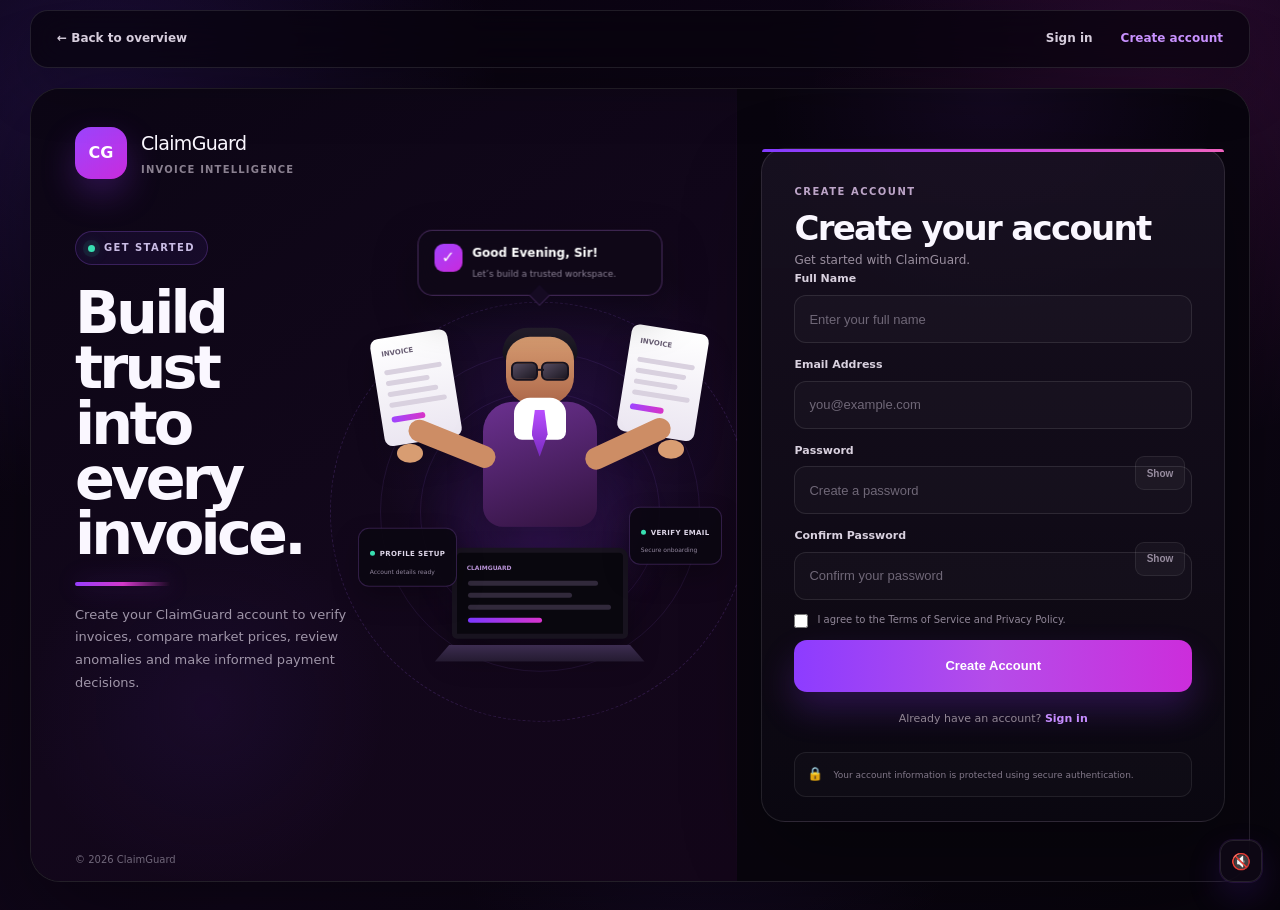
<file: frontend/register.html>
<!DOCTYPE html>
<html lang="en">
<head>
  <meta charset="UTF-8">
  <meta name="viewport" content="width=device-width, initial-scale=1.0">
  <title>Create Account | ClaimGuard</title>
  <link rel="stylesheet" href="css/style.css">
  <style>
  :root{
    --cg-bg:#07040d;
    --cg-bg2:#10071a;
    --cg-card:#120b1a;
    --cg-card2:#0d0914;
    --cg-text:#faf7ff;
    --cg-muted:#a9a0af;
    --cg-dim:#766d7f;
    --cg-border:rgba(255,255,255,.10);
    --cg-purple:#8e3dff;
    --cg-pink:#cf2fe2;
    --cg-green:#38dfb1;
  }

  *,*::before,*::after{box-sizing:border-box}
  html,body{margin:0;min-height:100%}

  body.register-page{
    min-height:100vh;
    color:var(--cg-text);
    background:
      radial-gradient(circle at 8% 12%,rgba(117,60,255,.18),transparent 28%),
      radial-gradient(circle at 91% 10%,rgba(215,47,188,.14),transparent 25%),
      radial-gradient(circle at 55% 88%,rgba(102,49,194,.10),transparent 24%),
      linear-gradient(135deg,#08040d 0%,#10061a 52%,#08050d 100%);
    font-family:Inter,ui-sans-serif,system-ui,-apple-system,BlinkMacSystemFont,"Segoe UI",sans-serif;
    overflow-x:hidden;
  }

  body.register-page::before{
    content:"";position:fixed;inset:0;pointer-events:none;opacity:.23;
    background:
      linear-gradient(rgba(255,255,255,.018) 1px,transparent 1px),
      linear-gradient(90deg,rgba(255,255,255,.014) 1px,transparent 1px);
    background-size:44px 44px;
  }

  .rg-topbar{
    width:min(1500px,calc(100vw - 60px));
    min-height:58px;
    margin:10px auto 0;
    padding:0 26px;
    border:1px solid var(--cg-border);
    border-radius:18px;
    background:rgba(7,4,13,.72);
    backdrop-filter:blur(18px);
    display:flex;
    align-items:center;
    justify-content:space-between;
    position:relative;
    z-index:50;
    box-shadow:0 20px 55px rgba(0,0,0,.22);
  }
  .rg-topbar a{
    text-decoration:none;color:#d7cedd;font-size:12px;font-weight:800;
    transition:transform .2s ease,color .2s ease,background .2s ease;
  }
  .rg-topbar a:hover{color:#fff;transform:translateY(-1px)}
  .rg-toplinks{display:flex;gap:28px;align-items:center}
  .rg-toplinks a.active{color:#c992ff}

  .rg-shell{
    width:min(1500px,calc(100vw - 60px));
    min-height:calc(100vh - 106px);
    margin:20px auto 28px;
    display:grid;
    grid-template-columns:minmax(0,58%) minmax(430px,42%);
    border:1px solid var(--cg-border);
    border-radius:30px;
    overflow:hidden;
    position:relative;
    background:#0a0610;
    box-shadow:0 30px 110px rgba(0,0,0,.42);
    z-index:2;
  }
  .rg-left{
    position:relative;
    min-width:0;
    padding:38px 44px 30px;
    overflow:hidden;
    background:
      radial-gradient(circle at 75% 43%,rgba(113,51,231,.16),transparent 27%),
      radial-gradient(circle at 25% 78%,rgba(106,47,214,.08),transparent 22%),
      linear-gradient(145deg,#0c0615 0%,#12071b 55%,#130619 100%);
  }
  .rg-left::after{
    content:"";position:absolute;top:0;right:0;bottom:0;width:1px;
    background:linear-gradient(180deg,transparent,rgba(201,120,255,.18),transparent);
  }

  .rg-brand{
    display:flex;align-items:center;gap:14px;position:relative;z-index:20;
  }
  .rg-brand-mark{
    width:52px;height:52px;border-radius:16px;
    display:grid;place-items:center;
    color:#fff;font-weight:900;
    background:linear-gradient(145deg,#9c45ff,#c82bdd);
    box-shadow:0 15px 34px rgba(153,56,255,.25);
  }
  .rg-brand-name{margin:0 0 3px;font-size:19px;letter-spacing:-.035em}
  .rg-brand-sub{font-size:10px;letter-spacing:.12em;color:#8a8090;font-weight:800}

  .rg-copy{
    position:relative;z-index:18;
    width:47%;max-width:485px;
    margin-top:52px;
  }
  .rg-kicker{
    display:inline-flex;align-items:center;gap:9px;
    padding:8px 12px;
    border:1px solid rgba(168,100,255,.24);
    border-radius:999px;
    background:rgba(125,67,255,.08);
    color:#c9bce4;font-size:10px;letter-spacing:.14em;font-weight:900;
  }
  .rg-kicker::before{
    content:"";width:7px;height:7px;border-radius:50%;
    background:var(--cg-green);
    box-shadow:0 0 0 5px rgba(56,223,177,.08),0 0 14px rgba(56,223,177,.38);
  }
  .rg-copy h1{
    margin:20px 0 18px;
    max-width:520px;
    font-size:clamp(48px,4.6vw,72px);
    line-height:.94;
    letter-spacing:-.065em;
    font-weight:900;
  }
  .rg-copy h1::after{
    content:"";display:block;width:96px;height:4px;margin-top:20px;
    border-radius:99px;
    background:linear-gradient(90deg,#973eff,#d338ca,transparent);
    box-shadow:0 0 24px rgba(153,62,255,.3);
  }
  .rg-copy p{
    margin:0;max-width:450px;
    color:#9f95a8;font-size:13px;line-height:1.75;
  }

  .rg-scene{
    position:absolute;
    z-index:10;
    right:0;
    top:50%;
    width:56%;
    max-width:650px;
    height:540px;
    transform:translateY(-48%);
    pointer-events:none;
  }
  .rg-orbit{position:absolute;left:50%;top:53%;transform:translate(-50%,-50%);width:420px;height:420px;border-radius:50%;border:1px dashed rgba(170,106,255,.17)}
  .rg-orbit::before,.rg-orbit::after{
    content:"";position:absolute;left:50%;top:50%;transform:translate(-50%,-50%);
    border-radius:50%;border:1px solid rgba(170,106,255,.10);
  }
  .rg-orbit::before{width:320px;height:320px}
  .rg-orbit::after{width:240px;height:240px}
  .rg-glow{position:absolute;left:50%;top:58%;transform:translate(-50%,-50%);width:260px;height:190px;background:radial-gradient(circle,rgba(152,61,255,.25),transparent 70%);filter:blur(17px)}

  .rg-greeting{
    position:absolute;z-index:30;top:4px;left:50%;transform:translateX(-50%);
    min-width:245px;padding:13px 16px;border-radius:15px;
    border:1px solid rgba(203,130,255,.30);
    background:rgba(15,8,24,.94);backdrop-filter:blur(16px);
    box-shadow:0 18px 44px rgba(0,0,0,.34);
  }
  .rg-greeting::after{
    content:"";position:absolute;left:50%;bottom:-8px;transform:translateX(-50%) rotate(45deg);
    width:15px;height:15px;background:#150a22;
    border-right:1px solid rgba(203,130,255,.22);
    border-bottom:1px solid rgba(203,130,255,.22);
  }
  .rg-gcheck{
    width:28px;height:28px;border-radius:9px;display:grid;place-items:center;float:left;
    margin-right:10px;color:#fff;font-weight:900;
    background:linear-gradient(145deg,#a343ff,#c92bdd);
  }
  .rg-gtitle{font-size:12px;font-weight:900;color:#fff}
  .rg-gsub{margin-top:4px;color:#8e8397;font-size:9px}

  .rg-person{
    position:absolute;left:50%;top:108px;transform:translateX(-50%);
    width:178px;height:214px;
    animation:rgPersonFloat 4.7s ease-in-out infinite;
  }
  @keyframes rgPersonFloat{50%{transform:translate(-50%,-7px)}}
  .rg-head{position:absolute;left:50%;top:3px;transform:translateX(-50%);width:68px;height:68px;border-radius:24px 24px 28px 28px;background:linear-gradient(180deg,#d89d72,#ae684a)}
  .rg-hair{position:absolute;left:50%;top:-6px;transform:translateX(-50%);width:75px;height:35px;border-radius:30px 30px 12px 12px;background:linear-gradient(180deg,#26202e,#111019)}
  .rg-glasses{position:absolute;left:50%;top:25px;transform:translateX(-50%);width:58px;height:19px;display:flex;gap:3px}
  .rg-glasses span{flex:1;border:2px solid #17131f;border-radius:6px;background:linear-gradient(145deg,#554b60,#1b1721)}
  .rg-glasses i{position:absolute;left:27px;top:7px;width:6px;height:2px;background:#19141f}
  .rg-body{position:absolute;left:50%;top:68px;transform:translateX(-50%);width:114px;height:125px;border-radius:30px 30px 20px 20px;background:linear-gradient(160deg,#6b3190,#32133f);box-shadow:0 24px 34px rgba(0,0,0,.28)}
  .rg-shirt{position:absolute;left:50%;top:64px;transform:translateX(-50%);width:52px;height:42px;border-radius:16px 16px 8px 8px;background:#fff}
  .rg-tie{position:absolute;left:50%;top:76px;transform:translateX(-50%);width:16px;height:47px;background:linear-gradient(180deg,#b94eff,#792bc0);clip-path:polygon(20% 0,80% 0,100% 52%,50% 100%,0 52%)}
  .rg-arm{position:absolute;top:99px;width:92px;height:22px;border-radius:18px;background:#cd8d65}
  .rg-arm.one{left:-45px;transform:rotate(22deg)} .rg-arm.two{right:-45px;transform:rotate(-25deg)}
  .rg-hand{position:absolute;width:26px;height:19px;border-radius:50%;background:#d89d72}
  .rg-hand.one{left:-54px;top:110px} .rg-hand.two{right:-55px;top:106px}

  .rg-laptop{position:absolute;left:50%;top:322px;transform:translateX(-50%);width:210px;height:118px;animation:rgLaptopFloat 4.7s ease-in-out infinite}
  @keyframes rgLaptopFloat{50%{transform:translate(-50%,-4px)}}
  .rg-screen{position:absolute;left:17px;top:0;width:176px;height:91px;border:5px solid #18131f;border-radius:9px 9px 5px 5px;background:#09070e;box-shadow:0 16px 30px rgba(0,0,0,.34)}
  .rg-screen::after{content:"CLAIMGUARD";position:absolute;left:10px;top:10px;color:#b993d7;font-size:6px;font-weight:900}
  .rg-line{position:absolute;left:11px;height:5px;border-radius:99px;background:#31293b}
  .rg-line.a{top:28px;width:130px} .rg-line.b{top:40px;width:104px}
  .rg-line.c{top:52px;width:143px} .rg-line.d{top:65px;width:74px;background:linear-gradient(90deg,#7b38ff,#d834ce)}
  .rg-base{position:absolute;left:0;bottom:4px;width:210px;height:17px;clip-path:polygon(7% 0,93% 0,100% 100%,0 100%);background:linear-gradient(180deg,#3d2d51,#241a30)}

  .rg-hud{
    position:absolute;z-index:25;padding:9px 11px;border-radius:11px;
    background:rgba(11,7,18,.93);border:1px solid rgba(182,109,255,.22);box-shadow:0 12px 26px rgba(0,0,0,.25);
  }
  .rg-hud.one{left:4%;top:56%} .rg-hud.two{right:4%;top:52%}
  .rg-hud .dot{display:inline-block;width:5px;height:5px;border-radius:50%;background:var(--cg-green);margin-right:5px}
  .rg-hud .title{font-size:7px;font-weight:900;letter-spacing:.05em;color:#ded6e8}
  .rg-hud .sub{margin-top:3px;font-size:6px;color:#91869d}

  .rg-invoice{
    position:absolute;width:78px;height:108px;padding:11px 10px;border-radius:8px;
    background:linear-gradient(180deg,#fff,#ebe6f1);box-shadow:0 18px 28px rgba(0,0,0,.22);
  }
  .rg-invoice::before{content:"INVOICE";display:block;margin-bottom:10px;color:#685d73;font-size:7px;font-weight:900}
  .rg-invoice::after{content:"";display:block;width:34px;height:6px;border-radius:6px;margin-top:9px;background:linear-gradient(90deg,#9e45ff,#d833c7)}
  .rg-il{display:block;width:100%;height:5px;border-radius:6px;background:#d9d1df;margin:6px 0}
  .rg-il.w2{width:76%} .rg-il.w3{width:88%}
  .rg-invoice.i1{left:9%;top:20%;transform:rotate(-9deg);animation:rgI1 5s ease-in-out infinite}
  .rg-invoice.i2{right:9%;top:19%;transform:rotate(9deg);animation:rgI2 5.2s ease-in-out infinite}
  @keyframes rgI1{50%{transform:rotate(-5deg) translateY(-8px)}}
  @keyframes rgI2{50%{transform:rotate(5deg) translateY(-8px)}}

  .rg-footer{position:absolute;left:44px;bottom:13px;color:#70677a;font-size:10px;z-index:30}

  .rg-right{
    min-width:0;padding:30px 24px;
    display:flex;align-items:center;justify-content:center;
    background:
      radial-gradient(circle at 50% 0%,rgba(157,63,255,.08),transparent 27%),
      linear-gradient(180deg,#09050f,#08050d);
  }
  .rg-form{
    width:100%;max-width:660px;padding:28px 32px 24px;
    border:1px solid rgba(255,255,255,.10);border-radius:24px;
    background:linear-gradient(180deg,rgba(27,19,36,.78),rgba(11,8,17,.90));
    box-shadow:0 28px 80px rgba(0,0,0,.30);
    position:relative;
  }
  .rg-form::before{content:"";position:absolute;left:0;right:0;top:0;height:3px;border-radius:24px 24px 0 0;background:linear-gradient(90deg,#823cff,#c742e7,#ef62bf)}
  .rg-form .mobile-brand{display:none}
  .rg-heading span{color:#bda5c8;font-size:10px;font-weight:900;letter-spacing:.15em}
  .rg-heading h2{margin:9px 0 5px;font-size:34px;line-height:1.03;letter-spacing:-.05em}
  .rg-heading p{margin:0;color:#9a8f9f;font-size:12px}
  .rg-google{
    width:100%;height:50px;margin-top:20px;border-radius:13px;
    border:1px solid rgba(255,255,255,.09);background:rgba(255,255,255,.03);
    color:#f1ebf5;font-weight:800;display:flex;align-items:center;justify-content:center;gap:10px;
    cursor:pointer;transition:.22s ease;
  }
  .rg-google:hover{transform:translateY(-2px);border-color:rgba(196,112,255,.28);box-shadow:0 12px 28px rgba(0,0,0,.18)}
  .rg-google span{width:28px;height:28px;border-radius:8px;display:grid;place-items:center;background:#fff;color:#4285f4;font-weight:900}
  .rg-divider{display:flex;align-items:center;gap:14px;margin:18px 0;color:#746a7d;font-size:9px;font-weight:900}
  .rg-divider::before,.rg-divider::after{content:"";height:1px;flex:1;background:rgba(255,255,255,.08)}
  .rg-group{margin-bottom:13px}
  .rg-group label{display:block;margin-bottom:7px;color:#d9d1df;font-size:11px;font-weight:800}
  .rg-group input{width:100%;height:48px;border-radius:12px;border:1px solid rgba(255,255,255,.10);background:rgba(255,255,255,.025);color:#fff;padding:0 14px;outline:none;transition:.22s ease}
  .rg-group input::placeholder{color:#6f6777}
  .rg-group input:hover{border-color:rgba(184,106,255,.18)}
  .rg-group input:focus{border-color:rgba(175,89,255,.56);box-shadow:0 0 0 4px rgba(161,63,255,.09);background:rgba(255,255,255,.035)}
  .rg-password{position:relative}
  .rg-password input{padding-right:78px}
  .rg-toggle{position:absolute;right:7px;top:7px;height:34px;min-width:50px;border-radius:9px;border:1px solid rgba(255,255,255,.08);background:rgba(255,255,255,.035);color:#978c9f;font-size:10px;font-weight:800;cursor:pointer;transition:.2s ease}
  .rg-toggle:hover{color:#fff;border-color:rgba(194,106,255,.25)}
  .rg-terms{margin:4px 0 12px;color:#908698;font-size:10px}
  .rg-terms label{display:flex;align-items:flex-start;gap:9px;line-height:1.45;cursor:pointer}
  .rg-terms input{width:14px;height:14px;margin:1px 0 0;accent-color:#a044ff}
  #registerMessage{min-height:0;margin:0 0 10px;color:#ff9fbd;font-size:11px}
  #createAccountButton{
    width:100%;height:52px;border:0;border-radius:13px;
    background:linear-gradient(90deg,#8d3cff,#b54ce9,#cc2ddb);
    color:#fff;font-size:13px;font-weight:900;cursor:pointer;
    box-shadow:0 18px 34px rgba(133,49,239,.24);transition:.22s ease;
  }
  #createAccountButton:hover{transform:translateY(-2px);box-shadow:0 23px 42px rgba(145,50,255,.30)}
  #createAccountButton:disabled{opacity:.65;cursor:not-allowed;transform:none}
  .rg-signin{margin:18px 0 13px;text-align:center;color:#918694;font-size:11px}
  .rg-signin a{color:#c58cff;text-decoration:none;font-weight:900}
  .rg-security{min-height:45px;padding:10px 12px;display:flex;align-items:center;gap:10px;border:1px solid rgba(255,255,255,.08);border-radius:12px;background:rgba(255,255,255,.018)}
  .rg-security p{margin:0;color:#827889;font-size:9px;line-height:1.35}

  .rg-sound{
    position:fixed;right:18px;bottom:18px;z-index:1000;
    width:42px;height:42px;border-radius:13px;
    border:1px solid rgba(255,255,255,.10);
    background:rgba(15,9,22,.82);color:#d8cce2;
    backdrop-filter:blur(16px);
    display:grid;place-items:center;
    cursor:pointer;font-size:16px;
    box-shadow:0 14px 34px rgba(0,0,0,.28);
    transition:.22s ease;
  }
  .rg-sound:hover{transform:translateY(-3px);border-color:rgba(188,108,255,.30);color:#fff}
  .rg-sound.is-on{box-shadow:0 0 0 1px rgba(173,91,255,.12),0 14px 34px rgba(117,43,236,.17)}

  @media(max-width:1200px){
    .rg-shell{grid-template-columns:minmax(0,56%) minmax(430px,44%)}
    .rg-copy{width:50%}
    .rg-scene{width:58%;right:-3%}
    }
  @media(max-width:980px){
    .rg-shell{width:min(94vw,780px);grid-template-columns:1fr;min-height:auto}
    .rg-left{min-height:720px;padding:34px 30px}
    .rg-copy{width:52%}
    .rg-scene{width:57%;right:-2%;top:52%}
    .rg-right{padding:18px 16px 24px}
  }
  @media(max-width:720px){
    .rg-topbar,.rg-shell{width:94vw}
    .rg-topbar{min-height:52px;padding:0 16px}
    .rg-toplinks{gap:14px}
    .rg-left{min-height:auto;padding:28px 22px 24px}
    .rg-copy{width:100%;margin-top:32px}
    .rg-copy h1{font-size:46px}
    .rg-scene{position:relative;right:auto;top:auto;transform:none;width:100%;height:430px;margin-top:6px}
    .rg-footer{position:static;margin-top:10px}
    .rg-form{padding:24px 18px 20px}
    .rg-heading h2{font-size:30px}
  }
  </style>
</head>

<body class="auth-page register-page">
  <div class="rg-topbar">
    <a href="index.html">← Back to overview</a>
    <div class="rg-toplinks">
      <a href="login.html">Sign in</a>
      <a class="active" href="register.html">Create account</a>
    </div>
  </div>

  <main class="rg-shell">
    <section class="rg-left">
      <div class="rg-brand">
        <div class="rg-brand-mark">CG</div>
        <div>
          <div class="rg-brand-name">ClaimGuard</div>
          <div class="rg-brand-sub">INVOICE INTELLIGENCE</div>
        </div>
      </div>

      <div class="rg-copy">
        <div class="rg-kicker">GET STARTED</div>
        <h1>Build trust<br>into every invoice.</h1>
        <p>
          Create your ClaimGuard account to verify invoices, compare market prices,
          review anomalies and make informed payment decisions.
        </p>
      </div>

      <div class="rg-scene" aria-hidden="true">
        <div class="rg-orbit"></div>
        <div class="rg-glow"></div>

        <div class="rg-greeting">
          <div class="rg-gcheck">✓</div>
          <div class="rg-gtitle" id="registerWelcomeGreeting">Welcome, Sir!</div>
          <div class="rg-gsub">Let’s build a trusted workspace.</div>
        </div>

        <div class="rg-invoice i1">
          <span class="rg-il"></span><span class="rg-il w2"></span>
          <span class="rg-il w3"></span><span class="rg-il"></span>
        </div>
        <div class="rg-invoice i2">
          <span class="rg-il"></span><span class="rg-il w3"></span>
          <span class="rg-il w2"></span><span class="rg-il"></span>
        </div>

        <div class="rg-hud one">
          <div><span class="dot"></span><span class="title">PROFILE SETUP</span></div>
          <div class="sub">Account details ready</div>
        </div>
        <div class="rg-hud two">
          <div><span class="dot"></span><span class="title">VERIFY EMAIL</span></div>
          <div class="sub">Secure onboarding</div>
        </div>

        <div class="rg-person">
          <div class="rg-hair"></div>
          <div class="rg-head">
            <div class="rg-glasses"><span></span><span></span><i></i></div>
          </div>
          <div class="rg-body"></div>
          <div class="rg-shirt"></div>
          <div class="rg-tie"></div>
          <div class="rg-arm one"></div>
          <div class="rg-arm two"></div>
          <div class="rg-hand one"></div>
          <div class="rg-hand two"></div>
        </div>

        <div class="rg-laptop">
          <div class="rg-screen">
            <span class="rg-line a"></span><span class="rg-line b"></span>
            <span class="rg-line c"></span><span class="rg-line d"></span>
          </div>
          <div class="rg-base"></div>
        </div>
      </div>

      <div class="rg-footer">© 2026 ClaimGuard</div>
    </section>

    <section class="rg-right">
      <div class="rg-form">
        <div class="rg-heading">
          <span>CREATE ACCOUNT</span>
          <h2>Create your account</h2>
          <p>Get started with ClaimGuard.</p>
        </div>

        <form id="registerForm" novalidate>
          <div class="rg-group input-group">
            <label for="fullName">Full Name</label>
            <input type="text" id="fullName" placeholder="Enter your full name" autocomplete="name" required>
          </div>

          <div class="rg-group input-group">
            <label for="registerEmail">Email Address</label>
            <input type="email" id="registerEmail" placeholder="you@example.com" autocomplete="email" required>
          </div>

          <div class="rg-group input-group">
            <label for="registerPassword">Password</label>
            <div class="rg-password password-wrapper">
              <input type="password" id="registerPassword" placeholder="Create a password" autocomplete="new-password" required minlength="8">
              <button type="button" class="rg-toggle password-toggle" id="toggleRegisterPassword">Show</button>
            </div>
          </div>

          <div class="rg-group input-group">
            <label for="confirmPassword">Confirm Password</label>
            <div class="rg-password password-wrapper">
              <input type="password" id="confirmPassword" placeholder="Confirm your password" autocomplete="new-password" required minlength="8">
              <button type="button" class="rg-toggle password-toggle" id="toggleConfirmPassword">Show</button>
            </div>
          </div>

          <div class="rg-terms register-terms">
            <label>
              <input type="checkbox" id="terms">
              <span>I agree to the Terms of Service and Privacy Policy.</span>
            </label>
          </div>

          <div id="registerMessage" class="login-message"></div>

          <button type="submit" class="login-submit" id="createAccountButton">Create Account</button>
        </form>

        <p class="rg-signin signup-link">
          Already have an account?
          <a href="login.html">Sign in</a>
        </p>

        <div class="rg-security security-note">
          <span>🔒</span>
          <p>Your account information is protected using secure authentication.</p>
        </div>
      </div>
    </section>
  </main>



<!-- Background music source: YouTube video supplied by the user.
     The page streams the video through YouTube; it does not download or bundle the recording. -->
<div id="ytBackgroundMusic"
     aria-hidden="true"
     style="position:fixed;left:-9999px;top:-9999px;width:1px;height:1px;overflow:hidden;opacity:.01;pointer-events:none;"></div>

  <button class="rg-sound" id="soundToggle" aria-label="Toggle interface sounds" title="Toggle interface sounds">🔇</button>

  <script>
  const CLAIMGUARD_API =

            "http://127.0.0.1:8000";





        document.addEventListener(

            "DOMContentLoaded",

            () => {



                const form =

                    document.getElementById(

                        "registerForm"

                    );





                const button =

                    document.getElementById(

                        "createAccountButton"

                    );





                const message =

                    document.getElementById(

                        "registerMessage"

                    );





                const password =

                    document.getElementById(

                        "registerPassword"

                    );





                const confirmPassword =

                    document.getElementById(

                        "confirmPassword"

                    );





                const terms =

                    document.getElementById(

                        "terms"

                    );





                // =================================================

                // PASSWORD TOGGLE

                // =================================================



                const togglePassword =

                    document.getElementById(

                        "toggleRegisterPassword"

                    );





                const toggleConfirm =

                    document.getElementById(

                        "toggleConfirmPassword"

                    );





                if (togglePassword) {



                    togglePassword.addEventListener(

                        "click",

                        () => {



                            const showing =

                                password.type ===

                                "text";





                            password.type =

                                showing

                                    ? "password"

                                    : "text";





                            togglePassword.textContent =

                                showing

                                    ? "Show"

                                    : "Hide";



                        }

                    );



                }





                if (toggleConfirm) {



                    toggleConfirm.addEventListener(

                        "click",

                        () => {



                            const showing =

                                confirmPassword.type ===

                                "text";





                            confirmPassword.type =

                                showing

                                    ? "password"

                                    : "text";





                            toggleConfirm.textContent =

                                showing

                                    ? "Show"

                                    : "Hide";



                        }

                    );



                }





                // =================================================

                // REGISTER SUBMIT

                // =================================================



                form.addEventListener(

                    "submit",

                    async (event) => {



                        event.preventDefault();





                        const fullName =

                            document.getElementById(

                                "fullName"

                            )

                            .value

                            .trim();





                        const email =

                            document.getElementById(

                                "registerEmail"

                            )

                            .value

                            .trim();





                        const passwordValue =

                            password.value;





                        const confirmValue =

                            confirmPassword.value;





                        // -----------------------------------------

                        // VALIDATION

                        // -----------------------------------------



                        if (

                            !fullName ||

                            !email ||

                            !passwordValue ||

                            !confirmValue

                        ) {



                            showMessage(

                                "Please complete all required fields."

                            );



                            return;

                        }





                        if (

                            passwordValue.length < 8

                        ) {



                            showMessage(

                                "Password must contain at least 8 characters."

                            );



                            return;

                        }





                        if (

                            passwordValue !==

                            confirmValue

                        ) {



                            showMessage(

                                "Passwords do not match."

                            );



                            return;

                        }





                        if (!terms.checked) {



                            showMessage(

                                "Please accept the Terms of Service and Privacy Policy."

                            );



                            return;

                        }





                        // -----------------------------------------

                        // DISABLE BUTTON

                        // -----------------------------------------



                        button.disabled =

                            true;



                        button.textContent =

                            "Creating account...";





                        try {



                            console.log(

                                "Sending registration request..."

                            );





                            const response =

                                await fetch(

                                    `${CLAIMGUARD_API}/api/auth/register`,

                                    {

                                        method:

                                            "POST",



                                        headers: {

                                            "Content-Type":

                                                "application/json"

                                        },



                                        body:

                                            JSON.stringify({

                                                full_name:

                                                    fullName,



                                                email:

                                                    email,



                                                password:

                                                    passwordValue

                                            })

                                    }

                                );





                            console.log(

                                "Registration status:",

                                response.status

                            );





                            let data = {};



                            try {



                                data =

                                    await response.json();



                            } catch {



                                data = {};



                            }





                            console.log(

                                "Registration response:",

                                data

                            );





                            // -------------------------------------

                            // ERROR

                            // -------------------------------------



                            if (!response.ok) {



                                throw new Error(

                                    data.detail ||

                                    "Registration failed."

                                );



                            }





                            // -------------------------------------

                            // SAVE EMAIL

                            // -------------------------------------



                            localStorage.setItem(

                                "claimguard_pending_verification_email",

                                data.email

                            );





                            sessionStorage.setItem(

                                "claimguard_verification_email",

                                data.email

                            );





                            // -------------------------------------

                            // SUCCESS

                            // -------------------------------------



                            console.log(

                                "Registration successful."

                            );





                            console.log(

                                "Redirecting to verification page..."

                            );





                            const verificationUrl =

                                `verify-email.html?email=${encodeURIComponent(

                                    data.email

                                )}`;





                            // -------------------------------------

                            // DIRECT REDIRECT

                            // -------------------------------------



                            window.location.replace(

                                verificationUrl

                            );



                        } catch (error) {



                            console.error(

                                "Registration error:",

                                error

                            );





                            showMessage(

                                error.message ||

                                "Unable to connect to ClaimGuard."

                            );





                            button.disabled =

                                false;



                            button.textContent =

                                "Create Account";



                        }



                    }

                );





                // =================================================

                // MESSAGE

                // =================================================



                function showMessage(

                    text

                ) {



                    message.textContent =

                        text;



                    message.style.display =

                        "block";



                }



            }

        );
  </script>

  <script>
  /* =========================
     CLAIMGUARD SOUND EXPERIENCE
     Hover/click SFX + optional background music.
     Put a licensed copy of the requested track at:
       assets/titanic-theme.mp3
     The page cannot ship the copyrighted recording itself.
     ========================= */
  (() => {
    let ctx = null;
    let master = null;
    let soundOn = true;
    let musicReady = false;
    let ytPlayer = null;
    let ytReady = false;
    let ytRequested = false;
    // Background music is optional. The previous external video is no longer
    // available, so keep the local Web Audio interaction cues as the safe
    // default and avoid making page functionality depend on YouTube.
    const ENABLE_YOUTUBE_BACKGROUND_MUSIC = false;
    const YOUTUBE_VIDEO_ID = "HZECMEVNhNo";

    const soundBtn = document.getElementById("soundToggle");

    function ensureAudio() {
      if (!ctx) {
        ctx = new (window.AudioContext || window.webkitAudioContext)();
        master = ctx.createGain();
        master.gain.value = 0.0001;
        master.connect(ctx.destination);
      }
      if (ctx.state === "suspended") ctx.resume();
    }

    function hoverTone() {
      if (!soundOn) return;
      try {
        ensureAudio();
        const now = ctx.currentTime;
        const osc = ctx.createOscillator();
        const gain = ctx.createGain();
        osc.type = "sine";
        osc.frequency.setValueAtTime(740, now);
        osc.frequency.exponentialRampToValueAtTime(1040, now + 0.075);
        gain.gain.setValueAtTime(0.0001, now);
        gain.gain.exponentialRampToValueAtTime(0.035, now + 0.012);
        gain.gain.exponentialRampToValueAtTime(0.0001, now + 0.10);
        osc.connect(gain).connect(master);
        osc.start(now);
        osc.stop(now + 0.11);
      } catch (e) {}
    }

    function clickTone() {
      if (!soundOn) return;
      try {
        ensureAudio();
        const now = ctx.currentTime;
        const osc = ctx.createOscillator();
        const gain = ctx.createGain();
        osc.type = "triangle";
        osc.frequency.setValueAtTime(420, now);
        osc.frequency.exponentialRampToValueAtTime(680, now + 0.06);
        gain.gain.setValueAtTime(0.0001, now);
        gain.gain.exponentialRampToValueAtTime(0.055, now + 0.01);
        gain.gain.exponentialRampToValueAtTime(0.0001, now + 0.12);
        osc.connect(gain).connect(master);
        osc.start(now);
        osc.stop(now + 0.13);
      } catch (e) {}
    }

    function onYouTubeAPIReady() {
      if (!window.YT || !YT.Player || ytPlayer) return;

      ytPlayer = new YT.Player("ytBackgroundMusic", {
        width: "1",
        height: "1",
        videoId: YOUTUBE_VIDEO_ID,
        playerVars: {
          autoplay: 0,
          controls: 0,
          loop: 1,
          playlist: YOUTUBE_VIDEO_ID,
          playsinline: 1,
          rel: 0,
          modestbranding: 1
        },
        events: {
          onReady: (event) => {
            ytReady = true;
            event.target.setVolume(12);
            if (ytRequested && soundOn) startMusic();
          }
        }
      });
    }

    function loadYouTubeAPI() {
      if (!ENABLE_YOUTUBE_BACKGROUND_MUSIC) return;
      if (window.YT && window.YT.Player) {
        onYouTubeAPIReady();
        return;
      }
      if (document.getElementById("youtube-iframe-api")) return;

      const script = document.createElement("script");
      script.id = "youtube-iframe-api";
      script.src = "https://www.youtube.com/iframe_api";
      script.async = true;
      document.head.appendChild(script);

      const previous = window.onYouTubeIframeAPIReady;
      window.onYouTubeIframeAPIReady = () => {
        if (typeof previous === "function") previous();
        onYouTubeAPIReady();
      };
    }

    async function startMusic() {
      if (!soundOn) return;
      if (!ENABLE_YOUTUBE_BACKGROUND_MUSIC) {
        ensureAudio();
        musicReady = false;
        return;
      }
      ytRequested = true;

      try {
        ensureAudio();
        if (!ytPlayer || !ytReady) {
          loadYouTubeAPI();
          return;
        }
        ytPlayer.setVolume(12);
        ytPlayer.playVideo();
        musicReady = true;
      } catch (e) {
        musicReady = false;
      }
    }

    function stopMusic() {
      try {
        if (ytPlayer && ytReady) {
          ytPlayer.pauseVideo();
          ytPlayer.seekTo(0, true);
        }
      } catch (e) {}
      ytRequested = false;
      musicReady = false;
    }

    function setSoundState(on) {
      soundOn = on;
      soundBtn.textContent = on ? "🔊" : "🔇";
      soundBtn.classList.toggle("is-on", on);

      if (on) {
        try {
          ensureAudio();
          master.gain.setTargetAtTime(0.72, ctx.currentTime, 0.14);
        } catch (e) {}
        startMusic();
      } else {
        if (master && ctx) master.gain.setTargetAtTime(0.0001, ctx.currentTime, 0.08);
        stopMusic();
      }
    }

    // The local interaction cues remain available even when external media is
    // unavailable. YouTube is opt-in only and disabled by default.
    loadYouTubeAPI();

    // Browsers generally require a user gesture before audible media can play.
    document.addEventListener("pointerdown", () => {
      if (!soundOn) return;
      try {
        ensureAudio();
        master.gain.setTargetAtTime(0.72, ctx.currentTime, 0.14);
      } catch (e) {}
      startMusic();
    }, {passive:true});

    document.querySelectorAll("button,a").forEach(el => {
      el.addEventListener("pointerenter", hoverTone, {passive:true});
      el.addEventListener("click", clickTone, {passive:true});
    });

    soundBtn.addEventListener("click", (e) => {
      e.stopPropagation();
      setSoundState(!soundOn);
      if (soundOn) clickTone();
    });

    soundBtn.classList.add("is-on");
  })();
  </script>

  <script>
  document.addEventListener("DOMContentLoaded", () => {
    const el = document.getElementById("registerWelcomeGreeting");
    if (!el) return;
    const h = new Date().getHours();
    let g = "Good Evening";
    if (h >= 5 && h < 12) g = "Good Morning";
    else if (h >= 12 && h < 17) g = "Good Afternoon";
    else if (h >= 17 && h < 21) g = "Good Evening";
    else g = "Good Night";
    el.textContent = `${g}, Sir!`;
  });
  </script>
</body>
</html>
</file>
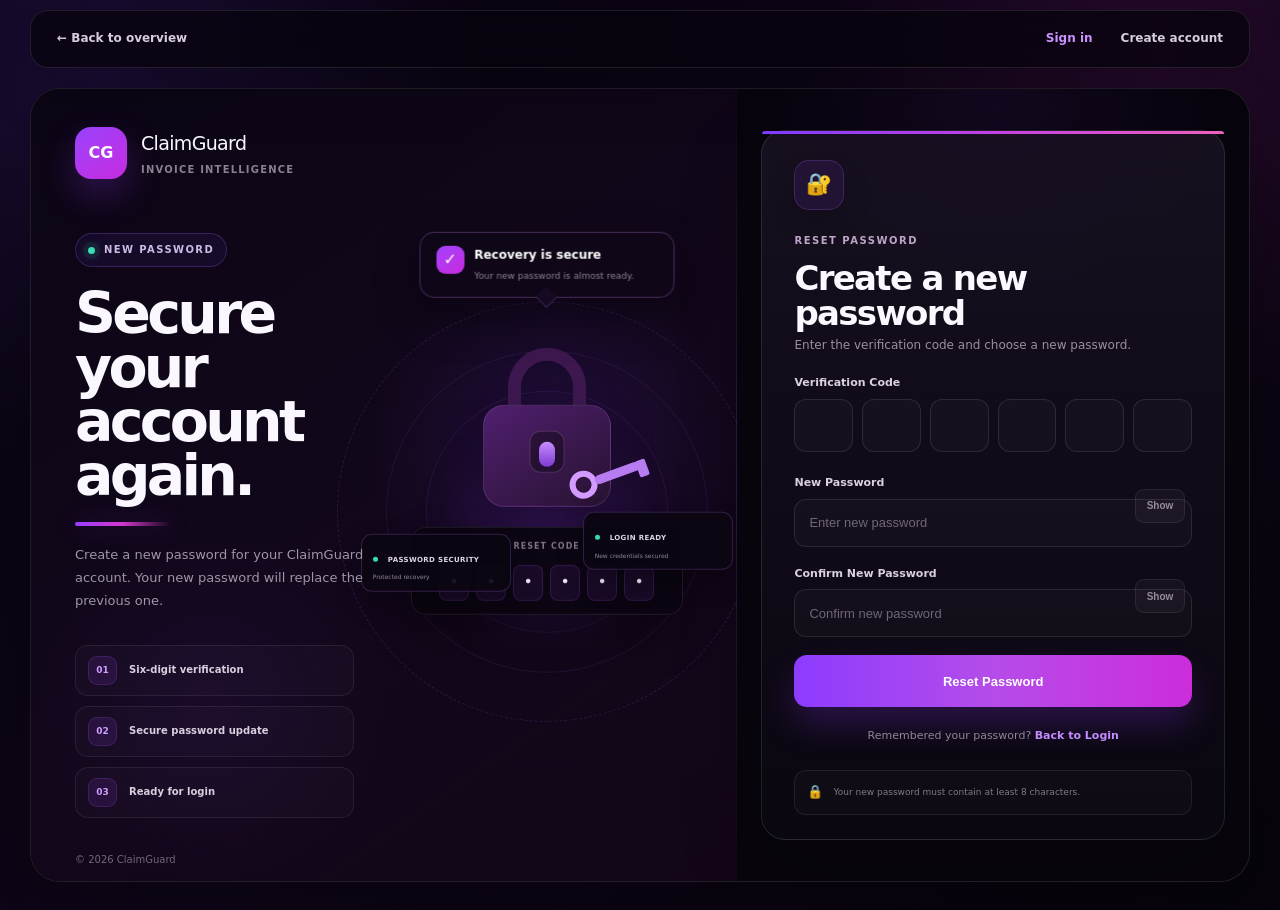
<file: frontend/reset-password.html>
<!DOCTYPE html>
<html lang="en">

<head>
    <meta charset="UTF-8">
    <meta name="viewport" content="width=device-width, initial-scale=1.0">

    <title>Reset Password | ClaimGuard</title>

    <link rel="stylesheet" href="css/style.css">

    <style>
        :root{
            --rp-bg:#07040d;
            --rp-purple:#8e3cff;
            --rp-pink:#d32fd4;
            --rp-green:#35ddb0;
            --rp-text:#faf7ff;
            --rp-muted:#a19aaa;
            --rp-dim:#756c7d;
            --rp-border:rgba(255,255,255,.10);
        }

        *{box-sizing:border-box}
        html,body{margin:0;min-height:100%}

        body.auth-page.reset-page{
            min-height:100vh;
            overflow-x:hidden;
            color:var(--rp-text);
            font-family:Inter,ui-sans-serif,system-ui,-apple-system,BlinkMacSystemFont,"Segoe UI",sans-serif;
            background:
                radial-gradient(circle at 8% 10%,rgba(118,59,255,.17),transparent 27%),
                radial-gradient(circle at 91% 8%,rgba(214,45,191,.12),transparent 24%),
                linear-gradient(135deg,#08040d 0%,#10061a 50%,#07040c 100%);
        }

        body.auth-page.reset-page::before{
            content:"";
            position:fixed;
            inset:0;
            pointer-events:none;
            opacity:.22;
            background:
                linear-gradient(rgba(255,255,255,.018) 1px,transparent 1px),
                linear-gradient(90deg,rgba(255,255,255,.014) 1px,transparent 1px);
            background-size:44px 44px;
        }

        .rp-topbar{
            width:min(1500px,calc(100vw - 60px));
            min-height:58px;
            margin:10px auto 0;
            padding:0 26px;
            display:flex;
            align-items:center;
            justify-content:space-between;
            position:relative;
            z-index:50;
            border:1px solid var(--rp-border);
            border-radius:18px;
            background:rgba(7,4,13,.74);
            backdrop-filter:blur(18px);
            box-shadow:0 20px 55px rgba(0,0,0,.22);
        }

        .rp-topbar a{
            color:#d7cfdd;
            text-decoration:none;
            font-size:12px;
            font-weight:800;
            transition:.2s ease;
        }

        .rp-topbar a:hover{
            color:#fff;
            transform:translateY(-1px);
        }

        .rp-top-links{
            display:flex;
            align-items:center;
            gap:28px;
        }

        .rp-top-links .active{color:#c992ff}

        .rp-shell{
            width:min(1500px,calc(100vw - 60px));
            min-height:calc(100vh - 106px);
            margin:20px auto 28px;
            display:grid;
            grid-template-columns:minmax(0,58%) minmax(430px,42%);
            position:relative;
            overflow:hidden;
            border:1px solid var(--rp-border);
            border-radius:30px;
            background:#0a0610;
            box-shadow:0 30px 110px rgba(0,0,0,.42);
        }

        .rp-left{
            min-width:0;
            position:relative;
            overflow:hidden;
            padding:38px 44px 30px;
            background:
                radial-gradient(circle at 74% 45%,rgba(109,50,231,.16),transparent 27%),
                radial-gradient(circle at 25% 78%,rgba(106,47,214,.08),transparent 22%),
                linear-gradient(145deg,#0c0615 0%,#12071b 55%,#130619 100%);
        }

        .rp-left::after{
            content:"";
            position:absolute;
            top:0;
            right:0;
            bottom:0;
            width:1px;
            background:linear-gradient(180deg,transparent,rgba(197,117,255,.18),transparent);
        }

        .rp-brand{
            display:flex;
            align-items:center;
            gap:14px;
            position:relative;
            z-index:30;
        }

        .rp-brand-mark{
            width:52px;
            height:52px;
            border-radius:16px;
            display:grid;
            place-items:center;
            color:#fff;
            font-weight:900;
            background:linear-gradient(145deg,#9b44ff,#c72bdf);
            box-shadow:0 15px 34px rgba(152,56,255,.25);
        }

        .rp-brand-name{
            margin:0 0 3px;
            font-size:19px;
            letter-spacing:-.035em;
        }

        .rp-brand-sub{
            font-size:10px;
            letter-spacing:.12em;
            color:#8a8090;
            font-weight:800;
        }

        .rp-copy{
            width:48%;
            max-width:490px;
            margin-top:54px;
            position:relative;
            z-index:22;
        }

        .rp-kicker{
            display:inline-flex;
            align-items:center;
            gap:9px;
            padding:8px 12px;
            border:1px solid rgba(168,100,255,.24);
            border-radius:999px;
            color:#c9bce4;
            background:rgba(125,67,255,.08);
            font-size:10px;
            letter-spacing:.14em;
            font-weight:900;
        }

        .rp-kicker::before{
            content:"";
            width:7px;
            height:7px;
            border-radius:50%;
            background:var(--rp-green);
            box-shadow:
                0 0 0 5px rgba(56,223,177,.08),
                0 0 14px rgba(56,223,177,.38);
        }

        .rp-copy h1{
            margin:19px 0 18px;
            font-size:clamp(48px,4.45vw,70px);
            line-height:.95;
            letter-spacing:-.065em;
            font-weight:900;
        }

        .rp-copy h1::after{
            content:"";
            display:block;
            width:96px;
            height:4px;
            margin-top:20px;
            border-radius:99px;
            background:linear-gradient(90deg,#973eff,#d338ca,transparent);
            box-shadow:0 0 24px rgba(153,62,255,.30);
        }

        .rp-copy>p{
            margin:0;
            max-width:440px;
            color:#9f95a8;
            font-size:13px;
            line-height:1.75;
        }

        .rp-points{
            display:grid;
            gap:10px;
            width:min(94%,465px);
            margin-top:32px;
            position:relative;
            z-index:22;
        }

        .rp-point{
            display:flex;
            align-items:center;
            gap:12px;
            padding:10px 12px;
            border:1px solid rgba(255,255,255,.075);
            border-radius:13px;
            background:rgba(255,255,255,.018);
            transition:.22s ease;
        }

        .rp-point:hover{
            transform:translateX(5px);
            border-color:rgba(184,108,255,.25);
            background:rgba(160,75,255,.055);
        }

        .rp-point strong{
            width:29px;
            height:29px;
            border-radius:9px;
            display:grid;
            place-items:center;
            flex:0 0 auto;
            color:#d29eff;
            font-size:9px;
            background:rgba(152,64,255,.12);
            border:1px solid rgba(169,92,255,.18);
        }

        .rp-point span{
            color:#d8cfdf;
            font-size:10px;
            line-height:1.35;
            font-weight:800;
        }

        /* animated recovery scene */
        .rp-scene{
            position:absolute;
            right:-1%;
            top:50%;
            width:56%;
            max-width:650px;
            height:540px;
            transform:translateY(-48%);
            pointer-events:none;
            z-index:10;
        }

        .rp-orbit{
            position:absolute;
            left:50%;
            top:53%;
            width:420px;
            height:420px;
            transform:translate(-50%,-50%);
            border:1px dashed rgba(170,106,255,.17);
            border-radius:50%;
        }

        .rp-orbit::before,
        .rp-orbit::after{
            content:"";
            position:absolute;
            left:50%;
            top:50%;
            transform:translate(-50%,-50%);
            border-radius:50%;
            border:1px solid rgba(170,106,255,.10);
        }

        .rp-orbit::before{width:320px;height:320px}
        .rp-orbit::after{width:240px;height:240px}

        .rp-glow{
            position:absolute;
            left:50%;
            top:58%;
            width:270px;
            height:190px;
            transform:translate(-50%,-50%);
            background:radial-gradient(circle,rgba(153,62,255,.25),transparent 70%);
            filter:blur(18px);
        }

        .rp-status{
            position:absolute;
            z-index:30;
            top:6px;
            left:50%;
            transform:translateX(-50%);
            min-width:255px;
            padding:13px 16px;
            border-radius:15px;
            border:1px solid rgba(203,130,255,.30);
            background:rgba(15,8,24,.94);
            backdrop-filter:blur(16px);
            box-shadow:0 18px 44px rgba(0,0,0,.34);
        }

        .rp-status::after{
            content:"";
            position:absolute;
            left:50%;
            bottom:-8px;
            width:15px;
            height:15px;
            transform:translateX(-50%) rotate(45deg);
            background:#150a22;
            border-right:1px solid rgba(203,130,255,.22);
            border-bottom:1px solid rgba(203,130,255,.22);
        }

        .rp-status-icon{
            float:left;
            width:28px;
            height:28px;
            margin-right:10px;
            border-radius:9px;
            display:grid;
            place-items:center;
            color:#fff;
            font-weight:900;
            background:linear-gradient(145deg,#a343ff,#c92bdd);
        }

        .rp-status-title{
            color:#fff;
            font-size:12px;
            font-weight:900;
        }

        .rp-status-sub{
            margin-top:4px;
            color:#8e8397;
            font-size:9px;
        }

        .rp-lock{
            position:absolute;
            left:50%;
            top:116px;
            width:154px;
            height:165px;
            transform:translateX(-50%);
            animation:rpLockFloat 4.6s ease-in-out infinite;
        }

        @keyframes rpLockFloat{
            50%{transform:translate(-50%,-8px)}
        }

        .rp-shackle{
            position:absolute;
            left:50%;
            top:6px;
            width:78px;
            height:76px;
            transform:translateX(-50%);
            border:13px solid #3c184f;
            border-bottom:0;
            border-radius:42px 42px 0 0;
        }

        .rp-lock-body{
            position:absolute;
            left:50%;
            bottom:0;
            width:128px;
            height:102px;
            transform:translateX(-50%);
            border-radius:21px;
            background:linear-gradient(145deg,#501f6f,#271230);
            border:1px solid rgba(225,163,255,.16);
            box-shadow:0 28px 46px rgba(0,0,0,.30);
        }

        .rp-lock-body::before{
            content:"";
            position:absolute;
            left:50%;
            top:25px;
            width:33px;
            height:40px;
            transform:translateX(-50%);
            border-radius:11px;
            border:1px solid rgba(230,188,255,.18);
            background:rgba(10,6,14,.42);
        }

        .rp-lock-body::after{
            content:"";
            position:absolute;
            left:50%;
            top:36px;
            width:16px;
            height:25px;
            transform:translateX(-50%);
            border-radius:9px;
            background:linear-gradient(180deg,#c78dff,#7f39d2);
        }

        .rp-key{
            position:absolute;
            right:-24px;
            bottom:10px;
            width:80px;
            height:42px;
            transform:rotate(-20deg);
            animation:rpKeyFloat 3.8s ease-in-out infinite;
        }

        @keyframes rpKeyFloat{
            50%{transform:rotate(-13deg) translateY(-6px)}
        }

        .rp-key-ring{
            position:absolute;
            left:0;
            top:7px;
            width:28px;
            height:28px;
            border:6px solid #d39bff;
            border-radius:50%;
        }

        .rp-key-shaft{
            position:absolute;
            left:26px;
            top:17px;
            width:47px;
            height:9px;
            border-radius:9px;
            background:#b77cf1;
        }

        .rp-key-tooth{
            position:absolute;
            right:0;
            top:17px;
            width:10px;
            height:17px;
            border-radius:2px;
            background:#b77cf1;
        }

        .rp-code-card{
            position:absolute;
            left:50%;
            top:301px;
            width:272px;
            padding:13px;
            transform:translateX(-50%);
            border-radius:15px;
            border:1px solid rgba(255,255,255,.09);
            background:rgba(10,6,16,.92);
            backdrop-filter:blur(12px);
            box-shadow:0 20px 42px rgba(0,0,0,.30);
        }

        .rp-code-label{
            color:#817688;
            font-size:8px;
            font-weight:900;
            letter-spacing:.13em;
            text-align:center;
        }

        .rp-code-digits{
            display:flex;
            justify-content:center;
            gap:7px;
            margin-top:11px;
        }

        .rp-code-digits span{
            width:30px;
            height:36px;
            display:grid;
            place-items:center;
            border-radius:8px;
            color:#f4eaff;
            background:rgba(154,64,255,.09);
            border:1px solid rgba(175,91,255,.17);
            font-size:13px;
            font-weight:900;
        }

        .rp-mini-card{
            position:absolute;
            z-index:20;
            min-width:150px;
            padding:9px 11px;
            border-radius:11px;
            background:rgba(11,7,18,.93);
            border:1px solid rgba(182,109,255,.22);
            box-shadow:0 12px 26px rgba(0,0,0,.25);
        }

        .rp-mini-card.left{left:3%;top:57%}
        .rp-mini-card.right{right:3%;top:53%}

        .rp-mini-card .dot{
            display:inline-block;
            width:5px;
            height:5px;
            border-radius:50%;
            background:var(--rp-green);
            margin-right:5px;
        }

        .rp-mini-title{
            color:#ded6e8;
            font-size:7px;
            letter-spacing:.05em;
            font-weight:900;
        }

        .rp-mini-sub{
            margin-top:3px;
            color:#91869d;
            font-size:6px;
        }

        .rp-footer{
            position:absolute;
            left:44px;
            bottom:13px;
            color:#70677a;
            font-size:10px;
            z-index:30;
        }

        /* right form */
        .rp-right{
            min-width:0;
            min-height:100%;
            padding:30px 24px;
            display:flex;
            align-items:center;
            justify-content:center;
            background:
                radial-gradient(circle at 50% 0%,rgba(157,63,255,.08),transparent 27%),
                linear-gradient(180deg,#09050f,#08050d);
        }

        .rp-form-box{
            width:100%;
            max-width:650px;
            padding:29px 32px 24px;
            border:1px solid rgba(255,255,255,.10);
            border-radius:24px;
            background:linear-gradient(180deg,rgba(27,19,36,.78),rgba(11,8,17,.90));
            box-shadow:0 28px 80px rgba(0,0,0,.30);
            position:relative;
        }

        .rp-form-box::before{
            content:"";
            position:absolute;
            left:0;
            right:0;
            top:0;
            height:3px;
            border-radius:24px 24px 0 0;
            background:linear-gradient(90deg,#823cff,#c742e7,#ef62bf);
        }

        .rp-form-icon{
            width:50px;
            height:50px;
            margin-bottom:16px;
            display:grid;
            place-items:center;
            border-radius:15px;
            color:#d3a1ff;
            background:rgba(150,61,255,.10);
            border:1px solid rgba(185,108,255,.20);
            font-size:21px;
            box-shadow:0 12px 28px rgba(0,0,0,.18);
        }

        .rp-heading>span{
            color:#bda5c8;
            font-size:10px;
            font-weight:900;
            letter-spacing:.15em;
        }

        .rp-heading h2{
            margin:9px 0 5px;
            color:#fbf8ff;
            font-size:34px;
            line-height:1.03;
            letter-spacing:-.05em;
        }

        .rp-heading p{
            margin:0 0 20px;
            color:#9a8f9f;
            font-size:12px;
            line-height:1.55;
        }

        .rp-otp-label{
            display:block;
            margin:0 0 7px;
            color:#d9d1df;
            font-size:11px;
            font-weight:800;
        }

        .rp-otp{
            display:grid;
            grid-template-columns:repeat(6,1fr);
            gap:9px;
            margin-bottom:17px;
        }

        .rp-otp input{
            width:100%;
            height:53px;
            text-align:center;
            border-radius:12px;
            border:1px solid rgba(255,255,255,.10);
            background:rgba(255,255,255,.025);
            color:#fff;
            font-size:19px;
            font-weight:900;
            outline:none;
            transition:.20s ease;
        }

        .rp-otp input:hover{
            border-color:rgba(184,106,255,.20);
            transform:translateY(-1px);
        }

        .rp-otp input:focus{
            border-color:rgba(175,89,255,.58);
            box-shadow:0 0 0 4px rgba(161,63,255,.09);
            transform:translateY(-2px);
        }

        .rp-group{
            margin-bottom:14px;
        }

        .rp-group label{
            display:block;
            margin-bottom:7px;
            color:#d9d1df;
            font-size:11px;
            font-weight:800;
        }

        .rp-password{
            position:relative;
        }

        .rp-password input{
            width:100%;
            height:48px;
            border-radius:12px;
            border:1px solid rgba(255,255,255,.10);
            background:rgba(255,255,255,.025);
            color:#fff;
            padding:0 76px 0 14px;
            outline:none;
            transition:.22s ease;
        }

        .rp-password input::placeholder{color:#6f6777}

        .rp-password input:hover{border-color:rgba(184,106,255,.18)}

        .rp-password input:focus{
            border-color:rgba(175,89,255,.56);
            box-shadow:0 0 0 4px rgba(161,63,255,.09);
            background:rgba(255,255,255,.035);
        }

        .rp-toggle{
            position:absolute;
            right:7px;
            top:7px;
            height:34px;
            min-width:50px;
            border-radius:9px;
            border:1px solid rgba(255,255,255,.08);
            background:rgba(255,255,255,.035);
            color:#978c9f;
            font-size:10px;
            font-weight:800;
            cursor:pointer;
            transition:.2s ease;
        }

        .rp-toggle:hover{
            color:#fff;
            border-color:rgba(194,106,255,.25);
        }

        .rp-submit{
            width:100%;
            height:52px;
            border:0;
            border-radius:13px;
            background:linear-gradient(90deg,#8d3cff,#b54ce9,#cc2ddb);
            color:#fff;
            font-size:13px;
            font-weight:900;
            cursor:pointer;
            box-shadow:0 18px 34px rgba(133,49,239,.24);
            transition:.22s ease;
        }

        .rp-submit:hover{
            transform:translateY(-2px);
            box-shadow:0 23px 42px rgba(145,50,255,.30);
        }

        .rp-message{
            min-height:0;
            margin:11px 0 0;
        }

        .rp-signin{
            margin:20px 0 14px;
            text-align:center;
            color:#918694;
            font-size:11px;
        }

        .rp-signin a{
            color:#c58cff;
            text-decoration:none;
            font-weight:900;
        }

        .rp-signin a:hover{color:#fff}

        .rp-security{
            min-height:45px;
            padding:10px 12px;
            display:flex;
            align-items:center;
            gap:10px;
            border:1px solid rgba(255,255,255,.08);
            border-radius:12px;
            background:rgba(255,255,255,.018);
        }

        .rp-security>span{font-size:13px}

        .rp-security p{
            margin:0;
            color:#827889;
            font-size:9px;
            line-height:1.35;
        }

        @media(max-width:1200px){
            .rp-shell{grid-template-columns:minmax(0,56%) minmax(430px,44%)}
            .rp-copy{width:51%}
            .rp-scene{width:59%;right:-4%}
            .rp-points{width:94%}
        }

        @media(max-width:980px){
            .rp-shell{
                width:min(94vw,780px);
                min-height:auto;
                grid-template-columns:1fr;
            }

            .rp-left{
                min-height:720px;
                padding:34px 30px;
            }

            .rp-copy{width:54%}
            .rp-scene{width:58%;right:-2%;top:53%}
            .rp-right{padding:18px 16px 24px}
        }

        @media(max-width:720px){
            .rp-topbar,.rp-shell{width:94vw}
            .rp-topbar{min-height:52px;padding:0 16px}
            .rp-top-links{gap:14px}

            .rp-left{
                min-height:auto;
                padding:28px 22px 24px;
            }

            .rp-copy{
                width:100%;
                margin-top:32px;
            }

            .rp-copy h1{font-size:45px}
            .rp-points{width:100%}

            .rp-scene{
                position:relative;
                right:auto;
                top:auto;
                transform:none;
                width:100%;
                height:430px;
                margin-top:8px;
            }

            .rp-footer{
                position:static;
                margin-top:10px;
            }

            .rp-form-box{padding:24px 18px 20px}
            .rp-heading h2{font-size:30px}
        }

        @media(max-width:460px){
            .rp-scene{height:390px}
            .rp-orbit{width:290px;height:290px}
            .rp-lock{transform:translateX(-50%) scale(.88);transform-origin:center}
            .rp-code-card{transform:translateX(-50%) scale(.90);transform-origin:center}
            .rp-key{transform:scale(.88) rotate(-20deg);transform-origin:center}
            .rp-otp{gap:6px}
            .rp-otp input{height:49px;font-size:16px}
        }
    </style>

</head>


<body class="auth-page reset-page">


    <div class="rp-topbar">

        <a href="index.html">
            ← Back to overview
        </a>

        <div class="rp-top-links">

            <a
                class="active"
                href="login.html"
            >
                Sign in
            </a>

            <a href="register.html">
                Create account
            </a>

        </div>

    </div>


    <main class="rp-shell">


        <!-- LEFT SIDE -->

        <section class="rp-left">


            <div class="rp-brand">

                <div class="rp-brand-mark">
                    CG
                </div>

                <div>

                    <div class="rp-brand-name">
                        ClaimGuard
                    </div>

                    <div class="rp-brand-sub">
                        INVOICE INTELLIGENCE
                    </div>

                </div>

            </div>


            <div class="rp-copy">

                <div class="rp-kicker">
                    NEW PASSWORD
                </div>

                <h1>
                    Secure your
                    <br>
                    account again.
                </h1>

                <p>
                    Create a new password for your ClaimGuard
                    account. Your new password will replace the
                    previous one.
                </p>


                <div class="rp-points">

                    <div class="rp-point">

                        <strong>
                            01
                        </strong>

                        <span>
                            Six-digit verification
                        </span>

                    </div>


                    <div class="rp-point">

                        <strong>
                            02
                        </strong>

                        <span>
                            Secure password update
                        </span>

                    </div>


                    <div class="rp-point">

                        <strong>
                            03
                        </strong>

                        <span>
                            Ready for login
                        </span>

                    </div>

                </div>

            </div>


            <!-- PASSWORD RECOVERY ANIMATION -->

            <div
                class="rp-scene"
                aria-hidden="true"
            >

                <div class="rp-orbit"></div>

                <div class="rp-glow"></div>


                <div class="rp-status">

                    <div class="rp-status-icon">
                        ✓
                    </div>

                    <div class="rp-status-title">
                        Recovery is secure
                    </div>

                    <div class="rp-status-sub">
                        Your new password is almost ready.
                    </div>

                </div>


                <div class="rp-lock">

                    <div class="rp-shackle"></div>

                    <div class="rp-lock-body"></div>


                    <div class="rp-key">

                        <div class="rp-key-ring"></div>

                        <div class="rp-key-shaft"></div>

                        <div class="rp-key-tooth"></div>

                    </div>

                </div>


                <div class="rp-code-card">

                    <div class="rp-code-label">
                        RESET CODE
                    </div>

                    <div class="rp-code-digits">

                        <span>•</span>
                        <span>•</span>
                        <span>•</span>
                        <span>•</span>
                        <span>•</span>
                        <span>•</span>

                    </div>

                </div>


                <div class="rp-mini-card left">

                    <div>

                        <span class="dot"></span>

                        <span class="rp-mini-title">
                            PASSWORD SECURITY
                        </span>

                    </div>

                    <div class="rp-mini-sub">
                        Protected recovery
                    </div>

                </div>


                <div class="rp-mini-card right">

                    <div>

                        <span class="dot"></span>

                        <span class="rp-mini-title">
                            LOGIN READY
                        </span>

                    </div>

                    <div class="rp-mini-sub">
                        New credentials secured
                    </div>

                </div>

            </div>


            <div class="rp-footer">
                © 2026 ClaimGuard
            </div>


        </section>


        <!-- RIGHT SIDE -->

        <section class="rp-right">


            <div class="rp-form-box">


                <div class="rp-form-icon">
                    🔐
                </div>


                <div class="rp-heading">

                    <span>
                        RESET PASSWORD
                    </span>

                    <h2>
                        Create a new password
                    </h2>

                    <p>
                        Enter the verification code and
                        choose a new password.
                    </p>

                </div>


                <form id="resetPasswordForm">


                    <!-- OTP -->

                    <label class="rp-otp-label">
                        Verification Code
                    </label>


                    <div class="rp-otp otp-container">

                        <input
                            type="text"
                            maxlength="1"
                            class="otp-input"
                            inputmode="numeric"
                        >

                        <input
                            type="text"
                            maxlength="1"
                            class="otp-input"
                            inputmode="numeric"
                        >

                        <input
                            type="text"
                            maxlength="1"
                            class="otp-input"
                            inputmode="numeric"
                        >

                        <input
                            type="text"
                            maxlength="1"
                            class="otp-input"
                            inputmode="numeric"
                        >

                        <input
                            type="text"
                            maxlength="1"
                            class="otp-input"
                            inputmode="numeric"
                        >

                        <input
                            type="text"
                            maxlength="1"
                            class="otp-input"
                            inputmode="numeric"
                        >

                    </div>


                    <!-- NEW PASSWORD -->

                    <div class="rp-group input-group">

                        <label for="newPassword">
                            New Password
                        </label>

                        <div class="rp-password password-wrapper">

                            <input
                                type="password"
                                id="newPassword"
                                placeholder="Enter new password"
                                minlength="8"
                                autocomplete="new-password"
                                required
                            >

                            <button
                                type="button"
                                class="rp-toggle password-toggle"
                                id="toggleNewPassword"
                            >
                                Show
                            </button>

                        </div>

                    </div>


                    <!-- CONFIRM PASSWORD -->

                    <div class="rp-group input-group">

                        <label for="confirmNewPassword">
                            Confirm New Password
                        </label>

                        <div class="rp-password password-wrapper">

                            <input
                                type="password"
                                id="confirmNewPassword"
                                placeholder="Confirm new password"
                                minlength="8"
                                autocomplete="new-password"
                                required
                            >

                            <button
                                type="button"
                                class="rp-toggle password-toggle"
                                id="toggleConfirmNewPassword"
                            >
                                Show
                            </button>

                        </div>

                    </div>


                    <button
                        type="submit"
                        class="login-submit rp-submit"
                    >
                        Reset Password
                    </button>

                </form>


                <div
                    id="resetPasswordMessage"
                    class="login-message rp-message"
                ></div>


                <p class="signup-link rp-signin">

                    Remembered your password?

                    <a href="login.html">
                        Back to Login
                    </a>

                </p>


                <div class="security-note rp-security">

                    <span>
                        🔒
                    </span>

                    <p>
                        Your new password must contain at least
                        8 characters.
                    </p>

                </div>


            </div>


        </section>


    </main>


    <script src="js/app.js"></script>


</body>

</html>
</file>
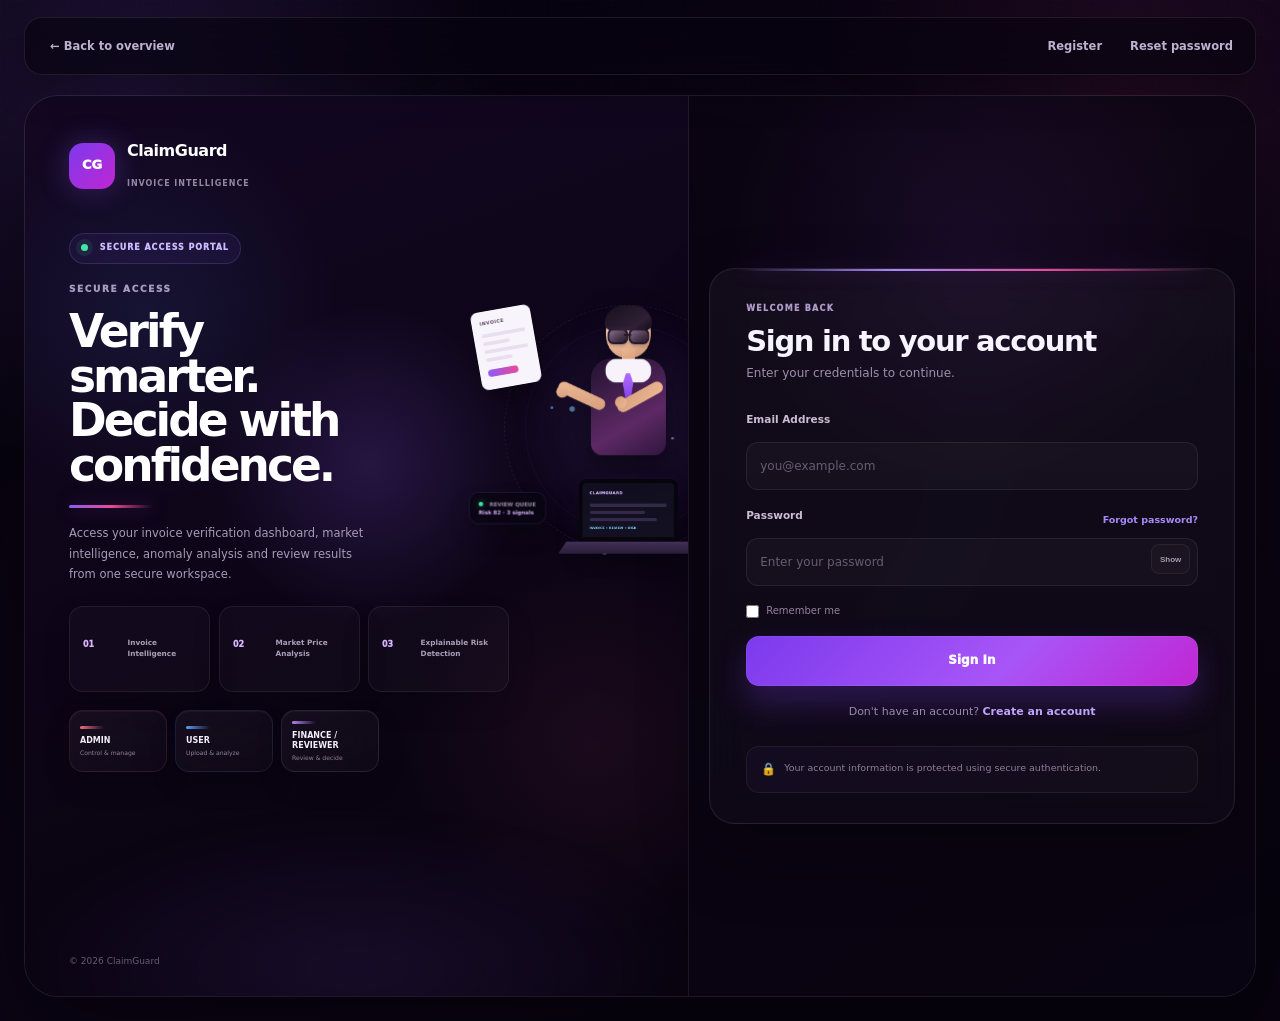
<file: frontend/reviewer-dashboard.html>
<!DOCTYPE html>
<html lang="en">

<head>

    <meta charset="UTF-8">

    <meta
        name="viewport"
        content="width=device-width, initial-scale=1.0"
    >

    <title>Reviewer Dashboard | ClaimGuard</title>

    <link
        rel="stylesheet"
        href="css/style.css"
    >

    <style>

        /* =====================================================
           REVIEWER DASHBOARD
           ===================================================== */

        .reviewer-page {
            max-width: 1320px;
            margin: 0 auto;
            padding: 34px 24px 60px;
        }

        .reviewer-header {
            display: flex;
            align-items: flex-end;
            justify-content: space-between;
            gap: 20px;
            margin-bottom: 28px;
        }

        .reviewer-header h1 {
            margin: 8px 0 8px;
        }

        .reviewer-header p {
            max-width: 720px;
            margin: 0;
            line-height: 1.6;
        }

        .reviewer-role-badge {
            display: inline-flex;
            align-items: center;
            padding: 8px 11px;
            border-radius: 999px;
            border: 1px solid rgba(37, 99, 235, 0.20);
            background: rgba(37, 99, 235, 0.08);
            color: #1d4ed8;
            font-size: 10px;
            font-weight: 800;
            letter-spacing: 0.7px;
            text-transform: uppercase;
        }

        .reviewer-actions {
            display: flex;
            gap: 9px;
            flex-wrap: wrap;
        }

        .reviewer-button {
            min-height: 38px;
            padding: 0 12px;
            border-radius: 9px;
            border: 1px solid rgba(127, 127, 127, 0.20);
            background: white;
            cursor: pointer;
            font-size: 11px;
            font-weight: 800;
        }

        .reviewer-button:hover {
            background: #f8fafc;
        }

        .reviewer-stats {
            display: grid;
            grid-template-columns: repeat(5, minmax(0, 1fr));
            gap: 12px;
            margin-bottom: 22px;
        }

        .reviewer-stat {
            padding: 17px;
            border: 1px solid rgba(127, 127, 127, 0.16);
            border-radius: 13px;
            background: white;
        }

        .reviewer-stat span {
            display: block;
            font-size: 10px;
            font-weight: 800;
            letter-spacing: 0.6px;
            text-transform: uppercase;
            opacity: 0.64;
        }

        .reviewer-stat strong {
            display: block;
            margin-top: 8px;
            font-size: 28px;
            line-height: 1;
        }

        .reviewer-message {
            display: none;
            margin-bottom: 18px;
            padding: 13px 14px;
            border-radius: 10px;
            font-size: 12px;
            line-height: 1.5;
        }

        .reviewer-message.error {
            display: block;
            border: 1px solid #fecaca;
            background: #fef2f2;
            color: #b91c1c;
        }

        .reviewer-message.info {
            display: block;
            border: 1px solid #bfdbfe;
            background: #eff6ff;
            color: #1d4ed8;
        }

        .reviewer-panel {
            border: 1px solid rgba(127, 127, 127, 0.16);
            border-radius: 15px;
            background: white;
            overflow: hidden;
        }

        .reviewer-panel-header {
            display: flex;
            align-items: center;
            justify-content: space-between;
            gap: 14px;
            padding: 18px 20px;
            border-bottom: 1px solid rgba(127, 127, 127, 0.12);
        }

        .reviewer-panel-header span {
            display: block;
            font-size: 10px;
            font-weight: 800;
            letter-spacing: 0.7px;
            opacity: 0.64;
        }

        .reviewer-panel-header h2 {
            margin: 6px 0 0;
        }

        .reviewer-loading,
        .reviewer-empty {
            padding: 42px 22px;
            text-align: center;
            color: #64748b;
            font-size: 12px;
        }

        .reviewer-table-wrap {
            width: 100%;
            overflow-x: auto;
        }

        .reviewer-table {
            width: 100%;
            min-width: 1220px;
            border-collapse: collapse;
        }

        .reviewer-table th,
        .reviewer-table td {
            padding: 14px 12px;
            text-align: left;
            border-bottom: 1px solid rgba(127, 127, 127, 0.12);
            vertical-align: middle;
            font-size: 12px;
        }

        .reviewer-table th {
            font-size: 10px;
            letter-spacing: 0.7px;
            text-transform: uppercase;
            opacity: 0.64;
        }

        .reviewer-table td strong {
            display: block;
        }

        .reviewer-sub {
            display: block;
            margin-top: 3px;
            font-size: 10px;
            opacity: 0.58;
        }

        .reviewer-risk,
        .reviewer-status {
            display: inline-flex;
            align-items: center;
            justify-content: center;
            padding: 6px 9px;
            border-radius: 999px;
            font-size: 9px;
            font-weight: 900;
            letter-spacing: 0.4px;
            text-transform: uppercase;
            white-space: nowrap;
        }

        .reviewer-risk.high {
            background: #fef2f2;
            color: #b91c1c;
        }

        .reviewer-risk.medium {
            background: #fff7ed;
            color: #c2410c;
        }

        .reviewer-risk.low {
            background: #ecfdf3;
            color: #15803d;
        }

        .reviewer-risk.none {
            background: #eff6ff;
            color: #1d4ed8;
        }

        .reviewer-status.warning {
            background: #fff7ed;
            color: #c2410c;
        }

        .reviewer-status.error {
            background: #fef2f2;
            color: #b91c1c;
        }

        .reviewer-status.success {
            background: #ecfdf3;
            color: #15803d;
        }

        .reviewer-status.neutral {
            background: #f1f5f9;
            color: #475569;
        }

        .reviewer-score {
            display: block;
            margin-top: 5px;
            font-size: 10px;
            opacity: 0.58;
        }

        .reviewer-ai {
            display: block;
            margin-top: 5px;
            color: #1d4ed8;
            font-size: 10px;
            font-weight: 800;
        }

        .reviewer-reason {
            display: block;
            max-width: 240px;
            margin-top: 5px;
            color: #64748b;
            font-size: 10px;
            line-height: 1.45;
        }

        .reviewer-reason strong {
            color: #334155;
            font-weight: 800;
        }

        .reviewer-anomaly-count {
            display: inline-flex;
            min-width: 26px;
            justify-content: center;
            padding: 5px 7px;
            border-radius: 7px;
            background: #f1f5f9;
            font-size: 10px;
            font-weight: 800;
        }

        .reviewer-view-link {
            display: inline-flex;
            align-items: center;
            justify-content: center;
            min-height: 32px;
            padding: 0 10px;
            border-radius: 8px;
            border: 1px solid rgba(37, 99, 235, 0.20);
            color: #1d4ed8;
            text-decoration: none;
            font-size: 10px;
            font-weight: 800;
        }

        .reviewer-view-link:hover {
            background: #eff6ff;
        }

        .reviewer-queue-note {
            padding: 13px 20px;
            border-top: 1px solid rgba(127, 127, 127, 0.12);
            font-size: 10px;
            color: #64748b;
            line-height: 1.55;
        }

        @media (max-width: 1050px) {

            .reviewer-stats {
                grid-template-columns: repeat(3, minmax(0, 1fr));
            }

        }

        @media (max-width: 760px) {

            .reviewer-page {
                padding-left: 16px;
                padding-right: 16px;
            }

            .reviewer-header {
                align-items: flex-start;
                flex-direction: column;
            }

            .reviewer-stats {
                grid-template-columns: repeat(2, minmax(0, 1fr));
            }

        }

        @media (max-width: 460px) {

            .reviewer-stats {
                grid-template-columns: 1fr;
            }

        }

    </style>

</head>


<body class="theme-reviewer">

    <header class="navbar">

        <div class="brand">
            <div class="brand-icon">CG</div>
            <div class="brand-text">
                <h2>ClaimGuard</h2>
                <span>Invoice Intelligence</span>
            </div>
        </div>

        <div class="nav-utility">
            <div class="search-box" aria-label="Search queue">
                <span>⌕</span>
                <input type="search" id="reviewerSearch" placeholder="Search queue..." />
            </div>
            <span class="notification-pill" id="reviewerNotificationCount">4</span>
            <div class="reviewer-actions">
                <button type="button" class="reviewer-button" id="logoutButton">Logout</button>
            </div>
        </div>

    </header>

    <main class="reviewer-page">

        <section class="role-banner">
            <div class="role-banner-inner">
                <div class="role-banner-copy">
                    <span class="role-banner-label">Finance Overview / reviewer queue</span>
                    <h1>Finance Overview</h1>
                    <p>Resolve flagged submissions, validate verification requests, and monitor risk signals before approving or rejecting any claim.</p>
                </div>
                <div class="role-banner-actions">
                    <a href="index.html" class="back-link">← Overview</a>
                </div>
            </div>
        </section>

        <section class="reviewer-header">

            <div>

                <span class="auth-label">
                    FINANCE / REVIEWER
                </span>

                <h1>
                    Review invoice queue
                </h1>

                <p>
                    Review invoices that do not have a final decision.
                    ClaimGuard routes flagged invoices here with risk evidence,
                    local AI anomaly analysis, verification results and market
                    references. Review the evidence before recording a decision.
                </p>

            </div>


            <div>

                <span
                    id="reviewerRoleBadge"
                    class="reviewer-role-badge"
                >
                    AUTHENTICATED REVIEWER
                </span>

            </div>

        </section>


        <!-- =================================================
             STATS
             ================================================= -->

        <section class="reviewer-stats">

            <div class="reviewer-stat">

                <span>
                    Queue
                </span>

                <strong id="queueCount">
                    —
                </strong>

            </div>


            <div class="reviewer-stat">

                <span>
                    High Risk
                </span>

                <strong id="highRiskCount">
                    —
                </strong>

            </div>


            <div class="reviewer-stat">

                <span>
                    Medium Risk
                </span>

                <strong id="mediumRiskCount">
                    —
                </strong>

            </div>


            <div class="reviewer-stat">

                <span>
                    Low Risk
                </span>

                <strong id="lowRiskCount">
                    —
                </strong>

            </div>


            <div class="reviewer-stat">

                <span>
                    Verification
                </span>

                <strong id="verificationCount">
                    —
                </strong>

            </div>

        </section>


        <div
            id="reviewerMessage"
            class="reviewer-message"
        ></div>


        <!-- =================================================
             QUEUE
             ================================================= -->

        <section class="reviewer-panel">

            <div class="reviewer-panel-header">

                <div>

                    <span>
                        REVIEW QUEUE
                    </span>

                    <h2>
                        Invoices awaiting decision
                    </h2>

                </div>


                <button
                    type="button"
                    class="reviewer-button"
                    id="refreshQueueButton"
                >
                    Refresh Queue
                </button>

            </div>


            <div
                id="reviewerLoading"
                class="reviewer-loading"
            >
                Loading review queue...
            </div>


            <div
                id="reviewerEmpty"
                class="reviewer-empty"
                style="display:none;"
            >
                No invoice is currently awaiting a final decision.
            </div>


            <div
                id="reviewerTableWrap"
                class="reviewer-table-wrap"
                style="display:none;"
            >

                <table class="reviewer-table">

                    <thead>

                        <tr>

                            <th>
                                Invoice
                            </th>

                            <th>
                                Submitted By
                            </th>

                            <th>
                                Vendor
                            </th>

                            <th>
                                Amount
                            </th>

                            <th>
                                Risk + AI
                            </th>

                            <th>
                                Anomalies
                            </th>

                            <th>
                                Why Flagged
                            </th>

                            <th>
                                Status
                            </th>

                            <th>
                                Uploaded
                            </th>

                            <th>
                                Action
                            </th>

                        </tr>

                    </thead>


                    <tbody
                        id="reviewerTableBody"
                    ></tbody>

                </table>

            </div>


            <div class="reviewer-queue-note">

                The reviewer queue is generated by the backend.
                Risk evidence and local AI anomaly analysis are shown
                as supporting evidence. The authorized Finance/Reviewer
                makes the final business decision: Approve, Reject or
                Request Verification.

            </div>

        </section>

    </main>


    <!-- =====================================================
         JAVASCRIPT
         ===================================================== -->

    <script>

        const API_BASE_URL =
            "http://127.0.0.1:8000";


        const accessToken =
            localStorage.getItem(
                "claimguard_access_token"
            );


        const rawUser =
            localStorage.getItem(
                "claimguard_user"
            );


        // =====================================================
        // AUTH / USER
        // =====================================================

        if (
            !accessToken ||
            !rawUser
        ) {

            window.location.href =
                "login.html";

        }


        let currentUser =
            null;

        let sessionValidated =
            false;


        try {

            currentUser =
                JSON.parse(
                    rawUser
                );

        } catch (
            error
        ) {

            currentUser =
                null;

        }


        function redirectReviewerUnauthorized(
            message
        ) {

            localStorage.removeItem(
                "claimguard_access_token"
            );

            localStorage.removeItem(
                "claimguard_user"
            );

            const target =
                `login.html?access=denied&message=${encodeURIComponent(
                    message
                    ||
                    "Reviewer access is required."
                )}`;

            window.location.href =
                target;

        }


        function normalizedRole(
            user
        ) {

            return String(
                user?.role
                ||
                ""
            )
                .trim()
                .toLowerCase()
                .replace(/[_/\s]+/g, "-")
                .replace(/-+/g, "-");

        }


        function isReviewer(
            user
        ) {
            return ["reviewer", "finance", "finance-reviewer"].includes(
                normalizedRole(user)
            );
        }

        async function validateServerSession() {
            if (!accessToken) {
                redirectReviewerUnauthorized("Please sign in again.");
                return false;
            }

            try {
                const response = await fetch(
                    `${API_BASE_URL}/api/auth/me`,
                    {
                        headers: {
                            "Authorization": `Bearer ${accessToken}`,
                            "Accept": "application/json"
                        },
                        cache: "no-store"
                    }
                );
                const payload = await response.json().catch(() => ({}));

                if (response.status === 401) {
                    redirectReviewerUnauthorized("Your session has expired.");
                    return false;
                }

                if (!response.ok) {
                    throw new Error(
                        payload?.detail || "Unable to validate the active session."
                    );
                }

                currentUser = payload?.user || null;
                localStorage.setItem(
                    "claimguard_user",
                    JSON.stringify(currentUser)
                );

                const role = normalizedRole(currentUser);
                if (role === "admin") {
                    window.location.replace("admin-dashboard.html");
                    return false;
                }
                if (role === "user") {
                    window.location.replace("user-dashboard.html");
                    return false;
                }
                if (!isReviewer(currentUser)) {
                    redirectReviewerUnauthorized("Reviewer access is required.");
                    return false;
                }

                sessionValidated = true;
                return true;
            } catch (error) {
                showMessage(
                    error?.message || "Unable to validate the active session.",
                    "error"
                );
                return false;
            }
        }


        if (
            accessToken &&
            rawUser &&
            !isReviewer(
                currentUser
            )
        ) {

            redirectReviewerUnauthorized(
                "Reviewer access is required for this page."
            );

        }


        // =====================================================
        // ELEMENTS
        // =====================================================

        const queueCount =
            document.getElementById(
                "queueCount"
            );


        const highRiskCount =
            document.getElementById(
                "highRiskCount"
            );


        const mediumRiskCount =
            document.getElementById(
                "mediumRiskCount"
            );


        const lowRiskCount =
            document.getElementById(
                "lowRiskCount"
            );


        const verificationCount =
            document.getElementById(
                "verificationCount"
            );


        const reviewerMessage =
            document.getElementById(
                "reviewerMessage"
            );


        const reviewerLoading =
            document.getElementById(
                "reviewerLoading"
            );


        const reviewerEmpty =
            document.getElementById(
                "reviewerEmpty"
            );


        const reviewerTableWrap =
            document.getElementById(
                "reviewerTableWrap"
            );


        const reviewerTableBody =
            document.getElementById(
                "reviewerTableBody"
            );


        const refreshQueueButton =
            document.getElementById(
                "refreshQueueButton"
            );


        // =====================================================
        // HELPERS
        // =====================================================

        function escapeHtml(
            value
        ) {

            return String(
                value ??
                ""
            )
                .replace(
                    /&/g,
                    "&amp;"
                )
                .replace(
                    /</g,
                    "&lt;"
                )
                .replace(
                    />/g,
                    "&gt;"
                )
                .replace(
                    /"/g,
                    "&quot;"
                )
                .replace(
                    /'/g,
                    "&#039;"
                );

        }


        function numberValue(
            value
        ) {

            if (
                value === null ||
                value === undefined ||
                value === ""
            ) {

                return null;

            }


            const parsed =
                Number(
                    value
                );


            return Number.isFinite(
                parsed
            )
                ? parsed
                : null;

        }


        function formatMoney(
            value,
            currency
        ) {

            const parsed =
                numberValue(
                    value
                );


            if (
                parsed === null
            ) {

                return "—";

            }


            const code =
                currency
                ||
                "BDT";


            try {

                return new Intl.NumberFormat(
                    "en-US",
                    {
                        style: "currency",
                        currency: code,
                        maximumFractionDigits: 2
                    }
                ).format(
                    parsed
                );

            } catch (
                error
            ) {

                return `${code} ${parsed.toLocaleString("en-US")}`;

            }

        }


        function formatDate(
            value
        ) {

            if (
                !value
            ) {

                return "—";

            }


            const parsed =
                new Date(
                    value
                );


            if (
                Number.isNaN(
                    parsed.getTime()
                )
            ) {

                return String(
                    value
                );

            }


            return parsed.toLocaleString(
                "en-US",
                {
                    year: "numeric",
                    month: "short",
                    day: "numeric",
                    hour: "2-digit",
                    minute: "2-digit"
                }
            );

        }


        function invoiceNumber(
            invoice
        ) {

            return (
                invoice?.extracted_data?.invoice_number
                ||
                invoice?.invoice_number
                ||
                invoice?.invoice_id
                ||
                "—"
            );

        }


        function vendorName(
            invoice
        ) {

            return (
                invoice?.extracted_data?.vendor_name
                ||
                invoice?.vendor_name
                ||
                "Unknown vendor"
            );

        }


        function invoiceTotal(
            invoice
        ) {

            return (
                invoice?.extracted_data?.total
                ??
                invoice?.extracted_data?.grand_total
                ??
                invoice?.extracted_data?.total_amount
                ??
                invoice?.total_amount
                ??
                invoice?.total
            );

        }


        function invoiceCurrency(
            invoice
        ) {

            return (
                invoice?.extracted_data?.currency
                ||
                "BDT"
            );

        }


        function riskScore(
            invoice
        ) {

            const direct =
                numberValue(
                    invoice?.risk_score
                );


            if (
                direct !== null
            ) {

                return direct;

            }


            return numberValue(
                invoice?.risk_analysis?.risk_score
            );

        }


        function riskLevel(
            invoice
        ) {

            const stored =
                invoice?.risk_level
                ||
                invoice?.risk_analysis?.risk_level;


            if (
                stored
            ) {

                return String(
                    stored
                ).toLowerCase();

            }


            const score =
                riskScore(
                    invoice
                );


            if (
                score === null
            ) {

                return "none";

            }


            if (
                score >= 70
            ) {

                return "high";

            }


            if (
                score >= 40
            ) {

                return "medium";

            }


            return "low";

        }


        function riskText(
            level
        ) {

            return {

                high:
                    "HIGH",

                medium:
                    "MEDIUM",

                low:
                    "LOW",

                none:
                    "NOT SCORED"

            }[
                level
            ]
            ||
            "NOT SCORED";

        }


        function anomalyCount(
            invoice
        ) {

            if (
                Array.isArray(
                    invoice?.anomalies
                )
            ) {

                return invoice.anomalies.length;

            }


            if (
                Array.isArray(
                    invoice?.risk_analysis?.anomalies
                )
            ) {

                return invoice.risk_analysis.anomalies.length;

            }


            return 0;

        }


        function aiAnalysis(
            invoice
        ) {

            return (
                invoice?.risk_analysis?.ai_analysis
                ||
                invoice?.risk_analysis?.ml_engine
                ||
                invoice?.ai_analysis
                ||
                {}
            );

        }


        function aiScore(
            invoice
        ) {

            const analysis =
                aiAnalysis(
                    invoice
                );

            return numberValue(
                analysis?.score
            );

        }


        function reviewTriggerReasons(
            invoice
        ) {

            const routing =
                invoice?.review_routing;

            if (
                routing &&
                Array.isArray(
                    routing.trigger_reasons
                )
            ) {

                return routing.trigger_reasons;

            }

            return [];

        }


        function primaryReviewReason(
            invoice
        ) {

            const reasons =
                reviewTriggerReasons(
                    invoice
                );

            return (
                reasons[0]
                ||
                "Routed for Finance/Reviewer attention."
            );

        }


        function statusText(
            value
        ) {

            return String(
                value
                ||
                "unknown"
            )
                .replaceAll(
                    "_",
                    " "
                )
                .replace(
                    /\b\w/g,
                    letter =>
                        letter.toUpperCase()
                );

        }


        function statusClass(
            value
        ) {

            const status =
                String(
                    value
                    ||
                    ""
                ).toLowerCase();


            if (
                status.includes(
                    "failed"
                )
            ) {

                return "error";

            }


            if (
                status.includes(
                    "required"
                )
                ||
                status.includes(
                    "duplicate"
                )
                ||
                status.includes(
                    "pending"
                )
            ) {

                return "warning";

            }


            if (
                status.includes(
                    "approved"
                )
            ) {

                return "success";

            }


            return "neutral";

        }


        function showMessage(
            message,
            type
        ) {

            reviewerMessage.textContent =
                message
                ||
                "";


            reviewerMessage.className =
                `reviewer-message ${
                    type
                    ||
                    "info"
                }`;


        }


        function hideMessage() {

            reviewerMessage.textContent =
                "";

            reviewerMessage.className =
                "reviewer-message";

        }


        function handleUnauthorized() {

            localStorage.removeItem(
                "claimguard_access_token"
            );

            localStorage.removeItem(
                "claimguard_user"
            );

            window.location.href =
                "login.html";

        }


        // =====================================================
        // ACCESS RESTRICTION
        // =====================================================

        function renderAccessRestriction() {

            reviewerLoading.style.display =
                "none";

            reviewerTableWrap.style.display =
                "none";

            reviewerEmpty.style.display =
                "block";


            reviewerEmpty.innerHTML =
                `
                    <strong>
                        Reviewer access required
                    </strong>

                    <p>
                        This dashboard is available to Admin and Finance/Reviewer accounts only.
                    </p>

                    <a
                        href="user-dashboard.html"
                        class="reviewer-view-link"
                        style="margin-top:10px;"
                    >
                        Return to Dashboard
                    </a>
                `;

        }


        // =====================================================
        // RENDER STATS
        // =====================================================

        function renderStats(
            invoices
        ) {

            queueCount.textContent =
                invoices.length;


            highRiskCount.textContent =
                invoices.filter(
                    invoice =>
                        riskLevel(
                            invoice
                        ) ===
                        "high"
                ).length;


            mediumRiskCount.textContent =
                invoices.filter(
                    invoice =>
                        riskLevel(
                            invoice
                        ) ===
                        "medium"
                ).length;


            lowRiskCount.textContent =
                invoices.filter(
                    invoice =>
                        riskLevel(
                            invoice
                        ) ===
                        "low"
                ).length;


            verificationCount.textContent =
                invoices.filter(
                    invoice =>
                        String(
                            invoice?.status
                            ||
                            ""
                        ) ===
                        "verification_required"
                ).length;

        }


        // =====================================================
        // RENDER QUEUE
        // =====================================================

        function renderQueue(
            invoices
        ) {

            reviewerLoading.style.display =
                "none";


            if (
                !invoices.length
            ) {

                reviewerTableWrap.style.display =
                    "none";

                reviewerEmpty.style.display =
                    "block";

                return;

            }


            reviewerEmpty.style.display =
                "none";


            reviewerTableWrap.style.display =
                "block";


            reviewerTableBody.innerHTML =
                invoices
                    .map(
                        invoice => {

                            const invoiceId =
                                invoice?.invoice_id
                                ||
                                "";


                            const score =
                                riskScore(
                                    invoice
                                );


                            const level =
                                riskLevel(
                                    invoice
                                );


                            const status =
                                invoice?.status
                                ||
                                "unknown";


                            const actionUrl =
                                `invoice-details.html?invoice_id=${encodeURIComponent(invoiceId)}`;


                            return `

                                <tr>

                                    <td>

                                        <strong>
                                            ${escapeHtml(
                                                invoiceNumber(
                                                    invoice
                                                )
                                            )}
                                        </strong>

                                        <span class="reviewer-sub">
                                            ${escapeHtml(
                                                invoiceId
                                            )}
                                        </span>

                                    </td>


                                    <td>

                                        <strong>
                                            ${escapeHtml(
                                                invoice?.uploaded_by
                                                ||
                                                "—"
                                            )}
                                        </strong>

                                    </td>


                                    <td>

                                        <strong>
                                            ${escapeHtml(
                                                vendorName(
                                                    invoice
                                                )
                                            )}
                                        </strong>

                                    </td>


                                    <td>

                                        <strong>
                                            ${escapeHtml(
                                                formatMoney(
                                                    invoiceTotal(
                                                        invoice
                                                    ),
                                                    invoiceCurrency(
                                                        invoice
                                                    )
                                                )
                                            )}
                                        </strong>

                                    </td>


                                    <td>

                                        <span
                                            class="reviewer-risk ${escapeHtml(level)}"
                                        >
                                            ${escapeHtml(
                                                riskText(
                                                    level
                                                )
                                            )}
                                        </span>

                                        <span class="reviewer-score">
                                            ${
                                                score === null
                                                    ? "Risk score unavailable"
                                                    : `Risk: ${Math.round(score)}/100`
                                            }
                                        </span>

                                        <span class="reviewer-ai">
                                            ${
                                                aiScore(invoice) === null
                                                    ? "AI: not scored"
                                                    : `AI: ${aiScore(invoice).toFixed(2)}`
                                            }
                                        </span>

                                    </td>


                                    <td>

                                        <span class="reviewer-anomaly-count">
                                            ${anomalyCount(invoice)}
                                        </span>

                                    </td>


                                    <td>

                                        <span class="reviewer-reason">
                                            <strong>Flag:</strong>
                                            ${escapeHtml(
                                                primaryReviewReason(
                                                    invoice
                                                )
                                            )}
                                        </span>

                                        ${
                                            reviewTriggerReasons(invoice).length > 1
                                                ? `
                                                    <span class="reviewer-sub">
                                                        + ${reviewTriggerReasons(invoice).length - 1} more review reason(s)
                                                    </span>
                                                `
                                                : ""
                                        }

                                    </td>


                                    <td>

                                        <span
                                            class="reviewer-status ${escapeHtml(
                                                statusClass(
                                                    status
                                                )
                                            )}"
                                        >
                                            ${escapeHtml(
                                                statusText(
                                                    status
                                                )
                                            )}
                                        </span>

                                    </td>


                                    <td>

                                        ${escapeHtml(
                                            formatDate(
                                                invoice?.uploaded_at
                                            )
                                        )}

                                    </td>


                                    <td>

                                        <a
                                            href="${actionUrl}"
                                            class="reviewer-view-link"
                                        >
                                            Review
                                        </a>

                                    </td>

                                </tr>

                            `;

                        }
                    )
                    .join(
                        ""
                    );

        }


        // =====================================================
        // LOAD QUEUE
        // =====================================================

        async function loadReviewQueue() {

            hideMessage();


            if (
                !accessToken ||
                !rawUser
            ) {

                handleUnauthorized();
                return;

            }


            if (!sessionValidated && !(await validateServerSession())) {
                renderAccessRestriction();
                return;
            }


            reviewerLoading.style.display =
                "block";

            reviewerEmpty.style.display =
                "none";

            reviewerTableWrap.style.display =
                "none";


            try {

                const response =
                    await fetch(
                        `${API_BASE_URL}/api/invoices/review-queue`,
                        {

                            method:
                                "GET",

                            headers:
                                {
                                    "Authorization":
                                        `Bearer ${accessToken}`,

                                    "Accept":
                                        "application/json"
                                }

                        }
                    );


                if (
                    response.status ===
                    401
                ) {

                    handleUnauthorized();
                    return;

                }


                let data =
                    {};


                try {

                    data =
                        await response.json();

                } catch (
                    error
                ) {

                    data =
                        {};

                }


                if (
                    response.status ===
                    403
                ) {

                    renderAccessRestriction();

                    showMessage(
                        data?.detail
                        ||
                        "Reviewer access is required.",
                        "error"
                    );

                    return;

                }


                if (
                    !response.ok
                ) {

                    throw new Error(
                        data?.detail
                        ||
                        "Could not load the review queue."
                    );

                }


                const invoices =
                    Array.isArray(
                        data?.invoices
                    )
                        ? data.invoices
                        : [];


                invoices.sort(
                    (
                        first,
                        second
                    ) =>
                        String(
                            second?.uploaded_at
                            ||
                            ""
                        ).localeCompare(
                            String(
                                first?.uploaded_at
                                ||
                                ""
                            )
                        )
                );


                renderStats(
                    invoices
                );


                renderQueue(
                    invoices
                );

            } catch (
                error
            ) {

                reviewerLoading.style.display =
                    "none";


                reviewerEmpty.style.display =
                    "none";


                reviewerTableWrap.style.display =
                    "none";


                showMessage(
                    error?.message
                    ||
                    "Could not load the review queue.",
                    "error"
                );

            }

        }


        // =====================================================
        // LOGOUT
        // =====================================================

        document.getElementById(
            "logoutButton"
        ).addEventListener(
            "click",
            () => {

                localStorage.removeItem(
                    "claimguard_access_token"
                );

                localStorage.removeItem(
                    "claimguard_user"
                );

                window.location.href =
                    "login.html";

            }
        );


        // =====================================================
        // REFRESH
        // =====================================================

        refreshQueueButton.addEventListener(
            "click",
            () => {

                loadReviewQueue();

            }
        );


        // =====================================================
        // INITIAL LOAD
        // =====================================================

        loadReviewQueue();

    </script>

</body>

</html>
</file>
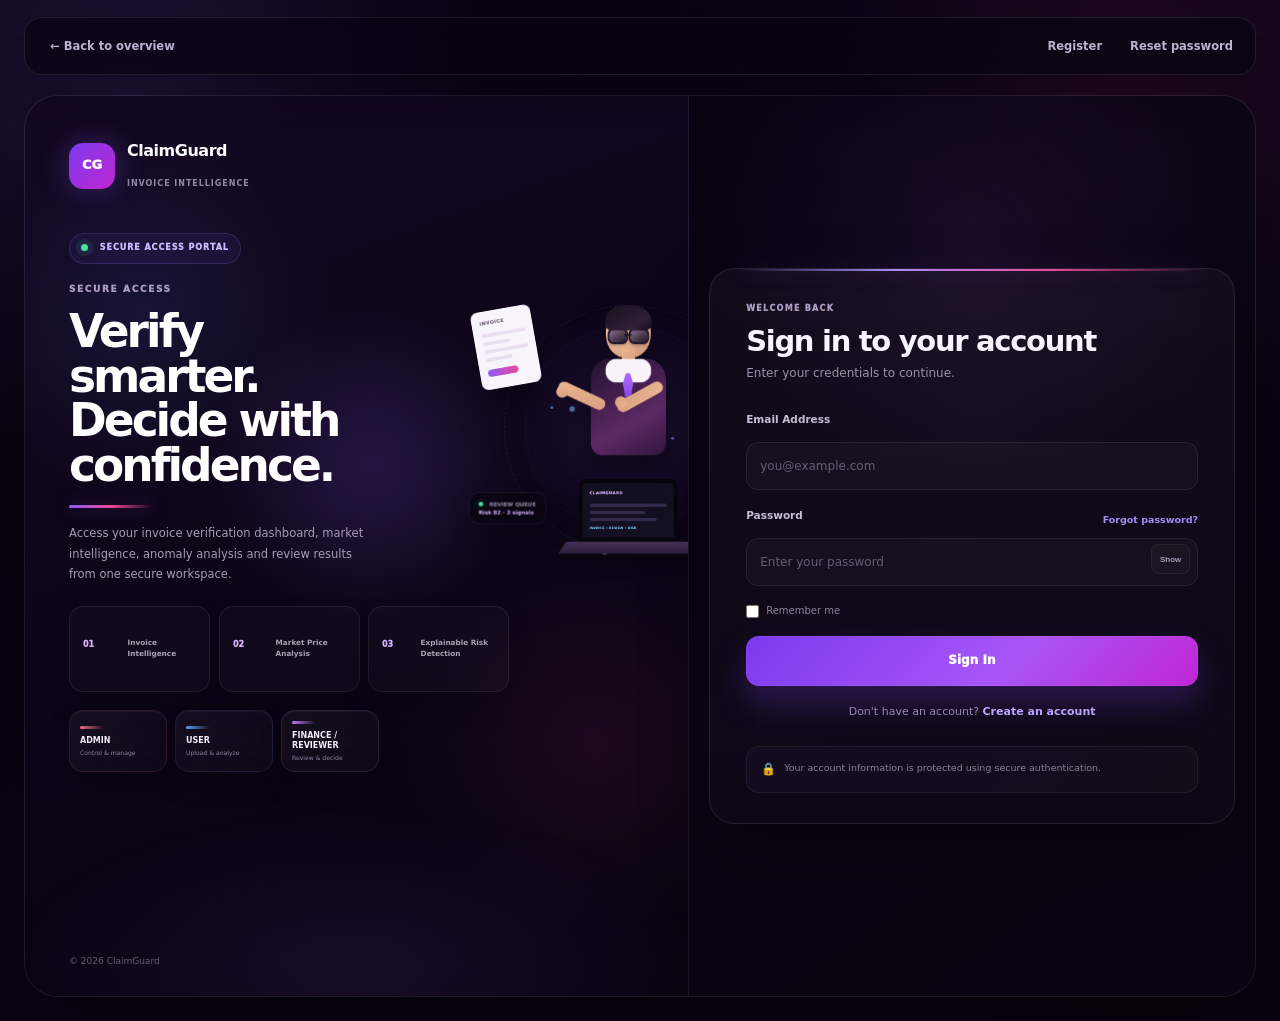
<file: frontend/upload-invoice.html>
<!DOCTYPE html>
<html lang="en">

<head>

    <meta charset="UTF-8">

    <meta
        name="viewport"
        content="width=device-width, initial-scale=1.0"
    >

    <title>Upload Invoice | ClaimGuard</title>

    <link
        rel="stylesheet"
        href="css/style.css"
    >

    <style>

        /* =====================================================
           UPLOAD PAGE
           ===================================================== */

        .upload-page {
            min-height: calc(100vh - 80px);
            padding: 60px 6%;
            background: #f7f9fc;
        }


        .upload-container {
            max-width: 1050px;
            margin: 0 auto;
        }


        .upload-header {
            margin-bottom: 32px;
        }


        .upload-header .auth-label {
            display: block;
            margin-bottom: 8px;
        }


        .upload-header h1 {
            font-size: clamp(34px, 4vw, 48px);
            line-height: 1.1;
            letter-spacing: -1.5px;
            margin-bottom: 12px;
        }


        .upload-header p {
            color: #64748b;
            max-width: 700px;
        }


        /* =====================================================
           MAIN GRID
           ===================================================== */

        .upload-grid {
            display: grid;
            grid-template-columns: 1.45fr 0.75fr;
            gap: 20px;
            align-items: start;
        }


        .upload-panel {
            background: white;
            border: 1px solid #e2e8f0;
            border-radius: 16px;
            padding: 28px;
        }


        .upload-panel-header {
            margin-bottom: 22px;
        }


        .upload-panel-header span {
            color: #2563eb;
            font-size: 10px;
            font-weight: 700;
            letter-spacing: 1.4px;
        }


        .upload-panel-header h2 {
            margin-top: 6px;
            font-size: 21px;
        }


        .upload-panel-header p {
            color: #64748b;
            font-size: 12px;
            margin-top: 5px;
        }


        /* =====================================================
           DROP ZONE
           ===================================================== */

        .drop-zone {
            border: 2px dashed #cbd5e1;
            border-radius: 15px;
            min-height: 285px;
            padding: 35px;
            display: flex;
            flex-direction: column;
            align-items: center;
            justify-content: center;
            text-align: center;
            cursor: pointer;
            background: #f8fafc;
            transition: 0.25s ease;
        }


        .drop-zone:hover {
            border-color: #2563eb;
            background: #eff6ff;
        }


        .drop-zone.dragover {
            border-color: #2563eb;
            background: #eff6ff;
            transform: scale(1.01);
        }


        .upload-icon {
            width: 64px;
            height: 64px;
            border-radius: 17px;
            display: flex;
            align-items: center;
            justify-content: center;
            background: #eff6ff;
            border: 1px solid #dbeafe;
            color: #2563eb;
            font-size: 28px;
            margin-bottom: 17px;
        }


        .drop-zone h3 {
            font-size: 19px;
            margin-bottom: 6px;
        }


        .drop-zone p {
            color: #64748b;
            font-size: 13px;
            max-width: 440px;
            margin-bottom: 14px;
        }


        .browse-text {
            color: #2563eb;
            font-weight: 700;
        }


        .supported-formats {
            color: #94a3b8;
            font-size: 11px;
        }


        #invoiceFile {
            display: none;
        }


        /* =====================================================
           SELECTED FILE
           ===================================================== */

        .selected-file {
            display: none;
            margin-top: 18px;
            padding: 15px;
            border: 1px solid #dbeafe;
            border-radius: 11px;
            background: #eff6ff;
        }


        .selected-file.active {
            display: flex;
            align-items: center;
            justify-content: space-between;
            gap: 15px;
        }


        .file-info {
            display: flex;
            align-items: center;
            gap: 11px;
            min-width: 0;
        }


        .file-icon {
            width: 40px;
            height: 40px;
            border-radius: 9px;
            background: white;
            border: 1px solid #dbeafe;
            display: flex;
            align-items: center;
            justify-content: center;
            color: #2563eb;
            font-weight: 700;
            font-size: 11px;
            flex-shrink: 0;
        }


        .file-text {
            min-width: 0;
        }


        .file-text strong {
            display: block;
            font-size: 13px;
            overflow: hidden;
            text-overflow: ellipsis;
            white-space: nowrap;
        }


        .file-text span {
            display: block;
            margin-top: 2px;
            color: #64748b;
            font-size: 11px;
        }


        .remove-file {
            border: none;
            background: transparent;
            color: #64748b;
            font-size: 12px;
            cursor: pointer;
            font-weight: 700;
        }


        .remove-file:hover {
            color: #dc2626;
        }


        /* =====================================================
           BUTTON
           ===================================================== */

        .upload-submit {
            width: 100%;
            margin-top: 18px;
        }


        .upload-submit:disabled {
            opacity: 0.55;
            cursor: not-allowed;
            transform: none;
        }


        /* =====================================================
           MESSAGE
           ===================================================== */

        .upload-message {
            display: none;
            margin-top: 15px;
            padding: 12px 14px;
            border-radius: 9px;
            font-size: 12px;
        }


        .upload-message.show {
            display: block;
        }


        .upload-message.info {
            background: #eff6ff;
            color: #1d4ed8;
        }


        .upload-message.success {
            background: #ecfdf3;
            color: #15803d;
        }


        .upload-message.error {
            background: #fef2f2;
            color: #dc2626;
        }


        /* =====================================================
           RESULT
           ===================================================== */

        .upload-result {
            display: none;
            margin-top: 18px;
            padding: 17px;
            border-radius: 11px;
            background: #f8fafc;
            border: 1px solid #e2e8f0;
        }


        .upload-result.show {
            display: block;
        }


        .result-status {
            display: inline-flex;
            padding: 5px 9px;
            border-radius: 20px;
            background: #ecfdf3;
            color: #15803d;
            font-size: 10px;
            font-weight: 700;
            margin-bottom: 10px;
        }


        .result-id {
            font-size: 15px;
            font-weight: 700;
        }


        .result-file {
            color: #64748b;
            font-size: 11px;
            margin-top: 4px;
        }


        /* =====================================================
           INFO CARDS
           ===================================================== */

        .upload-info-card {
            background: white;
            border: 1px solid #e2e8f0;
            border-radius: 16px;
            padding: 24px;
            margin-bottom: 18px;
        }


        .upload-info-card:last-child {
            margin-bottom: 0;
        }


        .upload-info-card h3 {
            font-size: 16px;
            margin-bottom: 15px;
        }


        .upload-step {
            display: flex;
            align-items: flex-start;
            gap: 12px;
            margin-bottom: 15px;
        }


        .upload-step:last-child {
            margin-bottom: 0;
        }


        .step-number {
            width: 28px;
            height: 28px;
            border-radius: 8px;
            background: #eff6ff;
            border: 1px solid #dbeafe;
            display: flex;
            align-items: center;
            justify-content: center;
            color: #2563eb;
            font-size: 10px;
            font-weight: 700;
            flex-shrink: 0;
        }


        .upload-step strong {
            display: block;
            font-size: 12px;
            margin-bottom: 2px;
        }


        .upload-step span {
            color: #64748b;
            font-size: 11px;
            line-height: 1.5;
        }


        .format-list {
            display: grid;
            gap: 8px;
        }


        .format-item {
            display: flex;
            justify-content: space-between;
            align-items: center;
            padding: 10px 12px;
            border: 1px solid #e2e8f0;
            border-radius: 9px;
            background: #f8fafc;
        }


        .format-item span {
            color: #64748b;
            font-size: 11px;
        }


        .format-item strong {
            font-size: 11px;
        }


        /* =====================================================
           RESPONSIVE
           ===================================================== */

        @media (max-width: 900px) {

            .upload-grid {
                grid-template-columns: 1fr;
            }

        }


        @media (max-width: 600px) {

            .upload-page {
                padding: 35px 5%;
            }


            .upload-panel {
                padding: 20px;
            }


            .drop-zone {
                min-height: 240px;
                padding: 25px;
            }


            .selected-file.active {
                align-items: flex-start;
            }

        }

    </style>

</head>


<body class="theme-user">

    <header class="navbar">

        <div class="brand">

            <div class="brand-icon">
                CG
            </div>

            <div class="brand-text">

                <h2>
                    ClaimGuard
                </h2>

                <span>
                    Invoice Intelligence
                </span>

            </div>

        </div>

        <div class="nav-utility">
            <div class="search-box" aria-label="Search upload">
                <span>⌕</span>
                <input type="search" placeholder="Search workflow..." />
            </div>
            <span class="notification-pill" id="uploadNotificationCount">1</span>
            <a
                href="user-dashboard.html"
                class="nav-login"
            >
                Dashboard
            </a>
        </div>

    </header>

    <main class="upload-page">

        <div class="upload-container">

            <section class="role-banner">
                <div class="role-banner-inner">
                    <div class="role-banner-copy">
                        <span class="role-banner-label">Invoice capture</span>
                        <h1>Upload and validate a new claim</h1>
                        <p>Submit the invoice for secure parsing, market comparison, anomaly detection, and reviewer triage without leaving your workspace.</p>
                    </div>
                    <div class="role-banner-actions">
                        <a href="user-dashboard.html" class="inline-action">My dashboard</a>
                        <a href="index.html" class="back-link">← Overview</a>
                    </div>
                </div>
            </section>

            <section class="upload-header">

                <span class="auth-label">
                    INVOICE PROCESSING
                </span>

                <h1>
                    Upload your invoice
                </h1>

                <p>
                    Submit a PDF, image or Excel invoice.
                    ClaimGuard will securely store the document
                    and prepare it for verification and anomaly analysis.
                </p>

            </section>


            <!-- =================================================
                 MAIN GRID
                 ================================================= -->

            <section class="upload-grid">


                <!-- =================================================
                     LEFT COLUMN
                     ================================================= -->

                <div class="upload-panel">

                    <div class="upload-panel-header">

                        <span>
                            DOCUMENT UPLOAD
                        </span>

                        <h2>
                            Select an invoice
                        </h2>

                        <p>
                            Maximum file size: 10 MB
                        </p>

                    </div>


                    <!-- DROP ZONE -->

                    <div
                        class="drop-zone"
                        id="dropZone"
                    >

                        <div class="upload-icon">
                            ↑
                        </div>

                        <h3>
                            Drop your invoice here
                        </h3>

                        <p>
                            Drag and drop your file here,
                            or
                            <span class="browse-text">
                                browse files
                            </span>
                        </p>

                        <div class="supported-formats">
                            PDF · PNG · JPG · JPEG · WEBP · XLS · XLSX
                        </div>

                    </div>


                    <!-- FILE INPUT -->

                    <input
                        type="file"
                        id="invoiceFile"
                        accept=".pdf,.png,.jpg,.jpeg,.webp,.xls,.xlsx"
                    >


                    <!-- SELECTED FILE -->

                    <div
                        class="selected-file"
                        id="selectedFile"
                    >

                        <div class="file-info">

                            <div
                                class="file-icon"
                                id="fileIcon"
                            >
                                PDF
                            </div>

                            <div class="file-text">

                                <strong
                                    id="fileName"
                                >
                                    invoice.pdf
                                </strong>

                                <span
                                    id="fileSize"
                                >
                                    0 KB
                                </span>

                            </div>

                        </div>


                        <button
                            type="button"
                            class="remove-file"
                            id="removeFile"
                        >
                            Remove
                        </button>

                    </div>


                    <!-- MESSAGE -->

                    <div
                        class="upload-message"
                        id="uploadMessage"
                    ></div>


                    <!-- UPLOAD BUTTON -->

                    <button
                        type="button"
                        class="login-submit upload-submit"
                        id="uploadButton"
                        disabled
                    >
                        Upload Invoice
                    </button>


                    <!-- RESULT -->

                    <div
                        class="upload-result"
                        id="uploadResult"
                    >

                        <div class="result-status">
                            UPLOAD COMPLETE
                        </div>

                        <div
                            class="result-id"
                            id="resultInvoiceId"
                        >
                            —
                        </div>

                        <div
                            class="result-file"
                            id="resultFileName"
                        >
                            Invoice uploaded successfully.
                        </div>

                    </div>

                </div>


                <!-- =================================================
                     RIGHT COLUMN
                     ================================================= -->

                <div>


                    <!-- WHAT HAPPENS NEXT -->

                    <div class="upload-info-card">

                        <h3>
                            What happens next?
                        </h3>


                        <div class="upload-step">

                            <div class="step-number">
                                01
                            </div>

                            <div>

                                <strong>
                                    Secure Upload
                                </strong>

                                <span>
                                    Your invoice is stored under your
                                    ClaimGuard account.
                                </span>

                            </div>

                        </div>


                        <div class="upload-step">

                            <div class="step-number">
                                02
                            </div>

                            <div>

                                <strong>
                                    Data Extraction
                                </strong>

                                <span>
                                    Invoice information will be prepared
                                    for field validation and analysis.
                                </span>

                            </div>

                        </div>


                        <div class="upload-step">

                            <div class="step-number">
                                03
                            </div>

                            <div>

                                <strong>
                                    Verification
                                </strong>

                                <span>
                                    The system will check the invoice
                                    against available evidence.
                                </span>

                            </div>

                        </div>


                        <div class="upload-step">

                            <div class="step-number">
                                04
                            </div>

                            <div>

                                <strong>
                                    Anomaly Analysis
                                </strong>

                                <span>
                                    Suspicious inconsistencies can then
                                    be analyzed and explained.
                                </span>

                            </div>

                        </div>

                    </div>


                    <!-- SUPPORTED FORMATS -->

                    <div class="upload-info-card">

                        <h3>
                            Supported formats
                        </h3>


                        <div class="format-list">

                            <div class="format-item">

                                <strong>
                                    PDF
                                </strong>

                                <span>
                                    Documents
                                </span>

                            </div>


                            <div class="format-item">

                                <strong>
                                    PNG / JPG
                                </strong>

                                <span>
                                    Invoice images
                                </span>

                            </div>


                            <div class="format-item">

                                <strong>
                                    XLS / XLSX
                                </strong>

                                <span>
                                    Spreadsheet invoices
                                </span>

                            </div>

                        </div>

                    </div>

                </div>

            </section>

        </div>

    </main>


    <!-- =====================================================
         JAVASCRIPT
         ===================================================== -->

    <script>

        const API_BASE_URL =
            "http://127.0.0.1:8000";


        // =====================================================
        // ELEMENTS
        // =====================================================

        const dropZone =
            document.getElementById(
                "dropZone"
            );


        const invoiceFileInput =
            document.getElementById(
                "invoiceFile"
            );


        const selectedFile =
            document.getElementById(
                "selectedFile"
            );


        const fileName =
            document.getElementById(
                "fileName"
            );


        const fileSize =
            document.getElementById(
                "fileSize"
            );


        const fileIcon =
            document.getElementById(
                "fileIcon"
            );


        const removeFile =
            document.getElementById(
                "removeFile"
            );


        const uploadButton =
            document.getElementById(
                "uploadButton"
            );


        const uploadMessage =
            document.getElementById(
                "uploadMessage"
            );


        const uploadResult =
            document.getElementById(
                "uploadResult"
            );


        const resultInvoiceId =
            document.getElementById(
                "resultInvoiceId"
            );


        const resultFileName =
            document.getElementById(
                "resultFileName"
            );


        let selectedInvoiceFile =
            null;


        // =====================================================
        // AUTH CHECK
        // =====================================================

        const accessToken =
            localStorage.getItem(
                "claimguard_access_token"
            );


        const userData =
            localStorage.getItem(
                "claimguard_user"
            );


        if (
            !accessToken ||
            !userData
        ) {

            window.location.href =
                "login.html";

        }


        // =====================================================
        // ROLE RESTRICTION
        // =====================================================
        // Only Normal User accounts can access invoice creation.
        // The backend enforces the same rule; this frontend guard
        // prevents privileged users from seeing/using the upload page.

        let uploadPageUser =
            null;

        try {

            uploadPageUser =
                JSON.parse(
                    userData
                );

        } catch (error) {

            uploadPageUser =
                null;

        }


        function normalizeUploadRole(
            value
        ) {

            return String(
                value ??
                ""
            )
                .trim()
                .toLowerCase()
                .replace(/[_\/\s]+/g, "-")
                .replace(/-+/g, "-");

        }


        const uploadPageRole =
            normalizeUploadRole(
                uploadPageUser?.role
            );


        if (
            uploadPageRole &&
            uploadPageRole !== "user"
        ) {

            const restrictedDestination =
                uploadPageRole === "admin"
                    ? "admin-dashboard.html"
                    : "reviewer-dashboard.html";

            const uploadPage =
                document.querySelector(
                    ".upload-page"
                );

            if (uploadPage) {

                uploadPage.style.display =
                    "none";

            }

            window.location.replace(
                restrictedDestination
            );

        }


        // =====================================================
        // FILE SIZE FORMATTER
        // =====================================================

        function formatFileSize(
            bytes
        ) {

            if (
                bytes < 1024
            ) {

                return `${bytes} B`;

            }


            if (
                bytes < 1024 * 1024
            ) {

                return `${(
                    bytes / 1024
                ).toFixed(1)} KB`;

            }


            return `${(
                bytes /
                (1024 * 1024)
            ).toFixed(2)} MB`;

        }


        // =====================================================
        // MESSAGE
        // =====================================================

        function showMessage(
            message,
            type
        ) {

            uploadMessage.textContent =
                message;


            uploadMessage.className =
                `upload-message show ${type}`;

        }


        function clearMessage() {

            uploadMessage.textContent =
                "";


            uploadMessage.className =
                "upload-message";

        }


        // =====================================================
        // SET SELECTED FILE
        // =====================================================

        function setSelectedFile(
            file
        ) {

            if (!file) {

                return;

            }


            const allowedExtensions = [

                ".pdf",
                ".png",
                ".jpg",
                ".jpeg",
                ".webp",
                ".xls",
                ".xlsx"

            ];


            const extension =
                "." +
                file.name
                    .split(".")
                    .pop()
                    .toLowerCase();


            // -------------------------------------------------
            // FORMAT CHECK
            // -------------------------------------------------

            if (
                !allowedExtensions.includes(
                    extension
                )
            ) {

                showMessage(
                    "This file format is not supported.",
                    "error"
                );


                invoiceFileInput.value =
                    "";


                return;

            }


            // -------------------------------------------------
            // SIZE CHECK
            // -------------------------------------------------

            if (
                file.size >
                10 * 1024 * 1024
            ) {

                showMessage(
                    "File size must be 10 MB or less.",
                    "error"
                );


                invoiceFileInput.value =
                    "";


                return;

            }


            // -------------------------------------------------
            // STORE FILE
            // -------------------------------------------------

            selectedInvoiceFile =
                file;


            fileName.textContent =
                file.name;


            fileSize.textContent =
                formatFileSize(
                    file.size
                );


            fileIcon.textContent =
                extension
                    .replace(
                        ".",
                        ""
                    )
                    .toUpperCase();


            selectedFile.classList.add(
                "active"
            );


            uploadButton.disabled =
                false;


            uploadResult.classList.remove(
                "show"
            );


            clearMessage();

        }


        // =====================================================
        // OPEN FILE PICKER
        // =====================================================

        dropZone.addEventListener(
            "click",
            () => {

                invoiceFileInput.click();

            }
        );


        // =====================================================
        // FILE PICKED
        // =====================================================

        invoiceFileInput.addEventListener(
            "change",
            () => {

                const file =
                    invoiceFileInput.files[0];


                setSelectedFile(
                    file
                );

            }
        );


        // =====================================================
        // DRAG OVER
        // =====================================================

        dropZone.addEventListener(
            "dragover",
            (event) => {

                event.preventDefault();


                dropZone.classList.add(
                    "dragover"
                );

            }
        );


        // =====================================================
        // DRAG LEAVE
        // =====================================================

        dropZone.addEventListener(
            "dragleave",
            () => {

                dropZone.classList.remove(
                    "dragover"
                );

            }
        );


        // =====================================================
        // DROP
        // =====================================================

        dropZone.addEventListener(
            "drop",
            (event) => {

                event.preventDefault();


                dropZone.classList.remove(
                    "dragover"
                );


                const file =
                    event.dataTransfer.files[0];


                setSelectedFile(
                    file
                );

            }
        );


        // =====================================================
        // REMOVE FILE
        // =====================================================

        removeFile.addEventListener(
            "click",
            () => {

                selectedInvoiceFile =
                    null;


                invoiceFileInput.value =
                    "";


                selectedFile.classList.remove(
                    "active"
                );


                uploadButton.disabled =
                    true;


                uploadResult.classList.remove(
                    "show"
                );


                clearMessage();

            }
        );


        // =====================================================
        // UPLOAD INVOICE
        // =====================================================

        uploadButton.addEventListener(
            "click",
            async () => {

                if (
                    !selectedInvoiceFile
                ) {

                    showMessage(
                        "Please select an invoice first.",
                        "error"
                    );


                    return;

                }


                // -------------------------------------------------
                // AUTH
                // -------------------------------------------------

                if (
                    !accessToken
                ) {

                    window.location.href =
                        "login.html";


                    return;

                }


                // -------------------------------------------------
                // FORM DATA
                // -------------------------------------------------

                const formData =
                    new FormData();


                formData.append(
                    "file",
                    selectedInvoiceFile
                );


                // -------------------------------------------------
                // DISABLE BUTTON
                // -------------------------------------------------

                uploadButton.disabled =
                    true;


                uploadButton.textContent =
                    "Processing Invoice...";


                uploadResult.classList.remove(
                    "show"
                );


                showMessage(
                    "Uploading, extracting and verifying your invoice...",
                    "info"
                );


                try {

                    // =============================================
                    // SEND REQUEST
                    // =============================================

                    const response =
                        await fetch(
                            `${API_BASE_URL}/api/invoices/upload`,
                            {

                                method:
                                    "POST",

                                headers: {

                                    "Authorization":
                                        `Bearer ${accessToken}`

                                },

                                body:
                                    formData

                            }
                        );


                    // =============================================
                    // READ RESPONSE
                    // =============================================

                    let data =
                        {};


                    try {

                        data =
                            await response.json();

                    } catch {

                        data =
                            {};

                    }


                    console.log(
                        "Invoice upload status:",
                        response.status
                    );


                    console.log(
                        "Invoice upload response:",
                        data
                    );


                    // =============================================
                    // ERROR
                    // =============================================

                    if (
                        !response.ok
                    ) {

                        throw new Error(
                            data.detail
                            ||
                            "Invoice upload failed."
                        );

                    }


                    // =============================================
                    // SUCCESS
                    // =============================================

                    const invoice =
                        data.invoice;


                    if (
                        !invoice
                        ||
                        !invoice.invoice_id
                    ) {

                        throw new Error(
                            "Invoice was uploaded, but the server did not return an invoice ID."
                        );

                    }


                    const newInvoiceId =
                        invoice.invoice_id;


                    // =============================================
                    // SAVE LAST INVOICE ID
                    // =============================================

                    localStorage.setItem(
                        "claimguard_last_invoice_id",
                        newInvoiceId
                    );


                    // =============================================
                    // SHOW SUCCESS MESSAGE
                    // =============================================

                    showMessage(
                        data.message
                        ||
                        "Invoice uploaded successfully. Opening verification result...",
                        "success"
                    );


                    resultInvoiceId.textContent =
                        newInvoiceId;


                    resultFileName.textContent =
                        invoice.original_filename
                        ||
                        selectedInvoiceFile.name;


                    uploadResult.classList.add(
                        "show"
                    );


                    // =============================================
                    // REDIRECT TO DETAILS PAGE
                    // =============================================

                    setTimeout(
                        () => {

                            window.location.href =
                                `invoice-details.html?invoice_id=${encodeURIComponent(
                                    newInvoiceId
                                )}`;

                        },
                        800
                    );


                } catch (error) {

                    // =============================================
                    // ERROR HANDLING
                    // =============================================

                    console.error(
                        "Invoice upload error:",
                        error
                    );


                    showMessage(
                        error.message
                        ||
                        "Unable to upload the invoice.",
                        "error"
                    );


                } finally {

                    // -------------------------------------------------
                    // Re-enable button only when staying on page
                    // -------------------------------------------------

                    uploadButton.disabled =
                        !selectedInvoiceFile;


                    uploadButton.textContent =
                        "Upload Invoice";

                }

            }
        );

    </script>

</body>

</html>
</file>
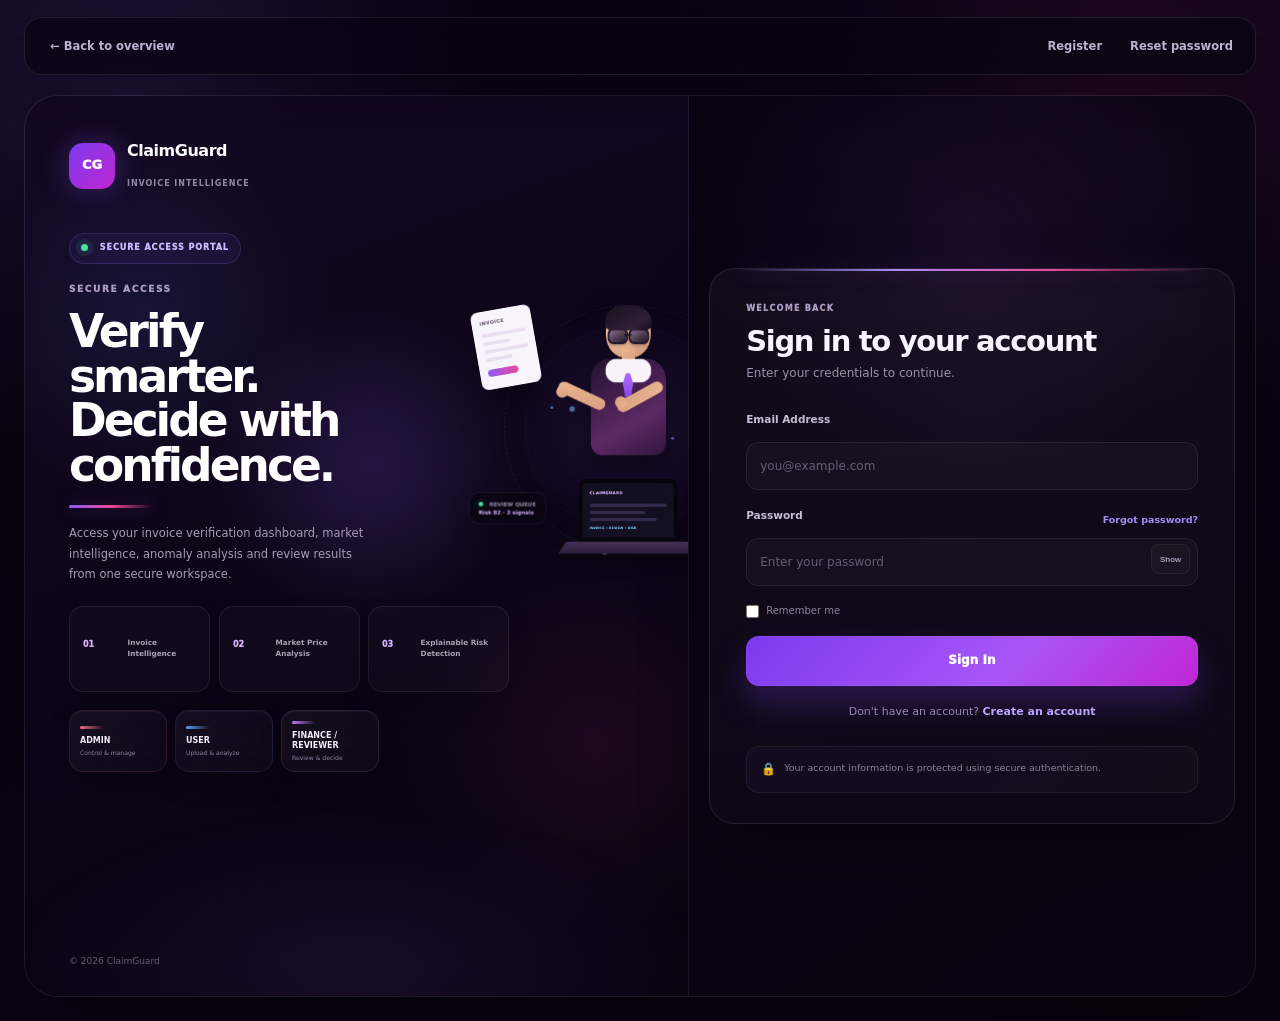
<file: frontend/user-dashboard.html>
<!DOCTYPE html>
<html lang="en">

<head>

    <meta charset="UTF-8">

    <meta
        name="viewport"
        content="width=device-width, initial-scale=1.0"
    >

    <title>Dashboard | ClaimGuard</title>

    <link
        rel="stylesheet"
        href="css/style.css"
    >

    <style>

        /* =====================================================
           DASHBOARD DATA UI
           ===================================================== */

        .dashboard-stat-card strong {
            display: block;
        }

        .dashboard-stat-card .stat-meta {
            display: block;
            margin-top: 6px;
            font-size: 12px;
            opacity: 0.68;
        }

        .dashboard-panel-wide {
            grid-column: 1 / -1;
        }

        .dashboard-loading,
        .dashboard-error,
        .dashboard-empty {
            padding: 28px 22px;
            text-align: center;
            border-radius: 14px;
            border: 1px solid rgba(127, 127, 127, 0.18);
        }

        .dashboard-error {
            margin-top: 10px;
        }

        .invoice-table-wrap {
            width: 100%;
            overflow-x: auto;
        }

        .invoice-table {
            width: 100%;
            min-width: 760px;
            border-collapse: collapse;
        }

        .invoice-table th,
        .invoice-table td {
            padding: 14px 12px;
            text-align: left;
            border-bottom: 1px solid rgba(127, 127, 127, 0.15);
            vertical-align: middle;
            font-size: 13px;
        }

        .invoice-table th {
            font-size: 11px;
            letter-spacing: 0.08em;
            text-transform: uppercase;
            opacity: 0.7;
        }

        .invoice-table td strong {
            display: block;
        }

        .invoice-secondary {
            display: block;
            margin-top: 3px;
            font-size: 11px;
            opacity: 0.6;
        }

        .dashboard-status,
        .dashboard-risk {
            display: inline-flex;
            align-items: center;
            justify-content: center;
            padding: 6px 9px;
            border-radius: 999px;
            font-size: 10px;
            line-height: 1.1;
            font-weight: 700;
            letter-spacing: 0.04em;
            text-transform: uppercase;
            white-space: nowrap;
        }

        .dashboard-status.status-success,
        .dashboard-risk.risk-low {
            background: rgba(46, 160, 67, 0.12);
            border: 1px solid rgba(46, 160, 67, 0.25);
        }

        .dashboard-status.status-warning,
        .dashboard-risk.risk-medium {
            background: rgba(214, 158, 46, 0.14);
            border: 1px solid rgba(214, 158, 46, 0.28);
        }

        .dashboard-status.status-error,
        .dashboard-risk.risk-high {
            background: rgba(209, 67, 67, 0.12);
            border: 1px solid rgba(209, 67, 67, 0.25);
        }

        .dashboard-status.status-neutral,
        .dashboard-risk.risk-none {
            background: rgba(127, 127, 127, 0.10);
            border: 1px solid rgba(127, 127, 127, 0.18);
        }

        .risk-score {
            display: block;
            margin-top: 5px;
            font-size: 11px;
            opacity: 0.65;
        }

        .finance-review {
            display: block;
            margin-top: 6px;
            font-size: 10px;
            font-weight: 800;
            line-height: 1.4;
        }

        .finance-review.pending,
        .finance-review.requested {
            color: #b45309;
        }

        .finance-review.approved {
            color: #15803d;
        }

        .finance-review.rejected {
            color: #b91c1c;
        }

        .finance-review-detail {
            display: block;
            margin-top: 3px;
            color: #64748b;
            font-size: 10px;
            font-weight: 500;
            line-height: 1.45;
        }

        .finance-notification {
            display: flex;
            gap: 12px;
            align-items: flex-start;
            padding: 12px 0;
            border-bottom: 1px solid rgba(127,127,127,0.12);
        }

        .finance-notification:last-child {
            border-bottom: none;
        }


        .notification-header-actions {
            display: flex;
            align-items: center;
            gap: 10px;
            flex-wrap: wrap;
        }


        .notification-badge {
            display: inline-flex;
            align-items: center;
            justify-content: center;
            min-width: 22px;
            height: 22px;
            padding: 0 7px;
            border-radius: 999px;
            background: #2563eb;
            color: #ffffff;
            font-size: 10px;
            font-weight: 800;
        }


        .notification-mark-read {
            min-height: 32px;
            padding: 0 10px;
            border-radius: 8px;
            border: 1px solid #dbe3ee;
            background: #ffffff;
            color: #334155;
            font-size: 10px;
            font-weight: 700;
            cursor: pointer;
        }


        .notification-mark-read:hover {
            border-color: #94a3b8;
        }


        .notification-unread {
            background: rgba(37, 99, 235, 0.045);
            border-radius: 10px;
            padding-left: 9px;
            padding-right: 9px;
        }


        .notification-read {
            opacity: 0.72;
        }


        .notification-open {
            display: inline-flex;
            margin-top: 7px;
            color: #2563eb;
            font-size: 10px;
            font-weight: 800;
            text-decoration: none;
        }


        .notification-open:hover {
            text-decoration: underline;
        }

        .finance-notification-dot {
            width: 9px;
            height: 9px;
            margin-top: 6px;
            border-radius: 50%;
            flex: 0 0 auto;
            background: currentColor;
        }

        .finance-notification-text {
            flex: 1;
            min-width: 0;
        }

        .finance-notification-text strong {
            display: block;
            font-size: 12px;
            line-height: 1.45;
        }

        .finance-notification-text span {
            display: block;
            margin-top: 3px;
            font-size: 10px;
            line-height: 1.45;
            opacity: 0.65;
        }

        .invoice-action-link {
            display: inline-flex;
            align-items: center;
            justify-content: center;
            padding: 7px 10px;
            border-radius: 8px;
            text-decoration: none;
            border: 1px solid rgba(127, 127, 127, 0.20);
            font-size: 11px;
            font-weight: 700;
        }

        .invoice-report-button {
            display: inline-flex;
            align-items: center;
            justify-content: center;
            margin-left: 5px;
            padding: 7px 10px;
            border-radius: 8px;
            border: 1px solid rgba(127, 127, 127, 0.22);
            background: #fff;
            color: #5f3a83;
            cursor: pointer;
            font: inherit;
            font-size: 11px;
            font-weight: 700;
            white-space: nowrap;
        }

        .invoice-report-button:disabled {
            cursor: wait;
            opacity: .58;
        }

        .market-coverage-label {
            display: inline-block;
            font-size: 11px;
            line-height: 1.4;
            color: #6f6579;
        }

        .activity-list {
            display: grid;
            gap: 10px;
        }

        .activity-item {
            display: flex;
            gap: 12px;
            align-items: flex-start;
            padding: 12px 0;
            border-bottom: 1px solid rgba(127, 127, 127, 0.12);
        }

        .activity-item:last-child {
            border-bottom: none;
        }

        .activity-dot {
            width: 9px;
            height: 9px;
            margin-top: 6px;
            border-radius: 50%;
            flex: 0 0 auto;
            background: currentColor;
        }

        .activity-text {
            flex: 1;
            min-width: 0;
        }

        .activity-text strong {
            display: block;
            font-size: 13px;
            line-height: 1.45;
        }

        .activity-text span {
            display: block;
            margin-top: 3px;
            font-size: 11px;
            opacity: 0.62;
        }

        .dashboard-toolbar {
            display: flex;
            align-items: center;
            justify-content: space-between;
            gap: 14px;
            flex-wrap: wrap;
            margin-bottom: 16px;
        }

        .dashboard-toolbar-meta {
            font-size: 12px;
            opacity: 0.65;
        }

        .dashboard-refresh-button {
            border: 1px solid rgba(127, 127, 127, 0.20);
            background: transparent;
            border-radius: 8px;
            padding: 8px 12px;
            cursor: pointer;
            font-size: 11px;
            font-weight: 700;
        }

        @media (max-width: 800px) {

            .dashboard-panel-wide {
                grid-column: auto;
            }

            .invoice-table {
                min-width: 680px;
            }

        }

    </style>


<style id="claimguard-user-dashboard-light-theme">
/* =========================================================
   CLAIMGUARD USER DASHBOARD — LIGHT-TONE VISUAL UPDATE
   Decoration/layout only. Original JS is untouched.
   ========================================================= */

:root{
    --cg-u-bg:#f4f1f8;
    --cg-u-surface:#fffdfd;
    --cg-u-surface-2:#f7f4fa;
    --cg-u-ink:#241b2e;
    --cg-u-ink-2:#3f354b;
    --cg-u-muted:#6f6579;
    --cg-u-border:#e4ddea;
    --cg-u-purple:#8a43dc;
    --cg-u-purple-2:#b64fd3;
    --cg-u-pink:#d15bc8;
    --cg-u-green:#27ae87;
    --cg-u-blue:#5d7fe0;
    --cg-u-red:#d95b6b;
    --cg-u-shadow:0 18px 50px rgba(45,30,60,.10);
}

html,body{
    min-height:100%;
}

body.theme-user{
    color:var(--cg-u-ink) !important;
    background:
        radial-gradient(circle at 7% 5%,rgba(137,84,226,.11),transparent 24%),
        radial-gradient(circle at 92% 8%,rgba(209,91,200,.08),transparent 22%),
        linear-gradient(135deg,#f7f4fa 0%,#f1edf6 55%,#f8f6fa 100%) !important;
    overflow-x:hidden !important;
}

body.theme-user::before{
    opacity:.26 !important;
    background:
        linear-gradient(rgba(73,51,89,.026) 1px,transparent 1px),
        linear-gradient(90deg,rgba(73,51,89,.022) 1px,transparent 1px) !important;
    background-size:42px 42px !important;
}

/* Top navigation */
body.theme-user .navbar{
    width:min(1500px,calc(100vw - 56px)) !important;
    min-height:66px !important;
    margin:14px auto 0 !important;
    padding:0 20px 0 22px !important;
    background:rgba(255,253,255,.88) !important;
    border:1px solid var(--cg-u-border) !important;
    border-radius:18px !important;
    box-shadow:0 14px 38px rgba(55,35,72,.08) !important;
    backdrop-filter:blur(18px) !important;
}

body.theme-user .brand-icon{
    background:linear-gradient(145deg,#8c45dd,#c23fd1) !important;
    box-shadow:0 10px 22px rgba(141,67,220,.20) !important;
}

body.theme-user .brand-text h2{
    color:var(--cg-u-ink) !important;
}

body.theme-user .brand-text span{
    color:#82778c !important;
}

body.theme-user .search-box{
    border:1px solid #e2dbe8 !important;
    background:#fff !important;
    box-shadow:inset 0 1px 0 rgba(255,255,255,.7) !important;
}

body.theme-user .search-box span{
    color:#7c7288 !important;
}

body.theme-user .search-box input{
    color:var(--cg-u-ink) !important;
}

body.theme-user .search-box input::placeholder{
    color:#9a90a2 !important;
}

body.theme-user .notification-pill{
    color:#5d3b77 !important;
    background:#f2eafb !important;
    border-color:#dccaea !important;
}

body.theme-user .nav-login{
    color:#4f455a !important;
    background:#fff !important;
    border-color:#e2dbe8 !important;
}

body.theme-user .nav-login:hover{
    color:#2c2237 !important;
    border-color:#cdb6df !important;
    background:#faf7fd !important;
}

/* Main */
body.theme-user .dashboard-page{
    width:min(1500px,calc(100vw - 56px)) !important;
    margin:18px auto 40px !important;
}

/* Existing hero stays single; make it light and readable. */
body.theme-user .dashboard-header{
    position:relative !important;
    overflow:hidden !important;
    min-height:250px !important;
    padding:30px 370px 30px 32px !important;
    margin-bottom:16px !important;
    color:var(--cg-u-ink) !important;
    background:
        radial-gradient(circle at 88% 42%,rgba(155,92,224,.11),transparent 24%),
        linear-gradient(135deg,#fffefe 0%,#f6f1fb 100%) !important;
    border:1px solid #ded4e7 !important;
    border-radius:24px !important;
    box-shadow:var(--cg-u-shadow) !important;
}

body.theme-user .dashboard-header::before{
    content:"" !important;
    position:absolute !important;
    left:0 !important;
    top:0 !important;
    bottom:0 !important;
    width:4px !important;
    background:linear-gradient(180deg,var(--cg-u-purple),var(--cg-u-pink)) !important;
}

body.theme-user .dashboard-header::after{
    content:"" !important;
    position:absolute !important;
    left:20% !important;
    right:0 !important;
    bottom:0 !important;
    height:1px !important;
    background:linear-gradient(90deg,transparent,rgba(134,91,163,.14),transparent) !important;
}

body.theme-user .dashboard-header .auth-label{
    color:#6e4b89 !important;
    background:#f1e9f8 !important;
    border-color:#dfcfea !important;
}

body.theme-user .dashboard-header h1{
    color:#231a2d !important;
    letter-spacing:-.055em !important;
}

body.theme-user .dashboard-header h1 span{
    color:#8a43dc !important;
}

body.theme-user .dashboard-header p{
    color:#61576b !important;
    max-width:680px !important;
}

body.theme-user .dashboard-header .btn-primary{
    position:relative !important;
    z-index:5 !important;
    background:linear-gradient(90deg,#8b43dc,#b24ed3) !important;
    color:#fff !important;
}

/* Animated user illustration */
.user-hero-visual{
    position:absolute;
    right:30px;
    top:50%;
    width:330px;
    height:205px;
    transform:translateY(-50%);
    z-index:4;
    pointer-events:none;
}

.user-hero-visual .orbit{
    position:absolute;
    width:190px;
    height:190px;
    left:50%;
    top:50%;
    transform:translate(-50%,-50%);
    border:1px dashed rgba(126,88,165,.24);
    border-radius:50%;
    animation:userOrbitSpin 22s linear infinite;
}

.user-hero-visual .orbit::before,
.user-hero-visual .orbit::after{
    content:"";
    position:absolute;
    left:50%;
    top:50%;
    transform:translate(-50%,-50%);
    border-radius:50%;
    border:1px solid rgba(130,94,165,.13);
}

.user-hero-visual .orbit::before{width:146px;height:146px}
.user-hero-visual .orbit::after{width:105px;height:105px}

@keyframes userOrbitSpin{
    to{transform:translate(-50%,-50%) rotate(360deg)}
}

.user-hero-visual .glow{
    position:absolute;
    left:50%;
    top:54%;
    width:155px;
    height:100px;
    transform:translate(-50%,-50%);
    border-radius:50%;
    background:radial-gradient(circle,rgba(143,72,214,.15),transparent 70%);
    filter:blur(12px);
}

.user-hero-person{
    position:absolute;
    left:50%;
    top:34px;
    width:94px;
    height:122px;
    transform:translateX(-50%);
    animation:userPersonFloat 4.2s ease-in-out infinite;
}

@keyframes userPersonFloat{
    50%{transform:translate(-50%,-5px)}
}

.user-hero-person .head{
    position:absolute;
    left:50%;
    top:0;
    width:35px;
    height:35px;
    transform:translateX(-50%);
    border-radius:12px 12px 14px 14px;
    background:linear-gradient(180deg,#c98f6b,#a86549);
}

.user-hero-person .hair{
    position:absolute;
    left:50%;
    top:-3px;
    width:39px;
    height:18px;
    transform:translateX(-50%);
    border-radius:17px 17px 8px 8px;
    background:#292333;
}

.user-hero-person .glasses{
    position:absolute;
    left:50%;
    top:13px;
    width:31px;
    height:10px;
    transform:translateX(-50%);
    display:flex;
    gap:2px;
    z-index:2;
}

.user-hero-person .glasses span{
    flex:1;
    border-radius:4px;
    border:1.5px solid #211a29;
    background:#574e61;
}

.user-hero-person .body{
    position:absolute;
    left:50%;
    top:34px;
    width:60px;
    height:70px;
    transform:translateX(-50%);
    border-radius:18px 18px 11px 11px;
    background:linear-gradient(160deg,#7a4391,#4e285e);
    box-shadow:0 12px 20px rgba(57,37,72,.15);
}

.user-hero-person .shirt{
    position:absolute;
    left:50%;
    top:35px;
    width:27px;
    height:21px;
    transform:translateX(-50%);
    border-radius:8px 8px 4px 4px;
    background:#fff;
    z-index:2;
}

.user-hero-person .tie{
    position:absolute;
    left:50%;
    top:41px;
    width:8px;
    height:23px;
    transform:translateX(-50%);
    background:linear-gradient(180deg,#a34ce3,#7131a6);
    clip-path:polygon(20% 0,80% 0,100% 55%,50% 100%,0 55%);
    z-index:3;
}

.user-hero-person .arm{
    position:absolute;
    top:57px;
    width:50px;
    height:11px;
    border-radius:11px;
    background:#c98f6b;
    z-index:1;
}

.user-hero-person .arm.left{
    left:0;
    transform:rotate(22deg);
}

.user-hero-person .arm.right{
    right:0;
    transform:rotate(-22deg);
}

.user-hero-person .hand{
    position:absolute;
    width:14px;
    height:11px;
    border-radius:50%;
    background:#d39a73;
    z-index:2;
}

.user-hero-person .hand.left{left:-5px;top:68px}
.user-hero-person .hand.right{right:-5px;top:68px}

.user-hero-laptop{
    position:absolute;
    left:50%;
    top:124px;
    width:118px;
    height:63px;
    transform:translateX(-50%);
    animation:userLaptopFloat 4.2s ease-in-out infinite;
}

@keyframes userLaptopFloat{
    50%{transform:translate(-50%,-3px)}
}

.user-hero-laptop .screen{
    position:absolute;
    left:8px;
    top:0;
    width:102px;
    height:51px;
    border:4px solid #d7cddf;
    border-radius:6px;
    background:#21182a;
    box-shadow:0 10px 18px rgba(58,39,73,.14);
}

.user-hero-laptop .screen::after{
    content:"CLAIMGUARD";
    position:absolute;
    left:8px;
    top:7px;
    color:#d5a5ef;
    font-size:4px;
    font-weight:900;
    letter-spacing:.08em;
}

.user-hero-laptop .line{
    position:absolute;
    left:8px;
    height:3px;
    border-radius:99px;
    background:#51435e;
}

.user-hero-laptop .line.a{top:19px;width:70px}
.user-hero-laptop .line.b{top:27px;width:56px}
.user-hero-laptop .line.c{top:35px;width:78px}
.user-hero-laptop .line.d{
    top:43px;width:37px;
    background:linear-gradient(90deg,#9a4be4,#ce50c7);
}

.user-hero-laptop .base{
    position:absolute;
    left:0;
    bottom:0;
    width:118px;
    height:9px;
    clip-path:polygon(8% 0,92% 0,100% 100%,0 100%);
    background:linear-gradient(180deg,#c4b4ce,#9d8cab);
}

.hero-doc{
    position:absolute;
    width:47px;
    height:65px;
    padding:7px;
    border-radius:5px;
    background:#fff;
    border:1px solid #ddd4e2;
    box-shadow:0 10px 20px rgba(58,39,73,.10);
}

.hero-doc::before{
    content:"INVOICE";
    display:block;
    color:#796d83;
    font-size:4px;
    font-weight:900;
    margin-bottom:6px;
}

.hero-doc::after{
    content:"";
    display:block;
    width:21px;
    height:4px;
    margin-top:6px;
    border-radius:4px;
    background:linear-gradient(90deg,#9746df,#d355c6);
}

.hero-doc span{
    display:block;
    width:100%;
    height:3px;
    margin:4px 0;
    border-radius:4px;
    background:#ddd5e2;
}

.hero-doc.doc-a{
    left:18px;
    top:36px;
    transform:rotate(-9deg);
    animation:userDocA 4.8s ease-in-out infinite;
}

.hero-doc.doc-b{
    right:18px;
    top:30px;
    transform:rotate(9deg);
    animation:userDocB 5.0s ease-in-out infinite;
}

@keyframes userDocA{
    50%{transform:rotate(-6deg) translateY(-6px)}
}

@keyframes userDocB{
    50%{transform:rotate(6deg) translateY(-7px)}
}

.hero-chip{
    position:absolute;
    z-index:8;
    padding:7px 9px;
    border-radius:8px;
    background:rgba(255,255,255,.92);
    border:1px solid #dfd6e5;
    box-shadow:0 10px 20px rgba(58,39,73,.08);
}

.hero-chip .dot{
    display:inline-block;
    width:5px;
    height:5px;
    margin-right:4px;
    border-radius:50%;
    background:#2bb28a;
}

.hero-chip .title{
    color:#4f4658;
    font-size:5px;
    font-weight:900;
    letter-spacing:.05em;
}

.hero-chip .sub{
    margin-top:2px;
    color:#8a8191;
    font-size:4px;
}

.hero-chip.left{left:7px;top:112px}
.hero-chip.right{right:7px;top:107px}

/* Stats */
body.theme-user .dashboard-stats{
    margin-top:0 !important;
    grid-template-columns:repeat(5,minmax(0,1fr)) !important;
    gap:12px !important;
}

body.theme-user .dashboard-stat-card{
    min-height:126px !important;
    padding:18px !important;
    color:var(--cg-u-ink) !important;
    background:rgba(255,255,255,.92) !important;
    border:1px solid var(--cg-u-border) !important;
    border-radius:18px !important;
    box-shadow:0 14px 40px rgba(54,36,69,.075) !important;
}

body.theme-user .dashboard-stat-card::after{
    background:radial-gradient(circle,rgba(141,72,213,.10),transparent 68%) !important;
}

body.theme-user .dashboard-stat-card:hover{
    transform:translateY(-4px) !important;
    border-color:#cfbee0 !important;
}

body.theme-user .dashboard-stat-card>span:first-child{
    color:#70667a !important;
}

body.theme-user .dashboard-stat-card strong{
    color:#2a2133 !important;
}

body.theme-user .dashboard-stat-card .stat-meta{
    color:#7b7184 !important;
}

/* Panels */
body.theme-user .dashboard-content{
    grid-template-columns:minmax(0,1.12fr) minmax(0,.88fr) !important;
    gap:14px !important;
    margin-top:14px !important;
}

body.theme-user .dashboard-panel{
    padding:20px !important;
    color:var(--cg-u-ink) !important;
    background:rgba(255,255,255,.94) !important;
    border:1px solid var(--cg-u-border) !important;
    border-radius:20px !important;
    box-shadow:0 16px 42px rgba(54,36,69,.07) !important;
}

body.theme-user .dashboard-panel:hover{
    border-color:#d3c4df !important;
}

body.theme-user .panel-header h2{
    color:#292032 !important;
}

body.theme-user .panel-header>div>span{
    color:#80619c !important;
}

/* Table */
body.theme-user .invoice-table th{
    color:#776d80 !important;
    border-bottom-color:#ece6ef !important;
}

body.theme-user .invoice-table td{
    color:#4c4355 !important;
    border-bottom-color:#eee8f1 !important;
}

body.theme-user .invoice-table tbody tr:hover{
    background:#faf7fc !important;
}

body.theme-user .invoice-table td strong{
    color:#33283c !important;
}

body.theme-user .invoice-secondary{
    color:#81778b !important;
}

body.theme-user .invoice-action-link{
    color:#7545a1 !important;
    background:#f7f0fb !important;
    border-color:#dfcfea !important;
}

body.theme-user .invoice-action-link:hover{
    color:#5b2d87 !important;
    border-color:#cdb3df !important;
    background:#f3ebf8 !important;
}

body.theme-user .invoice-report-button{
    color:#7545a1 !important;
    background:#fff !important;
    border-color:#dfcfea !important;
}
body.theme-user .invoice-report-button:hover{
    color:#5b2d87 !important;
    border-color:#cdb3df !important;
    background:#f7f0fb !important;
}

/* Statuses stay semantic but are light */
body.theme-user .dashboard-status.status-success,
body.theme-user .dashboard-risk.risk-low{
    color:#17785e !important;
    background:#e9f8f3 !important;
    border-color:#bee5d7 !important;
}

body.theme-user .dashboard-status.status-warning,
body.theme-user .dashboard-risk.risk-medium{
    color:#9a6a18 !important;
    background:#fff7e7 !important;
    border-color:#f1ddb2 !important;
}

body.theme-user .dashboard-status.status-error,
body.theme-user .dashboard-risk.risk-high{
    color:#a3384b !important;
    background:#fff0f2 !important;
    border-color:#efc5cc !important;
}

body.theme-user .dashboard-status.status-neutral,
body.theme-user .dashboard-risk.risk-none{
    color:#655c6d !important;
    background:#f4f1f5 !important;
    border-color:#ddd7e0 !important;
}

body.theme-user .risk-score,
body.theme-user .finance-review-detail{
    color:#7b7184 !important;
}

body.theme-user .finance-review.pending,
body.theme-user .finance-review.requested{color:#9a6a18 !important}
body.theme-user .finance-review.approved{color:#17785e !important}
body.theme-user .finance-review.rejected{color:#a3384b !important}

/* Activity + notification cards */
body.theme-user .activity-item,
body.theme-user .finance-notification{
    border-bottom-color:#ece6ef !important;
}

body.theme-user .activity-dot,
body.theme-user .finance-notification-dot{
    background:#8b4bd9 !important;
    box-shadow:0 0 10px rgba(139,75,217,.18) !important;
}

body.theme-user .activity-text strong,
body.theme-user .finance-notification-text strong{
    color:#44394d !important;
}

body.theme-user .activity-text span,
body.theme-user .finance-notification-text span{
    color:#82788a !important;
}

body.theme-user .notification-unread{
    background:#faf5ff !important;
}

body.theme-user .notification-read{opacity:.68 !important}

body.theme-user .notification-open{
    color:#7a49a4 !important;
}

body.theme-user .notification-badge{
    color:#fff !important;
    background:#8d4bdc !important;
    border-color:#cfaee8 !important;
}

body.theme-user .notification-mark-read{
    color:#62586d !important;
    background:#fff !important;
    border-color:#e0d8e5 !important;
}

body.theme-user .notification-mark-read:hover{
    color:#3e3448 !important;
    border-color:#cbb7d8 !important;
    background:#faf7fc !important;
}

/* States */
body.theme-user .dashboard-loading,
body.theme-user .dashboard-error,
body.theme-user .dashboard-empty{
    color:#514757 !important;
    background:#fbf9fc !important;
    border-color:#e4ddea !important;
}

body.theme-user .dashboard-error{
    color:#a3384b !important;
    background:#fff3f5 !important;
    border-color:#efcbd1 !important;
}

body.theme-user .dashboard-empty h3{color:#30263a !important}
body.theme-user .dashboard-empty p{color:#817789 !important}

/* Original dashboard header responsive */
@media(max-width:1180px){
    body.theme-user .dashboard-page,
    body.theme-user .navbar{
        width:min(94vw,1200px) !important;
    }

    body.theme-user .dashboard-stats{
        grid-template-columns:repeat(3,minmax(0,1fr)) !important;
    }

    body.theme-user .dashboard-content{
        grid-template-columns:1fr !important;
    }

    body.theme-user .dashboard-panel-wide{
        grid-column:auto !important;
    }

    body.theme-user .dashboard-header{
        padding-right:320px !important;
    }

    .user-hero-visual{
        right:8px;
        width:300px;
        transform:translateY(-50%) scale(.92);
        transform-origin:right center;
    }
}

@media(max-width:800px){
    body.theme-user .navbar{
        min-height:62px !important;
        padding:0 14px !important;
    }

    body.theme-user .dashboard-header{
        min-height:auto !important;
        padding:25px 24px 245px !important;
    }

    .user-hero-visual{
        right:50%;
        top:auto;
        bottom:12px;
        width:330px;
        height:205px;
        transform:translateX(50%) scale(.90);
        transform-origin:center bottom;
    }

    body.theme-user .dashboard-stats{
        grid-template-columns:repeat(2,minmax(0,1fr)) !important;
    }
}

@media(max-width:560px){
    body.theme-user .navbar,
    body.theme-user .dashboard-page{
        width:94vw !important;
    }

    body.theme-user .search-box{
        width:42px !important;
        padding:0 11px !important;
    }

    body.theme-user .search-box input{display:none !important}

    body.theme-user .brand-text span{display:none !important}

    body.theme-user .dashboard-header{
        padding:23px 20px 225px !important;
    }

    body.theme-user .dashboard-header h1{
        font-size:38px !important;
    }

    .user-hero-visual{
        transform:translateX(50%) scale(.78);
    }

    body.theme-user .dashboard-stats{
        grid-template-columns:1fr !important;
    }

    body.theme-user .dashboard-panel{
        padding:16px !important;
    }
}
</style>


<style id="claimguard-user-dashboard-layout-fix">
/* =========================================================
   FINAL USER DASHBOARD POLISH
   VISUAL / POSITIONING ONLY.
   No API, auth, function, ID, event listener or redirect
   logic is changed.
   ========================================================= */

/* ---------- top navigation: keep search, badge, logout
   in one clean horizontal row ---------- */
body.theme-user .navbar{
    flex-wrap:nowrap !important;
    align-items:center !important;
}

body.theme-user .brand{
    flex:0 0 auto !important;
}

body.theme-user .nav-utility{
    margin-left:auto !important;
    flex:0 0 auto !important;
    flex-wrap:nowrap !important;
    align-items:center !important;
    white-space:nowrap !important;
}

body.theme-user .search-box{
    width:clamp(230px,24vw,330px) !important;
    flex:0 1 330px !important;
}

body.theme-user .notification-pill{
    flex:0 0 auto !important;
}

body.theme-user .nav-login{
    flex:0 0 auto !important;
    min-width:82px !important;
    display:inline-flex !important;
    align-items:center !important;
    justify-content:center !important;
    text-decoration:none !important;
}

/* ---------- brand area ----------
   The role identity sits directly after the ClaimGuard
   brand rather than creating a detached dark block. */
body.theme-user .brand{
    gap:14px !important;
}

body.theme-user .brand-text{
    display:flex !important;
    flex-direction:column !important;
    justify-content:center !important;
}

body.theme-user .brand-text h2{
    margin:0 !important;
    line-height:1.05 !important;
}

body.theme-user .brand-text span{
    margin-top:4px !important;
}

/* A compact user-role caption visually lives with the
   ClaimGuard brand. It is created without touching JS. */
body.theme-user .brand-text::after{
    content:"USER DASHBOARD" !important;
    display:block !important;
    margin-top:5px !important;
    color:#7b5b96 !important;
    font-size:7px !important;
    font-weight:900 !important;
    letter-spacing:.14em !important;
}

/* ---------- the large welcome hero should remain the
   real personalized dashboard greeting ---------- */
body.theme-user .dashboard-header{
    min-height:244px !important;
    padding:30px 370px 30px 32px !important;
    background:
        radial-gradient(circle at 84% 40%,rgba(164,92,220,.09),transparent 25%),
        linear-gradient(135deg,#fffefe 0%,#f7f3fb 100%) !important;
}

body.theme-user .dashboard-header h1{
    color:#241b2d !important;
    font-weight:900 !important;
}

body.theme-user .dashboard-header h1 span{
    color:#8a43dc !important;
}

body.theme-user .dashboard-header p{
    color:#5e5567 !important;
}

/* ---------- animation: slightly larger visual footprint
   and centered in its own lane so it reads immediately ---------- */
.user-hero-visual{
    right:22px !important;
    width:348px !important;
    height:215px !important;
    transform:translateY(-50%) !important;
}

.user-hero-visual .orbit{
    width:198px !important;
    height:198px !important;
}

.user-hero-visual .orbit::before{
    width:151px !important;
    height:151px !important;
}

.user-hero-visual .orbit::after{
    width:108px !important;
    height:108px !important;
}

.user-hero-person{
    top:31px !important;
}

.user-hero-laptop{
    top:125px !important;
}

.hero-doc.doc-a{
    left:14px !important;
}

.hero-doc.doc-b{
    right:14px !important;
}

.hero-chip.left{
    left:4px !important;
}

.hero-chip.right{
    right:4px !important;
}

/* ---------- stats + content readability ---------- */
body.theme-user .dashboard-stat-card>span:first-child{
    color:#5e536a !important;
    font-weight:800 !important;
}

body.theme-user .dashboard-stat-card strong{
    color:#241b30 !important;
    font-weight:900 !important;
}

body.theme-user .dashboard-stat-card .stat-meta{
    color:#756b7e !important;
}

body.theme-user .panel-header>div>span{
    color:#77588f !important;
}

body.theme-user .panel-header h2{
    color:#2d2335 !important;
}

body.theme-user .invoice-table th{
    color:#6c6175 !important;
}

body.theme-user .invoice-table td,
body.theme-user .activity-text strong,
body.theme-user .finance-notification-text strong{
    color:#403646 !important;
}

/* ---------- search / logout finish ---------- */
body.theme-user .search-box,
body.theme-user .nav-login{
    box-shadow:0 5px 18px rgba(66,42,84,.05) !important;
}

body.theme-user .nav-login{
    color:#4d4257 !important;
    background:linear-gradient(180deg,#ffffff,#faf7fc) !important;
}

body.theme-user .nav-login:hover{
    color:#2d2137 !important;
    border-color:#cdb8db !important;
    background:#ffffff !important;
}

/* ---------- responsive ---------- */
@media(max-width:1120px){
    body.theme-user .search-box{
        width:220px !important;
        flex-basis:220px !important;
    }

    body.theme-user .dashboard-header{
        padding-right:330px !important;
    }

    .user-hero-visual{
        right:12px !important;
        transform:translateY(-50%) scale(.93) !important;
        transform-origin:right center !important;
    }
}

@media(max-width:800px){
    body.theme-user .nav-utility{
        gap:7px !important;
    }

    body.theme-user .search-box{
        width:170px !important;
        flex-basis:170px !important;
    }

    body.theme-user .dashboard-header{
        padding:25px 24px 245px !important;
    }

    .user-hero-visual{
        right:50% !important;
        top:auto !important;
        bottom:12px !important;
        width:330px !important;
        height:205px !important;
        transform:translateX(50%) scale(.90) !important;
        transform-origin:center bottom !important;
    }
}

@media(max-width:560px){
    body.theme-user .brand-text::after{
        display:none !important;
    }

    body.theme-user .nav-utility{
        gap:6px !important;
    }

    body.theme-user .search-box{
        width:42px !important;
        flex-basis:42px !important;
        padding:0 11px !important;
    }

    body.theme-user .search-box input{
        display:none !important;
    }

    body.theme-user .nav-login{
        min-width:68px !important;
        padding:0 9px !important;
    }

    body.theme-user .dashboard-header{
        padding:23px 20px 225px !important;
    }
}
</style>


<style id="claimguard-user-dashboard-v5-final-polish">
/* =========================================================
   USER DASHBOARD V5 — FINAL HEADER / HERO POLISH
   Visual-only override. Original JS is untouched.
   ========================================================= */

/* Remove the redundant first role banner so the original
   USER DASHBOARD hero becomes the single primary banner. */
body.theme-user .role-banner{
    display:none !important;
}

/* Keep the top utility bar, but remove the large brand block.
   Search + logout remain side by side. */
body.theme-user .navbar{
    width:min(1500px,calc(100vw - 56px)) !important;
    min-height:58px !important;
    padding:0 12px 0 0 !important;
    margin:12px auto 4px !important;
    background:transparent !important;
    border-color:transparent !important;
    box-shadow:none !important;
    backdrop-filter:none !important;
}

body.theme-user .navbar .brand{
    display:none !important;
}

body.theme-user .nav-utility{
    margin-left:auto !important;
    display:flex !important;
    align-items:center !important;
    justify-content:flex-end !important;
    gap:9px !important;
    flex-wrap:nowrap !important;
}

body.theme-user .search-box{
    width:260px !important;
    height:38px !important;
    flex:0 0 260px !important;
    background:rgba(255,255,255,.92) !important;
    border:1px solid #ded4e8 !important;
    border-radius:11px !important;
    box-shadow:0 8px 22px rgba(66,42,84,.06) !important;
}

body.theme-user .notification-pill{
    display:none !important;
}

body.theme-user .nav-login{
    min-width:88px !important;
    height:38px !important;
    padding:0 16px !important;
    display:inline-flex !important;
    align-items:center !important;
    justify-content:center !important;
    border:1px solid rgba(125,64,174,.24) !important;
    border-radius:11px !important;
    color:#fff !important;
    background:linear-gradient(135deg,#8a43dc,#b84ad0) !important;
    box-shadow:0 10px 22px rgba(139,67,220,.22) !important;
    font-weight:900 !important;
    text-decoration:none !important;
    transition:transform .2s ease,box-shadow .2s ease,filter .2s ease !important;
}

body.theme-user .nav-login:hover{
    transform:translateY(-2px) !important;
    filter:saturate(1.08) !important;
    box-shadow:0 15px 28px rgba(139,67,220,.30) !important;
}

/* Main page starts close to utility row. */
body.theme-user .dashboard-page{
    width:min(1500px,calc(100vw - 56px)) !important;
    margin:4px auto 40px !important;
}

/* The original USER DASHBOARD hero is now the primary hero.
   Make it match the purple light-tone look of the rest of the
   page instead of the old blue treatment. */
body.theme-user .dashboard-header{
    min-height:250px !important;
    margin:0 0 16px !important;
    padding:32px 410px 32px 32px !important;
    position:relative !important;
    overflow:hidden !important;
    color:#2a2033 !important;
    background:
        radial-gradient(circle at 86% 45%,rgba(173,93,221,.15),transparent 25%),
        radial-gradient(circle at 60% 100%,rgba(120,67,213,.07),transparent 25%),
        linear-gradient(135deg,#ffffff 0%,#f5eefb 54%,#f8f5fb 100%) !important;
    border:1px solid #d9cbe3 !important;
    border-radius:24px !important;
    box-shadow:0 18px 50px rgba(51,34,66,.09) !important;
}

body.theme-user .dashboard-header::before{
    content:"" !important;
    position:absolute !important;
    left:0 !important;
    top:0 !important;
    bottom:0 !important;
    width:4px !important;
    background:linear-gradient(180deg,#8b43dc,#c84fcf) !important;
}

body.theme-user .dashboard-header .auth-label{
    display:inline-flex !important;
    align-items:center !important;
    gap:8px !important;
    color:#714895 !important;
    background:#f0e5f8 !important;
    border:1px solid #dcc9e8 !important;
    padding:8px 12px !important;
    border-radius:999px !important;
}

body.theme-user .dashboard-header h1{
    margin:18px 0 8px !important;
    color:#271d31 !important;
    font-size:clamp(38px,4vw,58px) !important;
    line-height:1 !important;
    letter-spacing:-.058em !important;
    font-weight:900 !important;
}

body.theme-user .dashboard-header h1 span{
    color:#8d44dc !important;
}

body.theme-user .dashboard-header p{
    max-width:720px !important;
    margin:0 !important;
    color:#5e5368 !important;
    font-size:12px !important;
    line-height:1.7 !important;
}

body.theme-user .dashboard-header .btn-primary{
    background:linear-gradient(90deg,#8b43dc,#b64bd2) !important;
    color:#fff !important;
    box-shadow:0 14px 28px rgba(139,67,220,.22) !important;
}

body.theme-user .dashboard-header .btn-primary:hover{
    transform:translateY(-2px) !important;
    box-shadow:0 18px 34px rgba(139,67,220,.30) !important;
}

/* Existing hero visual stays attached to this banner. */
.user-hero-visual{
    right:26px !important;
    width:360px !important;
    height:220px !important;
    z-index:8 !important;
}

.user-hero-visual .orbit{
    width:202px !important;
    height:202px !important;
}

.user-hero-visual .orbit::before{
    width:154px !important;
    height:154px !important;
}

.user-hero-visual .orbit::after{
    width:110px !important;
    height:110px !important;
}

/* Keep illustration away from title copy. */
.user-hero-person{top:31px !important}
.user-hero-laptop{top:126px !important}
.hero-doc.doc-a{left:12px !important}
.hero-doc.doc-b{right:12px !important}
.hero-chip.left{left:3px !important}
.hero-chip.right{right:3px !important}

/* Content below hero remains dark-text/light-surface. */
body.theme-user .dashboard-stats{
    margin-top:0 !important;
}

body.theme-user .dashboard-stat-card{
    background:rgba(255,255,255,.95) !important;
    border-color:#e0d7e7 !important;
    box-shadow:0 14px 40px rgba(54,36,69,.065) !important;
}

body.theme-user .dashboard-stat-card strong{
    color:#281e31 !important;
}

body.theme-user .dashboard-panel{
    background:rgba(255,255,255,.96) !important;
    border-color:#e0d7e7 !important;
    box-shadow:0 16px 42px rgba(54,36,69,.065) !important;
}

body.theme-user .panel-header h2{
    color:#2c2235 !important;
}

/* ---------- responsive ---------- */
@media(max-width:1120px){
    body.theme-user .search-box{
        width:225px !important;
        flex-basis:225px !important;
    }

    body.theme-user .dashboard-header{
        padding-right:330px !important;
    }

    .user-hero-visual{
        right:10px !important;
        transform:translateY(-50%) scale(.92) !important;
        transform-origin:right center !important;
    }
}

@media(max-width:800px){
    body.theme-user .navbar{
        min-height:54px !important;
        padding-right:0 !important;
        margin-bottom:4px !important;
    }

    body.theme-user .nav-utility{
        width:100% !important;
    }

    body.theme-user .search-box{
        width:100% !important;
        flex:1 1 auto !important;
    }

    body.theme-user .nav-login{
        flex:0 0 auto !important;
    }

    body.theme-user .dashboard-header{
        min-height:470px !important;
        padding:25px 24px 235px !important;
    }

    .user-hero-visual{
        right:50% !important;
        top:auto !important;
        bottom:8px !important;
        width:330px !important;
        height:205px !important;
        transform:translateX(50%) scale(.90) !important;
        transform-origin:center bottom !important;
    }
}

@media(max-width:560px){
    body.theme-user .dashboard-page,
    body.theme-user .navbar{
        width:94vw !important;
    }

    body.theme-user .search-box{
        flex-basis:auto !important;
    }

    body.theme-user .dashboard-header{
        min-height:455px !important;
        padding:23px 20px 225px !important;
    }

    body.theme-user .dashboard-header h1{
        font-size:38px !important;
    }

    body.theme-user .nav-login{
        min-width:72px !important;
        padding:0 10px !important;
    }

    .user-hero-visual{
        transform:translateX(50%) scale(.78) !important;
    }
}
</style>


<style id="cg-user-dashboard-last-small-fix">
/* ONLY: round the existing white hero container. */
body.theme-user .dashboard-header{
    border-radius:30px !important;
}

/* ONLY: rounded purple name chip; JS supplies the actual logged-in name. */
body.theme-user .dashboard-header h1 #userName{
    display:inline-flex !important;
    align-items:center !important;
    vertical-align:middle !important;
    margin-left:7px !important;
    padding:7px 16px 9px !important;
    border-radius:999px !important;
    color:#fff !important;
    background:linear-gradient(135deg,#8b43dc,#b64bd2) !important;
    box-shadow:0 10px 22px rgba(139,67,220,.18) !important;
    font-size:.70em !important;
    line-height:1 !important;
    letter-spacing:-.035em !important;
    white-space:nowrap !important;
}
</style>


<style id="cg-user-dashboard-name-and-hero-polish">
/* ONLY the requested visual polish:
   - round the large white welcome box more
   - make the dynamic name pill lighter and easier to read
   Everything else stays unchanged. */

body.theme-user .dashboard-header{
    border-radius:34px !important;
}

body.theme-user .dashboard-header h1 #userName{
    background:linear-gradient(135deg,#a85be2,#c565d5) !important;
    color:#ffffff !important;
    border:1px solid rgba(255,255,255,.18) !important;
    box-shadow:
        0 10px 22px rgba(139,67,220,.14),
        inset 0 1px 0 rgba(255,255,255,.18) !important;
    text-shadow:0 1px 1px rgba(58,20,79,.12) !important;
}
</style>

</head>


<body class="theme-user">

    <header class="navbar">

        <div class="brand">
            <div class="brand-icon">CG</div>
            <div class="brand-text">
                <h2>ClaimGuard</h2>
                <span>Invoice Intelligence</span>
            </div>
        </div>

        <div class="nav-utility">
            <div class="search-box" aria-label="Search invoices">
                <span>⌕</span>
                <input type="search" id="userSearch" placeholder="Search invoices..." />
            </div>
            <span class="notification-pill" id="userNotificationCount">2</span>
            <button type="button" class="nav-login" id="logoutButton">Logout</button>
        </div>

    </header>

    <main class="dashboard-page">

        <section class="role-banner">
            <div class="role-banner-inner">
                <div class="role-banner-copy">
                    <span class="role-banner-label">User workspace</span>
                    <h1>Welcome back, <span id="userNameLegacy">User</span></h1>
                    <p>Track your submissions, verification updates, review activity, and invoice outcomes from one secure workspace.</p>
                </div>
                <div class="role-banner-actions">
                    <a href="upload-invoice.html" class="btn-primary">Upload Invoice</a>
                    <a href="index.html" class="back-link">← Overview</a>
                </div>
            </div>
        </section>

        <section class="dashboard-header">

            <div>

                <span class="auth-label">
                    USER DASHBOARD
                </span>

                <h1>
                    Welcome back,
                    <span id="userName">
                        User
                    </span>
                </h1>

                <p>
                    Manage your invoices, verification results,
                    risk analysis and review decisions.
                </p>

            </div>


            <a
                href="upload-invoice.html"
                class="btn-primary"
            >
                Upload Invoice
            </a>



            <div class="user-hero-visual" aria-hidden="true">

                <div class="orbit"></div>
                <div class="glow"></div>

                <div class="hero-doc doc-a">
                    <span></span>
                    <span></span>
                    <span style="width:72%;"></span>
                </div>

                <div class="hero-doc doc-b">
                    <span></span>
                    <span></span>
                    <span style="width:82%;"></span>
                </div>

                <div class="hero-chip left">
                    <span class="dot"></span>
                    <span class="title">INVOICE REVIEW</span>
                    <div class="sub">Risk scan ready</div>
                </div>

                <div class="hero-chip right">
                    <span class="dot"></span>
                    <span class="title">MARKET CHECK</span>
                    <div class="sub">Price matched</div>
                </div>

                <div class="user-hero-person">

                    <div class="hair"></div>

                    <div class="head">
                        <div class="glasses">
                            <span></span>
                            <span></span>
                        </div>
                    </div>

                    <div class="body"></div>
                    <div class="shirt"></div>
                    <div class="tie"></div>

                    <div class="arm left"></div>
                    <div class="arm right"></div>

                    <div class="hand left"></div>
                    <div class="hand right"></div>

                </div>

                <div class="user-hero-laptop">

                    <div class="screen">
                        <span class="line a"></span>
                        <span class="line b"></span>
                        <span class="line c"></span>
                        <span class="line d"></span>
                    </div>

                    <div class="base"></div>

                </div>

            </div>

</section>


        <!-- =================================================
             REAL-TIME STATS
             ================================================= -->

        <section class="dashboard-stats">

            <div class="dashboard-stat-card">

                <span>
                    Total Invoices
                </span>

                <strong id="totalInvoices">
                    —
                </strong>

                <span class="stat-meta">
                    Uploaded by you
                </span>

            </div>


            <div class="dashboard-stat-card">

                <span>
                    Pending Review
                </span>

                <strong id="pendingReview">
                    —
                </strong>

                <span class="stat-meta">
                    Awaiting decision
                </span>

            </div>


            <div class="dashboard-stat-card">

                <span>
                    High Risk
                </span>

                <strong id="highRiskInvoices">
                    —
                </strong>

                <span class="stat-meta">
                    Risk score ≥ 70
                </span>

            </div>


            <div class="dashboard-stat-card">

                <span>
                    Approved
                </span>

                <strong id="approvedInvoices">
                    —
                </strong>

                <span class="stat-meta">
                    Final decisions
                </span>

            </div>


            <div class="dashboard-stat-card">

                <span>
                    Rejected
                </span>

                <strong id="rejectedInvoices">
                    —
                </strong>

                <span class="stat-meta">
                    Final decisions
                </span>

            </div>

        </section>


        <!-- =================================================
             ERROR / LOADING
             ================================================= -->

        <section
            id="dashboardMessage"
            class="dashboard-error"
            style="display:none;"
        ></section>


        <!-- =================================================
             CONTENT
             ================================================= -->

        <section class="dashboard-content">

            <!-- =================================================
                 RECENT INVOICES
                 ================================================= -->

            <div class="dashboard-panel dashboard-panel-wide">

                <div class="panel-header">

                    <div>

                        <span>
                            RECENT INVOICES
                        </span>

                        <h2>
                            Your invoices
                        </h2>

                    </div>

                </div>


                <div
                    id="invoiceLoading"
                    class="dashboard-loading"
                >
                    Loading your invoices...
                </div>


                <div
                    id="invoiceEmpty"
                    class="dashboard-empty"
                    style="display:none;"
                >

                    <h3>
                        No invoices yet
                    </h3>

                    <p>
                        Upload your first invoice to begin
                        verification, market analysis and risk scoring.
                    </p>

                    <a
                        href="upload-invoice.html"
                        class="btn-primary"
                    >
                        Upload Your First Invoice
                    </a>

                </div>


                <div
                    id="invoiceTableContainer"
                    class="invoice-table-wrap"
                    style="display:none;"
                >

                    <div class="dashboard-toolbar">

                        <span
                            id="invoiceCountLabel"
                            class="dashboard-toolbar-meta"
                        >
                            0 invoices
                        </span>

                        <button
                            type="button"
                            id="refreshDashboardButton"
                            class="dashboard-refresh-button"
                        >
                            Refresh
                        </button>

                    </div>


                    <table class="invoice-table">

                        <thead>

                            <tr>

                                <th>
                                    Invoice
                                </th>

                                <th>
                                    Vendor
                                </th>

                                <th>
                                    Amount
                                </th>

                                <th>
                                    Risk
                                </th>

                                <th>
                                    Market Coverage
                                </th>

                                <th>
                                    Status
                                </th>

                                <th>
                                    Finance Review
                                </th>

                                <th>
                                    Uploaded
                                </th>

                                <th>
                                    Action
                                </th>

                            </tr>

                        </thead>

                        <tbody id="invoiceTableBody"></tbody>

                    </table>

                </div>

            </div>


            <!-- =================================================
                 RECENT ACTIVITY
                 ================================================= -->

            <div class="dashboard-panel">

                <div class="panel-header">

                    <div>

                        <span>
                            RECENT ACTIVITY
                        </span>

                        <h2>
                            Your latest activity
                        </h2>

                    </div>

                </div>


                <div
                    id="activityLoading"
                    class="dashboard-loading"
                >
                    Preparing activity...
                </div>


                <div
                    id="activityEmpty"
                    class="dashboard-empty small"
                    style="display:none;"
                >

                    <p>
                        No recent activity.
                    </p>

                </div>


                <div
                    id="activityList"
                    class="activity-list"
                    style="display:none;"
                ></div>

            </div>


            <!-- =================================================
                 FINANCE REVIEW NOTIFICATIONS
                 ================================================= -->

            <div class="dashboard-panel">

                <div class="panel-header">

                    <div>

                        <span>
                            FINANCE REVIEW
                        </span>

                        <h2>
                            Review notifications
                        </h2>

                    </div>


                    <div class="notification-header-actions">

                        <span
                            id="notificationUnreadBadge"
                            class="notification-badge"
                        >
                            0
                        </span>


                        <button
                            type="button"
                            id="markNotificationsReadButton"
                            class="notification-mark-read"
                        >
                            Mark All Read
                        </button>

                    </div>

                </div>


                <div
                    id="financeReviewNotifications"
                    class="activity-list"
                >
                    Loading Finance/Reviewer notifications...
                </div>

            </div>


            <!-- =================================================
                 ANALYSIS SUMMARY
                 ================================================= -->


            <div class="dashboard-panel">

                <div class="panel-header">

                    <div>

                        <span>
                            RISK SUMMARY
                        </span>

                        <h2>
                            Detection overview
                        </h2>

                    </div>

                </div>


                <div
                    id="riskSummary"
                    class="dashboard-empty small"
                >
                    Loading risk summary...
                </div>

            </div>

        </section>

    </main>


    <!-- =====================================================
         JAVASCRIPT
         ===================================================== -->

    <script>

        const API_BASE_URL =
            "http://127.0.0.1:8000";

        let activeDashboardJobPoller = false;

        const accessToken =
            localStorage.getItem(
                "claimguard_access_token"
            );


        const userData =
            localStorage.getItem(
                "claimguard_user"
            );


        // =====================================================
        // AUTH CHECK
        // =====================================================

        if (
            !accessToken ||
            !userData
        ) {

            window.location.href =
                "login.html";

        }


        // =====================================================
        // ELEMENTS
        // =====================================================

        const userNameElement =
            document.getElementById(
                "userName"
            );


        const logoutButton =
            document.getElementById(
                "logoutButton"
            );


        const totalInvoicesElement =
            document.getElementById(
                "totalInvoices"
            );


        const pendingReviewElement =
            document.getElementById(
                "pendingReview"
            );


        const highRiskElement =
            document.getElementById(
                "highRiskInvoices"
            );


        const approvedElement =
            document.getElementById(
                "approvedInvoices"
            );


        const rejectedElement =
            document.getElementById(
                "rejectedInvoices"
            );


        const dashboardMessage =
            document.getElementById(
                "dashboardMessage"
            );


        const invoiceLoading =
            document.getElementById(
                "invoiceLoading"
            );


        const invoiceEmpty =
            document.getElementById(
                "invoiceEmpty"
            );


        const invoiceTableContainer =
            document.getElementById(
                "invoiceTableContainer"
            );


        const invoiceTableBody =
            document.getElementById(
                "invoiceTableBody"
            );


        const invoiceCountLabel =
            document.getElementById(
                "invoiceCountLabel"
            );


        const refreshDashboardButton =
            document.getElementById(
                "refreshDashboardButton"
            );


        const activityLoading =
            document.getElementById(
                "activityLoading"
            );


        const activityEmpty =
            document.getElementById(
                "activityEmpty"
            );


        const activityList =
            document.getElementById(
                "activityList"
            );


        const riskSummary =
            document.getElementById(
                "riskSummary"
            );




        const financeReviewNotifications =
            document.getElementById(
                "financeReviewNotifications"
            );

// =====================================================
        // USER
        // =====================================================

        let currentUser =
            null;

        try {

            currentUser =
                JSON.parse(
                    userData
                );

        } catch (error) {

            currentUser =
                null;

        }


        function normalizeDashboardRole(
            value
        ) {

            return String(
                value ??
                ""
            )
                .trim()
                .toLowerCase()
                .replace(/[_\/\s]+/g, "-")
                .replace(/-+/g, "-");

        }


        const dashboardRole =
            normalizeDashboardRole(
                currentUser?.role
            );


        if (
            currentUser &&
            dashboardRole === "user"
        ) {

            userNameElement.textContent =
                currentUser.full_name
                ||
                currentUser.name
                ||
                currentUser.email
                ||
                "User";

        }

        async function validateServerSession() {
            const response = await fetch(
                `${API_BASE_URL}/api/auth/me`,
                {
                    headers: {
                        "Authorization": `Bearer ${accessToken}`,
                        "Accept": "application/json"
                    },
                    cache: "no-store"
                }
            );
            const payload = await response.json().catch(() => ({}));

            if (response.status === 401) {
                localStorage.removeItem("claimguard_access_token");
                localStorage.removeItem("claimguard_user");
                window.location.href = "login.html";
                return false;
            }

            if (!response.ok) {
                throw new Error(
                    payload?.detail || "Unable to validate the active session."
                );
            }

            currentUser = payload?.user || null;
            localStorage.setItem(
                "claimguard_user",
                JSON.stringify(currentUser)
            );

            const serverRole = normalizeDashboardRole(currentUser?.role);
            if (serverRole === "admin") {
                window.location.replace("admin-dashboard.html");
                return false;
            }
            if (serverRole !== "user") {
                window.location.replace("reviewer-dashboard.html");
                return false;
            }

            userNameElement.textContent =
                currentUser.full_name
                || currentUser.email
                || "User";
            return true;
        }


        // =====================================================
        // HELPERS
        // =====================================================

        function escapeHtml(
            value
        ) {

            const text =
                String(
                    value ??
                    ""
                );

            return text
                .replace(
                    /&/g,
                    "&amp;"
                )
                .replace(
                    /</g,
                    "&lt;"
                )
                .replace(
                    />/g,
                    "&gt;"
                )
                .replace(
                    /"/g,
                    "&quot;"
                )
                .replace(
                    /'/g,
                    "&#039;"
                );

        }


        function numberValue(
            value
        ) {

            if (
                value ===
                null ||
                value ===
                undefined ||
                value ===
                ""
            ) {

                return null;

            }


            const number =
                Number(
                    value
                );


            return Number.isFinite(
                number
            )
                ? number
                : null;

        }


        function formatMoney(
            value,
            currency
        ) {

            const number =
                numberValue(
                    value
                );


            if (
                number ===
                null
            ) {

                return "—";

            }


            const code =
                currency
                ||
                "BDT";


            try {

                return new Intl.NumberFormat(
                    "en-US",
                    {
                        style: "currency",
                        currency: code,
                        maximumFractionDigits: 2
                    }
                ).format(
                    number
                );

            } catch (error) {

                return `${code} ${number.toLocaleString("en-US")}`;

            }

        }


        function formatDate(
            value
        ) {

            if (
                !value
            ) {

                return "—";

            }


            const date =
                new Date(
                    value
                );


            if (
                Number.isNaN(
                    date.getTime()
                )
            ) {

                return String(
                    value
                );

            }


            return date.toLocaleString(
                "en-US",
                {
                    year: "numeric",
                    month: "short",
                    day: "numeric",
                    hour: "2-digit",
                    minute: "2-digit"
                }
            );

        }


        function getRiskScore(
            invoice
        ) {

            const directScore =
                numberValue(
                    invoice?.risk_score
                );


            if (
                directScore !==
                null
            ) {

                return directScore;

            }


            const analysisScore =
                numberValue(
                    invoice?.risk_analysis?.risk_score
                );


            return analysisScore;

        }


        function getRiskLevel(
            invoice
        ) {

            const storedLevel =
                invoice?.risk_level
                ||
                invoice?.risk_analysis?.risk_level;


            if (
                storedLevel
            ) {

                return String(
                    storedLevel
                ).toLowerCase();

            }


            const score =
                getRiskScore(
                    invoice
                );


            if (
                score ===
                null
            ) {

                return "none";

            }


            if (
                score >= 70
            ) {

                return "high";

            }


            if (
                score >= 40
            ) {

                return "medium";

            }


            return "low";

        }


        function riskLabel(
            level
        ) {

            const labels = {

                high: "High Risk",

                medium: "Medium Risk",

                low: "Low Risk",

                none: "Not Scored"

            };


            return (
                labels[
                    level
                ]
                ||
                "Not Scored"
            );

        }


        function getStatusLabel(
            status
        ) {

            const labels = {

                verified_document:
                    "Verified Document",

                possible_duplicate:
                    "Possible Duplicate",

                verification_failed:
                    "Verification Failed",

                verification_required:
                    "Verification Required",

                verification_error:
                    "Verification Error",

                no_text_found:
                    "No Text Found",

                extraction_failed:
                    "Extraction Failed",

                processing_failed:
                    "Processing Interrupted",

                pending_review:
                    "Pending Finance Review",

                approved:
                    "Finance Approved",

                rejected:
                    "Finance Rejected",

                extracted:
                    "Extracted",

                uploaded:
                    "Uploaded"

            };


            return (
                labels[
                    status
                ]
                ||
                String(
                    status
                    ||
                    "Unknown"
                )
                .replaceAll(
                    "_",
                    " "
                )
                .replace(
                    /\b\w/g,
                    character =>
                        character.toUpperCase()
                )
            );

        }


        function getStatusClass(
            status
        ) {

            if (
                status ===
                "verified_document"
                ||
                status ===
                "approved"
            ) {

                return "status-success";

            }


            if (
                status ===
                "possible_duplicate"
                ||
                status ===
                "verification_required"
                ||
                status ===
                "pending_review"
            ) {

                return "status-warning";

            }


            if (
                status ===
                "verification_failed"
                ||
                status ===
                "verification_error"
                ||
                status ===
                "extraction_failed"
                ||
                status ===
                "processing_failed"
                ||
                status ===
                "rejected"
            ) {

                return "status-error";

            }


            return "status-neutral";

        }


        function getDecision(
            invoice
        ) {

            const decision =
                invoice?.decision;


            if (
                decision ===
                null ||
                decision ===
                undefined
            ) {

                return null;

            }


            if (
                typeof decision ===
                "string"
            ) {

                return decision
                    .toLowerCase();

            }


            if (
                typeof decision ===
                "object"
            ) {

                return String(
                    decision.status
                    ||
                    decision.decision
                    ||
                    decision.action
                    ||
                    ""
                )
                .toLowerCase();

            }


            return null;

        }


        function getDecisionObject(
            invoice
        ) {

            const decision =
                invoice?.decision;

            return (
                decision
                &&
                typeof decision ===
                "object"
            )
                ? decision
                : null;

        }


        function getFinanceReviewState(
            invoice
        ) {

            const decision =
                getDecisionObject(
                    invoice
                );

            if (
                decision?.decision ===
                "approved"
            ) {
                return "approved";
            }

            if (
                decision?.decision ===
                "rejected"
            ) {
                return "rejected";
            }

            if (
                decision?.decision ===
                "request_verification"
            ) {
                return "requested";
            }

            if (
                invoice?.status ===
                "pending_review"
            ) {
                return "pending";
            }

            return "none";

        }


        function getFinanceReviewLabel(
            invoice
        ) {

            const labels = {
                approved:
                    "Finance Reviewed: Approved",
                rejected:
                    "Finance Reviewed: Rejected",
                requested:
                    "Finance Review: Verification Requested",
                pending:
                    "Finance Review Pending",
                none:
                    ""
            };

            return (
                labels[
                    getFinanceReviewState(
                        invoice
                    )
                ]
                ||
                ""
            );

        }


        function getFinanceReviewDetail(
            invoice
        ) {

            const decision =
                getDecisionObject(
                    invoice
                );

            if (
                !decision
            ) {
                return "";
            }

            const parts = [];

            if (
                decision.reviewer_name
            ) {
                parts.push(
                    `Reviewed by ${decision.reviewer_name}`
                );
            } else if (
                decision.reviewer_email
            ) {
                parts.push(
                    `Reviewed by ${decision.reviewer_email}`
                );
            }

            if (
                decision.decided_at
            ) {
                parts.push(
                    formatDate(
                        decision.decided_at
                    )
                );
            }

            if (
                decision.note
            ) {
                parts.push(
                    `Note: ${decision.note}`
                );
            }

            return parts.join(
                " • "
            );

        }


        function isApproved(
            invoice
        ) {

            const decision =
                getDecision(
                    invoice
                );


            return (
                decision ===
                "approved"
                ||
                decision ===
                "approve"
                ||
                decision ===
                "accepted"
            );

        }


        function isRejected(
            invoice
        ) {

            const decision =
                getDecision(
                    invoice
                );


            return (
                decision ===
                "rejected"
                ||
                decision ===
                "reject"
            );

        }


        function isPending(
            invoice
        ) {

            return !isApproved(
                invoice
            )
            &&
            !isRejected(
                invoice
            );

        }


        function getVendorName(
            invoice
        ) {

            return (
                invoice?.extracted_data?.vendor_name
                ||
                invoice?.vendor_name
                ||
                "Unknown vendor"
            );

        }


        function getInvoiceNumber(
            invoice
        ) {

            return (
                invoice?.extracted_data?.invoice_number
                ||
                invoice?.invoice_number
                ||
                invoice?.invoice_id
                ||
                "—"
            );

        }


        function getTotal(
            invoice
        ) {

            return (
                invoice?.extracted_data?.total
                ??
                invoice?.extracted_data?.grand_total
                ??
                invoice?.extracted_data?.total_amount
                ??
                invoice?.total
                ??
                invoice?.total_amount
            );

        }


        function getCurrency(
            invoice
        ) {

            return (
                invoice?.extracted_data?.currency
                ||
                "BDT"
            );

        }


        function getAnomalyCount(
            invoice
        ) {

            const anomalies =
                invoice?.anomalies;


            if (
                Array.isArray(
                    anomalies
                )
            ) {

                return anomalies.length;

            }


            const riskAnomalies =
                invoice?.risk_analysis?.anomalies;


            if (
                Array.isArray(
                    riskAnomalies
                )
            ) {

                return riskAnomalies.length;

            }


            return 0;

        }


        // =====================================================
        // MESSAGE
        // =====================================================

        function showDashboardMessage(
            message
        ) {

            dashboardMessage.textContent =
                message;

            dashboardMessage.style.display =
                "block";

        }


        function hideDashboardMessage() {

            dashboardMessage.style.display =
                "none";

            dashboardMessage.textContent =
                "";

        }


        function getMarketCoverageLabel(invoice) {
            const extracted = invoice?.extracted_data && typeof invoice.extracted_data === "object"
                ? invoice.extracted_data
                : {};
            const lineItems = Array.isArray(extracted.line_items) ? extracted.line_items : [];
            if (!lineItems.length) return "No product rows";

            const market = invoice?.market_analysis && typeof invoice.market_analysis === "object"
                ? invoice.market_analysis
                : {};
            const analyses = Array.isArray(market.product_analyses) ? market.product_analyses : [];
            if (!analyses.length) {
                const state = String(market.status || "").toLowerCase();
                return state === "provider_error" ? "Search failed" : "Not scanned";
            }

            const comparable = analyses.filter(entry => {
                const productMarket = entry?.market && typeof entry.market === "object" ? entry.market : entry;
                const comparison = productMarket?.price_comparison && typeof productMarket.price_comparison === "object"
                    ? productMarket.price_comparison
                    : {};
                return comparison.is_comparable === true || String(comparison.status || "").toLowerCase() === "comparable";
            }).length;
            return `${Math.min(comparable, lineItems.length)}/${lineItems.length} comparable`;
        }


        // =====================================================
        // RENDER STATS
        // =====================================================

        function renderStats(
            invoices
        ) {

            const total =
                invoices.length;


            const pending =
                invoices.filter(
                    isPending
                ).length;


            const highRisk =
                invoices.filter(
                    invoice =>
                        getRiskLevel(
                            invoice
                        ) ===
                        "high"
                ).length;


            const approved =
                invoices.filter(
                    isApproved
                ).length;


            const rejected =
                invoices.filter(
                    isRejected
                ).length;


            totalInvoicesElement.textContent =
                total;


            pendingReviewElement.textContent =
                pending;


            highRiskElement.textContent =
                highRisk;


            approvedElement.textContent =
                approved;


            rejectedElement.textContent =
                rejected;

        }


        // =====================================================
        // RENDER INVOICES
        // =====================================================

        function renderInvoices(
            invoices
        ) {

            invoiceLoading.style.display =
                "none";


            if (
                !invoices.length
            ) {

                invoiceEmpty.style.display =
                    "block";

                invoiceTableContainer.style.display =
                    "none";

                invoiceCountLabel.textContent =
                    "0 invoices";

                return;

            }

            invoiceEmpty.style.display =
                "none";

            invoiceTableContainer.style.display =
                "block";


            invoiceCountLabel.textContent =
                `${invoices.length} invoice${invoices.length === 1 ? "" : "s"}`;


            invoiceTableBody.innerHTML =
                invoices
                    .slice(
                        0,
                        20
                    )
                    .map(
                        invoice => {

                            const invoiceId =
                                invoice?.invoice_id
                                ||
                                "";


                            const invoiceNumber =
                                getInvoiceNumber(
                                    invoice
                                );


                            const vendor =
                                getVendorName(
                                    invoice
                                );


                            const total =
                                getTotal(
                                    invoice
                                );


                            const currency =
                                getCurrency(
                                    invoice
                                );


                            const riskLevel =
                                getRiskLevel(
                                    invoice
                                );


                            const riskScore =
                                getRiskScore(
                                    invoice
                                );


                            const status =
                                invoice?.status
                                ||
                                "unknown";


                            const actionUrl =
                                `invoice-details.html?invoice_id=${encodeURIComponent(invoiceId)}`;


                            return `

                                <tr>

                                    <td>

                                        <strong>
                                            ${escapeHtml(invoiceNumber)}
                                        </strong>

                                        <span class="invoice-secondary">
                                            ${escapeHtml(invoiceId)}
                                        </span>

                                    </td>


                                    <td>

                                        <strong>
                                            ${escapeHtml(vendor)}
                                        </strong>

                                    </td>


                                    <td>

                                        <strong>
                                            ${escapeHtml(formatMoney(total, currency))}
                                        </strong>

                                    </td>


                                    <td>

                                        <span
                                            class="dashboard-risk risk-${escapeHtml(riskLevel)}"
                                        >
                                            ${escapeHtml(riskLabel(riskLevel))}
                                        </span>

                                        <span class="risk-score">
                                            ${
                                                riskScore === null
                                                    ? "Score unavailable"
                                                    : `Score: ${riskScore}/100`
                                            }
                                        </span>

                                    </td>


                                    <td>
                                        <span class="market-coverage-label">
                                            ${escapeHtml(getMarketCoverageLabel(invoice))}
                                        </span>
                                    </td>


                                    <td>

                                        <span
                                            class="dashboard-status ${escapeHtml(getStatusClass(status))}"
                                        >
                                            ${escapeHtml(getStatusLabel(status))}
                                        </span>

                                    </td>


                                    <td>

                                        ${
                                            getFinanceReviewLabel(
                                                invoice
                                            )
                                                ? `
                                                    <span
                                                        class="finance-review ${getFinanceReviewState(
                                                            invoice
                                                        )}"
                                                    >
                                                        ${escapeHtml(
                                                            getFinanceReviewLabel(
                                                                invoice
                                                            )
                                                        )}
                                                    </span>

                                                    ${
                                                        getFinanceReviewDetail(
                                                            invoice
                                                        )
                                                            ? `
                                                                <span class="finance-review-detail">
                                                                    ${escapeHtml(
                                                                        getFinanceReviewDetail(
                                                                            invoice
                                                                        )
                                                                    )}
                                                                </span>
                                                              `
                                                            : ""
                                                    }
                                                  `
                                                : "—"
                                        }

                                    </td>


                                    <td>

                                        ${escapeHtml(
                                            formatDate(
                                                invoice?.uploaded_at
                                            )
                                        )}

                                    </td>


                                    <td>

                                        <a
                                            href="${actionUrl}"
                                            class="invoice-action-link"
                                        >
                                            View
                                        </a>
                                        <button
                                            type="button"
                                            class="invoice-report-button"
                                            data-report-invoice-id="${escapeHtml(invoiceId)}"
                                        >
                                            PDF
                                        </button>

                                    </td>

                                </tr>

                            `;

                        }
                    )
                    .join(
                        ""
                    );

        }

        async function resumeActiveProcessingJobs(invoices) {
            if (activeDashboardJobPoller) return;
            const activeJobs = invoices
                .filter(invoice =>
                    invoice?.processing_job_id
                    && ["queued", "running"].includes(
                        String(invoice.processing_status || invoice.status || "").toLowerCase()
                    )
                )
                .map(invoice => invoice.processing_job_id)
                .slice(0, 20);
            if (!activeJobs.length) return;

            activeDashboardJobPoller = true;
            let shouldRefresh = false;
            try {
                while (!shouldRefresh) {
                    for (const jobId of activeJobs) {
                        const response = await fetch(
                            `${API_BASE_URL}/api/invoices/processing-jobs/${encodeURIComponent(jobId)}`,
                            { headers: { "Authorization": `Bearer ${accessToken}`, "Accept": "application/json" } }
                        );
                        const data = await response.json().catch(() => ({}));
                        if (!response.ok) {
                            throw new Error(data?.detail || "Unable to resume invoice processing status.");
                        }
                        if (["completed", "failed"].includes(data?.job?.status)) {
                            if (
                                data.job.status === "completed"
                                && !sessionStorage.getItem(`claimguard-job-notified-${data.job.job_id}`)
                            ) {
                                sessionStorage.setItem(`claimguard-job-notified-${data.job.job_id}`, "1");
                                if ("Notification" in window && Notification.permission === "granted") {
                                    new Notification("ClaimGuard analysis complete", {
                                        body: "Your invoice processing and market review have finished."
                                    });
                                }
                            }
                            shouldRefresh = true;
                            break;
                        }
                    }
                    if (!shouldRefresh) {
                        await new Promise(resolve => setTimeout(resolve, 3000));
                    }
                }
            } catch (error) {
                console.error("Invoice processing status polling failed:", error);
            } finally {
                activeDashboardJobPoller = false;
            }
            if (shouldRefresh) await loadDashboard();
        }


        // =====================================================
        // RENDER ACTIVITY
        // =====================================================

        function buildActivities(
            invoices
        ) {

            const activities =
                [];


            invoices
                .slice(
                    0,
                    8
                )
                .forEach(
                    invoice => {

                        const invoiceId =
                            invoice?.invoice_id
                            ||
                            getInvoiceNumber(
                                invoice
                            );


                        const vendor =
                            getVendorName(
                                invoice
                            );


                        const riskLevel =
                            getRiskLevel(
                                invoice
                            );


                        const anomalyCount =
                            getAnomalyCount(
                                invoice
                            );


                        const status =
                            invoice?.status
                            ||
                            "unknown";


                        activities.push(
                            {

                                text:
                                    `Invoice ${invoiceId} was uploaded for ${vendor}.`,

                                meta:
                                    formatDate(
                                        invoice?.uploaded_at
                                    ),

                                tone:
                                    "currentColor"

                            }
                        );


                        if (
                            anomalyCount >
                            0
                        ) {

                            activities.push(
                                {

                                    text:
                                        `${anomalyCount} anomaly signal${anomalyCount === 1 ? "" : "s"} recorded for invoice ${invoiceId}.`,

                                    meta:
                                        riskLevel === "none"
                                            ? "Risk analysis generated"
                                            : `${riskLabel(riskLevel)} • ${formatDate(invoice?.uploaded_at)}`,

                                    tone:
                                        "currentColor"

                                }
                            );

                        }


                        if (
                            status ===
                            "verification_required"
                        ) {

                            activities.push(
                                {

                                    text:
                                        `Invoice ${invoiceId} requires additional verification.`,

                                    meta:
                                        "Document verification",

                                    tone:
                                        "currentColor"

                                }
                            );

                        }


                        if (
                            status ===
                            "possible_duplicate"
                        ) {

                            activities.push(
                                {

                                    text:
                                        `Possible duplicate verification code detected for invoice ${invoiceId}.`,

                                    meta:
                                        "Verification warning",

                                    tone:
                                        "currentColor"

                                }
                            );

                        }


                        if (
                            isApproved(
                                invoice
                            )
                        ) {

                            activities.push(
                                {

                                    text:
                                        `Invoice ${invoiceId} was approved.`,

                                    meta:
                                        "Review decision",

                                    tone:
                                        "currentColor"

                                }
                            );

                        }


                        if (
                            isRejected(
                                invoice
                            )
                        ) {

                            activities.push(
                                {

                                    text:
                                        `Invoice ${invoiceId} was rejected.`,

                                    meta:
                                        "Review decision",

                                    tone:
                                        "currentColor"

                                }
                            );

                        }

                    }
                );


            return activities
                .slice(
                    0,
                    10
                );

        }


        function renderActivity(
            invoices
        ) {

            activityLoading.style.display =
                "none";


            const activities =
                buildActivities(
                    invoices
                );


            if (
                !activities.length
            ) {

                activityEmpty.style.display =
                    "block";

                activityList.style.display =
                    "none";

                return;

            }


            activityEmpty.style.display =
                "none";

            activityList.style.display =
                "grid";


            activityList.innerHTML =
                activities
                    .map(
                        activity => `

                            <div class="activity-item">

                                <span
                                    class="activity-dot"
                                    style="opacity:0.65;"
                                ></span>

                                <div class="activity-text">

                                    <strong>
                                        ${escapeHtml(activity.text)}
                                    </strong>

                                    <span>
                                        ${escapeHtml(activity.meta)}
                                    </span>

                                </div>

                            </div>

                        `
                    )
                    .join(
                        ""
                    );

        }


        // =====================================================
        // RENDER RISK SUMMARY
        // =====================================================

        function renderRiskSummary(
            invoices
        ) {

            if (
                !invoices.length
            ) {

                riskSummary.innerHTML =
                    `
                        <p>
                            Upload an invoice to see risk and anomaly statistics.
                        </p>
                    `;

                return;

            }


            const scoredInvoices =
                invoices.filter(
                    invoice =>
                        getRiskScore(
                            invoice
                        ) !==
                        null
                );


            const high =
                invoices.filter(
                    invoice =>
                        getRiskLevel(
                            invoice
                        ) ===
                        "high"
                ).length;


            const medium =
                invoices.filter(
                    invoice =>
                        getRiskLevel(
                            invoice
                        ) ===
                        "medium"
                ).length;


            const low =
                invoices.filter(
                    invoice =>
                        getRiskLevel(
                            invoice
                        ) ===
                        "low"
                ).length;


            const anomalyTotal =
                invoices.reduce(
                    (
                        total,
                        invoice
                    ) =>
                        total +
                        getAnomalyCount(
                            invoice
                        ),
                    0
                );


            const averageRisk =
                scoredInvoices.length
                    ? (
                        scoredInvoices.reduce(
                            (
                                total,
                                invoice
                            ) =>
                                total +
                                getRiskScore(
                                    invoice
                                ),
                            0
                        )
                        /
                        scoredInvoices.length
                    ).toFixed(
                        1
                    )
                    : null;


            riskSummary.innerHTML =
                `

                    <div
                        style="
                            display:grid;
                            grid-template-columns:repeat(2,minmax(0,1fr));
                            gap:12px;
                            text-align:left;
                        "
                    >

                        <div>
                            <strong>
                                ${high}
                            </strong>

                            <span
                                class="invoice-secondary"
                            >
                                High risk
                            </span>
                        </div>


                        <div>
                            <strong>
                                ${medium}
                            </strong>

                            <span
                                class="invoice-secondary"
                            >
                                Medium risk
                            </span>
                        </div>


                        <div>
                            <strong>
                                ${low}
                            </strong>

                            <span
                                class="invoice-secondary"
                            >
                                Low risk
                            </span>
                        </div>


                        <div>
                            <strong>
                                ${anomalyTotal}
                            </strong>

                            <span
                                class="invoice-secondary"
                            >
                                Anomaly signals
                            </span>
                        </div>

                    </div>


                    <p
                        style="
                            margin:16px 0 0;
                            padding-top:14px;
                            border-top:1px solid rgba(127,127,127,0.15);
                        "
                    >
                        ${
                            averageRisk === null
                                ? "Average risk score is not available yet."
                                : `Average scored risk: ${averageRisk}/100`
                        }
                    </p>

                `;

        }


        // =====================================================
        // RENDER FINANCE REVIEW NOTIFICATIONS
        // =====================================================

        // =====================================================
        // NOTIFICATION CENTER
        // =====================================================

        const NOTIFICATION_READ_KEY =
            "claimguard_read_notifications";


        function getReadNotificationIds() {

            try {

                const raw =
                    localStorage.getItem(
                        NOTIFICATION_READ_KEY
                    );

                const parsed =
                    JSON.parse(
                        raw
                        ||
                        "[]"
                    );

                return new Set(
                    Array.isArray(
                        parsed
                    )
                        ? parsed
                        : []
                );

            } catch (
                error
            ) {

                return new Set();

            }

        }


        function saveReadNotificationIds(
            ids
        ) {

            localStorage.setItem(
                NOTIFICATION_READ_KEY,
                JSON.stringify(
                    Array.from(
                        ids
                    ).slice(
                        0,
                        300
                    )
                )
            );

        }


        function notificationClass(
            type
        ) {

            const normalized =
                String(
                    type
                    ||
                    ""
                ).toLowerCase();

            if (
                normalized
                ===
                "finance_approved"
            ) {

                return "approved";

            }

            if (
                normalized
                ===
                "finance_rejected"
            ) {

                return "rejected";

            }

            if (
                normalized
                ===
                "verification_requested"
            ) {

                return "requested";

            }

            return "pending";

        }


        function renderNotificationCenter(
            notifications
        ) {

            const items =
                Array.isArray(
                    notifications
                )
                    ? notifications
                    : [];

            const readIds =
                getReadNotificationIds();


            const unreadItems =
                items.filter(
                    item =>
                        !readIds.has(
                            String(
                                item?.notification_id
                                ||
                                ""
                            )
                        )
                );


            notificationUnreadBadge.textContent =
                String(
                    unreadItems.length
                );


            if (
                !items.length
            ) {

                financeReviewNotifications.innerHTML =
                    `
                        <div class="dashboard-empty small">
                            <p>
                                No ClaimGuard notifications yet.
                            </p>
                        </div>
                    `;

                return;

            }


            financeReviewNotifications.innerHTML =
                items
                    .slice(
                        0,
                        12
                    )
                    .map(
                        notification => {

                            const id =
                                String(
                                    notification?.notification_id
                                    ||
                                    ""
                                );

                            const isUnread =
                                !readIds.has(
                                    id
                                );

                            const stateClass =
                                notificationClass(
                                    notification?.type
                                );

                            const invoiceId =
                                encodeURIComponent(
                                    String(
                                        notification?.invoice_id
                                        ||
                                        ""
                                    )
                                );

                            return `
                                <div
                                    class="finance-notification ${
                                        escapeHtml(
                                            stateClass
                                        )
                                    } ${
                                        isUnread
                                            ? "notification-unread"
                                            : "notification-read"
                                    }"
                                    data-notification-id="${
                                        escapeHtml(
                                            id
                                        )
                                    }"
                                >

                                    <span
                                        class="finance-notification-dot"
                                    ></span>


                                    <div
                                        class="finance-notification-text"
                                    >

                                        <strong>
                                            ${escapeHtml(
                                                notification?.title
                                            )}
                                        </strong>


                                        <span>
                                            ${escapeHtml(
                                                notification?.message
                                            )}
                                        </span>


                                        <span>
                                            ${escapeHtml(
                                                formatDate(
                                                    notification?.timestamp
                                                )
                                            )}
                                        </span>


                                        <a
                                            class="notification-open"
                                            href="${
                                                notification?.action
                                                ||
                                                "invoice-details.html"
                                            }?invoice_id=${invoiceId}"
                                            data-notification-open
                                        >
                                            Open Invoice
                                        </a>

                                    </div>

                                </div>
                            `;

                        }
                    )
                    .join("");

        }


        async function loadNotificationCenter() {

            if (
                !financeReviewNotifications
            ) {

                return;

            }


            financeReviewNotifications.innerHTML =
                `
                    <div class="dashboard-empty small">
                        <p>
                            Loading ClaimGuard notifications...
                        </p>
                    </div>
                `;


            try {

                const response =
                    await fetch(
                        `${API_BASE_URL}/api/invoices/notifications`,
                        {
                            method:
                                "GET",

                            headers:
                                {
                                    "Authorization":
                                        `Bearer ${accessToken}`,

                                    "Accept":
                                        "application/json"
                                }
                        }
                    );


                if (
                    response.status ===
                    401
                ) {

                    localStorage.removeItem(
                        "claimguard_access_token"
                    );

                    localStorage.removeItem(
                        "claimguard_user"
                    );

                    window.location.href =
                        "login.html";

                    return;

                }


                let data =
                    null;

                try {

                    data =
                        await response.json();

                } catch (
                    error
                ) {

                    data =
                        null;

                }


                if (
                    !response.ok
                ) {

                    throw new Error(
                        data?.detail
                        ||
                        "Could not load notifications."
                    );

                }


                renderNotificationCenter(
                    data?.notifications
                );

            } catch (
                error
            ) {

                financeReviewNotifications.innerHTML =
                    `
                        <div class="dashboard-empty small">
                            <p>
                                ${
                                    escapeHtml(
                                        error?.message
                                        ||
                                        "Notifications could not be loaded."
                                    )
                                }
                            </p>
                        </div>
                    `;

                notificationUnreadBadge.textContent =
                    "0";

            }

        }


        function markAllNotificationsRead() {

            const notifications =
                financeReviewNotifications.querySelectorAll(
                    "[data-notification-id]"
                );

            const readIds =
                getReadNotificationIds();


            notifications.forEach(
                item => {

                    const id =
                        item.getAttribute(
                            "data-notification-id"
                        );

                    if (
                        id
                    ) {

                        readIds.add(
                            id
                        );

                    }

                }
            );


            saveReadNotificationIds(
                readIds
            );

            notifications.forEach(
                item => {

                    item.classList.remove(
                        "notification-unread"
                    );

                    item.classList.add(
                        "notification-read"
                    );

                }
            );


            notificationUnreadBadge.textContent =
                "0";

        }


        // Notification elements.
        const notificationUnreadBadge =
            document.getElementById(
                "notificationUnreadBadge"
            );


        const markNotificationsReadButton =
            document.getElementById(
                "markNotificationsReadButton"
            );


        if (
            markNotificationsReadButton
        ) {

            markNotificationsReadButton.addEventListener(
                "click",
                markAllNotificationsRead
            );

        }


        // =====================================================
        // LOAD INVOICES
        // =====================================================

        async function loadDashboard() {

            hideDashboardMessage();


            invoiceLoading.style.display =
                "block";

            invoiceEmpty.style.display =
                "none";

            invoiceTableContainer.style.display =
                "none";


            activityLoading.style.display =
                "block";

            activityEmpty.style.display =
                "none";

            activityList.style.display =
                "none";


            try {

                const response =
                    await fetch(
                        `${API_BASE_URL}/api/invoices/my`,
                        {

                            method:
                                "GET",

                            headers:
                                {
                                    "Authorization":
                                        `Bearer ${accessToken}`,

                                    "Accept":
                                        "application/json",

                                    "Cache-Control":
                                        "no-cache"

                                },

                            cache: "no-store"

                        }
                    );


                if (
                    response.status ===
                    401
                ) {

                    localStorage.removeItem(
                        "claimguard_access_token"
                    );

                    localStorage.removeItem(
                        "claimguard_user"
                    );

                    window.location.href =
                        "login.html";

                    return;

                }


                let data =
                    null;


                try {

                    data =
                        await response.json();

                } catch (error) {

                    data =
                        null;

                }


                if (
                    !response.ok
                ) {

                    throw new Error(
                        data?.detail
                        ||
                        "Could not load invoices."
                    );

                }


                const invoices =
                    Array.isArray(
                        data?.invoices
                    )
                        ? data.invoices
                        : [];


                // Backend already sorts these by uploaded_at,
                // but we sort again defensively for the dashboard.
                invoices.sort(
                    (
                        first,
                        second
                    ) =>
                        String(
                            second?.uploaded_at
                            ||
                            ""
                        ).localeCompare(
                            String(
                                first?.uploaded_at
                                ||
                                ""
                            )
                        )
                );


                renderStats(
                    invoices
                );


                renderInvoices(
                    invoices
                );

                resumeActiveProcessingJobs(invoices);


                renderActivity(
                    invoices
                );


                renderRiskSummary(
                    invoices
                );


                loadNotificationCenter();

} catch (error) {

                invoiceLoading.style.display =
                    "none";


                activityLoading.style.display =
                    "none";


                riskSummary.innerHTML =
                    `
                        <p>
                            Risk summary could not be loaded.
                        </p>
                    `;


                showDashboardMessage(
                    error?.message
                    ||
                    "Could not load dashboard data."
                );

            }

        }


        // =====================================================
        // LOGOUT
        // =====================================================

        logoutButton.addEventListener(
            "click",
            () => {

                localStorage.removeItem(
                    "claimguard_access_token"
                );

                localStorage.removeItem(
                    "claimguard_user"
                );

                window.location.href =
                    "login.html";

            }
        );


        async function downloadDashboardInvoiceReport(invoiceId, button) {
            if (!invoiceId) return;
            if (!accessToken) {
                window.location.href = "login.html";
                return;
            }

            const originalLabel = button?.textContent || "PDF";
            if (button) {
                button.disabled = true;
                button.textContent = "Preparing…";
            }

            try {
                const response = await fetch(
                    `${API_BASE_URL}/api/invoices/${encodeURIComponent(invoiceId)}/report`,
                    {
                        method: "GET",
                        headers: {
                            "Authorization": `Bearer ${accessToken}`,
                            "Accept": "application/pdf"
                        }
                    }
                );

                if (response.status === 401) {
                    localStorage.removeItem("claimguard_access_token");
                    localStorage.removeItem("claimguard_user");
                    window.location.href = "login.html";
                    return;
                }
                if (!response.ok) {
                    const payload = await response.json().catch(() => ({}));
                    throw new Error(payload?.detail || "The PDF report could not be generated.");
                }

                const blob = await response.blob();
                if (!blob.size || blob.type !== "application/pdf") {
                    throw new Error("The server did not return a valid PDF report.");
                }
                const disposition = response.headers.get("Content-Disposition") || "";
                const filename = disposition.match(/filename="?([^";]+)"?/i)?.[1]
                    || `ClaimGuard_Report_${invoiceId}.pdf`;
                const objectUrl = URL.createObjectURL(blob);
                const anchor = document.createElement("a");
                anchor.href = objectUrl;
                anchor.download = filename;
                document.body.appendChild(anchor);
                anchor.click();
                anchor.remove();
                window.setTimeout(() => URL.revokeObjectURL(objectUrl), 1000);
            } catch (error) {
                showDashboardMessage(error?.message || "Could not download the PDF report.");
            } finally {
                if (button) {
                    button.disabled = false;
                    button.textContent = originalLabel;
                }
            }
        }


        // =====================================================
        // REFRESH
        // =====================================================

        refreshDashboardButton.addEventListener(
            "click",
            () => {

                validateServerSession()
                    .then(
                        isValid => {
                            if (isValid) {
                                loadDashboard();
                            }
                        }
                    )
                    .catch(
                        error => {
                            showDashboardMessage(
                                error?.message
                                || "Unable to validate the active session."
                            );
                        }
                    );

            }
        );

        invoiceTableBody.addEventListener("click", event => {
            const button = event.target.closest("[data-report-invoice-id]");
            if (!button) return;
            downloadDashboardInvoiceReport(button.dataset.reportInvoiceId, button);
        });


        // =====================================================
        // INITIAL LOAD
        // =====================================================

        if (
            accessToken &&
            userData
        ) {

            loadDashboard();

        }

    </script>

</body>

</html>
</file>
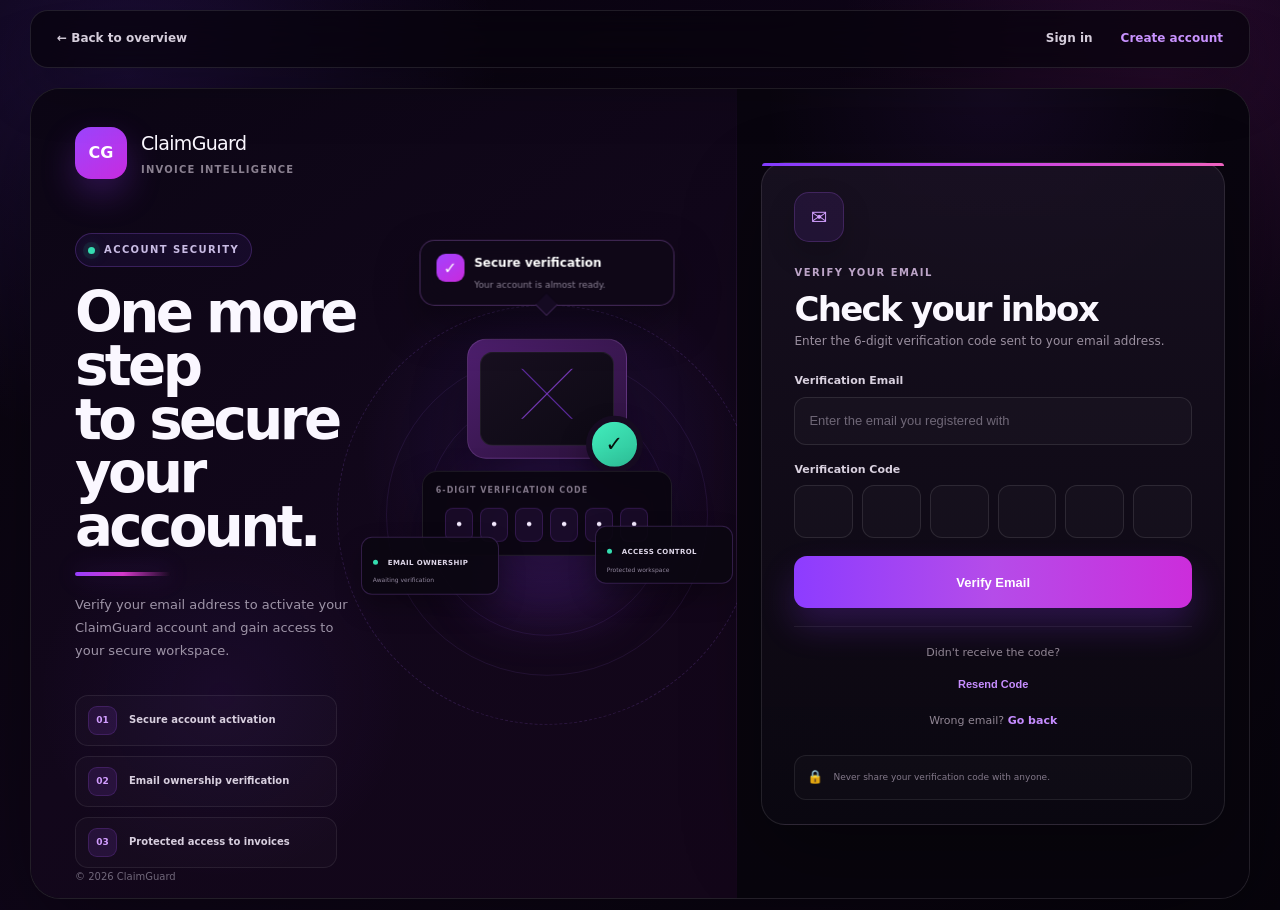
<file: frontend/verify-email.html>
<!DOCTYPE html>
<html lang="en">

<head>

    <meta charset="UTF-8">

    <meta
        name="viewport"
        content="width=device-width, initial-scale=1.0"
    >

    <title>Verify Email | ClaimGuard</title>

    <link
        rel="stylesheet"
        href="css/style.css"
    >

    <style>
        :root{
            --cg-black:#07040d;
            --cg-black-2:#0c0612;
            --cg-purple:#8e3cff;
            --cg-purple-2:#b34be8;
            --cg-pink:#d52fd0;
            --cg-green:#35ddb0;
            --cg-text:#faf7ff;
            --cg-muted:#a39aaa;
            --cg-dim:#756d7c;
            --cg-border:rgba(255,255,255,.10);
        }

        *{box-sizing:border-box}
        html,body{margin:0;min-height:100%}

        body.auth-page.verify-page{
            min-height:100vh;
            overflow-x:hidden;
            color:var(--cg-text);
            font-family:Inter,ui-sans-serif,system-ui,-apple-system,BlinkMacSystemFont,"Segoe UI",sans-serif;
            background:
                radial-gradient(circle at 10% 8%,rgba(121,61,255,.17),transparent 26%),
                radial-gradient(circle at 91% 8%,rgba(212,46,190,.13),transparent 23%),
                linear-gradient(135deg,#08040d 0%,#10061a 50%,#07040c 100%);
        }

        body.auth-page.verify-page::before{
            content:"";
            position:fixed;
            inset:0;
            pointer-events:none;
            opacity:.22;
            background:
                linear-gradient(rgba(255,255,255,.018) 1px,transparent 1px),
                linear-gradient(90deg,rgba(255,255,255,.014) 1px,transparent 1px);
            background-size:44px 44px;
        }

        .verify-topbar{
            width:min(1500px,calc(100vw - 60px));
            min-height:58px;
            margin:10px auto 0;
            padding:0 26px;
            display:flex;
            align-items:center;
            justify-content:space-between;
            position:relative;
            z-index:50;
            border:1px solid var(--cg-border);
            border-radius:18px;
            background:rgba(7,4,13,.74);
            backdrop-filter:blur(18px);
            box-shadow:0 20px 55px rgba(0,0,0,.22);
        }

        .verify-topbar a{
            color:#d6cedc;
            text-decoration:none;
            font-size:12px;
            font-weight:800;
            transition:.2s ease;
        }

        .verify-topbar a:hover{
            color:#fff;
            transform:translateY(-1px);
        }

        .verify-top-links{
            display:flex;
            align-items:center;
            gap:28px;
        }

        .verify-top-links .active{color:#c993ff}

        .verify-shell{
            width:min(1500px,calc(100vw - 60px));
            min-height:calc(100vh - 106px);
            margin:20px auto 28px;
            display:grid;
            grid-template-columns:minmax(0,58%) minmax(430px,42%);
            position:relative;
            overflow:hidden;
            border:1px solid var(--cg-border);
            border-radius:30px;
            background:#0a0610;
            box-shadow:0 30px 110px rgba(0,0,0,.42);
        }

        .verify-left{
            min-width:0;
            position:relative;
            overflow:hidden;
            padding:38px 44px 30px;
            background:
                radial-gradient(circle at 74% 45%,rgba(108,48,225,.15),transparent 28%),
                radial-gradient(circle at 27% 75%,rgba(112,46,218,.08),transparent 23%),
                linear-gradient(145deg,#0c0615 0%,#12071b 55%,#130619 100%);
        }

        .verify-left::after{
            content:"";
            position:absolute;
            top:0;
            right:0;
            bottom:0;
            width:1px;
            background:linear-gradient(180deg,transparent,rgba(195,115,255,.18),transparent);
        }

        .verify-brand{
            display:flex;
            align-items:center;
            gap:14px;
            position:relative;
            z-index:30;
        }

        .verify-brand-mark{
            width:52px;
            height:52px;
            border-radius:16px;
            display:grid;
            place-items:center;
            color:#fff;
            font-weight:900;
            background:linear-gradient(145deg,#9c45ff,#c72bdf);
            box-shadow:0 15px 34px rgba(153,56,255,.25);
        }

        .verify-brand-name{
            margin:0 0 3px;
            font-size:19px;
            letter-spacing:-.035em;
        }

        .verify-brand-sub{
            font-size:10px;
            letter-spacing:.12em;
            color:#8a8090;
            font-weight:800;
        }

        .verify-copy{
            width:47%;
            max-width:485px;
            margin-top:54px;
            position:relative;
            z-index:22;
        }

        .verify-kicker{
            display:inline-flex;
            align-items:center;
            gap:9px;
            padding:8px 12px;
            border:1px solid rgba(168,100,255,.24);
            border-radius:999px;
            color:#c9bce4;
            background:rgba(125,67,255,.08);
            font-size:10px;
            letter-spacing:.14em;
            font-weight:900;
        }

        .verify-kicker::before{
            content:"";
            width:7px;
            height:7px;
            border-radius:50%;
            background:var(--cg-green);
            box-shadow:
                0 0 0 5px rgba(56,223,177,.08),
                0 0 14px rgba(56,223,177,.38);
        }

        .verify-copy h1{
            margin:19px 0 18px;
            font-size:clamp(45px,4.4vw,70px);
            line-height:.95;
            letter-spacing:-.065em;
            font-weight:900;
        }

        .verify-copy h1::after{
            content:"";
            display:block;
            width:96px;
            height:4px;
            margin-top:19px;
            border-radius:99px;
            background:linear-gradient(90deg,#973eff,#d338ca,transparent);
            box-shadow:0 0 24px rgba(153,62,255,.30);
        }

        .verify-copy>p{
            margin:0;
            max-width:435px;
            color:#9e94a7;
            font-size:13px;
            line-height:1.75;
        }

        .verify-points{
            display:grid;
            gap:10px;
            width:min(90%,450px);
            margin-top:32px;
            position:relative;
            z-index:22;
        }

        .verify-point{
            display:flex;
            align-items:center;
            gap:12px;
            padding:10px 12px;
            border:1px solid rgba(255,255,255,.075);
            border-radius:13px;
            background:rgba(255,255,255,.018);
            transition:.22s ease;
        }

        .verify-point:hover{
            transform:translateX(5px);
            border-color:rgba(184,108,255,.25);
            background:rgba(160,75,255,.055);
        }

        .verify-point strong{
            width:29px;
            height:29px;
            border-radius:9px;
            display:grid;
            place-items:center;
            flex:0 0 auto;
            font-size:9px;
            color:#d29eff;
            background:rgba(152,64,255,.12);
            border:1px solid rgba(169,92,255,.18);
        }

        .verify-point span{
            color:#d8cfdf;
            font-size:10px;
            line-height:1.35;
            font-weight:800;
        }

        /* ---------- visual scene ---------- */

        .verify-scene{
            position:absolute;
            right:-1%;
            top:50%;
            width:56%;
            max-width:650px;
            height:540px;
            transform:translateY(-48%);
            pointer-events:none;
            z-index:10;
        }

        .verify-orbit{
            position:absolute;
            left:50%;
            top:52%;
            width:420px;
            height:420px;
            transform:translate(-50%,-50%);
            border:1px dashed rgba(170,106,255,.17);
            border-radius:50%;
        }

        .verify-orbit::before,
        .verify-orbit::after{
            content:"";
            position:absolute;
            left:50%;
            top:50%;
            transform:translate(-50%,-50%);
            border-radius:50%;
            border:1px solid rgba(170,106,255,.10);
        }

        .verify-orbit::before{width:320px;height:320px}
        .verify-orbit::after{width:240px;height:240px}

        .verify-glow{
            position:absolute;
            left:50%;
            top:57%;
            width:270px;
            height:190px;
            transform:translate(-50%,-50%);
            background:radial-gradient(circle,rgba(153,62,255,.25),transparent 70%);
            filter:blur(18px);
        }

        .verify-status{
            position:absolute;
            z-index:22;
            top:6px;
            left:50%;
            transform:translateX(-50%);
            min-width:255px;
            padding:13px 16px;
            border-radius:15px;
            border:1px solid rgba(203,130,255,.30);
            background:rgba(15,8,24,.94);
            backdrop-filter:blur(16px);
            box-shadow:0 18px 44px rgba(0,0,0,.34);
        }

        .verify-status::after{
            content:"";
            position:absolute;
            left:50%;
            bottom:-8px;
            width:15px;
            height:15px;
            transform:translateX(-50%) rotate(45deg);
            background:#150a22;
            border-right:1px solid rgba(203,130,255,.22);
            border-bottom:1px solid rgba(203,130,255,.22);
        }

        .verify-status-icon{
            float:left;
            width:28px;
            height:28px;
            margin-right:10px;
            border-radius:9px;
            display:grid;
            place-items:center;
            color:#fff;
            font-weight:900;
            background:linear-gradient(145deg,#a343ff,#c92bdd);
        }

        .verify-status-title{
            color:#fff;
            font-size:12px;
            font-weight:900;
        }

        .verify-status-sub{
            margin-top:4px;
            color:#8e8397;
            font-size:9px;
        }

        .verify-envelope{
            position:absolute;
            left:50%;
            top:105px;
            width:160px;
            height:120px;
            transform:translateX(-50%);
            border-radius:19px;
            background:linear-gradient(145deg,#4f1f70,#2a1239);
            border:1px solid rgba(223,165,255,.16);
            box-shadow:0 30px 55px rgba(0,0,0,.30);
            animation:envelopeFloat 4.6s ease-in-out infinite;
        }

        .verify-envelope::before{
            content:"";
            position:absolute;
            inset:12px;
            border-radius:13px;
            background:linear-gradient(145deg,#181020,#0d0914);
            border:1px solid rgba(255,255,255,.07);
        }

        .verify-envelope::after{
            content:"";
            position:absolute;
            left:28px;
            right:28px;
            top:29px;
            height:50px;
            background:linear-gradient(135deg,transparent 49%,#a34cff 50%,transparent 51%),
                       linear-gradient(225deg,transparent 49%,#7f38dc 50%,transparent 51%);
            opacity:.72;
        }

        @keyframes envelopeFloat{
            50%{transform:translate(-50%,-8px)}
        }

        .verify-seal{
            position:absolute;
            right:-17px;
            bottom:-15px;
            width:57px;
            height:57px;
            border-radius:50%;
            display:grid;
            place-items:center;
            color:#07110d;
            font-size:21px;
            background:linear-gradient(145deg,#42edbd,#2dbf97);
            border:6px solid #160b21;
            box-shadow:0 14px 28px rgba(0,0,0,.28);
            animation:sealPulse 2.4s ease-in-out infinite;
        }

        @keyframes sealPulse{
            50%{box-shadow:0 0 0 7px rgba(53,221,176,.07),0 14px 28px rgba(0,0,0,.28)}
        }

        .verify-code-card{
            position:absolute;
            left:50%;
            top:237px;
            transform:translateX(-50%);
            width:250px;
            padding:13px;
            border-radius:15px;
            border:1px solid rgba(255,255,255,.09);
            background:rgba(10,6,16,.92);
            backdrop-filter:blur(12px);
            box-shadow:0 20px 42px rgba(0,0,0,.30);
        }

        .verify-code-label{
            color:#817688;
            font-size:8px;
            font-weight:900;
            letter-spacing:.13em;
        }

        .verify-code-digits{
            display:flex;
            justify-content:center;
            gap:7px;
            margin-top:10px;
        }

        .verify-code-digits span{
            width:28px;
            height:34px;
            display:grid;
            place-items:center;
            border-radius:8px;
            color:#f4eaff;
            background:rgba(154,64,255,.09);
            border:1px solid rgba(175,91,255,.17);
            font-size:13px;
            font-weight:900;
        }

        .verify-mini-card{
            position:absolute;
            z-index:20;
            min-width:138px;
            padding:9px 11px;
            border-radius:11px;
            background:rgba(11,7,18,.93);
            border:1px solid rgba(182,109,255,.22);
            box-shadow:0 12px 26px rgba(0,0,0,.25);
        }

        .verify-mini-card.left{left:3%;top:56%}
        .verify-mini-card.right{right:3%;top:54%}

        .verify-mini-card .dot{
            display:inline-block;
            width:5px;
            height:5px;
            border-radius:50%;
            background:var(--cg-green);
            margin-right:5px;
        }

        .verify-mini-title{
            color:#ded6e8;
            font-size:7px;
            letter-spacing:.05em;
            font-weight:900;
        }

        .verify-mini-sub{
            margin-top:3px;
            color:#91869d;
            font-size:6px;
        }

        /* ---------- right side ---------- */

        .verify-right{
            min-width:0;
            min-height:100%;
            padding:30px 24px;
            display:flex;
            align-items:center;
            justify-content:center;
            background:
                radial-gradient(circle at 50% 0%,rgba(157,63,255,.08),transparent 27%),
                linear-gradient(180deg,#09050f,#08050d);
        }

        .verify-form{
            width:100%;
            max-width:650px;
            padding:29px 32px 24px;
            border:1px solid rgba(255,255,255,.10);
            border-radius:24px;
            background:linear-gradient(180deg,rgba(27,19,36,.78),rgba(11,8,17,.90));
            box-shadow:0 28px 80px rgba(0,0,0,.30);
            position:relative;
        }

        .verify-form::before{
            content:"";
            position:absolute;
            left:0;
            right:0;
            top:0;
            height:3px;
            border-radius:24px 24px 0 0;
            background:linear-gradient(90deg,#823cff,#c742e7,#ef62bf);
        }

        .verify-icon{
            width:50px;
            height:50px;
            margin-bottom:16px;
            display:grid;
            place-items:center;
            border-radius:15px;
            color:#d3a1ff;
            background:rgba(150,61,255,.10);
            border:1px solid rgba(185,108,255,.20);
            font-size:20px;
            box-shadow:0 12px 28px rgba(0,0,0,.18);
        }

        .verify-heading>span{
            color:#bda5c8;
            font-size:10px;
            font-weight:900;
            letter-spacing:.15em;
        }

        .verify-heading h2{
            margin:9px 0 5px;
            color:#fbf8ff;
            font-size:34px;
            line-height:1.03;
            letter-spacing:-.05em;
        }

        .verify-heading p{
            margin:0 0 21px;
            color:#9a8f9f;
            font-size:12px;
            line-height:1.55;
        }

        .verify-input-group{
            margin-bottom:16px;
        }

        .verify-input-group label,
        .otp-label{
            display:block;
            margin-bottom:7px;
            color:#d9d1df;
            font-size:11px;
            font-weight:800;
        }

        .verify-input-group input{
            width:100%;
            height:48px;
            border-radius:12px;
            border:1px solid rgba(255,255,255,.10);
            background:rgba(255,255,255,.025);
            color:#fff;
            padding:0 14px;
            outline:none;
            transition:.22s ease;
        }

        .verify-input-group input::placeholder{color:#6f6777}

        .verify-input-group input:hover{
            border-color:rgba(184,106,255,.18);
        }

        .verify-input-group input:focus{
            border-color:rgba(175,89,255,.56);
            box-shadow:0 0 0 4px rgba(161,63,255,.09);
            background:rgba(255,255,255,.035);
        }

        .otp-label{
            margin-top:2px;
        }

        .otp-container{
            display:grid;
            grid-template-columns:repeat(6,1fr);
            gap:9px;
            margin-bottom:18px;
        }

        .otp-input{
            width:100%;
            height:53px;
            text-align:center;
            border-radius:12px;
            border:1px solid rgba(255,255,255,.10);
            background:rgba(255,255,255,.025);
            color:#fff;
            font-size:19px;
            font-weight:900;
            outline:none;
            transition:.20s ease;
        }

        .otp-input:hover{
            border-color:rgba(184,106,255,.20);
            transform:translateY(-1px);
        }

        .otp-input:focus{
            border-color:rgba(175,89,255,.58);
            box-shadow:0 0 0 4px rgba(161,63,255,.09);
            transform:translateY(-2px);
        }

        .verify-submit{
            width:100%;
            height:52px;
            border:0;
            border-radius:13px;
            background:linear-gradient(90deg,#8d3cff,#b54ce9,#cc2ddb);
            color:#fff;
            font-size:13px;
            font-weight:900;
            cursor:pointer;
            box-shadow:0 18px 34px rgba(133,49,239,.24);
            transition:.22s ease;
        }

        .verify-submit:hover{
            transform:translateY(-2px);
            box-shadow:0 23px 42px rgba(145,50,255,.30);
        }

        #verificationMessage{
            min-height:0;
            margin:11px 0 0;
            color:#ff9fbd;
            font-size:11px;
        }

        .resend-section{
            margin-top:18px;
            padding-top:17px;
            border-top:1px solid rgba(255,255,255,.07);
            text-align:center;
        }

        .resend-section p{
            margin:0 0 8px;
            color:#918694;
            font-size:11px;
        }

        .resend-btn{
            border:0;
            padding:0;
            background:transparent;
            color:#c78eff;
            font-size:11px;
            font-weight:900;
            cursor:pointer;
            transition:.2s ease;
        }

        .resend-btn:hover{
            color:#fff;
            transform:translateY(-1px);
        }

        #resendTimer{
            margin-left:7px;
            color:#766d7c;
            font-size:10px;
        }

        .verify-signup{
            margin:17px 0 13px;
            text-align:center;
            color:#918694;
            font-size:11px;
        }

        .verify-signup a{
            color:#c58cff;
            text-decoration:none;
            font-weight:900;
        }

        .verify-signup a:hover{color:#fff}

        .verify-security{
            min-height:45px;
            padding:10px 12px;
            display:flex;
            align-items:center;
            gap:10px;
            border:1px solid rgba(255,255,255,.08);
            border-radius:12px;
            background:rgba(255,255,255,.018);
        }

        .verify-security>span{
            font-size:13px;
        }

        .verify-security p{
            margin:0;
            color:#827889;
            font-size:9px;
            line-height:1.35;
        }

        .verify-footer{
            position:absolute;
            left:44px;
            bottom:13px;
            color:#70677a;
            font-size:10px;
            z-index:30;
        }

        @media(max-width:1200px){
            .verify-shell{grid-template-columns:minmax(0,56%) minmax(430px,44%)}
            .verify-copy{width:50%}
            .verify-scene{width:59%;right:-4%}
            .verify-points{width:88%}
        }

        @media(max-width:980px){
            .verify-shell{
                width:min(94vw,780px);
                min-height:auto;
                grid-template-columns:1fr;
            }
            .verify-left{min-height:720px;padding:34px 30px}
            .verify-copy{width:54%}
            .verify-scene{width:58%;right:-2%;top:53%}
            .verify-right{padding:18px 16px 24px}
        }

        @media(max-width:720px){
            .verify-topbar,.verify-shell{width:94vw}
            .verify-topbar{min-height:52px;padding:0 16px}
            .verify-top-links{gap:14px}
            .verify-left{min-height:auto;padding:28px 22px 24px}
            .verify-copy{width:100%;margin-top:32px}
            .verify-copy h1{font-size:45px}
            .verify-points{width:100%}
            .verify-scene{
                position:relative;
                right:auto;
                top:auto;
                transform:none;
                width:100%;
                height:430px;
                margin-top:8px;
            }
            .verify-footer{position:static;margin-top:10px}
            .verify-form{padding:24px 18px 20px}
            .verify-heading h2{font-size:30px}
        }

        @media(max-width:460px){
            .otp-container{gap:6px}
            .otp-input{height:49px;font-size:16px}
            .verify-scene{height:380px}
            .verify-envelope{transform:translateX(-50%) scale(.88)}
            .verify-envelope{transform-origin:center}
            .verify-code-card{transform:translateX(-50%) scale(.90);transform-origin:center}
            .verify-orbit{width:290px;height:290px}
        }
    </style>

</head>

<body class="auth-page verify-page">

    <div class="verify-topbar">
        <a href="index.html">← Back to overview</a>
        <div class="verify-top-links">
            <a href="login.html">Sign in</a>
            <a class="active" href="register.html">Create account</a>
        </div>
    </div>

    <main class="verify-shell">

        <section class="verify-left">

            <div class="verify-brand">
                <div class="verify-brand-mark">CG</div>

                <div>
                    <div class="verify-brand-name">ClaimGuard</div>
                    <div class="verify-brand-sub">INVOICE INTELLIGENCE</div>
                </div>
            </div>

            <div class="verify-copy">

                <div class="verify-kicker">
                    ACCOUNT SECURITY
                </div>

                <h1>
                    One more step<br>
                    to secure your account.
                </h1>

                <p>
                    Verify your email address to activate
                    your ClaimGuard account and gain access
                    to your secure workspace.
                </p>

                <div class="verify-points">

                    <div class="verify-point">
                        <strong>01</strong>
                        <span>Secure account activation</span>
                    </div>

                    <div class="verify-point">
                        <strong>02</strong>
                        <span>Email ownership verification</span>
                    </div>

                    <div class="verify-point">
                        <strong>03</strong>
                        <span>Protected access to invoices</span>
                    </div>

                </div>

            </div>

            <!-- Animated visual scene -->
            <div class="verify-scene" aria-hidden="true">

                <div class="verify-orbit"></div>
                <div class="verify-glow"></div>

                <div class="verify-status">
                    <div class="verify-status-icon">✓</div>
                    <div class="verify-status-title">Secure verification</div>
                    <div class="verify-status-sub">Your account is almost ready.</div>
                </div>

                <div class="verify-envelope">
                    <div class="verify-seal">✓</div>
                </div>

                <div class="verify-code-card">
                    <div class="verify-code-label">6-DIGIT VERIFICATION CODE</div>
                    <div class="verify-code-digits">
                        <span>•</span>
                        <span>•</span>
                        <span>•</span>
                        <span>•</span>
                        <span>•</span>
                        <span>•</span>
                    </div>
                </div>

                <div class="verify-mini-card left">
                    <div>
                        <span class="dot"></span>
                        <span class="verify-mini-title">EMAIL OWNERSHIP</span>
                    </div>
                    <div class="verify-mini-sub">Awaiting verification</div>
                </div>

                <div class="verify-mini-card right">
                    <div>
                        <span class="dot"></span>
                        <span class="verify-mini-title">ACCESS CONTROL</span>
                    </div>
                    <div class="verify-mini-sub">Protected workspace</div>
                </div>

            </div>

            <div class="verify-footer">
                © 2026 ClaimGuard
            </div>

        </section>


        <section class="verify-right">

            <div class="verify-form">

                <div class="verify-icon">✉</div>

                <div class="verify-heading">

                    <span>
                        VERIFY YOUR EMAIL
                    </span>

                    <h2>
                        Check your inbox
                    </h2>

                    <p>
                        Enter the 6-digit verification code
                        sent to your email address.
                    </p>

                </div>


                <form id="verificationForm">

                    <div class="verify-input-group input-group">

                        <label for="verificationEmailInput">
                            Verification Email
                        </label>

                        <input
                            type="email"
                            id="verificationEmailInput"
                            placeholder="you@example.com"
                            autocomplete="email"
                            required
                        >

                    </div>


                    <label class="otp-label">
                        Verification Code
                    </label>

                    <div class="otp-container">

                        <input
                            type="text"
                            maxlength="1"
                            class="otp-input"
                            inputmode="numeric"
                            autocomplete="one-time-code"
                        >

                        <input
                            type="text"
                            maxlength="1"
                            class="otp-input"
                            inputmode="numeric"
                        >

                        <input
                            type="text"
                            maxlength="1"
                            class="otp-input"
                            inputmode="numeric"
                        >

                        <input
                            type="text"
                            maxlength="1"
                            class="otp-input"
                            inputmode="numeric"
                        >

                        <input
                            type="text"
                            maxlength="1"
                            class="otp-input"
                            inputmode="numeric"
                        >

                        <input
                            type="text"
                            maxlength="1"
                            class="otp-input"
                            inputmode="numeric"
                        >

                    </div>


                    <button
                        type="submit"
                        class="login-submit verify-submit"
                    >
                        Verify Email
                    </button>

                </form>


                <div
                    id="verificationMessage"
                    class="login-message"
                ></div>


                <div class="resend-section">

                    <p>
                        Didn't receive the code?
                    </p>

                    <button
                        type="button"
                        id="resendCodeBtn"
                        class="resend-btn"
                    >
                        Resend Code
                    </button>

                    <span id="resendTimer"></span>

                </div>


                <p class="signup-link verify-signup">

                    Wrong email?

                    <a href="register.html">
                        Go back
                    </a>

                </p>


                <div class="security-note verify-security">

                    <span>
                        🔒
                    </span>

                    <p>
                        Never share your verification
                        code with anyone.
                    </p>

                </div>

            </div>

        </section>

    </main>


    <script src="js/app.js"></script>

</body>

</html>
</file>
<file: frontend/css/style.css>
/* =========================================================
   CLAIMGUARD - GLOBAL STYLES
   ========================================================= */

* {
    margin: 0;
    padding: 0;
    box-sizing: border-box;
}

html {
    scroll-behavior: smooth;
}

body {
    font-family: Arial, Helvetica, sans-serif;
    background: #f7f9fc;
    color: #0f172a;
    line-height: 1.6;
}

a {
    text-decoration: none;
    color: inherit;
}

button,
a {
    transition: 0.25s ease;
}


/* =========================================================
   NAVBAR
   ========================================================= */

.navbar {
    width: 100%;
    display: flex;
    align-items: center;
    justify-content: space-between;
    padding: 18px 6%;
    background: rgba(255, 255, 255, 0.96);
    border-bottom: 1px solid #e5e7eb;
    position: sticky;
    top: 0;
    z-index: 1000;
    backdrop-filter: blur(10px);
}

.brand {
    display: flex;
    align-items: center;
    gap: 12px;
}

.brand-icon {
    width: 42px;
    height: 42px;
    border-radius: 12px;
    background: #2563eb;
    color: white;
    display: flex;
    justify-content: center;
    align-items: center;
    font-weight: 700;
    font-size: 15px;
}

.brand-text h2 {
    font-size: 18px;
    line-height: 1.1;
}

.brand-text span {
    font-size: 11px;
    color: #64748b;
}

.nav-links {
    display: flex;
    align-items: center;
    gap: 28px;
}

.nav-links a {
    font-size: 14px;
    color: #475569;
}

.nav-links a:hover {
    color: #2563eb;
}

.nav-links .nav-login {
    padding: 10px 18px;
    background: #0f172a;
    color: white;
    border-radius: 9px;
}

.nav-links .nav-login:hover {
    background: #2563eb;
}


/* =========================================================
   HERO
   ========================================================= */

.hero {
    min-height: 720px;
    padding: 90px 6%;
    display: grid;
    grid-template-columns: 1.05fr 0.95fr;
    gap: 60px;
    align-items: center;
    background:
        radial-gradient(circle at 80% 20%, #dbeafe 0%, transparent 28%),
        linear-gradient(180deg, #ffffff 0%, #f7f9fc 100%);
}

.hero-content {
    max-width: 680px;
}

.badge {
    display: inline-block;
    padding: 7px 13px;
    background: #eff6ff;
    color: #2563eb;
    border: 1px solid #dbeafe;
    border-radius: 30px;
    font-size: 12px;
    font-weight: 700;
    letter-spacing: 0.3px;
    margin-bottom: 22px;
}

.hero h1 {
    font-size: clamp(42px, 5vw, 68px);
    line-height: 1.05;
    letter-spacing: -2px;
    margin-bottom: 24px;
}

.hero h1 span {
    display: block;
    color: #2563eb;
}

.hero-content > p {
    font-size: 17px;
    color: #64748b;
    max-width: 630px;
    margin-bottom: 32px;
}

.hero-buttons {
    display: flex;
    align-items: center;
    gap: 14px;
    margin-bottom: 42px;
}

.btn-primary,
.btn-secondary {
    display: inline-flex;
    justify-content: center;
    align-items: center;
    min-height: 48px;
    padding: 0 21px;
    border-radius: 10px;
    font-size: 14px;
    font-weight: 700;
}

.btn-primary {
    background: #2563eb;
    color: white;
}

.btn-primary:hover {
    background: #1d4ed8;
    transform: translateY(-2px);
}

.btn-secondary {
    border: 1px solid #cbd5e1;
    background: white;
    color: #0f172a;
}

.btn-secondary:hover {
    border-color: #2563eb;
    color: #2563eb;
}

.trust-row {
    display: flex;
    gap: 38px;
}

.trust-row div {
    display: flex;
    flex-direction: column;
}

.trust-row strong {
    font-size: 14px;
}

.trust-row span {
    color: #64748b;
    font-size: 12px;
}


/* =========================================================
   DASHBOARD PREVIEW
   ========================================================= */

.dashboard-preview {
    background: #ffffff;
    border: 1px solid #e2e8f0;
    border-radius: 22px;
    padding: 24px;
    box-shadow: 0 25px 60px rgba(15, 23, 42, 0.12);
}

.preview-header {
    display: flex;
    justify-content: space-between;
    align-items: center;
    gap: 15px;
    margin-bottom: 24px;
}

.small-label {
    display: block;
    font-size: 11px;
    color: #94a3b8;
    margin-bottom: 3px;
}

.preview-header h3 {
    font-size: 22px;
}

.status-badge {
    padding: 7px 11px;
    border-radius: 30px;
    background: #fff7ed;
    color: #c2410c;
    font-size: 11px;
    font-weight: 700;
}

.price-card {
    display: grid;
    grid-template-columns: repeat(3, 1fr);
    gap: 12px;
    margin-bottom: 14px;
}

.price-card > div {
    padding: 17px;
    border: 1px solid #e2e8f0;
    border-radius: 13px;
    background: #f8fafc;
}

.price-card span,
.variance-box span {
    display: block;
    color: #64748b;
    font-size: 11px;
    margin-bottom: 5px;
}

.price-card strong {
    font-size: 19px;
}

.variance-box {
    display: grid;
    grid-template-columns: 1fr 1fr;
    gap: 12px;
    margin-bottom: 14px;
}

.variance-box > div {
    padding: 17px;
    border-radius: 13px;
    background: #eff6ff;
    border: 1px solid #dbeafe;
}

.variance-box strong {
    font-size: 20px;
    color: #2563eb;
}

.risk-box {
    padding: 20px;
    border-radius: 15px;
    background: #0f172a;
    color: white;
    display: flex;
    justify-content: space-between;
    gap: 15px;
    align-items: center;
}

.risk-score {
    display: flex;
    flex-direction: column;
}

.risk-score span {
    font-size: 11px;
    color: #94a3b8;
}

.risk-score strong {
    font-size: 42px;
    line-height: 1.05;
}

.risk-score small {
    color: #94a3b8;
    margin-top: 2px;
}

.risk-details {
    display: flex;
    flex-direction: column;
    align-items: flex-end;
    gap: 6px;
}

.risk-details span {
    font-size: 11px;
    padding: 5px 9px;
    background: #1e293b;
    border-radius: 20px;
    color: #cbd5e1;
}


/* =========================================================
   SECTIONS
   ========================================================= */

.section {
    padding: 100px 6%;
}

.section-heading {
    margin-bottom: 45px;
}

.section-heading > span,
.security-content > span {
    font-size: 11px;
    letter-spacing: 1.5px;
    font-weight: 700;
    color: #2563eb;
}

.section-heading h2 {
    font-size: clamp(34px, 4vw, 50px);
    line-height: 1.1;
    margin-top: 9px;
    letter-spacing: -1px;
}

.section-heading.center {
    text-align: center;
}

.section-heading.center p {
    margin: 15px auto 0;
    max-width: 600px;
    color: #64748b;
}


/* =========================================================
   FEATURE CARDS
   ========================================================= */

.feature-grid {
    display: grid;
    grid-template-columns: repeat(4, 1fr);
    gap: 18px;
}

.feature-card {
    background: white;
    border: 1px solid #e2e8f0;
    padding: 28px;
    border-radius: 16px;
    min-height: 245px;
    transition: 0.25s ease;
}

.feature-card:hover {
    transform: translateY(-5px);
    box-shadow: 0 20px 35px rgba(15, 23, 42, 0.08);
    border-color: #bfdbfe;
}

.feature-number {
    color: #2563eb;
    font-weight: 700;
    font-size: 13px;
    margin-bottom: 30px;
}

.feature-card h3 {
    font-size: 19px;
    margin-bottom: 10px;
}

.feature-card p {
    color: #64748b;
    font-size: 13px;
}


/* =========================================================
   WORKFLOW
   ========================================================= */

.workflow-section {
    background: #ffffff;
}

.workflow {
    display: flex;
    align-items: flex-start;
    justify-content: center;
    gap: 12px;
    max-width: 1250px;
    margin: 0 auto;
}

.workflow-step {
    width: 150px;
    text-align: center;
}

.workflow-step > span {
    width: 42px;
    height: 42px;
    margin: 0 auto 15px;
    background: #eff6ff;
    color: #2563eb;
    border: 1px solid #bfdbfe;
    border-radius: 50%;
    display: flex;
    align-items: center;
    justify-content: center;
    font-size: 12px;
    font-weight: 700;
}

.workflow-step h3 {
    font-size: 14px;
    margin-bottom: 7px;
}

.workflow-step p {
    font-size: 11px;
    color: #64748b;
}

.workflow-line {
    width: 35px;
    height: 1px;
    background: #cbd5e1;
    margin-top: 21px;
}


/* =========================================================
   SECURITY
   ========================================================= */

.security-section {
    background: #0f172a;
    color: white;
}

.security-content {
    max-width: 850px;
}

.security-content h2 {
    font-size: clamp(35px, 4vw, 52px);
    line-height: 1.08;
    margin: 12px 0 20px;
    letter-spacing: -1px;
}

.security-content > p {
    max-width: 670px;
    color: #cbd5e1;
    font-size: 15px;
}

.security-points {
    display: grid;
    grid-template-columns: repeat(3, 1fr);
    gap: 15px;
    margin-top: 38px;
}

.security-points div {
    border: 1px solid #334155;
    border-radius: 14px;
    padding: 20px;
    background: #111c31;
}

.security-points strong {
    display: block;
    margin-bottom: 7px;
    font-size: 14px;
}

.security-points span {
    color: #94a3b8;
    font-size: 12px;
}


/* =========================================================
   FOOTER
   ========================================================= */

footer {
    background: #020617;
    color: #94a3b8;
    padding: 38px 6%;
}

.footer-brand {
    color: white;
    font-size: 20px;
    font-weight: 700;
    margin-bottom: 5px;
}

footer p {
    font-size: 13px;
    margin-bottom: 15px;
}

footer span {
    font-size: 11px;
}


/* =========================================================
   RESPONSIVE
   ========================================================= */

@media (max-width: 1000px) {

    .hero {
        grid-template-columns: 1fr;
        padding-top: 65px;
    }

    .feature-grid {
        grid-template-columns: repeat(2, 1fr);
    }

    .workflow {
        flex-wrap: wrap;
    }

    .workflow-line {
        display: none;
    }
}


@media (max-width: 700px) {

    .navbar {
        padding: 15px 5%;
    }

    .nav-links {
        gap: 12px;
    }

    .nav-links a:not(.nav-login) {
        display: none;
    }

    .hero,
    .section {
        padding-left: 5%;
        padding-right: 5%;
    }

    .hero h1 {
        font-size: 43px;
    }

    .hero-buttons {
        flex-direction: column;
        align-items: stretch;
    }

    .trust-row {
        gap: 18px;
        flex-wrap: wrap;
    }

    .price-card {
        grid-template-columns: 1fr;
    }

    .variance-box {
        grid-template-columns: 1fr;
    }

    .risk-box {
        flex-direction: column;
        align-items: flex-start;
    }

    .risk-details {
        align-items: flex-start;
    }

    .feature-grid {
        grid-template-columns: 1fr;
    }

    .security-points {
        grid-template-columns: 1fr;
    }
}
/* =========================================================
   ROLE THEMES & DASHBOARD HEADER BANNERS
   ========================================================= */

body.theme-user,
body.theme-reviewer,
body.theme-admin {
    background: #f7f9fc;
}

.role-banner {
    position: relative;
    overflow: hidden;
    margin: 0 auto 22px;
    padding: 28px 30px;
    border-radius: 22px;
    border: 1px solid rgba(15, 23, 42, 0.06);
    box-shadow: 0 18px 45px rgba(15, 23, 42, 0.08);
}

.role-banner::before {
    content: "";
    position: absolute;
    inset: 0;
    background: linear-gradient(120deg, rgba(255,255,255,0.22), transparent 48%);
    pointer-events: none;
}

.theme-user .role-banner {
    background: linear-gradient(135deg, #e0f2fe 0%, #dbeafe 36%, #f8fafc 100%);
    border-color: rgba(37, 99, 235, 0.18);
}

.theme-reviewer .role-banner {
    background: linear-gradient(135deg, #f3e8ff 0%, #ede9fe 38%, #f8fafc 100%);
    border-color: rgba(109, 40, 217, 0.18);
}

.theme-admin .role-banner {
    background: linear-gradient(135deg, #fee2e2 0%, #fecaca 38%, #f8fafc 100%);
    border-color: rgba(220, 38, 38, 0.16);
}

.role-banner-inner {
    position: relative;
    z-index: 1;
    display: flex;
    align-items: center;
    justify-content: space-between;
    gap: 18px;
    flex-wrap: wrap;
}

.role-banner-copy {
    max-width: 680px;
}

.role-banner-label {
    display: inline-block;
    margin-bottom: 10px;
    padding: 7px 11px;
    border-radius: 999px;
    font-size: 10px;
    font-weight: 800;
    letter-spacing: 1.2px;
    text-transform: uppercase;
    background: rgba(15, 23, 42, 0.06);
    backdrop-filter: blur(6px);
}

.theme-user .role-banner-label {
    color: #1d4ed8;
}

.theme-reviewer .role-banner-label {
    color: #6d28d9;
}

.theme-admin .role-banner-label {
    color: #b91c1c;
}

.role-banner h1,
.role-banner h2 {
    margin: 0 0 6px;
    font-size: clamp(28px, 3vw, 44px);
    letter-spacing: -1.3px;
    line-height: 1.05;
}

.role-banner p {
    color: rgba(15, 23, 42, 0.72);
    margin: 0;
    line-height: 1.65;
}

.role-banner-actions {
    display: flex;
    align-items: center;
    gap: 10px;
    flex-wrap: wrap;
}

.role-nav {
    display: flex;
    flex-wrap: wrap;
    align-items: center;
    gap: 10px;
    margin-top: 16px;
}

.role-nav a,
.role-nav button,
.inline-action {
    display: inline-flex;
    align-items: center;
    justify-content: center;
    min-height: 38px;
    padding: 0 14px;
    border: 1px solid rgba(148, 163, 184, 0.3);
    border-radius: 10px;
    background: rgba(255, 255, 255, 0.78);
    color: #0f172a;
    font-size: 11px;
    font-weight: 800;
    letter-spacing: 0.04em;
    text-transform: uppercase;
    cursor: pointer;
}

.role-nav a:hover,
.role-nav button:hover,
.inline-action:hover {
    transform: translateY(-1px);
    border-color: rgba(37, 99, 235, 0.35);
}

.search-box {
    display: flex;
    align-items: center;
    gap: 10px;
    min-width: min(280px, 100%);
    padding: 0 14px;
    min-height: 42px;
    background: rgba(255, 255, 255, 0.9);
    border: 1px solid rgba(148, 163, 184, 0.28);
    border-radius: 12px;
}

.search-box input {
    flex: 1;
    min-width: 0;
    border: none;
    background: transparent;
    font-size: 13px;
    color: #0f172a;
    outline: none;
}

.search-box span {
    font-size: 15px;
    opacity: 0.7;
}

.notification-pill {
    display: inline-flex;
    align-items: center;
    justify-content: center;
    min-width: 28px;
    height: 28px;
    padding: 0 8px;
    border-radius: 999px;
    background: rgba(15, 23, 42, 0.9);
    color: white;
    font-size: 11px;
    font-weight: 800;
}

.theme-user .notification-pill {
    background: #1d4ed8;
}

.theme-reviewer .notification-pill {
    background: #7c3aed;
}

.theme-admin .notification-pill {
    background: #dc2626;
}

.nav-utility {
    display: flex;
    align-items: center;
    justify-content: center;
    gap: 10px;
    flex-wrap: wrap;
}

.back-link {
    display: inline-flex;
    align-items: center;
    gap: 8px;
    color: #475569;
    font-size: 12px;
    font-weight: 700;
}

.back-link:hover {
    color: #1d4ed8;
}

.auth-brand-panel--red {
    background: radial-gradient(circle at 70% 20%, rgba(239,68,68,0.24), transparent 24%), linear-gradient(180deg, #7f1d1d 0%, #1f2937 100%);
}

.auth-brand-panel--purple {
    background: radial-gradient(circle at 70% 20%, rgba(168,85,247,0.22), transparent 24%), linear-gradient(180deg, #4c1d95 0%, #111827 100%);
}

.auth-brand-panel--blue {
    background: radial-gradient(circle at 70% 20%, rgba(96,165,250,0.22), transparent 24%), linear-gradient(180deg, #1d4ed8 0%, #0f172a 100%);
}

/* =========================================================
   AUTHENTICATION PAGES
   ========================================================= */

.auth-page {
    min-height: 100vh;
    background: #f8fafc;
}

.auth-container {
    min-height: 100vh;
    display: grid;
    grid-template-columns: 45% 55%;
}


/* LEFT PANEL */

.auth-brand-panel {
    position: relative;
    padding: 50px 8%;
    background:
        radial-gradient(circle at 70% 20%, #1d4ed8 0%, transparent 28%),
        #0f172a;
    color: white;
    display: flex;
    flex-direction: column;
    justify-content: space-between;
}

.auth-brand {
    display: flex;
    align-items: center;
    gap: 12px;
}

.auth-brand .brand-icon {
    background: #2563eb;
}

.auth-brand h2 {
    font-size: 19px;
}

.auth-brand span {
    font-size: 11px;
    color: #94a3b8;
}

.auth-message {
    max-width: 520px;
}

.auth-label {
    color: #60a5fa;
    font-size: 11px;
    font-weight: 700;
    letter-spacing: 1.5px;
}

.auth-message h1 {
    font-size: clamp(40px, 4vw, 60px);
    line-height: 1.05;
    letter-spacing: -2px;
    margin: 16px 0 22px;
}

.auth-message > p {
    color: #cbd5e1;
    max-width: 510px;
    font-size: 15px;
}

.auth-features {
    display: grid;
    gap: 13px;
    margin-top: 38px;
}

.auth-features div {
    display: flex;
    align-items: center;
    gap: 15px;
}

.auth-features strong {
    width: 35px;
    color: #60a5fa;
    font-size: 12px;
}

.auth-features span {
    color: #cbd5e1;
    font-size: 13px;
}

.auth-footer {
    color: #64748b;
    font-size: 11px;
}


/* RIGHT PANEL */

.auth-form-panel {
    min-height: 100vh;
    background: #ffffff;
    display: flex;
    justify-content: center;
    align-items: center;
    padding: 50px;
}

.auth-form-box {
    width: 100%;
    max-width: 440px;
}

.mobile-brand {
    display: none;
}

.form-heading {
    margin-bottom: 28px;
}

.form-heading > span {
    color: #2563eb;
    font-size: 11px;
    font-weight: 700;
    letter-spacing: 1.5px;
}

.form-heading h2 {
    font-size: 32px;
    letter-spacing: -1px;
    margin: 8px 0 8px;
}

.form-heading p {
    color: #64748b;
    font-size: 13px;
}


/* GOOGLE */

.google-btn {
    width: 100%;
    min-height: 48px;
    border: 1px solid #dbe2ea;
    background: white;
    border-radius: 10px;
    display: flex;
    justify-content: center;
    align-items: center;
    gap: 12px;
    font-size: 14px;
    font-weight: 700;
    cursor: pointer;
}

.google-btn:hover {
    background: #f8fafc;
    border-color: #94a3b8;
}

.google-icon {
    width: 20px;
    height: 20px;
    border-radius: 50%;
    display: inline-flex;
    align-items: center;
    justify-content: center;
    font-weight: 700;
    color: #4285f4;
}


/* DIVIDER */

.divider {
    display: flex;
    align-items: center;
    gap: 12px;
    margin: 24px 0;
}

.divider::before,
.divider::after {
    content: "";
    flex: 1;
    height: 1px;
    background: #e2e8f0;
}

.divider span {
    color: #94a3b8;
    font-size: 10px;
    font-weight: 700;
}


/* INPUTS */

.input-group {
    margin-bottom: 19px;
}

.input-group label,
.password-label label {
    display: block;
    margin-bottom: 7px;
    font-size: 12px;
    font-weight: 700;
    color: #334155;
}

.input-group input {
    width: 100%;
    min-height: 47px;
    padding: 0 14px;
    border: 1px solid #dbe2ea;
    border-radius: 9px;
    outline: none;
    font-size: 13px;
    color: #0f172a;
    background: white;
}

.input-group input:focus {
    border-color: #2563eb;
    box-shadow: 0 0 0 3px rgba(37, 99, 235, 0.08);
}

.password-label {
    display: flex;
    justify-content: space-between;
    align-items: center;
}

.password-label a {
    color: #2563eb;
    font-size: 11px;
    font-weight: 700;
}

.password-wrapper {
    position: relative;
}

.password-wrapper input {
    padding-right: 65px;
}

.password-toggle {
    position: absolute;
    right: 11px;
    top: 50%;
    transform: translateY(-50%);
    border: none;
    background: transparent;
    color: #2563eb;
    cursor: pointer;
    font-size: 11px;
    font-weight: 700;
}


/* REMEMBER */

.remember-row {
    margin: 2px 0 22px;
}

.remember-check {
    display: flex;
    align-items: center;
    gap: 8px;
    color: #64748b;
    font-size: 12px;
}

.remember-check input {
    accent-color: #2563eb;
}


/* LOGIN BUTTON */

.login-submit {
    width: 100%;
    min-height: 49px;
    border: none;
    border-radius: 10px;
    background: #2563eb;
    color: white;
    font-size: 14px;
    font-weight: 700;
    cursor: pointer;
}

.login-submit:hover {
    background: #1d4ed8;
    transform: translateY(-1px);
}


/* MESSAGE */

.login-message {
    display: none;
    margin-top: 15px;
    padding: 10px 12px;
    border-radius: 8px;
    background: #eff6ff;
    color: #1d4ed8;
    font-size: 12px;
}


/* SIGNUP */

.signup-link {
    text-align: center;
    color: #64748b;
    font-size: 12px;
    margin-top: 24px;
}

.signup-link a {
    color: #2563eb;
    font-weight: 700;
}


/* SECURITY */

.security-note {
    display: flex;
    align-items: flex-start;
    gap: 10px;
    margin-top: 25px;
    padding: 13px;
    border-radius: 9px;
    background: #f8fafc;
    border: 1px solid #e2e8f0;
}

.security-note span {
    font-size: 13px;
}

.security-note p {
    margin: 0;
    font-size: 10px;
    line-height: 1.5;
    color: #64748b;
}


/* AUTH RESPONSIVE */

@media (max-width: 900px) {

    .auth-container {
        grid-template-columns: 1fr;
    }

    .auth-brand-panel {
        display: none;
    }

    .auth-form-panel {
        padding: 35px 20px;
    }

    .mobile-brand {
        display: flex;
        align-items: center;
        gap: 10px;
        margin-bottom: 45px;
    }

    .mobile-brand .brand-icon {
        width: 38px;
        height: 38px;
    }

    .mobile-brand h2 {
        font-size: 17px;
    }

    .mobile-brand span {
        font-size: 10px;
        color: #64748b;
    }
}
/* =========================================================
   REGISTER PAGE
   ========================================================= */

#registerForm .remember-row {
    margin-top: 4px;
}

#registerForm .remember-check {
    align-items: flex-start;
}

#registerForm .remember-check input {
    margin-top: 3px;
}

#registerMessage {
    margin-bottom: 10px;
}
/* =========================================================
   EMAIL VERIFICATION / OTP
   ========================================================= */

.verification-icon {
    width: 58px;
    height: 58px;
    margin-bottom: 24px;
    border-radius: 16px;
    background: #eff6ff;
    border: 1px solid #dbeafe;
    color: #2563eb;
    display: flex;
    align-items: center;
    justify-content: center;
    font-size: 25px;
}

.verification-heading {
    margin-bottom: 28px;
}

.verification-heading p {
    margin-bottom: 2px;
}

.verification-heading > strong {
    display: block;
    color: #2563eb;
    font-size: 13px;
    word-break: break-word;
}

.otp-label {
    display: block;
    margin-bottom: 9px;
    font-size: 12px;
    font-weight: 700;
    color: #334155;
}

.otp-container {
    display: grid;
    grid-template-columns: repeat(6, 1fr);
    gap: 9px;
    margin-bottom: 24px;
}

.otp-input {
    width: 100%;
    height: 56px;
    border: 1px solid #dbe2ea;
    border-radius: 10px;
    outline: none;
    text-align: center;
    font-size: 21px;
    font-weight: 700;
    color: #0f172a;
    background: white;
}

.otp-input:focus {
    border-color: #2563eb;
    box-shadow: 0 0 0 3px rgba(37, 99, 235, 0.08);
}

.resend-section {
    text-align: center;
    margin-top: 23px;
}

.resend-section p {
    margin: 0 0 5px;
    color: #64748b;
    font-size: 12px;
}

.resend-btn {
    border: none;
    background: transparent;
    color: #2563eb;
    font-size: 12px;
    font-weight: 700;
    cursor: pointer;
    padding: 0;
}

.resend-btn:hover {
    text-decoration: underline;
}

#resendTimer {
    display: block;
    margin-top: 7px;
    color: #94a3b8;
    font-size: 11px;
}

@media (max-width: 500px) {

    .otp-container {
        gap: 6px;
    }

    .otp-input {
        height: 50px;
        font-size: 18px;
    }
}
/* =========================================================
   USER DASHBOARD
   ========================================================= */

.dashboard-page {
    min-height: calc(100vh - 80px);
    padding: 60px 6%;
    background: #f7f9fc;
}

.dashboard-header {
    display: flex;
    justify-content: space-between;
    align-items: flex-end;
    gap: 30px;
    margin-bottom: 40px;
}

.dashboard-header h1 {
    font-size: clamp(34px, 4vw, 48px);
    line-height: 1.1;
    letter-spacing: -1.5px;
    margin: 9px 0 13px;
}

.dashboard-header h1 span {
    color: #2563eb;
}

.dashboard-header p {
    color: #64748b;
    max-width: 650px;
}

.dashboard-stats {
    display: grid;
    grid-template-columns: repeat(4, 1fr);
    gap: 16px;
    margin-bottom: 25px;
}

.dashboard-stat-card {
    background: white;
    border: 1px solid #e2e8f0;
    border-radius: 14px;
    padding: 23px;
}

.dashboard-stat-card span {
    display: block;
    color: #64748b;
    font-size: 12px;
    margin-bottom: 8px;
}

.dashboard-stat-card strong {
    font-size: 30px;
}

.dashboard-content {
    display: grid;
    grid-template-columns: 1.5fr 0.8fr;
    gap: 20px;
}

.dashboard-panel {
    background: white;
    border: 1px solid #e2e8f0;
    border-radius: 16px;
    min-height: 320px;
}

.panel-header {
    padding: 23px;
    border-bottom: 1px solid #e2e8f0;
}

.panel-header span {
    color: #2563eb;
    font-size: 10px;
    font-weight: 700;
    letter-spacing: 1.4px;
}

.panel-header h2 {
    margin-top: 6px;
    font-size: 20px;
}

.empty-state {
    min-height: 230px;
    padding: 35px;
    display: flex;
    flex-direction: column;
    justify-content: center;
    align-items: center;
    text-align: center;
}

.empty-state h3 {
    font-size: 19px;
    margin-bottom: 7px;
}

.empty-state p {
    max-width: 380px;
    color: #64748b;
    font-size: 13px;
    margin-bottom: 20px;
}

.empty-state.small {
    min-height: 180px;
}

@media (max-width: 900px) {

    .dashboard-header {
        align-items: flex-start;
        flex-direction: column;
    }

    .dashboard-stats {
        grid-template-columns: repeat(2, 1fr);
    }

    .dashboard-content {
        grid-template-columns: 1fr;
    }
}

@media (max-width: 500px) {

    .dashboard-page {
        padding: 35px 5%;
    }

    .dashboard-stats {
        grid-template-columns: 1fr;
    }
}
/* =========================================================
   PASSWORD RECOVERY
   ========================================================= */

#forgotPasswordMessage,
#resetPasswordMessage {
    margin-bottom: 12px;
}

#resetPasswordForm .otp-container {
    margin-bottom: 22px;
}

#resetPasswordForm .input-group {
    margin-bottom: 18px;
}

:is(a, button, input, select, textarea):focus-visible {
    outline: 3px solid #1d4ed8;
    outline-offset: 3px;
}

@media (prefers-reduced-motion: reduce) {

    html {
        scroll-behavior: auto;
    }

    *,
    *::before,
    *::after {
        animation-duration: 0.01ms !important;
        animation-iteration-count: 1 !important;
        scroll-behavior: auto !important;
        transition-duration: 0.01ms !important;
    }
}
</file>
